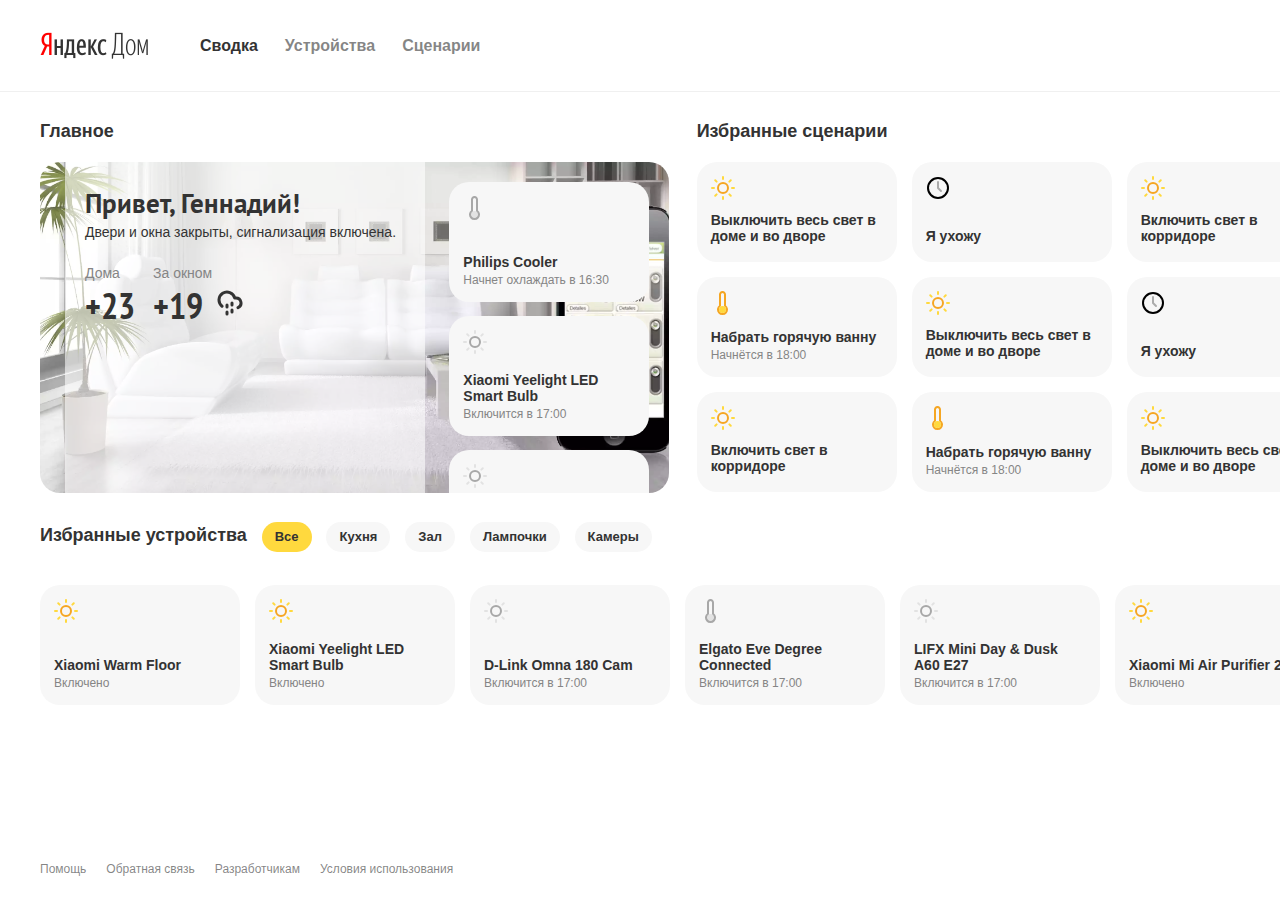
<file: index.html>
<!doctype html>
<html>
<head>
    <meta charset="utf-8">
    <title>Smarthome</title>
    <link rel="shortcut icon" href="favicon.ico"  type="image/x-icon">
    <link rel="preload" as="image" href="./assets/logo.png">
    <link rel="preload" as="image" href="./assets/sh.webp">
    <link rel="preload" as="image" href="./assets/cloud-drizzle.svg">
    <link rel="preload" as="image" href="./assets/panel__icon_clock.svg">
    <link rel="preload" as="image" href="./assets/panel__icon_light_off.svg">
    <link rel="preload" as="image" href="./assets/panel__icon_light_on.svg">
    <link rel="preload" as="image" href="./assets/panel__icon_temp_off.svg">
    <link rel="preload" as="image" href="./assets/panel__icon_temp_on.svg">
    <link rel="preload" href="./fonts/subset-PTSans-Bold.woff2" as="font" type="font/woff2" crossorigin>
    <link rel="preload" href="./fonts/subset-PTSans-NarrowBold.woff2" as="font" type="font/woff2" crossorigin>
    <script src="s.js" async></script>
    <style type="text/css">
    *{box-sizing:border-box}html{font-size:100%;-webkit-text-size-adjust:100%;height:100%}a{color:#2c3e50;text-decoration:none}label{display:block;margin-bottom:5px}article,aside,details,figcaption,figure,footer,header,hgroup,nav,section{display:block}button,input,select,textarea{margin:0;font-size:100%;vertical-align:middle}button,input{line-height:normal}button,html input[type='button'],input[type='reset'],input[type='submit']{cursor:pointer;-webkit-appearance:button}label,select,button,input[type='button'],input[type='reset'],input[type='submit'],input[type='radio'],input[type='checkbox']{cursor:pointer}label,input,button,select,textarea{font-size:15px;font-weight:400;line-height:20px}input,button,select,textarea{font-family:'PT Sans','Helvetica Neue',Helvetica,Arial,sans-serif}input,textarea,.uneditable-input{width:206px}input[type='radio'],input[type='checkbox']{margin:4px 0 0;line-height:normal}input[type='file'],input[type='image'],input[type='submit'],input[type='reset'],input[type='button'],input[type='radio'],input[type='checkbox']{width:auto}.link,.link:active,.link:visited{color:rgba(51,51,51,.6)}.link{text-decoration:none}.link_active,.link:hover{color:inherit}
    </style>
</head>
<style>.page{background-color: #fff;height:100%;font:14px Arial,sans-serif;color:#333;line-height:1.143;margin:0 auto;padding:0;width:1366px}</style>
<body class="page">
    <style>.page__wrapper{display:flex;flex-direction:column;height:100%}</style>
    <div class="page__wrapper">
        <style>.page__wrapper-content{flex:1 0 auto}</style>
        <div class="page__wrapper-content">
            <style>.header{width:100%;height:92px;padding:0 40px;border-bottom:1px solid #f0f0f0;display:flex;align-items:center;background:#fff}.logo{display:inline-block;width:108px;height:27px;position:relative;background-image:url(./assets/logo.png);background-repeat:no-repeat;background-position:left top;background-size:cover}.logo__ya{display:block;position:absolute;z-index:10;outline:0;height:100%;width:69px;left:0;top:0}.logo__ya-sub{display:block;position:absolute;z-index:5;outline:0;height:100%;width:100%;left:0;top:0}.menu{margin-left:52px}.menu__item{margin-right:27px;font-size:16px;font-weight:700;line-height:20px}.menu__list{display:flex;justify-content:flex-start;list-style:none;padding:0;margin:0}
                </style>
            <header class="header">
                <div class="logo header__logo">
                    <a href="yandex.ru" class="link logo__ya"></a>
                    <a href="#" class="link logo__ya-sub"></a>
                </div>
                <nav class="menu">
                    <ul class="menu__list">
                        <li class="menu__item">
                            <a href="#" class="link menu__link link_active">Сводка</a>
                        </li>
                        <li class="menu__item">
                            <a href="#" class="link menu__link">Устройства</a>
                        </li>
                        <li class="menu__item">
                            <a href="#" class="link menu__link">Сценарии</a>
                        </li>
                    </ul>
                </nav>
            </header>
            <style>.content{width:100%;display:flex;flex-wrap:wrap;justify-content:space-between;padding-top:29px}.content__item{width:100%;margin-bottom:29px;position:relative}.content__item_half{width:49%}.content__item_main{padding-left:40px}.content__item_scenarios{padding-right:40px}.content__item-header{font-size:18px;font-weight:700;margin-bottom:20px}.content__item-header_devices{padding-left:40px;display:inline-block;margin-right:11px}</style>
            <main class="content">
                <div class="content__item content__item_half content__item_main">
                    <div class="content__item-header">Главное</div>
                    <style>.main{height:331px;border-radius:20px;padding:0 20px 0 25px;display:flex;justify-content:space-between;background:url(assets/sh.webp) center center/cover no-repeat}</style>
                    <section class="main">
                        <style>.main__info{width:61.585%;padding-top:20px;padding-left:20px;background:rgba(255,255,255,.6)}</style>
                        <div class="main__info">
                            <style>@font-face{font-family:'PT Sans';font-style:normal;font-weight:700;src:local('PT Sans Bold'),url(./fonts/subset-PTSans-Bold.woff2) format('woff2')}.main__greeting{font-family:'PT Sans','Helvetica Neue',Helvetica,Arial,sans-serif;margin-top:6px;font-size:27px;font-weight:700}</style>
                            <div class="main__greeting">Привет, Геннадий!</div>
                            <style>.main__status{margin-top:6px;line-height:16px}</style>
                            <div class="main__status">Двери и окна закрыты, сигнализация включена.</div>
                            <style>.weather{display:flex}.main__weather{margin-top:25px}</style>
                            <div class="weather main__weather">
                                <style>.weather__item{margin-right:18px}</style>
                                <div class="weather__item">
                                    <style>@font-face{font-family:'PT Sans Narrow';font-weight:700;src:local('PT Sans Narrow Bold'),url(./fonts/subset-PTSans-NarrowBold.woff2) format('woff2')}.weather__item-title{color:#858585;margin-bottom:4px}.weather__item-temp{font-size:36px;font-weight:700;line-height:1.16;font-family:'PT Sans Narrow','Helvetica Neue',Helvetica,Arial,sans-serif}</style>
                                    <div class="weather__item-title">Дома</div>
                                    <div class="weather__item-temp">+23</div>
                                </div>
                                <style>.weather__item_outside{padding-right:31px}.weather__item_cloud-drizzle{background:url("assets/cloud-drizzle.svg") 100% 70%/26px no-repeat}</style>
                                <div class="weather__item weather__item_outside weather__item_cloud-drizzle">
                                    <div class="weather__item-title">За окном</div>
                                    <div class="weather__item-temp">+19</div>
                                </div>
                            </div>
                        </div>
                        <style>.main__upcoming-wrapper{width:200px;height:100%;overflow:hidden}</style>
                        <div class="main__upcoming-wrapper">
                            <style>.main__upcoming{width:220px;height:100%;overflow-y:scroll}</style>
                            <div class="main__upcoming">
                                <style>.panel{padding:14px;min-height:100px;width:200px;border-radius:20px;display:flex;flex-direction:column;justify-content:space-between;flex-shrink:0;background:#f7f7f7;cursor:pointer;transition:opacity 0.3s ease-out}.panel:hover{background:#fff;box-shadow:0 2px 6px 0 rgba(197,186,186,.5)}.panel:active{box-shadow:none}.main__panel{margin-bottom:14px;position:relative}.panel_device{height:120px}.panel_first{margin-top:20px}</style>
                                <div class="panel main__panel panel_device panel_first">
                                    <style>.panel__icon{width:24px;height:24px}.panel__icon_temp_off{background:url("assets/panel__icon_temp_off.svg") center center/contain no-repeat}.panel__icon_temp_on{background:url("assets/panel__icon_temp_on.svg") center center/contain no-repeat}.panel__icon_light_off{background:url("assets/panel__icon_light_off.svg") center center/contain no-repeat}.panel__icon_light_on{background:url("assets/panel__icon_light_on.svg") center center/contain no-repeat}.panel__icon_clock{background:url("assets/panel__icon_clock.svg") center center/contain no-repeat}</style>
                                    <div class="panel__icon panel__icon_temp_off"></div>
                                    <div class="panel__text">
                                        <style>.panel__title{font-weight:700;margin-bottom:4px}</style>
                                        <div class="panel__title">Philips Cooler</div>
                                        <style>.panel__sub{font-size:12px;color:#858585}</style>
                                        <div class="panel__sub">Начнет охлаждать в 16:30</div>
                                    </div>
                                </div>
                                <div class="panel main__panel panel_device">
                                    <div class="panel__icon panel__icon_light_off"></div>
                                    <div class="panel__text">
                                        <div class="panel__title">Xiaomi Yeelight LED Smart Bulb</div>
                                        <div class="panel__sub">Включится в 17:00</div>
                                    </div>
                                </div>
                                <div class="panel main__panel panel_device panel_out_bot">
                                    <div class="panel__icon panel__icon_light_off"></div>
                                    <div class="panel__text">
                                        <div class="panel__title">Xiaomi Yeelight LED Smart Bulb</div>
                                        <div class="panel__sub">Включится в 17:00</div>
                                    </div>
                                </div>
                                <div class="panel main__panel panel_device panel_out_bot">
                                    <style>img{width:auto;height:auto;max-width:100%;vertical-align:middle;border:0}</style>
                                </div>
                            </div>
                        </div>
                    </section>
                </div>
                <div class="content__item content__item_half content__item_scenarios">
                    <div class="content__item-header">
                        Избранные сценарии
                    </div>
                    <style>.paginator{height:16px;width:47px;display:flex;justify-content:space-between}.scenarios__paginator{position:absolute;top:0;right:40px}.paginator div{width:16px}</style>
                    <div class="paginator scenarios__paginator">
                        <style>.paginator__arrow{opacity:1;cursor:pointer}.paginator__arrow:hover{opacity:.5}.paginator__arrow:active{opacity:.3}.paginator__arrow_disabled{opacity:.3}</style>
                        <div class="paginator__arrow paginator__arrow_disabled paginator__arrow_left">
                            <svg viewBox="0 0 9 16" width="100%" height="16px">
                                <path fill="currentColor" fill-rule="evenodd" d="M8.7 14.3c.4.4.4 1 0 1.4-.4.4-1 .4-1.4 0l-7-7c-.4-.4-.4-1 0-1.4l7-7c.4-.4 1-.4 1.4 0 .4.4.4 1 0 1.4L2.4 8l6.3 6.3z"></path>
                            </svg>
                        </div>
                        <div class="paginator__arrow paginator__arrow_right">
                            <svg viewBox="0 0 9 16" width="100%" height="16px">
                                <path fill="currentColor" fill-rule="evenodd" d="M.3 14.3c-.4.4-.4 1.02 0 1.4.38.4 1 .4 1.4 0l7-7c.4-.4.4-1.02 0-1.4l-7-7C1.3-.1.68-.1.3.3c-.4.38-.4 1 0 1.4L6.6 8 .3 14.3z"></path>
                            </svg>
                        </div>
                    </div>
                    <style>.scenarios{max-height:331px;background:#fff;display:flex;justify-content:flex-start;overflow-x:hidden}</style>
                    <section class="scenarios">
                        <style>.scenarios__page{display:grid;grid-template-columns:repeat(3,200px);grid-template-rows:repeat(3,100px);grid-column-gap:15px;grid-row-gap:15px;justify-content:space-between;margin-right:15px}</style>
                        <div class="scenarios__page">
                            <div class="panel scenarios__panel">
                                <div class="panel__icon panel__icon_light_on"></div>
                                <div class="panel__text">
                                    <div class="panel__title">Выключить весь свет в доме и во дворе</div>
                                </div>
                            </div>
                            <div class="panel scenarios__panel">
                                <div class="panel__icon panel__icon_clock"></div>
                                <div class="panel__text">
                                    <div class="panel__title">Я ухожу</div>
                                </div>
                            </div>
                            <div class="panel scenarios__panel">
                                <div class="panel__icon panel__icon_light_on"></div>
                                <div class="panel__text">
                                    <div class="panel__title">Включить свет в корридоре</div>
                                </div>
                            </div>
                            <div class="panel scenarios__panel">
                                <div class="panel__icon panel__icon_temp_on"></div>
                                <div class="panel__text">
                                    <div class="panel__title">Набрать горячую ванну</div>
                                    <div class="panel__sub">Начнётся в 18:00</div>
                                </div>
                            </div>
                            <div class="panel scenarios__panel">
                                <div class="panel__icon panel__icon_light_on"></div>
                                <div class="panel__text">
                                    <div class="panel__title">Выключить весь свет в доме и во дворе</div>
                                </div>
                            </div>
                            <div class="panel scenarios__panel">
                                <div class="panel__icon panel__icon_clock"></div>
                                <div class="panel__text">
                                    <div class="panel__title">Я ухожу</div>
                                </div>
                            </div>
                            <div class="panel scenarios__panel">
                                <div class="panel__icon panel__icon_light_on"></div>
                                <div class="panel__text">
                                    <div class="panel__title">Включить свет в корридоре</div>
                                </div>
                            </div>
                            <div class="panel scenarios__panel">
                                <div class="panel__icon panel__icon_temp_on"></div>
                                <div class="panel__text">
                                    <div class="panel__title">Набрать горячую ванну</div>
                                    <div class="panel__sub">Начнётся в 18:00</div>
                                </div>
                            </div>
                            <div class="panel scenarios__panel">
                                <div class="panel__icon panel__icon_light_on"></div>
                                <div class="panel__text">
                                    <div class="panel__title">Выключить весь свет в доме и во дворе</div>
                                </div>
                            </div>
                        </div>
                        <div class="scenarios__page">
                            <div class="panel scenarios__panel">
                                <div class="panel__icon panel__icon_clock"></div>
                                <div class="panel__text">
                                    <div class="panel__title">Я ухожу</div>
                                </div>
                            </div>
                        </div>
                    </section>
                </div>
                <style>.devices{display:flex;justify-content:flex-start;overflow-x:hidden;padding:20px 0 6px 40px}.devices::after{content:'';display:inline-block;min-width:25px}</style>
                <div class="content__item content__item_devices">
                    <span class="content__item-header content__item-header_devices">
                        Избранные устройства
                    </span>
                    <style>.filter__select{display:none}.filter__item-label{display:inline-block;font-size:13px;line-height:1;font-weight:700;background:#f7f7f7;min-height:30px;padding:8px 13px;border-radius:15px;margin-right:11px;cursor:pointer}.filter__item-label:hover{background:#ffd93e}.filter__item-radio{display:none}.filter__item-radio:checked+label{background:#ffd93e}.filter__item-radio_kitchen:checked~.devices .panel{display:none}.filter__item-radio_kitchen:checked~.devices .panel_kitchen{display:flex}.filter__item-radio_room:checked~.devices .panel{display:none}.filter__item-radio_room:checked~.devices .panel_room{display:flex}.filter__item-radio_lamp:checked~.devices .panel{display:none}.filter__item-radio_lamp:checked~.devices .panel_lamp{display:flex}.filter__item-radio_cam:checked~.devices .panel{display:none}.filter__item-radio_cam:checked~.devices .panel_cam{display:flex}</style>
                    <div class="filter__select">
                        <button class="filter__select-button" type="button">
                            <span class="button__text">Все</span>
                            <svg xmlns="http://www.w3.org/2000/svg" width="11" height="6">
                                <path d="M10.3 0L5.5 4.7.7 0 0 .7 5.5 6 11 .7z" />
                            </svg>
                        </button>
                        <div class="filter__select-popup" aria-hidden="true">
                            <div class="filter__select-menu">
                                <div class="filter__select-item filter__select-item_checked" data-group="all">Все</div>
                                <div class="filter__select-item" data-group="kitchen">Кухня</div>
                                <div class="filter__select-item" data-group="room">Зал</div>
                                <div class="filter__select-item" data-group="lamp">Лампочки</div>
                                <div class="filter__select-item" data-group="cam">Камеры</div>
                            </div>
                        </div>
                    </div>
                    <input class="filter__item-radio filter__item_devices filter__item-radio_all" type="radio" name="filter"
                        id="all" checked>
                    <label class="filter__item-label filter__item_devices" for="all">Все</label>
                    <input class="filter__item-radio filter__item_devices filter__item-radio_kitchen" type="radio" name="filter"
                        id="kitchen">
                    <label class="filter__item-label filter__item_devices" for="kitchen">Кухня</label>
                    <input class="filter__item-radio filter__item_devices filter__item-radio_room" type="radio" name="filter"
                        id="room">
                    <label class="filter__item-label filter__item_devices" for="room">Зал</label>
                    <input class="filter__item-radio filter__item_devices filter__item-radio_lamp" type="radio" name="filter"
                        id="lamp">
                    <label class="filter__item-label filter__item_devices" for="lamp">Лампочки</label>
                    <input class="filter__item-radio filter__item_devices filter__item-radio_cam" type="radio" name="filter"
                        id="cam">
                    <label class="filter__item-label filter__item_devices" for="cam">Камеры</label>
                    <style>.devices__paginator{position:absolute;top:0;right:40px}</style>
                    <div class="paginator devices__paginator">
                        <div class="paginator__arrow paginator__arrow_disabled paginator__arrow_left">
                            <svg viewBox="0 0 9 16" width="100%" height="16px">
                                <path fill="currentColor" fill-rule="evenodd" d="M8.7 14.3c.4.4.4 1 0 1.4-.4.4-1 .4-1.4 0l-7-7c-.4-.4-.4-1 0-1.4l7-7c.4-.4 1-.4 1.4 0 .4.4.4 1 0 1.4L2.4 8l6.3 6.3z"></path>
                            </svg>
                        </div>
                        <div class="paginator__arrow paginator__arrow_right">
                            <svg viewBox="0 0 9 16" width="100%" height="16px">
                                <path fill="currentColor" fill-rule="evenodd" d="M.3 14.3c-.4.4-.4 1.02 0 1.4.38.4 1 .4 1.4 0l7-7c.4-.4.4-1.02 0-1.4l-7-7C1.3-.1.68-.1.3.3c-.4.38-.4 1 0 1.4L6.6 8 .3 14.3z"></path>
                            </svg>
                        </div>
                    </div>
                    <section class="devices">
                        <style>.devices__panel{margin-right:15px}</style>
                        <div class="panel panel_device devices__panel panel_room panel_floor">
                            <div class="panel__icon panel__icon_light_on"></div>
                            <div class="panel__text">
                                <div class="panel__title">Xiaomi Warm Floor</div>
                                <div class="panel__sub">Включено</div>
                            </div>
                        </div>
                        <div class="panel panel_device devices__panel panel_lamp">
                            <div class="panel__icon panel__icon_light_on"></div>
                            <div class="panel__text">
                                <div class="panel__title">Xiaomi Yeelight LED Smart Bulb</div>
                                <div class="panel__sub">Включено</div>
                            </div>
                        </div>
                        <div class="panel panel_device devices__panel panel_cam">
                            <div class="panel__icon panel__icon_light_off"></div>
                            <div class="panel__text">
                                <div class="panel__title">D-Link Omna 180 Cam</div>
                                <div class="panel__sub">Включится в 17:00</div>
                            </div>
                        </div>
                        <div class="panel panel_device devices__panel panel_room panel_temp">
                            <div class="panel__icon panel__icon_temp_off"></div>
                            <div class="panel__text">
                                <div class="panel__title">Elgato Eve Degree Connected</div>
                                <div class="panel__sub">Включится в 17:00</div>
                            </div>
                        </div>
                        <div class="panel panel_device devices__panel panel_lamp">
                            <div class="panel__icon panel__icon_light_off"></div>
                            <div class="panel__text">
                                <div class="panel__title">LIFX Mini Day & Dusk A60 E27</div>
                                <div class="panel__sub">Включится в 17:00</div>
                            </div>
                        </div>
                        <div class="panel panel_device devices__panel panel_room">
                            <div class="panel__icon panel__icon_light_on"></div>
                            <div class="panel__text">
                                <div class="panel__title">Xiaomi Mi Air Purifier 2S</div>
                                <div class="panel__sub">Включено</div>
                            </div>
                        </div>
                        <div class="panel panel_device devices__panel panel_lamp">
                            <div class="panel__icon panel__icon_light_off"></div>
                            <div class="panel__text">
                                <div class="panel__title">Philips Zhirui</div>
                                <div class="panel__sub">Выключено</div>
                            </div>
                        </div>
                        <div class="panel panel_device devices__panel panel_kitchen">
                            <div class="panel__icon panel__icon_light_on"></div>
                            <div class="panel__text">
                                <div class="panel__title">Philips Purifier</div>
                                <div class="panel__sub">Включено</div>
                            </div>
                        </div>
                    </section>
                </div>
            </main>
        </div>
        <style>.footer{flex:0 0 auto;display:flex;justify-content:flex-start;align-items:center;flex-wrap:wrap;padding-left:40px;width:100%;height:60px;font-size:12px}</style>
        <footer class="footer">
            <style>.footer__link{margin-right:20px}</style>
            <a href="#" class="link footer__link">Помощь</a>
            <a href="#" class="link footer__link">Обратная связь</a>
            <a href="#" class="link footer__link">Разработчикам</a>
            <a href="#" class="link footer__link">Условия использования</a>
        </footer>
    </div>
    <div class="modal modal_temp">
        <div class="modal__content">
            <div class="modal__body">
                <div class="modal__title">Elgato Eve Degree Connected</div>
                <div class="modal__value modal__value_temp">+23</div>
                <div class="modal__status">Включено</div>
                <div class="modal__filter">
                    <div class="filter__item-label modal__filter-item_temp" id="manual">Вручную</div>
                    <div class="filter__item-label modal__filter-item_temp" id="cold">Холодно</div>
                    <div class="filter__item-label modal__filter-item_temp" id="warm">Тепло</div>
                    <div class="filter__item-label modal__filter-item_temp" id="hot">Жарко</div>
                </div>
                <div class="adjust-bar__container adjust-bar__container_theme_temp modal__adjust">
                    <input class="adjust-bar adjust-bar_theme_temp" type="range" name="lightRange" id="lightRange"
                        value="23" min="-10" max="30" orient="vertical">
                </div>
            </div>
            <div class="modal__controls">
                <div class="button button_size_l button_color_yellow modal__button">Применить</div>
                <div class="button button_size_l modal__button modal_close">Закрыть</div>
            </div>
        </div>
    </div>
    <div class="modal modal_light">
        <div class="modal__content">
            <div class="modal__body">
                <div class="modal__title">Xiaomi Yeelight LED Smart Bulb</div>
                <div class="modal__value modal__value_light"></div>
                <div class="modal__status">Включено</div>
                <div class="modal__filter">
                    <div class="filter__item-label modal__filter-item" id="manual">Вручную</div>
                    <div class="filter__item-label modal__filter-item" id="day">Дневной свет</div>
                    <div class="filter__item-label modal__filter-item" id="evening">Вечерний свет</div>
                    <div class="filter__item-label modal__filter-item" id="dawn">Рассвет</div>
                </div>
                <div class="adjust-bar__container adjust-bar__container_theme_light modal__adjust">
                    <input class="adjust-bar adjust-bar_theme_light" type="range" name="tempRange" id="lightRange"
                        value="25" min="0" max="50" orient="vertical">
                </div>
            </div>
            <div class="modal__controls">
                <div class="button button_size_l button_color_yellow modal__button">Применить</div>
                <div class="button button_size_l modal__button modal_close">Закрыть</div>
            </div>
        </div>
    </div>
    <div class="modal modal_knob">
        <div class="modal__content">
            <div class="modal__body">
                <div class="modal__title">Xiaomi Warm Floor</div>
                <div class="modal__value modal__value_temp">+23</div>
                <div class="modal__status">Включено</div>
                <div class="knob__wrapper">
                    <div class="knob">
                        <svg viewBox="-110 -110 220 220" id="foobar">
                            <filter id="knob-shadow">
                                <feGaussianBlur in="SourceAlpha" stdDeviation="2" />
                                <feOffset dx="2" dy="0" result="offsetblur" />
                                <feFlood flood-color="rgba(134,121,71,0.45)" />
                                <feComposite in2="offsetblur" operator="in" />
                                <feMerge>
                                    <feMergeNode />
                                    <feMergeNode in="SourceGraphic" />
                                </feMerge>
                            </filter>
                            <g class="knob-container">
                                <circle class="knob_center" cx="0" cy="0" />
                                <circle class="knob__indicator-bg" r="110" cx="0" cy="0" />
                                <circle class="knob__indicator" r="100" cx="0" cy="0" />
                                <circle class="knob__indicator-mask" r="100" cx="0" cy="0" />
                                <circle class="knob__indicator-bounds" r="100" cx="0" cy="0" />
                                <circle class="knob__self" r="89" cx="0" cy="0" />
                                <polygon class="knob__arrow" points="-90,0 -85,5 -85,-5" />
                            </g>
                        </svg>
                        <div class="knob__value">+23</div>
                    </div>
                </div>
            </div>
            <div class="modal__controls">
                <div class="button button_size_l button_color_yellow modal__button">Применить</div>
                <div class="button button_size_l modal__button modal_close">Закрыть</div>
            </div>
        </div>
    </div>
    <style>.modal{display:none;flex-direction:column;justify-content:center;align-items:center;position:fixed;z-index:1;left:0;top:0;width:100%;height:100%;overflow:auto;background:rgba(51,51,51,.5)}.modal_open{display:flex}.modal_open .modal__content{animation:modal 0.2s ease forwards}.modal__title{font-size:27px;font-weight:700;margin-bottom:6px}.modal__value{box-sizing:content-box;position:absolute;top:20px;right:20px;font-size:36px;font-weight:700;max-width:62px;height:40px;padding-right:32px}.modal__value_temp{background:url('data:image/svg+xml;utf8,<svg width="24" height="24" xmlns="http://www.w3.org/2000/svg"><g fill="none" fill-rule="evenodd"><path d="M0 0h24v24H0z"/><path d="M14 14.76V3.5a2.5 2.5 0 1 0-5 0v11.26a4.5 4.5 0 1 0 5 0z" stroke="#F5A623" stroke-width="2" stroke-linecap="round" stroke-linejoin="round"/><circle fill="#FFD93E" fill-rule="nonzero" cx="11.5" cy="18.5" r="3.5"/></g></svg>') calc(100% + 10px) 0% / contain no-repeat}.modal__value_light{height:45px;padding-right:45px;background:url('data:image/svg+xml;utf8,<svg width="24" height="24" xmlns="http://www.w3.org/2000/svg"><g fill="none" fill-rule="evenodd"><path d="M-1140-250H226v768h-1366z"/><path d="M0 0h24v24H0z"/><g transform="translate(1 1)" stroke-linecap="round" stroke-linejoin="round" stroke-width="2" stroke="#333"><circle stroke-opacity=".4" cx="11" cy="11" r="5"/><path stroke-opacity=".1" d="M11 0v2m0 18v2M3.22 3.22l1.42 1.42m12.72 12.72l1.42 1.42M0 11h2m18 0h2M3.22 18.78l1.42-1.42M17.36 4.64l1.42-1.42"/></g></g></svg>') right center/contain no-repeat}.modal__status{margin-bottom:20px}.modal__adjust{margin-top:25px}.modal__button{width:48.5%}.modal__content{max-width:640px;width:100%}.modal__body{position:relative;flex-shrink:0;padding:25px;margin-bottom:15px;border-radius:20px;background:#fff}.modal__controls{width:100%;display:flex;justify-content:space-between;flex-wrap:wrap}.adjust-bar{-webkit-appearance:none;appearance:none;outline:none;border-radius:30px;width:100%;height:60px;margin:0;display:flex;justify-content:space-between;align-items:center;position:relative}.adjust-bar::-webkit-slider-thumb{-webkit-appearance:none;appearance:none;cursor:pointer;width:60px;height:60px;border:3px solid rgba(51,51,51,.1);border-radius:30px;box-shadow:0 0 0 4px #fff}.adjust-bar__container_theme_temp{position:relative}.adjust-bar__container_theme_temp::before,.adjust-bar__container_theme_temp::after{color:#fff;font-size:18px;font-weight:700;position:absolute;top:20px;z-index:1;pointer-events:none}.adjust-bar__container_theme_temp::before{content:'–10';left:15px}.adjust-bar__container_theme_temp::after{content:'+30';right:15px}.adjust-bar__container_theme_light{position:relative}.adjust-bar__container_theme_light::before,.adjust-bar__container_theme_light::after{content:'';position:absolute;z-index:1;pointer-events:none}.adjust-bar__container_theme_light::before{top:14px;left:14px;width:30px;height:30px;background:url('data:image/svg+xml;utf8,<svg width="24" height="24" xmlns="http://www.w3.org/2000/svg"><g fill="none" fill-rule="evenodd"><path d="M-1140-250H226v768h-1366z"/><path d="M0 0h24v24H0z"/><g transform="translate(1 1)" stroke-linecap="round" stroke-linejoin="round" stroke="#fff"><circle cx="11" cy="11" r="5"/><path d="M11 0v2m0 18v2M3.22 3.22l1.42 1.42m12.72 12.72l1.42 1.42M0 11h2m18 0h2M3.22 18.78l1.42-1.42M17.36 4.64l1.42-1.42"/></g></g></svg>') center center/contain no-repeat}.adjust-bar__container_theme_light::after{top:13px;right:13px;width:34px;height:34px;background:url('data:image/svg+xml;utf8,<svg width="24" height="24" xmlns="http://www.w3.org/2000/svg"><g fill="none" fill-rule="evenodd"><path d="M-1140-250H226v768h-1366z"/><path d="M0 0h24v24H0z"/><g transform="translate(1 1)" stroke-linecap="round" stroke-linejoin="round" stroke-width="2" stroke="#fff"><circle cx="11" cy="11" r="5"/><path d="M11 0v2m0 18v2M3.22 3.22l1.42 1.42m12.72 12.72l1.42 1.42M0 11h2m18 0h2M3.22 18.78l1.42-1.42M17.36 4.64l1.42-1.42"/></g></g></svg>') center center/contain no-repeat}.adjust-bar_theme_temp{background-image:linear-gradient(90deg,#068fff 0%,#ffd800 50%,#f76b1c 100%)}.adjust-bar_theme_light{background-image:linear-gradient(90deg,#ffe682 0%,#ff9e00 100%)}.button{cursor:pointer;display:flex;justify-content:center;align-items:center;background:#fff}.button_color_yellow{background:#ffd93e}.button_size_l{font-size:18px;font-weight:700;height:60px;border-radius:20px}.button:hover{box-shadow:0 2px 6px 0 rgba(255,225,225,.6)}.button:active{box-shadow:none}.knob{width:220px;height:220px;display:flex;justify-content:center;align-items:center;position:relative}.knob svg{width:220px;height:220px;transform:rotate(90deg)}.knob__indicator{fill:none;stroke:#f5a623;stroke-width:20px;stroke-dasharray:0 629;transform:rotate(29deg)}.knob__indicator-bounds{fill:transparent;stroke:#fff;stroke-width:21px;stroke-dasharray:99 629;transform:rotate(-29deg)}.knob__indicator-bg{fill:rgba(51,51,51,.7)}.knob__indicator-mask{fill:transparent;stroke:#fff;stroke-width:22px;stroke-dasharray:4 1;transform:rotate(1deg)}.knob__self{fill:#fefefe;filter:url('#knob-shadow');cursor:pointer}.knob__value{font-size:66px;font-weight:700;position:absolute;user-select:none;pointer-events:none}.knob__wrapper{display:flex;justify-content:center;align-items:center;height:80%}</style>
</body>

</html>
</file>
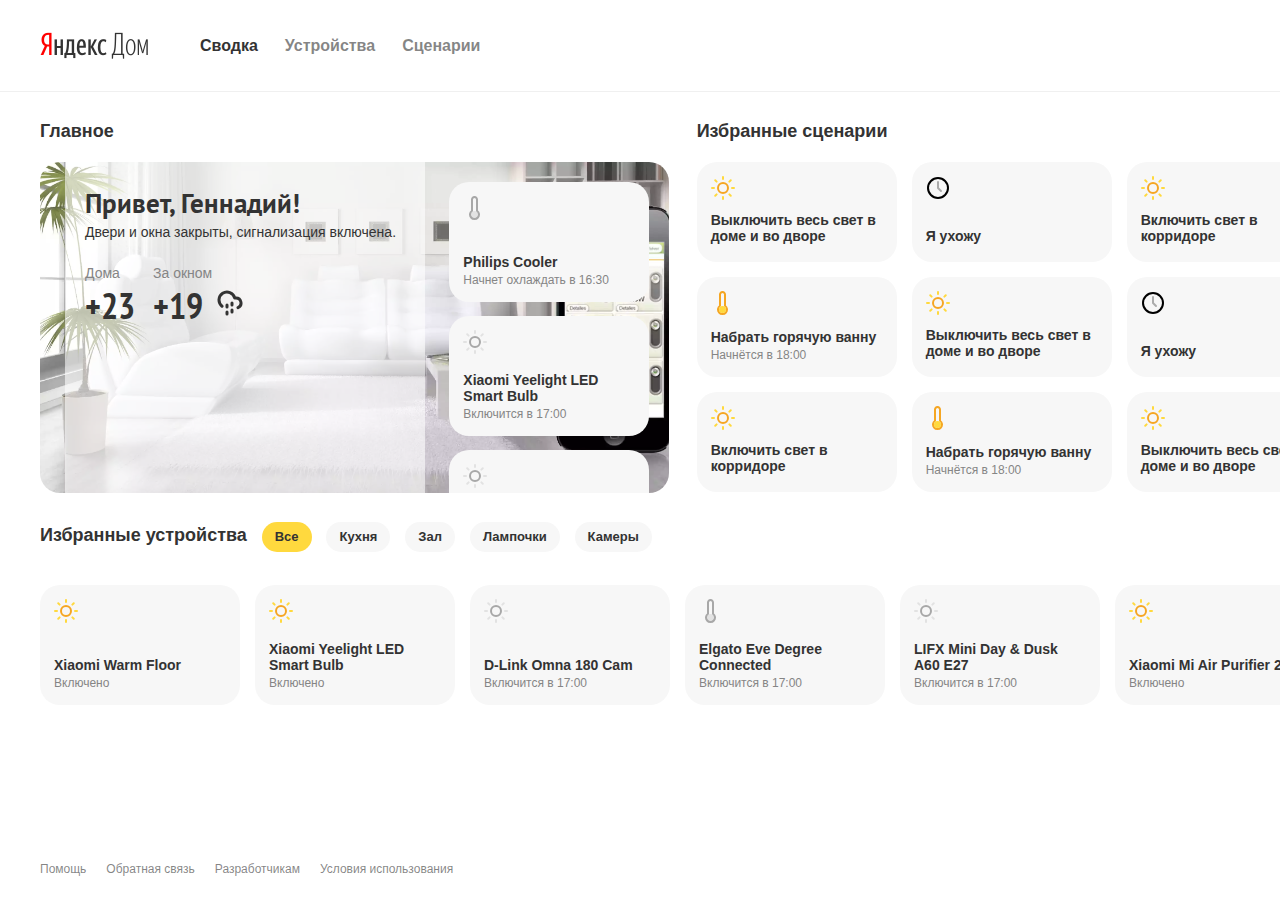
<file: 10amworking.html>
<!doctype html>
<html>

<head>
    <meta charset="utf-8">
    <title>Smarthome</title>
    <link rel="shortcut icon" href="favicon.ico"  type="image/x-icon">
    <link rel="preload" as="image" href="./assets/logo.png">
    <link rel="preload" as="image" href="./assets/sh.webp">
    <link rel="preload" as="image" href="./assets/cloud-drizzle.svg">
    <link rel="preload" as="image" href="./assets/panel__icon_clock.svg">
    <link rel="preload" as="image" href="./assets/panel__icon_light_off.svg">
    <link rel="preload" as="image" href="./assets/panel__icon_light_on.svg">
    <link rel="preload" as="image" href="./assets/panel__icon_temp_off.svg">
    <link rel="preload" as="image" href="./assets/panel__icon_temp_on.svg">
    <link rel="preload" href="./fonts/subset-PTSans-Bold.woff2" as="font" type="font/woff2" crossorigin>
    <link rel="preload" href="./fonts/subset-PTSans-NarrowBold.woff2" as="font" type="font/woff2" crossorigin>
    <style type="text/css">
    *{box-sizing:border-box}html{font-size:100%;-webkit-text-size-adjust:100%;height:100%}a{color:#2c3e50;text-decoration:none}label{display:block;margin-bottom:5px}article,aside,details,figcaption,figure,footer,header,hgroup,nav,section{display:block}button,input,select,textarea{margin:0;font-size:100%;vertical-align:middle}button,input{line-height:normal}button,html input[type='button'],input[type='reset'],input[type='submit']{cursor:pointer;-webkit-appearance:button}label,select,button,input[type='button'],input[type='reset'],input[type='submit'],input[type='radio'],input[type='checkbox']{cursor:pointer}label,input,button,select,textarea{font-size:15px;font-weight:400;line-height:20px}input,button,select,textarea{font-family:'PT Sans','Helvetica Neue',Helvetica,Arial,sans-serif}input,textarea,.uneditable-input{width:206px}input[type='radio'],input[type='checkbox']{margin:4px 0 0;line-height:normal}input[type='file'],input[type='image'],input[type='submit'],input[type='reset'],input[type='button'],input[type='radio'],input[type='checkbox']{width:auto}.link,.link:active,.link:visited{color:rgba(51,51,51,.6)}.link{text-decoration:none}.link_active,.link:hover{color:inherit}
    </style>
</head>

<style>.page{background-color: #fff;height:100%;font:14px Arial,sans-serif;color:#333;line-height:1.143;margin:0 auto;padding:0;width:1366px}</style>

<body class="page">
    <style>.page__wrapper{display:flex;flex-direction:column;height:100%}</style>
    <div class="page__wrapper">
        <style>.page__wrapper-content{flex:1 0 auto}</style>
        <div class="page__wrapper-content">
            <style>.header{width:100%;height:92px;padding:0 40px;border-bottom:1px solid #f0f0f0;display:flex;align-items:center;background:#fff}.logo{display:inline-block;width:108px;height:27px;position:relative;background-image:url(./assets/logo.png);background-repeat:no-repeat;background-position:left top;background-size:cover}.logo__ya{display:block;position:absolute;z-index:10;outline:0;height:100%;width:69px;left:0;top:0}.logo__ya-sub{display:block;position:absolute;z-index:5;outline:0;height:100%;width:100%;left:0;top:0}.menu{margin-left:52px}.menu__item{margin-right:27px;font-size:16px;font-weight:700;line-height:20px}.menu__list{display:flex;justify-content:flex-start;list-style:none;padding:0;margin:0}
                </style>
            <header class="header">
                <div class="logo header__logo">
                    <a href="yandex.ru" class="link logo__ya"></a>
                    <a href="#" class="link logo__ya-sub"></a>
                </div>
                <nav class="menu">
                    <ul class="menu__list">
                        <li class="menu__item">
                            <a href="#" class="link menu__link link_active">Сводка</a>
                        </li>
                        <li class="menu__item">
                            <a href="#" class="link menu__link">Устройства</a>
                        </li>
                        <li class="menu__item">
                            <a href="#" class="link menu__link">Сценарии</a>
                        </li>
                    </ul>
                </nav>
            </header>

            <style>.content{width:100%;display:flex;flex-wrap:wrap;justify-content:space-between;padding-top:29px}.content__item{width:100%;margin-bottom:29px;position:relative}.content__item_half{width:49%}.content__item_main{padding-left:40px}.content__item_scenarios{padding-right:40px}.content__item-header{font-size:18px;font-weight:700;margin-bottom:20px}.content__item-header_devices{padding-left:40px;display:inline-block;margin-right:11px}</style>
            <main class="content">
                <div class="content__item content__item_half content__item_main">
                    <div class="content__item-header">Главное</div>
                    <style>.main{height:331px;border-radius:20px;padding:0 20px 0 25px;display:flex;justify-content:space-between;background:url(assets/sh.webp) center center/cover no-repeat}</style>
                    <section class="main">
                        <style>.main__info{width:61.585%;padding-top:20px;padding-left:20px;background:rgba(255,255,255,.6)}</style>
                        <div class="main__info">
                            <style>.main__greeting{font-family:'PT Sans','Helvetica Neue',Helvetica,Arial,sans-serif;margin-top:6px;font-size:27px;font-weight:700}</style>
                            <div class="main__greeting">Привет, Геннадий!</div>
                            <style>.main__status{margin-top:6px;line-height:16px}</style>
                            <div class="main__status">Двери и окна закрыты, сигнализация включена.</div>
                            <style>.weather{display:flex}.main__weather{margin-top:25px}</style>
                            <div class="weather main__weather">
                                <style>.weather__item{margin-right:18px}</style>
                                <div class="weather__item">
                                    <style>.weather__item-title{color:#858585;margin-bottom:4px}.weather__item-temp{font-size:36px;font-weight:700;line-height:1.16;font-family:'PT Sans Narrow','Helvetica Neue',Helvetica,Arial,sans-serif}</style>
                                    <div class="weather__item-title">Дома</div>
                                    <div class="weather__item-temp">+23</div>
                                </div>
                                <style>.weather__item_outside{padding-right:31px}.weather__item_cloud-drizzle{background:url("assets/cloud-drizzle.svg") 100% 70%/26px no-repeat}</style>
                                <div class="weather__item weather__item_outside weather__item_cloud-drizzle">
                                    <div class="weather__item-title">За окном</div>
                                    <div class="weather__item-temp">+19</div>
                                </div>
                            </div>
                        </div>
                        <style>.main__upcoming-wrapper{width:200px;height:100%;overflow:hidden}</style>
                        <div class="main__upcoming-wrapper">
                            <style>.main__upcoming{width:220px;height:100%;overflow-y:scroll}</style>
                            <div class="main__upcoming">
                                <style>.panel{padding:14px;min-height:100px;width:200px;border-radius:20px;display:flex;flex-direction:column;justify-content:space-between;flex-shrink:0;background:#f7f7f7;cursor:pointer;transition:opacity 0.3s ease-out}.panel:hover{background:#fff;box-shadow:0 2px 6px 0 rgba(197,186,186,.5)}.panel:active{box-shadow:none}.main__panel{margin-bottom:14px;position:relative}.panel_device{height:120px}.panel_first{margin-top:20px}</style>
                                <div class="panel main__panel panel_device panel_first">
                                    <style>.panel__icon{width:24px;height:24px}.panel__icon_temp_off{background:url("assets/panel__icon_temp_off.svg") center center/contain no-repeat}.panel__icon_temp_on{background:url("assets/panel__icon_temp_on.svg") center center/contain no-repeat}.panel__icon_light_off{background:url("assets/panel__icon_light_off.svg") center center/contain no-repeat}.panel__icon_light_on{background:url("assets/panel__icon_light_on.svg") center center/contain no-repeat}.panel__icon_clock{background:url("assets/panel__icon_clock.svg") center center/contain no-repeat}</style>
                                    <div class="panel__icon panel__icon_temp_off"></div>
                                    <div class="panel__text">
                                        <style>.panel__title{font-weight:700;margin-bottom:4px}</style>
                                        <div class="panel__title">Philips Cooler</div>
                                        <style>.panel__sub{font-size:12px;color:#858585}</style>
                                        <div class="panel__sub">Начнет охлаждать в 16:30</div>
                                    </div>
                                </div>
                                <div class="panel main__panel panel_device">
                                    <div class="panel__icon panel__icon_light_off"></div>
                                    <div class="panel__text">
                                        <div class="panel__title">Xiaomi Yeelight LED Smart Bulb</div>
                                        <div class="panel__sub">Включится в 17:00</div>
                                    </div>
                                </div>
                                <div class="panel main__panel panel_device panel_out_bot">
                                    <div class="panel__icon panel__icon_light_off"></div>
                                    <div class="panel__text">
                                        <div class="panel__title">Xiaomi Yeelight LED Smart Bulb</div>
                                        <div class="panel__sub">Включится в 17:00</div>
                                    </div>
                                </div>
                                <div class="panel main__panel panel_device panel_out_bot">
                                    <style>img{width:auto;height:auto;max-width:100%;vertical-align:middle;border:0}</style>
                                    <a target=_blank href="http://ya.ru"><img src=./assets/banner.webp />
                                    </a>
                                </div>
                            </div>
                        </div>
                    </section>
                </div>
                <div class="content__item content__item_half content__item_scenarios">
                    <div class="content__item-header">
                        Избранные сценарии
                    </div>
                    <style>.paginator{height:16px;width:47px;display:flex;justify-content:space-between}.scenarios__paginator{position:absolute;top:0;right:40px}.paginator div{width:16px}</style>
                    <div class="paginator scenarios__paginator">
                        <style>.paginator__arrow{opacity:1;cursor:pointer}.paginator__arrow:hover{opacity:.5}.paginator__arrow:active{opacity:.3}.paginator__arrow_disabled{opacity:.3}</style>
                        <div class="paginator__arrow paginator__arrow_disabled paginator__arrow_left">
                            <svg viewBox="0 0 9 16" width="100%" height="16px">
                                <path fill="currentColor" fill-rule="evenodd" d="M8.7 14.3c.4.4.4 1 0 1.4-.4.4-1 .4-1.4 0l-7-7c-.4-.4-.4-1 0-1.4l7-7c.4-.4 1-.4 1.4 0 .4.4.4 1 0 1.4L2.4 8l6.3 6.3z"></path>
                            </svg>
                        </div>
                        <div class="paginator__arrow paginator__arrow_right">
                            <svg viewBox="0 0 9 16" width="100%" height="16px">
                                <path fill="currentColor" fill-rule="evenodd" d="M.3 14.3c-.4.4-.4 1.02 0 1.4.38.4 1 .4 1.4 0l7-7c.4-.4.4-1.02 0-1.4l-7-7C1.3-.1.68-.1.3.3c-.4.38-.4 1 0 1.4L6.6 8 .3 14.3z"></path>
                            </svg>
                        </div>
                    </div>
                    <style>.scenarios{max-height:331px;background:#fff;display:flex;justify-content:flex-start;overflow-x:hidden}</style>
                    <section class="scenarios">
                        <style>.scenarios__page{display:grid;grid-template-columns:repeat(3,200px);grid-template-rows:repeat(3,100px);grid-column-gap:15px;grid-row-gap:15px;justify-content:space-between;margin-right:15px}</style>
                        <div class="scenarios__page">
                            <div class="panel scenarios__panel">
                                <div class="panel__icon panel__icon_light_on"></div>
                                <div class="panel__text">
                                    <div class="panel__title">Выключить весь свет в доме и во дворе</div>
                                </div>
                            </div>
                            <div class="panel scenarios__panel">
                                <div class="panel__icon panel__icon_clock"></div>
                                <div class="panel__text">
                                    <div class="panel__title">Я ухожу</div>
                                </div>
                            </div>
                            <div class="panel scenarios__panel">
                                <div class="panel__icon panel__icon_light_on"></div>
                                <div class="panel__text">
                                    <div class="panel__title">Включить свет в корридоре</div>
                                </div>
                            </div>
                            <div class="panel scenarios__panel">
                                <div class="panel__icon panel__icon_temp_on"></div>
                                <div class="panel__text">
                                    <div class="panel__title">Набрать горячую ванну</div>
                                    <div class="panel__sub">Начнётся в 18:00</div>
                                </div>
                            </div>
                            <div class="panel scenarios__panel">
                                <div class="panel__icon panel__icon_light_on"></div>
                                <div class="panel__text">
                                    <div class="panel__title">Выключить весь свет в доме и во дворе</div>
                                </div>
                            </div>
                            <div class="panel scenarios__panel">
                                <div class="panel__icon panel__icon_clock"></div>
                                <div class="panel__text">
                                    <div class="panel__title">Я ухожу</div>
                                </div>
                            </div>
                            <div class="panel scenarios__panel">
                                <div class="panel__icon panel__icon_light_on"></div>
                                <div class="panel__text">
                                    <div class="panel__title">Включить свет в корридоре</div>
                                </div>
                            </div>
                            <div class="panel scenarios__panel">
                                <div class="panel__icon panel__icon_temp_on"></div>
                                <div class="panel__text">
                                    <div class="panel__title">Набрать горячую ванну</div>
                                    <div class="panel__sub">Начнётся в 18:00</div>
                                </div>
                            </div>
                            <div class="panel scenarios__panel">
                                <div class="panel__icon panel__icon_light_on"></div>
                                <div class="panel__text">
                                    <div class="panel__title">Выключить весь свет в доме и во дворе</div>
                                </div>
                            </div>
                        </div>
                        <div class="scenarios__page">
                            <div class="panel scenarios__panel">
                                <div class="panel__icon panel__icon_clock"></div>
                                <div class="panel__text">
                                    <div class="panel__title">Я ухожу</div>
                                </div>
                            </div>
                        </div>
                    </section>
                </div>
                <style>
                    .devices{display:flex;justify-content:flex-start;overflow-x:hidden;padding:20px 0 6px 40px}.devices::after{content:'';display:inline-block;min-width:25px}
                </style>
                <div class="content__item content__item_devices">
                    <span class="content__item-header content__item-header_devices">
                        Избранные устройства
                    </span>
                    <style>.filter__select{display:none}.filter__item-label{display:inline-block;font-size:13px;line-height:1;font-weight:700;background:#f7f7f7;min-height:30px;padding:8px 13px;border-radius:15px;margin-right:11px;cursor:pointer}.filter__item-label:hover{background:#ffd93e}.filter__item-radio{display:none}.filter__item-radio:checked+label{background:#ffd93e}.filter__item-radio_kitchen:checked~.devices .panel{display:none}.filter__item-radio_kitchen:checked~.devices .panel_kitchen{display:flex}.filter__item-radio_room:checked~.devices .panel{display:none}.filter__item-radio_room:checked~.devices .panel_room{display:flex}.filter__item-radio_lamp:checked~.devices .panel{display:none}.filter__item-radio_lamp:checked~.devices .panel_lamp{display:flex}.filter__item-radio_cam:checked~.devices .panel{display:none}.filter__item-radio_cam:checked~.devices .panel_cam{display:flex}</style>
                    <div class="filter__select">
                        <button class="filter__select-button" type="button">
                            <span class="button__text">Все</span>
                            <svg xmlns="http://www.w3.org/2000/svg" width="11" height="6">
                                <path d="M10.3 0L5.5 4.7.7 0 0 .7 5.5 6 11 .7z" />
                            </svg>
                        </button>
                        <div class="filter__select-popup" aria-hidden="true">
                            <div class="filter__select-menu">
                                <div class="filter__select-item filter__select-item_checked" data-group="all">Все</div>
                                <div class="filter__select-item" data-group="kitchen">Кухня</div>
                                <div class="filter__select-item" data-group="room">Зал</div>
                                <div class="filter__select-item" data-group="lamp">Лампочки</div>
                                <div class="filter__select-item" data-group="cam">Камеры</div>
                            </div>
                        </div>
                    </div>
                    <input class="filter__item-radio filter__item_devices filter__item-radio_all" type="radio" name="filter"
                        id="all" checked>
                    <label class="filter__item-label filter__item_devices" for="all">Все</label>
                    <input class="filter__item-radio filter__item_devices filter__item-radio_kitchen" type="radio" name="filter"
                        id="kitchen">
                    <label class="filter__item-label filter__item_devices" for="kitchen">Кухня</label>
                    <input class="filter__item-radio filter__item_devices filter__item-radio_room" type="radio" name="filter"
                        id="room">
                    <label class="filter__item-label filter__item_devices" for="room">Зал</label>
                    <input class="filter__item-radio filter__item_devices filter__item-radio_lamp" type="radio" name="filter"
                        id="lamp">
                    <label class="filter__item-label filter__item_devices" for="lamp">Лампочки</label>
                    <input class="filter__item-radio filter__item_devices filter__item-radio_cam" type="radio" name="filter"
                        id="cam">
                    <label class="filter__item-label filter__item_devices" for="cam">Камеры</label>
                    <style>.devices__paginator{position:absolute;top:0;right:40px}</style>
                    <div class="paginator devices__paginator">
                        <div class="paginator__arrow paginator__arrow_disabled paginator__arrow_left">
                            <svg viewBox="0 0 9 16" width="100%" height="16px">
                                <path fill="currentColor" fill-rule="evenodd" d="M8.7 14.3c.4.4.4 1 0 1.4-.4.4-1 .4-1.4 0l-7-7c-.4-.4-.4-1 0-1.4l7-7c.4-.4 1-.4 1.4 0 .4.4.4 1 0 1.4L2.4 8l6.3 6.3z"></path>
                            </svg>
                        </div>
                        <div class="paginator__arrow paginator__arrow_right">
                            <svg viewBox="0 0 9 16" width="100%" height="16px">
                                <path fill="currentColor" fill-rule="evenodd" d="M.3 14.3c-.4.4-.4 1.02 0 1.4.38.4 1 .4 1.4 0l7-7c.4-.4.4-1.02 0-1.4l-7-7C1.3-.1.68-.1.3.3c-.4.38-.4 1 0 1.4L6.6 8 .3 14.3z"></path>
                            </svg>
                        </div>
                    </div>
                    <section class="devices">
                        <style>.devices__panel{margin-right:15px}</style>
                        <div class="panel panel_device devices__panel panel_room panel_floor">
                            <div class="panel__icon panel__icon_light_on"></div>
                            <div class="panel__text">
                                <div class="panel__title">Xiaomi Warm Floor</div>
                                <div class="panel__sub">Включено</div>
                            </div>
                        </div>
                        <div class="panel panel_device devices__panel panel_lamp">
                            <div class="panel__icon panel__icon_light_on"></div>
                            <div class="panel__text">
                                <div class="panel__title">Xiaomi Yeelight LED Smart Bulb</div>
                                <div class="panel__sub">Включено</div>
                            </div>
                        </div>
                        <div class="panel panel_device devices__panel panel_cam">
                            <div class="panel__icon panel__icon_light_off"></div>
                            <div class="panel__text">
                                <div class="panel__title">D-Link Omna 180 Cam</div>
                                <div class="panel__sub">Включится в 17:00</div>
                            </div>
                        </div>
                        <div class="panel panel_device devices__panel panel_room panel_temp">
                            <div class="panel__icon panel__icon_temp_off"></div>
                            <div class="panel__text">
                                <div class="panel__title">Elgato Eve Degree Connected</div>
                                <div class="panel__sub">Включится в 17:00</div>
                            </div>
                        </div>
                        <div class="panel panel_device devices__panel panel_lamp">
                            <div class="panel__icon panel__icon_light_off"></div>
                            <div class="panel__text">
                                <div class="panel__title">LIFX Mini Day & Dusk A60 E27</div>
                                <div class="panel__sub">Включится в 17:00</div>
                            </div>
                        </div>
                        <div class="panel panel_device devices__panel panel_room">
                            <div class="panel__icon panel__icon_light_on"></div>
                            <div class="panel__text">
                                <div class="panel__title">Xiaomi Mi Air Purifier 2S</div>
                                <div class="panel__sub">Включено</div>
                            </div>
                        </div>
                        <div class="panel panel_device devices__panel panel_lamp">
                            <div class="panel__icon panel__icon_light_off"></div>
                            <div class="panel__text">
                                <div class="panel__title">Philips Zhirui</div>
                                <div class="panel__sub">Выключено</div>
                            </div>
                        </div>
                        <div class="panel panel_device devices__panel panel_kitchen">
                            <div class="panel__icon panel__icon_light_on"></div>
                            <div class="panel__text">
                                <div class="panel__title">Philips Purifier</div>
                                <div class="panel__sub">Включено</div>
                            </div>
                        </div>
                    </section>
                </div>
            </main>
        </div>
        <style>.footer{flex:0 0 auto;display:flex;justify-content:flex-start;align-items:center;flex-wrap:wrap;padding-left:40px;width:100%;height:60px;font-size:12px}</style>
        <footer class="footer">
            <style>.footer__link{margin-right:20px}</style>
            <a href="#" class="link footer__link">Помощь</a>
            <a href="#" class="link footer__link">Обратная связь</a>
            <a href="#" class="link footer__link">Разработчикам</a>
            <a href="#" class="link footer__link">Условия использования</a>
        </footer>
    </div>
    <style>.modal{display:none;flex-direction:column;justify-content:center;align-items:center;position:fixed;z-index:1;left:0;top:0;width:100%;height:100%;overflow:auto;background:rgba(51,51,51,.5)}.modal_open{display:flex}.modal_open .modal__content{animation:modal 0.2s ease forwards}.modal__title{font-size:27px;font-weight:700;margin-bottom:6px}.modal__value{box-sizing:content-box;position:absolute;top:20px;right:20px;font-size:36px;font-weight:700;max-width:62px;height:40px;padding-right:32px}.modal__value_temp{background:url("assets/panel__icon_temp_on.svg") calc(100% + 10px) 0% / contain no-repeat}.modal__value_light{height:45px;padding-right:45px;background:url("assets/panel__icon_light_off.svg") right center/contain no-repeat}.modal__status{margin-bottom:20px}.modal__adjust{margin-top:25px}.modal__button{width:48.5%}.modal__content{max-width:640px;width:100%}.modal__body{position:relative;flex-shrink:0;padding:25px;margin-bottom:15px;border-radius:20px;background:#fff}.modal__controls{width:100%;display:flex;justify-content:space-between;flex-wrap:wrap}.adjust-bar{-webkit-appearance:none;appearance:none;outline:none;border-radius:30px;width:100%;height:60px;margin:0;display:flex;justify-content:space-between;align-items:center;position:relative}.adjust-bar::-webkit-slider-thumb{-webkit-appearance:none;appearance:none;cursor:pointer;width:60px;height:60px;border:3px solid rgba(51,51,51,.1);border-radius:30px;box-shadow:0 0 0 4px #fff}.adjust-bar__container_theme_temp{position:relative}.adjust-bar__container_theme_temp::before,.adjust-bar__container_theme_temp::after{color:#fff;font-size:18px;font-weight:700;position:absolute;top:20px;z-index:1;pointer-events:none}.adjust-bar__container_theme_temp::before{content:'–10';left:15px}.adjust-bar__container_theme_temp::after{content:'+30';right:15px}.adjust-bar__container_theme_light{position:relative}.adjust-bar__container_theme_light::before,.adjust-bar__container_theme_light::after{content:'';position:absolute;z-index:1;pointer-events:none}.adjust-bar__container_theme_light::before{top:14px;left:14px;width:30px;height:30px;background:url("assets/adjust-bar_light_from.svg") center center/contain no-repeat}.adjust-bar__container_theme_light::after{top:13px;right:13px;width:34px;height:34px;background:url("assets/adjust-bar_light_to.svg") center center/contain no-repeat}.adjust-bar_theme_temp{background-image:linear-gradient(90deg,#068fff 0%,#ffd800 50%,#f76b1c 100%)}.adjust-bar_theme_light{background-image:linear-gradient(90deg,#ffe682 0%,#ff9e00 100%)}.button{cursor:pointer;display:flex;justify-content:center;align-items:center;background:#fff}.button_color_yellow{background:#ffd93e}.button_size_l{font-size:18px;font-weight:700;height:60px;border-radius:20px}.button:hover{box-shadow:0 2px 6px 0 rgba(255,225,225,.6)}.button:active{box-shadow:none}.knob{width:220px;height:220px;display:flex;justify-content:center;align-items:center;position:relative}.knob svg{width:220px;height:220px;transform:rotate(90deg)}.knob__indicator{fill:none;stroke:#f5a623;stroke-width:20px;stroke-dasharray:0 629;transform:rotate(29deg)}.knob__indicator-bounds{fill:transparent;stroke:#fff;stroke-width:21px;stroke-dasharray:99 629;transform:rotate(-29deg)}.knob__indicator-bg{fill:rgba(51,51,51,.7)}.knob__indicator-mask{fill:transparent;stroke:#fff;stroke-width:22px;stroke-dasharray:4 1;transform:rotate(1deg)}.knob__self{fill:#fefefe;filter:url('#knob-shadow');cursor:pointer}.knob__value{font-size:66px;font-weight:700;position:absolute;user-select:none;pointer-events:none}.knob__wrapper{display:flex;justify-content:center;align-items:center;height:80%}</style>
    <div class="modal modal_temp">
        <div class="modal__content">
            <div class="modal__body">
                <div class="modal__title">Elgato Eve Degree Connected</div>
                <div class="modal__value modal__value_temp">+23</div>
                <div class="modal__status">Включено</div>
                <div class="modal__filter">
                    <div class="filter__item-label modal__filter-item_temp" id="manual">Вручную</div>
                    <div class="filter__item-label modal__filter-item_temp" id="cold">Холодно</div>
                    <div class="filter__item-label modal__filter-item_temp" id="warm">Тепло</div>
                    <div class="filter__item-label modal__filter-item_temp" id="hot">Жарко</div>
                </div>
                <div class="adjust-bar__container adjust-bar__container_theme_temp modal__adjust">
                    <input class="adjust-bar adjust-bar_theme_temp" type="range" name="lightRange" id="lightRange"
                        value="23" min="-10" max="30" orient="vertical">
                </div>
            </div>
            <div class="modal__controls">
                <div class="button button_size_l button_color_yellow modal__button">Применить</div>
                <div class="button button_size_l modal__button modal_close">Закрыть</div>
            </div>
        </div>
    </div>
    <div class="modal modal_light">
        <div class="modal__content">
            <div class="modal__body">
                <div class="modal__title">Xiaomi Yeelight LED Smart Bulb</div>
                <div class="modal__value modal__value_light"></div>
                <div class="modal__status">Включено</div>
                <div class="modal__filter">
                    <div class="filter__item-label modal__filter-item" id="manual">Вручную</div>
                    <div class="filter__item-label modal__filter-item" id="day">Дневной свет</div>
                    <div class="filter__item-label modal__filter-item" id="evening">Вечерний свет</div>
                    <div class="filter__item-label modal__filter-item" id="dawn">Рассвет</div>
                </div>
                <div class="adjust-bar__container adjust-bar__container_theme_light modal__adjust">
                    <input class="adjust-bar adjust-bar_theme_light" type="range" name="tempRange" id="lightRange"
                        value="25" min="0" max="50" orient="vertical">
                </div>
            </div>
            <div class="modal__controls">
                <div class="button button_size_l button_color_yellow modal__button">Применить</div>
                <div class="button button_size_l modal__button modal_close">Закрыть</div>
            </div>
        </div>
    </div>
    <div class="modal modal_knob">
        <div class="modal__content">
            <div class="modal__body">
                <div class="modal__title">Xiaomi Warm Floor</div>
                <div class="modal__value modal__value_temp">+23</div>
                <div class="modal__status">Включено</div>
                <div class="knob__wrapper">
                    <div class="knob">
                        <svg viewBox="-110 -110 220 220" id="foobar">
                            <filter id="knob-shadow">
                                <feGaussianBlur in="SourceAlpha" stdDeviation="2" />
                                <feOffset dx="2" dy="0" result="offsetblur" />
                                <feFlood flood-color="rgba(134,121,71,0.45)" />
                                <feComposite in2="offsetblur" operator="in" />
                                <feMerge>
                                    <feMergeNode />
                                    <feMergeNode in="SourceGraphic" />
                                </feMerge>
                            </filter>
                            <g class="knob-container">
                                <circle class="knob_center" cx="0" cy="0" />
                                <circle class="knob__indicator-bg" r="110" cx="0" cy="0" />
                                <circle class="knob__indicator" r="100" cx="0" cy="0" />
                                <circle class="knob__indicator-mask" r="100" cx="0" cy="0" />
                                <circle class="knob__indicator-bounds" r="100" cx="0" cy="0" />
                                <circle class="knob__self" r="89" cx="0" cy="0" />
                                <polygon class="knob__arrow" points="-90,0 -85,5 -85,-5" />
                            </g>
                        </svg>
                        <div class="knob__value">+23</div>
                    </div>
                </div>
            </div>
            <div class="modal__controls">
                <div class="button button_size_l button_color_yellow modal__button">Применить</div>
                <div class="button button_size_l modal__button modal_close">Закрыть</div>
            </div>
        </div>
    </div>
    <style>
    @font-face{font-family:'PT Sans';font-style:normal;font-weight:700;src:local('PT Sans Bold'),url(./fonts/subset-PTSans-Bold.woff2) format('woff2')}@font-face{font-family:'PT Sans Narrow';font-weight:700;src:local('PT Sans Narrow Bold'),url(./fonts/subset-PTSans-NarrowBold.woff2) format('woff2')}
    </style>
    <script>
        const e=document.querySelector(".modal__value");document.querySelector(".adjust-bar.adjust-bar_theme_temp").oninput=(()=>e.innerHTML=this.value>0?"+"+this.value:this.value);const t=document.querySelector(".devices__paginator .paginator__arrow_left"),o=document.querySelector(".devices__paginator .paginator__arrow_right"),r=document.querySelectorAll(".devices__panel").length,l=document.querySelector(".devices");let c=1;document.querySelector(".devices__paginator").classList.toggle("paginator_hide",r<7);const n=(e,t)=>e.scroll({top:0,left:t,behavior:"smooth"});let a,s;o.addEventListener("click",()=>{c+=1,t.classList.toggle("paginator__arrow_disabled",1===c),n(l,1366)}),t.addEventListener("click",()=>{c>1&&(c-=1,t.classList.toggle("paginator__arrow_disabled",1===c),n(l,-1366))});const i=e=>{e>.42?e=.42:e<-.42&&(e=-.42),s=e,a=(e=>Math.floor(Math.abs(360*e*1.73+265)/53+26))(e),document.querySelector(".modal_knob .modal__value").innerHTML="+"+a,document.querySelector(".knob__value").innerHTML="+"+a,document.querySelector(".knob__indicator").style.strokeDasharray=360*s*1.73+265+" 629",document.querySelector(".knob__arrow").style.transform="rotate("+360*s+"deg)"},d=(e,t)=>{const o=(e=>{const t=e.getBoundingClientRect();return[t.left+(t.right-t.left)/2,t.top+(t.bottom-t.top)/2]})(t);let r,l=[e.clientX,e.clientY];return e.targetTouches&&e.targetTouches[0]&&(l=[e.targetTouches[0].clientX,e.targetTouches[0].clientY]),r=Math.atan2(l[1]-o[1],l[0]-o[0]),r+=Math.PI/2};let u,_=null,m=null;const g=e=>{e.preventDefault(),e.stopPropagation();const t=d(e,document.querySelector(".knob_center"));u=!0,_=t,m=s},p=()=>u=!1,h=e=>{if(!u)return;const t=_;let o=d(e,document.querySelector(".knob_center")),r=o-t;_=o,r<0&&(r+=2*Math.PI),r>Math.PI&&(r-=2*Math.PI);const l=r/Math.PI/2,c=m+l;m=c,i(c)};(()=>{const e=document.querySelector(".knob-container");e.addEventListener("mousedown",g),document.addEventListener("mouseup",p),document.addEventListener("mousemove",h),e.addEventListener("touchstart",g),document.addEventListener("touchend",p),document.addEventListener("touchmove",h)})(),i(0),document.querySelectorAll(".modal_close").forEach(e=>{e.onclick=(()=>{document.querySelectorAll(".modal").forEach(e=>{e.classList.toggle("modal_open",!1),document.querySelector("body").style.overflow="auto"})})});const y={manual:-10,cold:0,warm:23,hot:30};document.querySelectorAll(".modal__filter-item_temp").forEach(e=>{e.onclick=(()=>{document.querySelector(".adjust-bar_theme_temp").value=y[this.id],document.querySelector(".modal_temp .modal__value").innerHTML=y[this.id]>0?"+"+y[this.id]:y[this.id]})});const q=e=>{document.querySelector(e).classList.toggle("modal_open",!0),document.querySelector("body").style.overflow="hidden"};document.querySelectorAll(".panel_temp").forEach(e=>e.onclick=(()=>q(".modal_temp"))),document.querySelectorAll(".panel_lamp").forEach(e=>e.onclick=(()=>q(".modal_light"))),document.querySelectorAll(".panel_floor").forEach(e=>e.onclick=(()=>q(".modal_knob")));const S=document.querySelector(".scenarios__paginator .paginator__arrow_left"),v=document.querySelector(".scenarios__paginator .paginator__arrow_right"),L=document.querySelectorAll(".scenarios__panel").length,f=document.querySelectorAll(".scenarios__page").length,b=document.querySelector(".scenarios");let k=1;document.querySelector(".scenarios__paginator").classList.toggle("paginator_hide",L<=9),v.addEventListener("click",()=>{k<f&&(k+=1,v.classList.toggle("paginator__arrow_disabled",k===f),S.classList.toggle("paginator__arrow_disabled",1===k),n(b,645))}),S.addEventListener("click",()=>{k>1&&(k-=1,v.classList.toggle("paginator__arrow_disabled",k===f),S.classList.toggle("paginator__arrow_disabled",1===k),n(b,-645))});const E=document.querySelector(".filter__select-button"),w=document.querySelector(".filter__select-button .button__text"),M=document.querySelectorAll(".filter__select-item"),A=document.querySelector(".filter__select-popup");E.addEventListener("click",()=>A.classList.toggle("filter__select-popup_open")),M.forEach(e=>e.addEventListener("click",e=>{document.querySelector("#"+e.target.dataset.group).checked=!0,M.forEach(e=>e.classList.toggle("filter__select-item_checked",!1)),e.target.classList.toggle("filter__select-item_checked",!0),A.classList.toggle("filter__select-popup_open",!1),w.innerText=e.target.innerText}));
    </script>
</body>

</html>
</file>
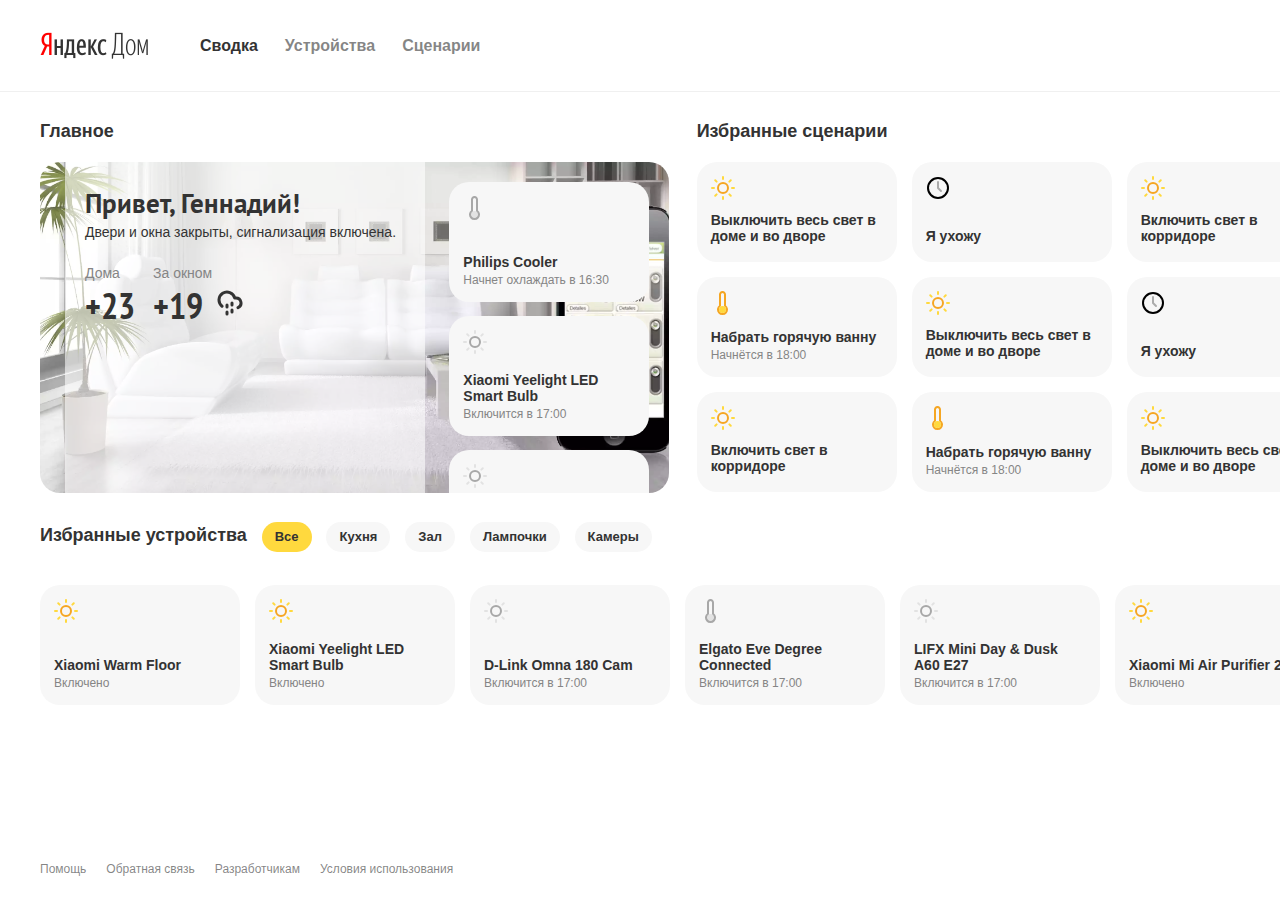
<file: index-min-last.html>
<!doctype html><html><head> <meta charset="utf-8"> <title>Smarthome</title> <link rel="shortcut icon" href="favicon.ico" type="image/x-icon"> <link rel="preload" as="image" href="./assets/logo.png"> <link rel="preload" as="image" href="./assets/sh.webp"> <link rel="preload" as="image" href="./assets/cloud-drizzle.svg"> <link rel="preload" as="image" href="./assets/panel__icon_clock.svg"> <link rel="preload" as="image" href="./assets/panel__icon_light_off.svg"> <link rel="preload" as="image" href="./assets/panel__icon_light_on.svg"> <link rel="preload" as="image" href="./assets/panel__icon_temp_off.svg"> <link rel="preload" as="image" href="./assets/panel__icon_temp_on.svg"> <link rel="preload" href="./fonts/subset-PTSans-Bold.woff2" as="font" type="font/woff2" crossorigin> <link rel="preload" href="./fonts/subset-PTSans-NarrowBold.woff2" as="font" type="font/woff2" crossorigin> <script src="s.js" async></script> <style type="text/css"> *{box-sizing:border-box}html{font-size:100%;-webkit-text-size-adjust:100%;height:100%}a{color:#2c3e50;text-decoration:none}label{display:block;margin-bottom:5px}article,aside,details,figcaption,figure,footer,header,hgroup,nav,section{display:block}button,input,select,textarea{margin:0;font-size:100%;vertical-align:middle}button,input{line-height:normal}button,html input[type='button'],input[type='reset'],input[type='submit']{cursor:pointer;-webkit-appearance:button}label,select,button,input[type='button'],input[type='reset'],input[type='submit'],input[type='radio'],input[type='checkbox']{cursor:pointer}label,input,button,select,textarea{font-size:15px;font-weight:400;line-height:20px}input,button,select,textarea{font-family:'PT Sans','Helvetica Neue',Helvetica,Arial,sans-serif}input,textarea,.uneditable-input{width:206px}input[type='radio'],input[type='checkbox']{margin:4px 0 0;line-height:normal}input[type='file'],input[type='image'],input[type='submit'],input[type='reset'],input[type='button'],input[type='radio'],input[type='checkbox']{width:auto}.link,.link:active,.link:visited{color:rgba(51,51,51,.6)}.link{text-decoration:none}.link_active,.link:hover{color:inherit}</style></head><style>@font-face{font-family:'PT Sans';font-style:normal;font-weight:700;src:local('PT Sans Bold'),url(./fonts/subset-PTSans-Bold.woff2) format('woff2')}@font-face{font-family:'PT Sans Narrow';font-weight:700;src:local('PT Sans Narrow Bold'),url(./fonts/subset-PTSans-NarrowBold.woff2) format('woff2')}.page{background-color: #fff;height:100%;font:14px Arial,sans-serif;color:#333;line-height:1.143;margin:0 auto;padding:0;width:1366px}</style><body class="page"> <style>.page__wrapper{display:flex;flex-direction:column;height:100%}</style> <div class="page__wrapper"> <style>.page__wrapper-content{flex:1 0 auto}</style> <div class="page__wrapper-content"> <style>.header{width:100%;height:92px;padding:0 40px;border-bottom:1px solid #f0f0f0;display:flex;align-items:center;background:#fff}.logo{display:inline-block;width:108px;height:27px;position:relative;background-image:url(./assets/logo.png);background-repeat:no-repeat;background-position:left top;background-size:cover}.logo__ya{display:block;position:absolute;z-index:10;outline:0;height:100%;width:69px;left:0;top:0}.logo__ya-sub{display:block;position:absolute;z-index:5;outline:0;height:100%;width:100%;left:0;top:0}.menu{margin-left:52px}.menu__item{margin-right:27px;font-size:16px;font-weight:700;line-height:20px}.menu__list{display:flex;justify-content:flex-start;list-style:none;padding:0;margin:0}</style> <header class="header"> <div class="logo header__logo"> <a href="yandex.ru" class="link logo__ya"></a> <a href="#" class="link logo__ya-sub"></a> </div><nav class="menu"> <ul class="menu__list"> <li class="menu__item"> <a href="#" class="link menu__link link_active">Сводка</a> </li><li class="menu__item"> <a href="#" class="link menu__link">Устройства</a> </li><li class="menu__item"> <a href="#" class="link menu__link">Сценарии</a> </li></ul> </nav> </header> <style>.content{width:100%;display:flex;flex-wrap:wrap;justify-content:space-between;padding-top:29px}.content__item{width:100%;margin-bottom:29px;position:relative}.content__item_half{width:49%}.content__item_main{padding-left:40px}.content__item_scenarios{padding-right:40px}.content__item-header{font-size:18px;font-weight:700;margin-bottom:20px}.content__item-header_devices{padding-left:40px;display:inline-block;margin-right:11px}</style> <main class="content"> <div class="content__item content__item_half content__item_main"> <div class="content__item-header">Главное</div><style>.main{height:331px;border-radius:20px;padding:0 20px 0 25px;display:flex;justify-content:space-between;background:url(assets/sh.webp) center center/cover no-repeat}</style> <section class="main"> <style>.main__info{width:61.585%;padding-top:20px;padding-left:20px;background:rgba(255,255,255,.6)}</style> <div class="main__info"> <style>.main__greeting{font-family:'PT Sans','Helvetica Neue',Helvetica,Arial,sans-serif;margin-top:6px;font-size:27px;font-weight:700}</style> <div class="main__greeting">Привет, Геннадий!</div><style>.main__status{margin-top:6px;line-height:16px}</style> <div class="main__status">Двери и окна закрыты, сигнализация включена.</div><style>.weather{display:flex}.main__weather{margin-top:25px}</style> <div class="weather main__weather"> <style>.weather__item{margin-right:18px}</style> <div class="weather__item"> <style>.weather__item-title{color:#858585;margin-bottom:4px}.weather__item-temp{font-size:36px;font-weight:700;line-height:1.16;font-family:'PT Sans Narrow','Helvetica Neue',Helvetica,Arial,sans-serif}</style> <div class="weather__item-title">Дома</div><div class="weather__item-temp">+23</div></div><style>.weather__item_outside{padding-right:31px}.weather__item_cloud-drizzle{background:url("assets/cloud-drizzle.svg") 100% 70%/26px no-repeat}</style> <div class="weather__item weather__item_outside weather__item_cloud-drizzle"> <div class="weather__item-title">За окном</div><div class="weather__item-temp">+19</div></div></div></div><style>.main__upcoming-wrapper{width:200px;height:100%;overflow:hidden}</style> <div class="main__upcoming-wrapper"> <style>.main__upcoming{width:220px;height:100%;overflow-y:scroll}</style> <div class="main__upcoming"> <style>.panel{padding:14px;min-height:100px;width:200px;border-radius:20px;display:flex;flex-direction:column;justify-content:space-between;flex-shrink:0;background:#f7f7f7;cursor:pointer;transition:opacity 0.3s ease-out}.panel:hover{background:#fff;box-shadow:0 2px 6px 0 rgba(197,186,186,.5)}.panel:active{box-shadow:none}.main__panel{margin-bottom:14px;position:relative}.panel_device{height:120px}.panel_first{margin-top:20px}</style> <div class="panel main__panel panel_device panel_first"> <style>.panel__icon{width:24px;height:24px}.panel__icon_temp_off{background:url("assets/panel__icon_temp_off.svg") center center/contain no-repeat}.panel__icon_temp_on{background:url("assets/panel__icon_temp_on.svg") center center/contain no-repeat}.panel__icon_light_off{background:url("assets/panel__icon_light_off.svg") center center/contain no-repeat}.panel__icon_light_on{background:url("assets/panel__icon_light_on.svg") center center/contain no-repeat}.panel__icon_clock{background:url("assets/panel__icon_clock.svg") center center/contain no-repeat}</style> <div class="panel__icon panel__icon_temp_off"></div><div class="panel__text"> <style>.panel__title{font-weight:700;margin-bottom:4px}</style> <div class="panel__title">Philips Cooler</div><style>.panel__sub{font-size:12px;color:#858585}</style> <div class="panel__sub">Начнет охлаждать в 16:30</div></div></div><div class="panel main__panel panel_device"> <div class="panel__icon panel__icon_light_off"></div><div class="panel__text"> <div class="panel__title">Xiaomi Yeelight LED Smart Bulb</div><div class="panel__sub">Включится в 17:00</div></div></div><div class="panel main__panel panel_device panel_out_bot"> <div class="panel__icon panel__icon_light_off"></div><div class="panel__text"> <div class="panel__title">Xiaomi Yeelight LED Smart Bulb</div><div class="panel__sub">Включится в 17:00</div></div></div><div class="panel main__panel panel_device panel_out_bot"> <style>img{width:auto;height:auto;max-width:100%;vertical-align:middle;border:0}</style> </div></div></div></section> </div><div class="content__item content__item_half content__item_scenarios"> <div class="content__item-header"> Избранные сценарии </div><style>.paginator{height:16px;width:47px;display:flex;justify-content:space-between}.scenarios__paginator{position:absolute;top:0;right:40px}.paginator div{width:16px}</style> <div class="paginator scenarios__paginator"> <style>.paginator__arrow{opacity:1;cursor:pointer}.paginator__arrow:hover{opacity:.5}.paginator__arrow:active{opacity:.3}.paginator__arrow_disabled{opacity:.3}</style> <div class="paginator__arrow paginator__arrow_disabled paginator__arrow_left"> <svg viewBox="0 0 9 16" width="100%" height="16px"> <path fill="currentColor" fill-rule="evenodd" d="M8.7 14.3c.4.4.4 1 0 1.4-.4.4-1 .4-1.4 0l-7-7c-.4-.4-.4-1 0-1.4l7-7c.4-.4 1-.4 1.4 0 .4.4.4 1 0 1.4L2.4 8l6.3 6.3z"></path> </svg> </div><div class="paginator__arrow paginator__arrow_right"> <svg viewBox="0 0 9 16" width="100%" height="16px"> <path fill="currentColor" fill-rule="evenodd" d="M.3 14.3c-.4.4-.4 1.02 0 1.4.38.4 1 .4 1.4 0l7-7c.4-.4.4-1.02 0-1.4l-7-7C1.3-.1.68-.1.3.3c-.4.38-.4 1 0 1.4L6.6 8 .3 14.3z"></path> </svg> </div></div><style>.scenarios{max-height:331px;background:#fff;display:flex;justify-content:flex-start;overflow-x:hidden}</style> <section class="scenarios"> <style>.scenarios__page{display:grid;grid-template-columns:repeat(3,200px);grid-template-rows:repeat(3,100px);grid-column-gap:15px;grid-row-gap:15px;justify-content:space-between;margin-right:15px}</style> <div class="scenarios__page"> <div class="panel scenarios__panel"> <div class="panel__icon panel__icon_light_on"></div><div class="panel__text"> <div class="panel__title">Выключить весь свет в доме и во дворе</div></div></div><div class="panel scenarios__panel"> <div class="panel__icon panel__icon_clock"></div><div class="panel__text"> <div class="panel__title">Я ухожу</div></div></div><div class="panel scenarios__panel"> <div class="panel__icon panel__icon_light_on"></div><div class="panel__text"> <div class="panel__title">Включить свет в корридоре</div></div></div><div class="panel scenarios__panel"> <div class="panel__icon panel__icon_temp_on"></div><div class="panel__text"> <div class="panel__title">Набрать горячую ванну</div><div class="panel__sub">Начнётся в 18:00</div></div></div><div class="panel scenarios__panel"> <div class="panel__icon panel__icon_light_on"></div><div class="panel__text"> <div class="panel__title">Выключить весь свет в доме и во дворе</div></div></div><div class="panel scenarios__panel"> <div class="panel__icon panel__icon_clock"></div><div class="panel__text"> <div class="panel__title">Я ухожу</div></div></div><div class="panel scenarios__panel"> <div class="panel__icon panel__icon_light_on"></div><div class="panel__text"> <div class="panel__title">Включить свет в корридоре</div></div></div><div class="panel scenarios__panel"> <div class="panel__icon panel__icon_temp_on"></div><div class="panel__text"> <div class="panel__title">Набрать горячую ванну</div><div class="panel__sub">Начнётся в 18:00</div></div></div><div class="panel scenarios__panel"> <div class="panel__icon panel__icon_light_on"></div><div class="panel__text"> <div class="panel__title">Выключить весь свет в доме и во дворе</div></div></div></div><div class="scenarios__page"> <div class="panel scenarios__panel"> <div class="panel__icon panel__icon_clock"></div><div class="panel__text"> <div class="panel__title">Я ухожу</div></div></div></div></section> </div><style>.devices{display:flex;justify-content:flex-start;overflow-x:hidden;padding:20px 0 6px 40px}.devices::after{content:'';display:inline-block;min-width:25px}</style> <div class="content__item content__item_devices"> <span class="content__item-header content__item-header_devices"> Избранные устройства </span> <style>.filter__select{display:none}.filter__item-label{display:inline-block;font-size:13px;line-height:1;font-weight:700;background:#f7f7f7;min-height:30px;padding:8px 13px;border-radius:15px;margin-right:11px;cursor:pointer}.filter__item-label:hover{background:#ffd93e}.filter__item-radio{display:none}.filter__item-radio:checked+label{background:#ffd93e}.filter__item-radio_kitchen:checked~.devices .panel{display:none}.filter__item-radio_kitchen:checked~.devices .panel_kitchen{display:flex}.filter__item-radio_room:checked~.devices .panel{display:none}.filter__item-radio_room:checked~.devices .panel_room{display:flex}.filter__item-radio_lamp:checked~.devices .panel{display:none}.filter__item-radio_lamp:checked~.devices .panel_lamp{display:flex}.filter__item-radio_cam:checked~.devices .panel{display:none}.filter__item-radio_cam:checked~.devices .panel_cam{display:flex}</style> <div class="filter__select"> <button class="filter__select-button" type="button"> <span class="button__text">Все</span> <svg xmlns="http://www.w3.org/2000/svg" width="11" height="6"> <path d="M10.3 0L5.5 4.7.7 0 0 .7 5.5 6 11 .7z"/> </svg> </button> <div class="filter__select-popup" aria-hidden="true"> <div class="filter__select-menu"> <div class="filter__select-item filter__select-item_checked" data-group="all">Все</div><div class="filter__select-item" data-group="kitchen">Кухня</div><div class="filter__select-item" data-group="room">Зал</div><div class="filter__select-item" data-group="lamp">Лампочки</div><div class="filter__select-item" data-group="cam">Камеры</div></div></div></div><input class="filter__item-radio filter__item_devices filter__item-radio_all" type="radio" name="filter" id="all" checked> <label class="filter__item-label filter__item_devices" for="all">Все</label> <input class="filter__item-radio filter__item_devices filter__item-radio_kitchen" type="radio" name="filter" id="kitchen"> <label class="filter__item-label filter__item_devices" for="kitchen">Кухня</label> <input class="filter__item-radio filter__item_devices filter__item-radio_room" type="radio" name="filter" id="room"> <label class="filter__item-label filter__item_devices" for="room">Зал</label> <input class="filter__item-radio filter__item_devices filter__item-radio_lamp" type="radio" name="filter" id="lamp"> <label class="filter__item-label filter__item_devices" for="lamp">Лампочки</label> <input class="filter__item-radio filter__item_devices filter__item-radio_cam" type="radio" name="filter" id="cam"> <label class="filter__item-label filter__item_devices" for="cam">Камеры</label> <style>.devices__paginator{position:absolute;top:0;right:40px}</style> <div class="paginator devices__paginator"> <div class="paginator__arrow paginator__arrow_disabled paginator__arrow_left"> <svg viewBox="0 0 9 16" width="100%" height="16px"> <path fill="currentColor" fill-rule="evenodd" d="M8.7 14.3c.4.4.4 1 0 1.4-.4.4-1 .4-1.4 0l-7-7c-.4-.4-.4-1 0-1.4l7-7c.4-.4 1-.4 1.4 0 .4.4.4 1 0 1.4L2.4 8l6.3 6.3z"></path> </svg> </div><div class="paginator__arrow paginator__arrow_right"> <svg viewBox="0 0 9 16" width="100%" height="16px"> <path fill="currentColor" fill-rule="evenodd" d="M.3 14.3c-.4.4-.4 1.02 0 1.4.38.4 1 .4 1.4 0l7-7c.4-.4.4-1.02 0-1.4l-7-7C1.3-.1.68-.1.3.3c-.4.38-.4 1 0 1.4L6.6 8 .3 14.3z"></path> </svg> </div></div><section class="devices"> <style>.devices__panel{margin-right:15px}</style> <div class="panel panel_device devices__panel panel_room panel_floor"> <div class="panel__icon panel__icon_light_on"></div><div class="panel__text"> <div class="panel__title">Xiaomi Warm Floor</div><div class="panel__sub">Включено</div></div></div><div class="panel panel_device devices__panel panel_lamp"> <div class="panel__icon panel__icon_light_on"></div><div class="panel__text"> <div class="panel__title">Xiaomi Yeelight LED Smart Bulb</div><div class="panel__sub">Включено</div></div></div><div class="panel panel_device devices__panel panel_cam"> <div class="panel__icon panel__icon_light_off"></div><div class="panel__text"> <div class="panel__title">D-Link Omna 180 Cam</div><div class="panel__sub">Включится в 17:00</div></div></div><div class="panel panel_device devices__panel panel_room panel_temp"> <div class="panel__icon panel__icon_temp_off"></div><div class="panel__text"> <div class="panel__title">Elgato Eve Degree Connected</div><div class="panel__sub">Включится в 17:00</div></div></div><div class="panel panel_device devices__panel panel_lamp"> <div class="panel__icon panel__icon_light_off"></div><div class="panel__text"> <div class="panel__title">LIFX Mini Day & Dusk A60 E27</div><div class="panel__sub">Включится в 17:00</div></div></div><div class="panel panel_device devices__panel panel_room"> <div class="panel__icon panel__icon_light_on"></div><div class="panel__text"> <div class="panel__title">Xiaomi Mi Air Purifier 2S</div><div class="panel__sub">Включено</div></div></div><div class="panel panel_device devices__panel panel_lamp"> <div class="panel__icon panel__icon_light_off"></div><div class="panel__text"> <div class="panel__title">Philips Zhirui</div><div class="panel__sub">Выключено</div></div></div><div class="panel panel_device devices__panel panel_kitchen"> <div class="panel__icon panel__icon_light_on"></div><div class="panel__text"> <div class="panel__title">Philips Purifier</div><div class="panel__sub">Включено</div></div></div></section> </div></main> </div><style>.footer{flex:0 0 auto;display:flex;justify-content:flex-start;align-items:center;flex-wrap:wrap;padding-left:40px;width:100%;height:60px;font-size:12px}</style> <footer class="footer"> <style>.footer__link{margin-right:20px}</style> <a href="#" class="link footer__link">Помощь</a> <a href="#" class="link footer__link">Обратная связь</a> <a href="#" class="link footer__link">Разработчикам</a> <a href="#" class="link footer__link">Условия использования</a> </footer> </div><style>.modal{display:none;flex-direction:column;justify-content:center;align-items:center;position:fixed;z-index:1;left:0;top:0;width:100%;height:100%;overflow:auto;background:rgba(51,51,51,.5)}.modal_open{display:flex}.modal_open .modal__content{animation:modal 0.2s ease forwards}.modal__title{font-size:27px;font-weight:700;margin-bottom:6px}.modal__value{box-sizing:content-box;position:absolute;top:20px;right:20px;font-size:36px;font-weight:700;max-width:62px;height:40px;padding-right:32px}.modal__value_temp{background:url("assets/panel__icon_temp_on.svg") calc(100% + 10px) 0% / contain no-repeat}.modal__value_light{height:45px;padding-right:45px;background:url("assets/panel__icon_light_off.svg") right center/contain no-repeat}.modal__status{margin-bottom:20px}.modal__adjust{margin-top:25px}.modal__button{width:48.5%}.modal__content{max-width:640px;width:100%}.modal__body{position:relative;flex-shrink:0;padding:25px;margin-bottom:15px;border-radius:20px;background:#fff}.modal__controls{width:100%;display:flex;justify-content:space-between;flex-wrap:wrap}.adjust-bar{-webkit-appearance:none;appearance:none;outline:none;border-radius:30px;width:100%;height:60px;margin:0;display:flex;justify-content:space-between;align-items:center;position:relative}.adjust-bar::-webkit-slider-thumb{-webkit-appearance:none;appearance:none;cursor:pointer;width:60px;height:60px;border:3px solid rgba(51,51,51,.1);border-radius:30px;box-shadow:0 0 0 4px #fff}.adjust-bar__container_theme_temp{position:relative}.adjust-bar__container_theme_temp::before,.adjust-bar__container_theme_temp::after{color:#fff;font-size:18px;font-weight:700;position:absolute;top:20px;z-index:1;pointer-events:none}.adjust-bar__container_theme_temp::before{content:'–10';left:15px}.adjust-bar__container_theme_temp::after{content:'+30';right:15px}.adjust-bar__container_theme_light{position:relative}.adjust-bar__container_theme_light::before,.adjust-bar__container_theme_light::after{content:'';position:absolute;z-index:1;pointer-events:none}.adjust-bar__container_theme_light::before{top:14px;left:14px;width:30px;height:30px;background:url("assets/adjust-bar_light_from.svg") center center/contain no-repeat}.adjust-bar__container_theme_light::after{top:13px;right:13px;width:34px;height:34px;background:url("assets/adjust-bar_light_to.svg") center center/contain no-repeat}.adjust-bar_theme_temp{background-image:linear-gradient(90deg,#068fff 0%,#ffd800 50%,#f76b1c 100%)}.adjust-bar_theme_light{background-image:linear-gradient(90deg,#ffe682 0%,#ff9e00 100%)}.button{cursor:pointer;display:flex;justify-content:center;align-items:center;background:#fff}.button_color_yellow{background:#ffd93e}.button_size_l{font-size:18px;font-weight:700;height:60px;border-radius:20px}.button:hover{box-shadow:0 2px 6px 0 rgba(255,225,225,.6)}.button:active{box-shadow:none}.knob{width:220px;height:220px;display:flex;justify-content:center;align-items:center;position:relative}.knob svg{width:220px;height:220px;transform:rotate(90deg)}.knob__indicator{fill:none;stroke:#f5a623;stroke-width:20px;stroke-dasharray:0 629;transform:rotate(29deg)}.knob__indicator-bounds{fill:transparent;stroke:#fff;stroke-width:21px;stroke-dasharray:99 629;transform:rotate(-29deg)}.knob__indicator-bg{fill:rgba(51,51,51,.7)}.knob__indicator-mask{fill:transparent;stroke:#fff;stroke-width:22px;stroke-dasharray:4 1;transform:rotate(1deg)}.knob__self{fill:#fefefe;filter:url('#knob-shadow');cursor:pointer}.knob__value{font-size:66px;font-weight:700;position:absolute;user-select:none;pointer-events:none}.knob__wrapper{display:flex;justify-content:center;align-items:center;height:80%}</style> <div class="modal modal_temp"> <div class="modal__content"> <div class="modal__body"> <div class="modal__title">Elgato Eve Degree Connected</div><div class="modal__value modal__value_temp">+23</div><div class="modal__status">Включено</div><div class="modal__filter"> <div class="filter__item-label modal__filter-item_temp" id="manual">Вручную</div><div class="filter__item-label modal__filter-item_temp" id="cold">Холодно</div><div class="filter__item-label modal__filter-item_temp" id="warm">Тепло</div><div class="filter__item-label modal__filter-item_temp" id="hot">Жарко</div></div><div class="adjust-bar__container adjust-bar__container_theme_temp modal__adjust"> <input class="adjust-bar adjust-bar_theme_temp" type="range" name="lightRange" id="lightRange" value="23" min="-10" max="30" orient="vertical"> </div></div><div class="modal__controls"> <div class="button button_size_l button_color_yellow modal__button">Применить</div><div class="button button_size_l modal__button modal_close">Закрыть</div></div></div></div><div class="modal modal_light"> <div class="modal__content"> <div class="modal__body"> <div class="modal__title">Xiaomi Yeelight LED Smart Bulb</div><div class="modal__value modal__value_light"></div><div class="modal__status">Включено</div><div class="modal__filter"> <div class="filter__item-label modal__filter-item" id="manual">Вручную</div><div class="filter__item-label modal__filter-item" id="day">Дневной свет</div><div class="filter__item-label modal__filter-item" id="evening">Вечерний свет</div><div class="filter__item-label modal__filter-item" id="dawn">Рассвет</div></div><div class="adjust-bar__container adjust-bar__container_theme_light modal__adjust"> <input class="adjust-bar adjust-bar_theme_light" type="range" name="tempRange" id="lightRange" value="25" min="0" max="50" orient="vertical"> </div></div><div class="modal__controls"> <div class="button button_size_l button_color_yellow modal__button">Применить</div><div class="button button_size_l modal__button modal_close">Закрыть</div></div></div></div><div class="modal modal_knob"> <div class="modal__content"> <div class="modal__body"> <div class="modal__title">Xiaomi Warm Floor</div><div class="modal__value modal__value_temp">+23</div><div class="modal__status">Включено</div><div class="knob__wrapper"> <div class="knob"> <svg viewBox="-110 -110 220 220" id="foobar"> <filter id="knob-shadow"> <feGaussianBlur in="SourceAlpha" stdDeviation="2"/> <feOffset dx="2" dy="0" result="offsetblur"/> <feFlood flood-color="rgba(134,121,71,0.45)"/> <feComposite in2="offsetblur" operator="in"/> <feMerge> <feMergeNode/> <feMergeNode in="SourceGraphic"/> </feMerge> </filter> <g class="knob-container"> <circle class="knob_center" cx="0" cy="0"/> <circle class="knob__indicator-bg" r="110" cx="0" cy="0"/> <circle class="knob__indicator" r="100" cx="0" cy="0"/> <circle class="knob__indicator-mask" r="100" cx="0" cy="0"/> <circle class="knob__indicator-bounds" r="100" cx="0" cy="0"/> <circle class="knob__self" r="89" cx="0" cy="0"/> <polygon class="knob__arrow" points="-90,0 -85,5 -85,-5"/> </g> </svg> <div class="knob__value">+23</div></div></div></div><div class="modal__controls"> <div class="button button_size_l button_color_yellow modal__button">Применить</div><div class="button button_size_l modal__button modal_close">Закрыть</div></div></div></div></body></html>
</file>
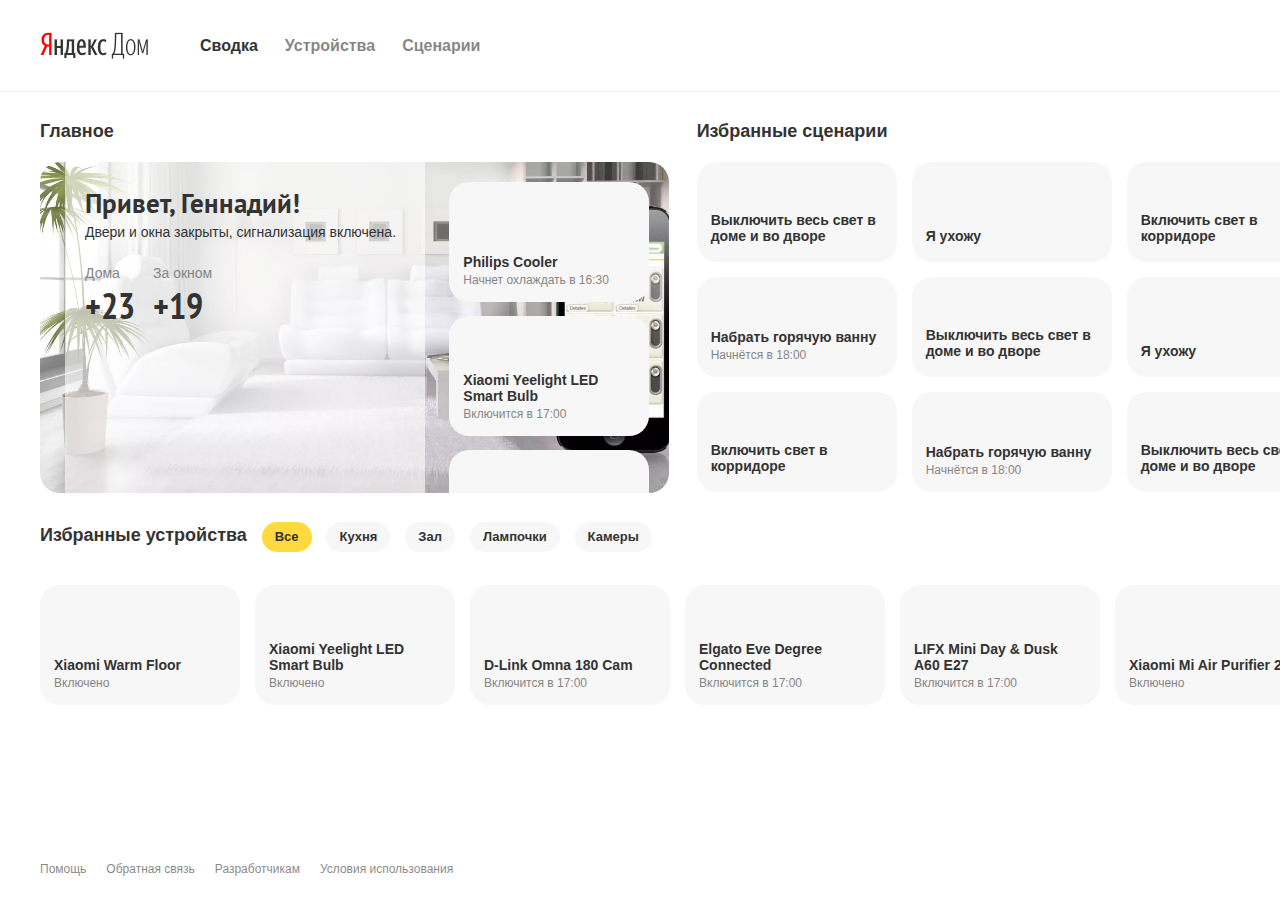
<file: index-min.html>
<!doctype html><html><head> <meta charset="utf-8"> <title>Smarthome</title> <link rel="shortcut icon" href="favicon.ico"> <link rel="preload" as="image" href="./assets/logo.webp"> <link rel="preload" as="image" href="./assets/sh.webp"> <link rel="preload" as="image" href="./assets/banner.webp"> <link rel="preload" href="./fonts/PTN77F_W.woff" as="font" type="font/woff" crossorigin="anonymous"> <link rel="preload" href="./fonts/PTN77F_W.woff" as="font" type="font/woff" crossorigin="anonymous"> <style type="text/css"> *{box-sizing:border-box}html{font-size:100%;-webkit-text-size-adjust:100%;height:100%}body{margin:0;font-family:'PT Sans','Helvetica Neue',Helvetica,Arial,sans-serif;font-size:15px;line-height:20px;color:#222;background-color:#fff}a{color:#2c3e50;text-decoration:none}label{display:block;margin-bottom:5px}article,aside,details,figcaption,figure,footer,header,hgroup,nav,section{display:block}button,input,select,textarea{margin:0;font-size:100%;vertical-align:middle}button,input{line-height:normal}button,html input[type='button'],input[type='reset'],input[type='submit']{cursor:pointer;-webkit-appearance:button}label,select,button,input[type='button'],input[type='reset'],input[type='submit'],input[type='radio'],input[type='checkbox']{cursor:pointer}label,input,button,select,textarea{font-size:15px;font-weight:400;line-height:20px}input,button,select,textarea{font-family:'PT Sans','Helvetica Neue',Helvetica,Arial,sans-serif}input,textarea,.uneditable-input{width:206px}input[type='radio'],input[type='checkbox']{margin:4px 0 0;line-height:normal}input[type='file'],input[type='image'],input[type='submit'],input[type='reset'],input[type='button'],input[type='radio'],input[type='checkbox']{width:auto}.link,.link:active,.link:visited{color:rgba(51,51,51,.6)}.link{text-decoration:none}.link_active,.link:hover{color:inherit}</style></head><style>.page{height:100%;font:14px Arial,sans-serif;color:#333;line-height:1.143;margin:0 auto;padding:0;width:1366px}</style><body class="page"> <style>.page__wrapper{display:flex;flex-direction:column;height:100%}</style> <div class="page__wrapper"> <style>.page__wrapper-content{flex:1 0 auto}</style> <div class="page__wrapper-content"> <style>.header{width:100%;height:92px;padding:0 40px;border-bottom:1px solid #f0f0f0;display:flex;align-items:center;background:#fff}.logo{display:inline-block;width:108px;height:27px;position:relative;background-image:url(./assets/logo.webp);background-repeat:no-repeat;background-position:left top;background-size:cover}.logo__ya{display:block;position:absolute;z-index:10;outline:0;height:100%;width:69px;left:0;top:0}.logo__ya-sub{display:block;position:absolute;z-index:5;outline:0;height:100%;width:100%;left:0;top:0}.menu{margin-left:52px}.menu__item{margin-right:27px;font-size:16px;font-weight:700;line-height:20px}.menu__list{display:flex;justify-content:flex-start;list-style:none;padding:0;margin:0}</style> <header class="header"> <div class="logo header__logo"> <a href="yandex.ru" class="link logo__ya"></a> <a href="#" class="link logo__ya-sub"></a> </div><nav class="menu"> <ul class="menu__list"> <li class="menu__item"> <a href="#" class="link menu__link link_active">Сводка</a> </li><li class="menu__item"> <a href="#" class="link menu__link">Устройства</a> </li><li class="menu__item"> <a href="#" class="link menu__link">Сценарии</a> </li></ul> </nav> </header> <style>.content{width: 100%; display: flex; flex-wrap: wrap; justify-content: space-between; padding-top: 29px;}.content__item{width: 100%; margin-bottom: 29px; position: relative;}.content__item_half{width: 49%;}.content__item_main{padding-left: 40px;}.content__item_scenarios{padding-right: 40px;}.content__item-header{font-size: 18px; font-weight: 700; margin-bottom: 20px;}.content__item-header_devices{padding-left: 40px; display: inline-block; margin-right: 11px;}</style> <main class="content"> <div class="content__item content__item_half content__item_main"> <div class="content__item-header">Главное</div><style>.main{height:331px;border-radius:20px;padding:0 20px 0 25px;display:flex;justify-content:space-between;background:url(assets/sh.webp) center center/cover no-repeat}</style> <section class="main"> <style>.main__info{width:61.585%;padding-top:20px;padding-left:20px;background:rgba(255,255,255,.6)}</style> <div class="main__info"> <style>.main__greeting{font-family:'PT Sans','Helvetica Neue',Helvetica,Arial,sans-serif;margin-top:6px;font-size:27px;font-weight:700}</style> <div class="main__greeting">Привет, Геннадий!</div><style>.main__status{margin-top:6px;line-height:16px}</style> <div class="main__status">Двери и окна закрыты, сигнализация включена.</div><style>.weather{display:flex}.main__weather{margin-top:25px}</style> <div class="weather main__weather"> <style>.weather__item{margin-right:18px}</style> <div class="weather__item"> <style>.weather__item-title{color:#858585;margin-bottom:4px}.weather__item-temp{font-size:36px;font-weight:700;line-height:1.16;font-family:'PT Sans Narrow','Helvetica Neue',Helvetica,Arial,sans-serif}</style> <div class="weather__item-title">Дома</div><div class="weather__item-temp">+23</div></div><style>.weather__item_outside{padding-right:31px}.weather__item_cloud-drizzle{background:url('data:image/svg+xml;utf8,<svg width="26" height="26" xmlns="http://www.w3.org/2000/svg"><g fill="none" fill-rule="evenodd"><path d="M0 0h26v26H0z"/><path d="M15 20v2m0-9v2m-5 7v2m0-9v2m11 .58A5 5 0 0 0 19 8h-1.26A8 8 0 1 0 5 16.25" stroke-linecap="round" stroke-linejoin="round" stroke="#333" stroke-width="3"/></g></svg>') 100% 70%/26px no-repeat}</style> <div class="weather__item weather__item_outside weather__item_cloud-drizzle"> <div class="weather__item-title">За окном</div><div class="weather__item-temp">+19</div></div></div></div><style>.main__upcoming-wrapper{width:200px;height:100%;overflow:hidden}</style> <div class="main__upcoming-wrapper"> <style>.main__upcoming{width:220px;height:100%;overflow-y:scroll}</style> <div class="main__upcoming"> <style>.panel{padding:14px;min-height:100px;width:200px;border-radius:20px;display:flex;flex-direction:column;justify-content:space-between;flex-shrink:0;background:#f7f7f7;cursor:pointer;transition:opacity 0.3s ease-out}.panel:hover{background:#fff;box-shadow:0 2px 6px 0 rgba(197,186,186,.5)}.panel:active{box-shadow:none}.main__panel{margin-bottom:14px;position:relative}.panel_device{height:120px}.panel_first{margin-top:20px}</style> <div class="panel main__panel panel_device panel_first"> <style>.panel__icon{width:24px;height:24px}.panel__icon_temp_off{background:url('data:image/svg+xml;utf8,<svg width="24" height="24" xmlns="http://www.w3.org/2000/svg"><g fill="none" fill-rule="evenodd"><path d="M0 0h24v24H0z"/><path d="M14 14.76V3.5a2.5 2.5 0 1 0-5 0v11.26a4.5 4.5 0 1 0 5 0z" stroke-opacity=".4" stroke="#333" stroke-width="2" stroke-linecap="round" stroke-linejoin="round"/><circle fill-opacity=".1" fill="#333" fill-rule="nonzero" cx="11.5" cy="18.5" r="3.5"/></g></svg>') center center/contain no-repeat}.panel__icon_temp_on{background:url('data:image/svg+xml;utf8,<svg width="24" height="24" xmlns="http://www.w3.org/2000/svg"><g fill="none" fill-rule="evenodd"><path d="M0 0h24v24H0z"/><path d="M14 14.76V3.5a2.5 2.5 0 1 0-5 0v11.26a4.5 4.5 0 1 0 5 0z" stroke="#F5A623" stroke-width="2" stroke-linecap="round" stroke-linejoin="round"/><circle fill="#FFD93E" fill-rule="nonzero" cx="11.5" cy="18.5" r="3.5"/></g></svg>') center center/contain no-repeat}.panel__icon_light_off{background:url('data:image/svg+xml;utf8,<svg width="24" height="24" xmlns="http://www.w3.org/2000/svg"><g fill="none" fill-rule="evenodd"><path d="M-1140-250H226v768h-1366z"/><path d="M0 0h24v24H0z"/><g transform="translate(1 1)" stroke-linecap="round" stroke-linejoin="round" stroke-width="2" stroke="#333"><circle stroke-opacity=".4" cx="11" cy="11" r="5"/><path stroke-opacity=".1" d="M11 0v2m0 18v2M3.22 3.22l1.42 1.42m12.72 12.72l1.42 1.42M0 11h2m18 0h2M3.22 18.78l1.42-1.42M17.36 4.64l1.42-1.42"/></g></g></svg>') center center/contain no-repeat}.panel__icon_light_on{background:url('data:image/svg+xml;utf8,<svg width="24" height="24" xmlns="http://www.w3.org/2000/svg"><g fill="none" fill-rule="evenodd"><path d="M-1140-250H226v768h-1366z"/><path d="M0 0h24v24H0z"/><g transform="translate(1 1)" stroke-linecap="round" stroke-linejoin="round" stroke-width="2"><circle stroke="#F5A623" cx="11" cy="11" r="5"/><path d="M11 0v2m0 18v2M3.22 3.22l1.42 1.42m12.72 12.72l1.42 1.42M0 11h2m18 0h2M3.22 18.78l1.42-1.42M17.36 4.64l1.42-1.42" stroke="#FFD93E"/></g></g></svg>') center center/contain no-repeat}.panel__icon_clock{background:url('data:image/svg+xml;utf8,<svg width="24" height="24" xmlns="http://www.w3.org/2000/svg"><g fill="none" fill-rule="evenodd"><path d="M-925-250H441v768H-925z"/><path d="M0 0h24v24H0z"/><g transform="translate(2 2)" stroke="#000" stroke-linecap="round" stroke-linejoin="round" stroke-width="2"><circle cx="10" cy="10" r="10"/><path opacity=".3" d="M10 4v6l3 3"/></g></g></svg>') center center/contain no-repeat}</style> <div class="panel__icon panel__icon_temp_off"></div><div class="panel__text"> <style>.panel__title{font-weight:700;margin-bottom:4px}</style> <div class="panel__title">Philips Cooler</div><style>.panel__sub{font-size:12px;color:#858585}</style> <div class="panel__sub">Начнет охлаждать в 16:30</div></div></div><div class="panel main__panel panel_device"> <div class="panel__icon panel__icon_light_off"></div><div class="panel__text"> <div class="panel__title">Xiaomi Yeelight LED Smart Bulb</div><div class="panel__sub">Включится в 17:00</div></div></div><div class="panel main__panel panel_device panel_out_bot"> <div class="panel__icon panel__icon_light_off"></div><div class="panel__text"> <div class="panel__title">Xiaomi Yeelight LED Smart Bulb</div><div class="panel__sub">Включится в 17:00</div></div></div><div class="panel main__panel panel_device panel_out_bot"> <style>img{width:auto;height:auto;max-width:100%;vertical-align:middle;border:0}</style> <a target=_blank href="http://ya.ru"><img src=./assets/banner.webp> </a> </div></div></div></section> </div><div class="content__item content__item_half content__item_scenarios"> <div class="content__item-header"> Избранные сценарии </div><style>.paginator{height:16px;width:47px;display:flex;justify-content:space-between}.scenarios__paginator{position:absolute;top:0;right:40px}.paginator div{width:16px}</style> <div class="paginator scenarios__paginator"> <style>.paginator__arrow{opacity:1;cursor:pointer}.paginator__arrow:hover{opacity:.5}.paginator__arrow:active{opacity:.3}.paginator__arrow_disabled{opacity:.3}</style> <div class="paginator__arrow paginator__arrow_disabled paginator__arrow_left"> <svg viewBox="0 0 9 16" width="100%" height="16px"> <path fill="currentColor" fill-rule="evenodd" d="M8.7 14.3c.4.4.4 1 0 1.4-.4.4-1 .4-1.4 0l-7-7c-.4-.4-.4-1 0-1.4l7-7c.4-.4 1-.4 1.4 0 .4.4.4 1 0 1.4L2.4 8l6.3 6.3z"></path> </svg> </div><div class="paginator__arrow paginator__arrow_right"> <svg viewBox="0 0 9 16" width="100%" height="16px"> <path fill="currentColor" fill-rule="evenodd" d="M.3 14.3c-.4.4-.4 1.02 0 1.4.38.4 1 .4 1.4 0l7-7c.4-.4.4-1.02 0-1.4l-7-7C1.3-.1.68-.1.3.3c-.4.38-.4 1 0 1.4L6.6 8 .3 14.3z"></path> </svg> </div></div><style>.scenarios{max-height:331px;background:#fff;display:flex;justify-content:flex-start;overflow-x:hidden}</style> <section class="scenarios"> <style>.scenarios__page{display:grid;grid-template-columns:repeat(3,200px);grid-template-rows:repeat(3,100px);grid-column-gap:15px;grid-row-gap:15px;justify-content:space-between;margin-right:15px}</style> <div class="scenarios__page"> <div class="panel scenarios__panel"> <div class="panel__icon panel__icon_light_on"></div><div class="panel__text"> <div class="panel__title">Выключить весь свет в доме и во дворе</div></div></div><div class="panel scenarios__panel"> <div class="panel__icon panel__icon_clock"></div><div class="panel__text"> <div class="panel__title">Я ухожу</div></div></div><div class="panel scenarios__panel"> <div class="panel__icon panel__icon_light_on"></div><div class="panel__text"> <div class="panel__title">Включить свет в корридоре</div></div></div><div class="panel scenarios__panel"> <div class="panel__icon panel__icon_temp_on"></div><div class="panel__text"> <div class="panel__title">Набрать горячую ванну</div><div class="panel__sub">Начнётся в 18:00</div></div></div><div class="panel scenarios__panel"> <div class="panel__icon panel__icon_light_on"></div><div class="panel__text"> <div class="panel__title">Выключить весь свет в доме и во дворе</div></div></div><div class="panel scenarios__panel"> <div class="panel__icon panel__icon_clock"></div><div class="panel__text"> <div class="panel__title">Я ухожу</div></div></div><div class="panel scenarios__panel"> <div class="panel__icon panel__icon_light_on"></div><div class="panel__text"> <div class="panel__title">Включить свет в корридоре</div></div></div><div class="panel scenarios__panel"> <div class="panel__icon panel__icon_temp_on"></div><div class="panel__text"> <div class="panel__title">Набрать горячую ванну</div><div class="panel__sub">Начнётся в 18:00</div></div></div><div class="panel scenarios__panel"> <div class="panel__icon panel__icon_light_on"></div><div class="panel__text"> <div class="panel__title">Выключить весь свет в доме и во дворе</div></div></div></div><div class="scenarios__page"> <div class="panel scenarios__panel"> <div class="panel__icon panel__icon_clock"></div><div class="panel__text"> <div class="panel__title">Я ухожу</div></div></div></div></section> </div><style>.filter__select{display:none}.filter__item-label{display:inline-block;font-size:13px;line-height:1;font-weight:700;background:#f7f7f7;min-height:30px;padding:8px 13px;border-radius:15px;margin-right:11px;cursor:pointer}.filter__item-label:hover{background:#ffd93e}.filter__item-radio{display:none}.filter__item-radio:checked+label{background:#ffd93e}.filter__item-radio_kitchen:checked~.devices .panel{display:none}.filter__item-radio_kitchen:checked~.devices .panel_kitchen{display:flex}.filter__item-radio_room:checked~.devices .panel{display:none}.filter__item-radio_room:checked~.devices .panel_room{display:flex}.filter__item-radio_lamp:checked~.devices .panel{display:none}.filter__item-radio_lamp:checked~.devices .panel_lamp{display:flex}.filter__item-radio_cam:checked~.devices .panel{display:none}.filter__item-radio_cam:checked~.devices .panel_cam{display:flex}</style> <style>.devices{display:flex;justify-content:flex-start;overflow-x:hidden;padding:20px 0 6px 40px}.devices::after{content:'';display:inline-block;min-width:25px}</style> <div class="content__item content__item_devices"> <span class="content__item-header content__item-header_devices"> Избранные устройства </span> <div class="filter__select"> <button class="filter__select-button" type="button"> <span class="button__text">Все</span> <svg xmlns="http://www.w3.org/2000/svg" width="11" height="6"> <path d="M10.3 0L5.5 4.7.7 0 0 .7 5.5 6 11 .7z"/> </svg> </button> <div class="filter__select-popup" aria-hidden="true"> <div class="filter__select-menu"> <div class="filter__select-item filter__select-item_checked" data-group="all">Все</div><div class="filter__select-item" data-group="kitchen">Кухня</div><div class="filter__select-item" data-group="room">Зал</div><div class="filter__select-item" data-group="lamp">Лампочки</div><div class="filter__select-item" data-group="cam">Камеры</div></div></div></div><input class="filter__item-radio filter__item_devices filter__item-radio_all" type="radio" name="filter" id="all" checked> <label class="filter__item-label filter__item_devices" for="all">Все</label> <input class="filter__item-radio filter__item_devices filter__item-radio_kitchen" type="radio" name="filter" id="kitchen"> <label class="filter__item-label filter__item_devices" for="kitchen">Кухня</label> <input class="filter__item-radio filter__item_devices filter__item-radio_room" type="radio" name="filter" id="room"> <label class="filter__item-label filter__item_devices" for="room">Зал</label> <input class="filter__item-radio filter__item_devices filter__item-radio_lamp" type="radio" name="filter" id="lamp"> <label class="filter__item-label filter__item_devices" for="lamp">Лампочки</label> <input class="filter__item-radio filter__item_devices filter__item-radio_cam" type="radio" name="filter" id="cam"> <label class="filter__item-label filter__item_devices" for="cam">Камеры</label> <style>.devices__paginator{position:absolute;top:0;right:40px}</style> <div class="paginator devices__paginator"> <div class="paginator__arrow paginator__arrow_disabled paginator__arrow_left"> <svg viewBox="0 0 9 16" width="100%" height="16px"> <path fill="currentColor" fill-rule="evenodd" d="M8.7 14.3c.4.4.4 1 0 1.4-.4.4-1 .4-1.4 0l-7-7c-.4-.4-.4-1 0-1.4l7-7c.4-.4 1-.4 1.4 0 .4.4.4 1 0 1.4L2.4 8l6.3 6.3z"></path> </svg> </div><div class="paginator__arrow paginator__arrow_right"> <svg viewBox="0 0 9 16" width="100%" height="16px"> <path fill="currentColor" fill-rule="evenodd" d="M.3 14.3c-.4.4-.4 1.02 0 1.4.38.4 1 .4 1.4 0l7-7c.4-.4.4-1.02 0-1.4l-7-7C1.3-.1.68-.1.3.3c-.4.38-.4 1 0 1.4L6.6 8 .3 14.3z"></path> </svg> </div></div><section class="devices"> <style>.devices__panel{margin-right:15px}</style> <div class="panel panel_device devices__panel panel_room panel_floor"> <div class="panel__icon panel__icon_light_on"></div><div class="panel__text"> <div class="panel__title">Xiaomi Warm Floor</div><div class="panel__sub">Включено</div></div></div><div class="panel panel_device devices__panel panel_lamp"> <div class="panel__icon panel__icon_light_on"></div><div class="panel__text"> <div class="panel__title">Xiaomi Yeelight LED Smart Bulb</div><div class="panel__sub">Включено</div></div></div><div class="panel panel_device devices__panel panel_cam"> <div class="panel__icon panel__icon_light_off"></div><div class="panel__text"> <div class="panel__title">D-Link Omna 180 Cam</div><div class="panel__sub">Включится в 17:00</div></div></div><div class="panel panel_device devices__panel panel_room panel_temp"> <div class="panel__icon panel__icon_temp_off"></div><div class="panel__text"> <div class="panel__title">Elgato Eve Degree Connected</div><div class="panel__sub">Включится в 17:00</div></div></div><div class="panel panel_device devices__panel panel_lamp"> <div class="panel__icon panel__icon_light_off"></div><div class="panel__text"> <div class="panel__title">LIFX Mini Day & Dusk A60 E27</div><div class="panel__sub">Включится в 17:00</div></div></div><div class="panel panel_device devices__panel panel_room"> <div class="panel__icon panel__icon_light_on"></div><div class="panel__text"> <div class="panel__title">Xiaomi Mi Air Purifier 2S</div><div class="panel__sub">Включено</div></div></div><div class="panel panel_device devices__panel panel_lamp"> <div class="panel__icon panel__icon_light_off"></div><div class="panel__text"> <div class="panel__title">Philips Zhirui</div><div class="panel__sub">Выключено</div></div></div><div class="panel panel_device devices__panel panel_kitchen"> <div class="panel__icon panel__icon_light_on"></div><div class="panel__text"> <div class="panel__title">Philips Purifier</div><div class="panel__sub">Включено</div></div></div></section> </div></main> </div><style>.footer{flex:0 0 auto;display:flex;justify-content:flex-start;align-items:center;flex-wrap:wrap;padding-left:40px;width:100%;height:60px;font-size:12px}</style> <footer class="footer"> <style>.footer__link{margin-right:20px}</style> <a href="#" class="link footer__link">Помощь</a> <a href="#" class="link footer__link">Обратная связь</a> <a href="#" class="link footer__link">Разработчикам</a> <a href="#" class="link footer__link">Условия использования</a> </footer> </div><style>.modal{display:none;flex-direction:column;justify-content:center;align-items:center;position:fixed;z-index:1;left:0;top:0;width:100%;height:100%;overflow:auto;background:rgba(51,51,51,.5)}.modal_open{display:flex}.modal_open .modal__content{animation:modal 0.2s ease forwards}.modal__title{font-size:27px;font-weight:700;margin-bottom:6px}.modal__value{box-sizing:content-box;position:absolute;top:20px;right:20px;font-size:36px;font-weight:700;max-width:62px;height:40px;padding-right:32px}.modal__value_temp{background:url('data:image/svg+xml;utf8,<svg width="24" height="24" xmlns="http://www.w3.org/2000/svg"><g fill="none" fill-rule="evenodd"><path d="M0 0h24v24H0z"/><path d="M14 14.76V3.5a2.5 2.5 0 1 0-5 0v11.26a4.5 4.5 0 1 0 5 0z" stroke="#F5A623" stroke-width="2" stroke-linecap="round" stroke-linejoin="round"/><circle fill="#FFD93E" fill-rule="nonzero" cx="11.5" cy="18.5" r="3.5"/></g></svg>') calc(100% + 10px) 0% / contain no-repeat}.modal__value_light{height:45px;padding-right:45px;background:url('data:image/svg+xml;utf8,<svg width="24" height="24" xmlns="http://www.w3.org/2000/svg"><g fill="none" fill-rule="evenodd"><path d="M-1140-250H226v768h-1366z"/><path d="M0 0h24v24H0z"/><g transform="translate(1 1)" stroke-linecap="round" stroke-linejoin="round" stroke-width="2" stroke="#333"><circle stroke-opacity=".4" cx="11" cy="11" r="5"/><path stroke-opacity=".1" d="M11 0v2m0 18v2M3.22 3.22l1.42 1.42m12.72 12.72l1.42 1.42M0 11h2m18 0h2M3.22 18.78l1.42-1.42M17.36 4.64l1.42-1.42"/></g></g></svg>') right center/contain no-repeat}.modal__status{margin-bottom:20px}.modal__adjust{margin-top:25px}.modal__button{width:48.5%}.modal__content{max-width:640px;width:100%}.modal__body{position:relative;flex-shrink:0;padding:25px;margin-bottom:15px;border-radius:20px;background:#fff}.modal__controls{width:100%;display:flex;justify-content:space-between;flex-wrap:wrap}.adjust-bar{-webkit-appearance:none;appearance:none;outline:none;border-radius:30px;width:100%;height:60px;margin:0;display:flex;justify-content:space-between;align-items:center;position:relative}.adjust-bar::-webkit-slider-thumb{-webkit-appearance:none;appearance:none;cursor:pointer;width:60px;height:60px;border:3px solid rgba(51,51,51,.1);border-radius:30px;box-shadow:0 0 0 4px #fff}.adjust-bar__container_theme_temp{position:relative}.adjust-bar__container_theme_temp::before,.adjust-bar__container_theme_temp::after{color:#fff;font-size:18px;font-weight:700;position:absolute;top:20px;z-index:1;pointer-events:none}.adjust-bar__container_theme_temp::before{content:'–10';left:15px}.adjust-bar__container_theme_temp::after{content:'+30';right:15px}.adjust-bar__container_theme_light{position:relative}.adjust-bar__container_theme_light::before,.adjust-bar__container_theme_light::after{content:'';position:absolute;z-index:1;pointer-events:none}.adjust-bar__container_theme_light::before{top:14px;left:14px;width:30px;height:30px;background:url('data:image/svg+xml;utf8,<svg width="24" height="24" xmlns="http://www.w3.org/2000/svg"><g fill="none" fill-rule="evenodd"><path d="M-1140-250H226v768h-1366z"/><path d="M0 0h24v24H0z"/><g transform="translate(1 1)" stroke-linecap="round" stroke-linejoin="round" stroke="#fff"><circle cx="11" cy="11" r="5"/><path d="M11 0v2m0 18v2M3.22 3.22l1.42 1.42m12.72 12.72l1.42 1.42M0 11h2m18 0h2M3.22 18.78l1.42-1.42M17.36 4.64l1.42-1.42"/></g></g></svg>') center center/contain no-repeat}.adjust-bar__container_theme_light::after{top:13px;right:13px;width:34px;height:34px;background:url('data:image/svg+xml;utf8,<svg width="24" height="24" xmlns="http://www.w3.org/2000/svg"><g fill="none" fill-rule="evenodd"><path d="M-1140-250H226v768h-1366z"/><path d="M0 0h24v24H0z"/><g transform="translate(1 1)" stroke-linecap="round" stroke-linejoin="round" stroke-width="2" stroke="#fff"><circle cx="11" cy="11" r="5"/><path d="M11 0v2m0 18v2M3.22 3.22l1.42 1.42m12.72 12.72l1.42 1.42M0 11h2m18 0h2M3.22 18.78l1.42-1.42M17.36 4.64l1.42-1.42"/></g></g></svg>') center center/contain no-repeat}.adjust-bar_theme_temp{background-image:linear-gradient(90deg,#068fff 0%,#ffd800 50%,#f76b1c 100%)}.adjust-bar_theme_light{background-image:linear-gradient(90deg,#ffe682 0%,#ff9e00 100%)}</style> <div class="modal modal_temp"> <div class="modal__content"> <div class="modal__body"> <div class="modal__title">Elgato Eve Degree Connected</div><div class="modal__value modal__value_temp">+23</div><div class="modal__status">Включено</div><div class="modal__filter"> <div class="filter__item-label modal__filter-item_temp" id="manual">Вручную</div><div class="filter__item-label modal__filter-item_temp" id="cold">Холодно</div><div class="filter__item-label modal__filter-item_temp" id="warm">Тепло</div><div class="filter__item-label modal__filter-item_temp" id="hot">Жарко</div></div><div class="adjust-bar__container adjust-bar__container_theme_temp modal__adjust"> <input class="adjust-bar adjust-bar_theme_temp" type="range" name="lightRange" id="lightRange" value="23" min="-10" max="30" orient="vertical"> </div></div><div class="modal__controls"> <style>.button{cursor:pointer;display:flex;justify-content:center;align-items:center;background:#fff}.button_color_yellow{background:#ffd93e}.button_size_l{font-size:18px;font-weight:700;height:60px;border-radius:20px}.button:hover{box-shadow:0 2px 6px 0 rgba(255,225,225,.6)}.button:active{box-shadow:none}</style> <div class="button button_size_l button_color_yellow modal__button">Применить</div><div class="button button_size_l modal__button modal_close">Закрыть</div></div></div></div><div class="modal modal_light"> <div class="modal__content"> <div class="modal__body"> <div class="modal__title">Xiaomi Yeelight LED Smart Bulb</div><div class="modal__value modal__value_light"></div><div class="modal__status">Включено</div><div class="modal__filter"> <div class="filter__item-label modal__filter-item" id="manual">Вручную</div><div class="filter__item-label modal__filter-item" id="day">Дневной свет</div><div class="filter__item-label modal__filter-item" id="evening">Вечерний свет</div><div class="filter__item-label modal__filter-item" id="dawn">Рассвет</div></div><div class="adjust-bar__container adjust-bar__container_theme_light modal__adjust"> <input class="adjust-bar adjust-bar_theme_light" type="range" name="tempRange" id="lightRange" value="25" min="0" max="50" orient="vertical"> </div></div><div class="modal__controls"> <div class="button button_size_l button_color_yellow modal__button">Применить</div><div class="button button_size_l modal__button modal_close">Закрыть</div></div></div></div><style>.knob{width:220px;height:220px;display:flex;justify-content:center;align-items:center;position:relative}.knob svg{width:220px;height:220px;transform:rotate(90deg)}.knob__indicator{fill:none;stroke:#f5a623;stroke-width:20px;stroke-dasharray:0 629;transform:rotate(29deg)}.knob__indicator-bounds{fill:transparent;stroke:#fff;stroke-width:21px;stroke-dasharray:99 629;transform:rotate(-29deg)}.knob__indicator-bg{fill:rgba(51,51,51,.7)}.knob__indicator-mask{fill:transparent;stroke:#fff;stroke-width:22px;stroke-dasharray:4 1;transform:rotate(1deg)}.knob__self{fill:#fefefe;filter:url('#knob-shadow');cursor:pointer}.knob__value{font-size:66px;font-weight:700;position:absolute;user-select:none;pointer-events:none}.knob__wrapper{display:flex;justify-content:center;align-items:center;height:80%}</style> <div class="modal modal_knob"> <div class="modal__content"> <div class="modal__body"> <div class="modal__title">Xiaomi Warm Floor</div><div class="modal__value modal__value_temp">+23</div><div class="modal__status">Включено</div><div class="knob__wrapper"> <div class="knob"> <svg viewBox="-110 -110 220 220" id="foobar"> <filter id="knob-shadow"> <feGaussianBlur in="SourceAlpha" stdDeviation="2"/> <feOffset dx="2" dy="0" result="offsetblur"/> <feFlood flood-color="rgba(134,121,71,0.45)"/> <feComposite in2="offsetblur" operator="in"/> <feMerge> <feMergeNode/> <feMergeNode in="SourceGraphic"/> </feMerge> </filter> <g class="knob-container"> <circle class="knob_center" cx="0" cy="0"/> <circle class="knob__indicator-bg" r="110" cx="0" cy="0"/> <circle class="knob__indicator" r="100" cx="0" cy="0"/> <circle class="knob__indicator-mask" r="100" cx="0" cy="0"/> <circle class="knob__indicator-bounds" r="100" cx="0" cy="0"/> <circle class="knob__self" r="89" cx="0" cy="0"/> <polygon class="knob__arrow" points="-90,0 -85,5 -85,-5"/> </g> </svg> <div class="knob__value">+23</div></div></div></div><div class="modal__controls"> <div class="button button_size_l button_color_yellow modal__button">Применить</div><div class="button button_size_l modal__button modal_close">Закрыть</div></div></div></div><style>@font-face{font-family:'PT Sans';font-style:normal;font-weight:700;src:local('PT Sans Bold'),url(./fonts/PTS75F_W.woff) format('woff')}@font-face{font-family:'PT Sans Narrow';font-weight:700;src:local('PT Sans Narrow Bold'),url(./fonts/PTN77F_W.woff) format('woff')}</style> <script>const output=document.querySelector('.modal__value');const rangeSLider=document.querySelector('.adjust-bar.adjust-bar_theme_temp');rangeSLider.oninput=()=> (output.innerHTML=this.value > 0 ? '+' + this.value : this.value);const arrowLeftDevs=document.querySelector( '.devices__paginator .paginator__arrow_left');const arrowRightDevs=document.querySelector( '.devices__paginator .paginator__arrow_right');const panelCountDevs=document.querySelectorAll('.devices__panel').length;const devices=document.querySelector('.devices');const pagiantorDevs=document.querySelector('.devices__paginator');let currentPageDevs=1;pagiantorDevs.classList.toggle('paginator_hide', panelCountDevs < 7);const scrolling=(el, val)=> el.scroll({top: 0, left: val, behavior: 'smooth'});arrowRightDevs.addEventListener('click', ()=>{currentPageDevs +=1; arrowLeftDevs.classList.toggle( 'paginator__arrow_disabled', currentPageDevs===1 ); scrolling(devices, 1366);});arrowLeftDevs.addEventListener('click', ()=>{if (currentPageDevs > 1){currentPageDevs -=1; arrowLeftDevs.classList.toggle( 'paginator__arrow_disabled', currentPageDevs===1 ); scrolling(devices, -1366);}});let curValue;let curRotate;const rotateToValue=rotate=> Math.floor(Math.abs(rotate * 360 * 1.73 + 265) / 53 + 26);/** * @param{Number}rotate Количество оборотов от нейтриального положения. */const setRotate=rotate=>{if (rotate > 0.42) rotate=0.42; else if (rotate < -0.42) rotate=-0.42; curRotate=rotate; curValue=rotateToValue(rotate); document.querySelector('.modal_knob .modal__value').innerHTML='+' + curValue; document.querySelector('.knob__value').innerHTML='+' + curValue; document.querySelector('.knob__indicator').style.strokeDasharray=curRotate * 360 * 1.73 + 265 + ' 629'; document.querySelector('.knob__arrow').style.transform='rotate(' + curRotate * 360 + 'deg)';};const getPosition=elem=>{const rect=elem.getBoundingClientRect(); return [ rect.left + (rect.right - rect.left) / 2, rect.top + (rect.bottom - rect.top) / 2];};const getMouseAngle=(event, centerElem)=>{const pos=getPosition(centerElem); let cursor=[event.clientX, event.clientY]; let rad; if (event.targetTouches && event.targetTouches[0]){cursor=[event.targetTouches[0].clientX, event.targetTouches[0].clientY];}rad=Math.atan2(cursor[1] - pos[1], cursor[0] - pos[0]); rad +=Math.PI / 2; return rad;};let knobDragged;let prevAngleRad=null;let prevRotate=null;const startDragging=e=>{e.preventDefault(); e.stopPropagation(); const rad=getMouseAngle(e, document.querySelector('.knob_center')); knobDragged=true; prevAngleRad=rad; prevRotate=curRotate;};const stopDragging=()=> (knobDragged=false);const dragRotate=e=>{if (!knobDragged) return; const old=prevAngleRad; let rad=getMouseAngle(e, document.querySelector('.knob_center')); let delta=rad - old; prevAngleRad=rad; if (delta < 0) delta +=Math.PI * 2; if (delta > Math.PI) delta -=Math.PI * 2; const deltaRotate=delta / Math.PI / 2; const rotate=prevRotate + deltaRotate; prevRotate=rotate; setRotate(rotate);};const setEvtListeners=()=>{const elem=document.querySelector('.knob-container'); elem.addEventListener('mousedown', startDragging); document.addEventListener('mouseup', stopDragging); document.addEventListener('mousemove', dragRotate); elem.addEventListener('touchstart', startDragging); document.addEventListener('touchend', stopDragging); document.addEventListener('touchmove', dragRotate);};setEvtListeners();setRotate(0);document.querySelectorAll('.modal_close').forEach(b=>{b.onclick=()=>{document.querySelectorAll('.modal').forEach(m=>{m.classList.toggle('modal_open', false); document.querySelector('body').style.overflow='auto';});};});const TEMPS={manual: -10, cold: 0, warm: 23, hot: 30};document.querySelectorAll('.modal__filter-item_temp').forEach(l=>{l.onclick=()=>{document.querySelector('.adjust-bar_theme_temp').value=TEMPS[this.id]; document.querySelector('.modal_temp .modal__value').innerHTML=TEMPS[this.id] > 0 ? '+' + TEMPS[this.id] : TEMPS[this.id];};});const showModal=selector=>{document.querySelector(selector).classList.toggle('modal_open', true); document.querySelector('body').style.overflow='hidden';};document .querySelectorAll('.panel_temp') .forEach(p=> (p.onclick=()=> showModal('.modal_temp')));document .querySelectorAll('.panel_lamp') .forEach(p=> (p.onclick=()=> showModal('.modal_light')));document .querySelectorAll('.panel_floor') .forEach(p=> (p.onclick=()=> showModal('.modal_knob')));const arrowLeftScens=document.querySelector( '.scenarios__paginator .paginator__arrow_left');const arrowRightScens=document.querySelector( '.scenarios__paginator .paginator__arrow_right');const panelCountScens=document.querySelectorAll('.scenarios__panel').length;const pageCountScens=document.querySelectorAll('.scenarios__page').length;const scenarios=document.querySelector('.scenarios');const pagiantorScens=document.querySelector('.scenarios__paginator');let currentPage=1;pagiantorScens.classList.toggle('paginator_hide', panelCountScens <=9);arrowRightScens.addEventListener('click', ()=>{if (currentPage < pageCountScens){currentPage +=1; arrowRightScens.classList.toggle( 'paginator__arrow_disabled', currentPage===pageCountScens ); arrowLeftScens.classList.toggle( 'paginator__arrow_disabled', currentPage===1 ); scrolling(scenarios, 645);}});arrowLeftScens.addEventListener('click', ()=>{if (currentPage > 1){currentPage -=1; arrowRightScens.classList.toggle( 'paginator__arrow_disabled', currentPage===pageCountScens ); arrowLeftScens.classList.toggle( 'paginator__arrow_disabled', currentPage===1 ); scrolling(scenarios, -645);}});const selectButton=document.querySelector('.filter__select-button');const selectButtonText=document.querySelector( '.filter__select-button .button__text');const selectOptions=document.querySelectorAll('.filter__select-item');const popup=document.querySelector('.filter__select-popup');selectButton.addEventListener('click', ()=> popup.classList.toggle('filter__select-popup_open'));selectOptions.forEach(o=> o.addEventListener('click', e=>{document.querySelector('#' + e.target.dataset.group).checked=true; selectOptions.forEach(opt=> opt.classList.toggle('filter__select-item_checked', false) ); e.target.classList.toggle('filter__select-item_checked', true); popup.classList.toggle('filter__select-popup_open', false); selectButtonText.innerText=e.target.innerText;})); </script></body></html>
</file>
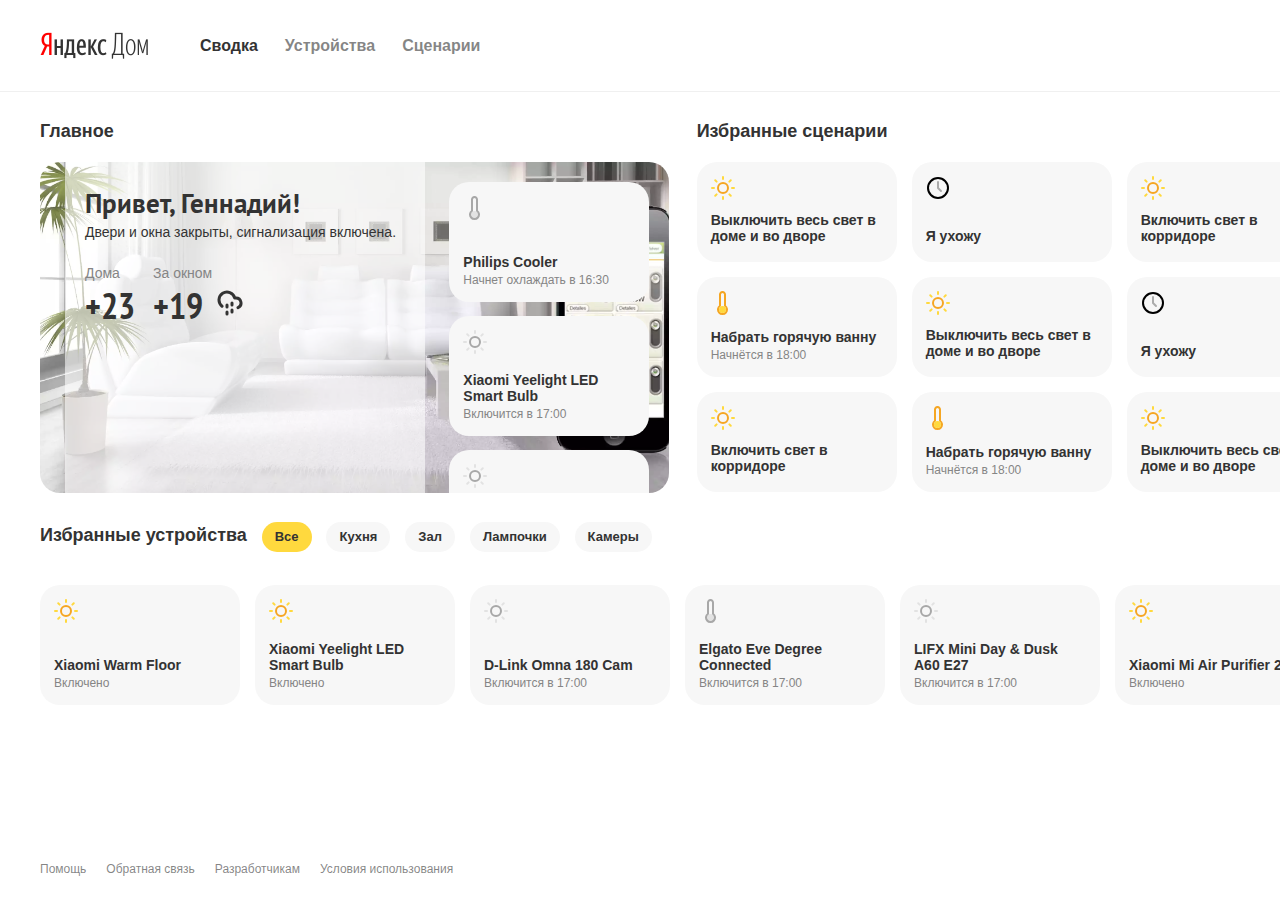
<file: index.1.html>
<!doctype html>
<html>

<head>
    <meta charset="utf-8">
    <title>Smarthome</title>
    <link rel="shortcut icon" href="favicon.ico">
    <link rel="preload" as="image" href="./assets/logo.png">
    <link rel="preload" as="image" href="./assets/sh.webp">
    <link rel="preload" as="image" href="./assets/cloud-drizzle.svg">
    <link rel="preload" as="image" href="./assets/panel__icon_clock.svg">
    <link rel="preload" as="image" href="./assets/panel__icon_light_off.svg">
    <link rel="preload" as="image" href="./assets/panel__icon_light_on.svg">
    <link rel="preload" as="image" href="./assets/panel__icon_temp_off.svg">
    <link rel="preload" as="image" href="./assets/panel__icon_temp_on.svg">
    <link rel="preload" href="./fonts/subset-PTSans-Bold.woff2" as="font" type="font/woff2" crossorigin>
    <link rel="preload" href="./fonts/subset-PTSans-NarrowBold.woff2" as="font" type="font/woff2" crossorigin>
    <style type="text/css">
    *{box-sizing:border-box}html{font-size:100%;-webkit-text-size-adjust:100%;height:100%}body{margin:0;font-family:'PT Sans','Helvetica Neue',Helvetica,Arial,sans-serif;font-size:15px;line-height:20px;color:#222;background-color:#fff}a{color:#2c3e50;text-decoration:none}label{display:block;margin-bottom:5px}article,aside,details,figcaption,figure,footer,header,hgroup,nav,section{display:block}button,input,select,textarea{margin:0;font-size:100%;vertical-align:middle}button,input{line-height:normal}button,html input[type='button'],input[type='reset'],input[type='submit']{cursor:pointer;-webkit-appearance:button}label,select,button,input[type='button'],input[type='reset'],input[type='submit'],input[type='radio'],input[type='checkbox']{cursor:pointer}label,input,button,select,textarea{font-size:15px;font-weight:400;line-height:20px}input,button,select,textarea{font-family:'PT Sans','Helvetica Neue',Helvetica,Arial,sans-serif}input,textarea,.uneditable-input{width:206px}input[type='radio'],input[type='checkbox']{margin:4px 0 0;line-height:normal}input[type='file'],input[type='image'],input[type='submit'],input[type='reset'],input[type='button'],input[type='radio'],input[type='checkbox']{width:auto}.link,.link:active,.link:visited{color:rgba(51,51,51,.6)}.link{text-decoration:none}.link_active,.link:hover{color:inherit}
    </style>
</head>

<style>.page{height:100%;font:14px Arial,sans-serif;color:#333;line-height:1.143;margin:0 auto;padding:0;width:1366px}</style>

<body class="page">
    <style>.page__wrapper{display:flex;flex-direction:column;height:100%}</style>
    <div class="page__wrapper">
        <style>.page__wrapper-content{flex:1 0 auto}</style>
        <div class="page__wrapper-content">
            <style>.header{width:100%;height:92px;padding:0 40px;border-bottom:1px solid #f0f0f0;display:flex;align-items:center;background:#fff}.logo{display:inline-block;width:108px;height:27px;position:relative;background-image:url(./assets/logo.png);background-repeat:no-repeat;background-position:left top;background-size:cover}.logo__ya{display:block;position:absolute;z-index:10;outline:0;height:100%;width:69px;left:0;top:0}.logo__ya-sub{display:block;position:absolute;z-index:5;outline:0;height:100%;width:100%;left:0;top:0}.menu{margin-left:52px}.menu__item{margin-right:27px;font-size:16px;font-weight:700;line-height:20px}.menu__list{display:flex;justify-content:flex-start;list-style:none;padding:0;margin:0}
                </style>
            <header class="header">
                <div class="logo header__logo">
                    <a href="yandex.ru" class="link logo__ya"></a>
                    <a href="#" class="link logo__ya-sub"></a>
                </div>
                <nav class="menu">
                    <ul class="menu__list">
                        <li class="menu__item">
                            <a href="#" class="link menu__link link_active">Сводка</a>
                        </li>
                        <li class="menu__item">
                            <a href="#" class="link menu__link">Устройства</a>
                        </li>
                        <li class="menu__item">
                            <a href="#" class="link menu__link">Сценарии</a>
                        </li>
                    </ul>
                </nav>
            </header>

            <style>.content{width:100%;display:flex;flex-wrap:wrap;justify-content:space-between;padding-top:29px}.content__item{width:100%;margin-bottom:29px;position:relative}.content__item_half{width:49%}.content__item_main{padding-left:40px}.content__item_scenarios{padding-right:40px}.content__item-header{font-size:18px;font-weight:700;margin-bottom:20px}.content__item-header_devices{padding-left:40px;display:inline-block;margin-right:11px}.content{width:100%;display:flex;flex-wrap:wrap;justify-content:space-between;padding-top:29px}.content__item{width:100%;margin-bottom:29px;position:relative}.content__item_half{width:49%}.content__item_main{padding-left:40px}.content__item_scenarios{padding-right:40px}.content__item-header{font-size:18px;font-weight:700;margin-bottom:20px}.content__item-header_devices{padding-left:40px;display:inline-block;margin-right:11px}</style>
            <main class="content">
                <div class="content__item content__item_half content__item_main">
                    <div class="content__item-header">Главное</div>
                    <style>.main{height:331px;border-radius:20px;padding:0 20px 0 25px;display:flex;justify-content:space-between;background:url(assets/sh.webp) center center/cover no-repeat}</style>
                    <section class="main">
                        <style>.main__info{width:61.585%;padding-top:20px;padding-left:20px;background:rgba(255,255,255,.6)}</style>
                        <div class="main__info">
                            <style>.main__greeting{font-family:'PT Sans','Helvetica Neue',Helvetica,Arial,sans-serif;margin-top:6px;font-size:27px;font-weight:700}</style>
                            <div class="main__greeting">Привет, Геннадий!</div>
                            <style>.main__status{margin-top:6px;line-height:16px}</style>
                            <div class="main__status">Двери и окна закрыты, сигнализация включена.</div>
                            <style>.weather{display:flex}.main__weather{margin-top:25px}</style>
                            <div class="weather main__weather">
                                <style>.weather__item{margin-right:18px}</style>
                                <div class="weather__item">
                                    <style>.weather__item-title{color:#858585;margin-bottom:4px}.weather__item-temp{font-size:36px;font-weight:700;line-height:1.16;font-family:'PT Sans Narrow','Helvetica Neue',Helvetica,Arial,sans-serif}</style>
                                    <div class="weather__item-title">Дома</div>
                                    <div class="weather__item-temp">+23</div>
                                </div>
                                <style>.weather__item_outside{padding-right:31px}.weather__item_cloud-drizzle{background:url("assets/cloud-drizzle.svg") 100% 70%/26px no-repeat}</style>
                                <div class="weather__item weather__item_outside weather__item_cloud-drizzle">
                                    <div class="weather__item-title">За окном</div>
                                    <div class="weather__item-temp">+19</div>
                                </div>
                            </div>
                        </div>
                        <style>.main__upcoming-wrapper{width:200px;height:100%;overflow:hidden}</style>
                        <div class="main__upcoming-wrapper">
                            <style>.main__upcoming{width:220px;height:100%;overflow-y:scroll}</style>
                            <div class="main__upcoming">
                                <style>.panel{padding:14px;min-height:100px;width:200px;border-radius:20px;display:flex;flex-direction:column;justify-content:space-between;flex-shrink:0;background:#f7f7f7;cursor:pointer;transition:opacity 0.3s ease-out}.panel:hover{background:#fff;box-shadow:0 2px 6px 0 rgba(197,186,186,.5)}.panel:active{box-shadow:none}.main__panel{margin-bottom:14px;position:relative}.panel_device{height:120px}.panel_first{margin-top:20px}</style>
                                <div class="panel main__panel panel_device panel_first">
                                    <style>.panel__icon{width:24px;height:24px}.panel__icon_temp_off{background:url("assets/panel__icon_temp_off.svg") center center/contain no-repeat}.panel__icon_temp_on{background:url("assets/panel__icon_temp_on.svg") center center/contain no-repeat}.panel__icon_light_off{background:url("assets/panel__icon_light_off.svg") center center/contain no-repeat}.panel__icon_light_on{background:url("assets/panel__icon_light_on.svg") center center/contain no-repeat}.panel__icon_clock{background:url("assets/panel__icon_clock.svg") center center/contain no-repeat}</style>
                                    <div class="panel__icon panel__icon_temp_off"></div>
                                    <div class="panel__text">
                                        <style>.panel__title{font-weight:700;margin-bottom:4px}</style>
                                        <div class="panel__title">Philips Cooler</div>
                                        <style>.panel__sub{font-size:12px;color:#858585}</style>
                                        <div class="panel__sub">Начнет охлаждать в 16:30</div>
                                    </div>
                                </div>
                                <div class="panel main__panel panel_device">
                                    <div class="panel__icon panel__icon_light_off"></div>
                                    <div class="panel__text">
                                        <div class="panel__title">Xiaomi Yeelight LED Smart Bulb</div>
                                        <div class="panel__sub">Включится в 17:00</div>
                                    </div>
                                </div>
                                <div class="panel main__panel panel_device panel_out_bot">
                                    <div class="panel__icon panel__icon_light_off"></div>
                                    <div class="panel__text">
                                        <div class="panel__title">Xiaomi Yeelight LED Smart Bulb</div>
                                        <div class="panel__sub">Включится в 17:00</div>
                                    </div>
                                </div>
                                <div class="panel main__panel panel_device panel_out_bot">
                                    <style>img{width:auto;height:auto;max-width:100%;vertical-align:middle;border:0}</style>
                                    <a target=_blank href="http://ya.ru"><img src=./assets/banner.webp />
                                    </a>
                                </div>
                            </div>
                        </div>
                    </section>
                </div>
                <div class="content__item content__item_half content__item_scenarios">
                    <div class="content__item-header">
                        Избранные сценарии
                    </div>
                    <style>.paginator{height:16px;width:47px;display:flex;justify-content:space-between}.scenarios__paginator{position:absolute;top:0;right:40px}.paginator div{width:16px}</style>
                    <div class="paginator scenarios__paginator">
                        <style>.paginator__arrow{opacity:1;cursor:pointer}.paginator__arrow:hover{opacity:.5}.paginator__arrow:active{opacity:.3}.paginator__arrow_disabled{opacity:.3}</style>
                        <div class="paginator__arrow paginator__arrow_disabled paginator__arrow_left">
                            <svg viewBox="0 0 9 16" width="100%" height="16px">
                                <path fill="currentColor" fill-rule="evenodd" d="M8.7 14.3c.4.4.4 1 0 1.4-.4.4-1 .4-1.4 0l-7-7c-.4-.4-.4-1 0-1.4l7-7c.4-.4 1-.4 1.4 0 .4.4.4 1 0 1.4L2.4 8l6.3 6.3z"></path>
                            </svg>
                        </div>
                        <div class="paginator__arrow paginator__arrow_right">
                            <svg viewBox="0 0 9 16" width="100%" height="16px">
                                <path fill="currentColor" fill-rule="evenodd" d="M.3 14.3c-.4.4-.4 1.02 0 1.4.38.4 1 .4 1.4 0l7-7c.4-.4.4-1.02 0-1.4l-7-7C1.3-.1.68-.1.3.3c-.4.38-.4 1 0 1.4L6.6 8 .3 14.3z"></path>
                            </svg>
                        </div>
                    </div>
                    <style>.scenarios{max-height:331px;background:#fff;display:flex;justify-content:flex-start;overflow-x:hidden}</style>
                    <section class="scenarios">
                        <style>.scenarios__page{display:grid;grid-template-columns:repeat(3,200px);grid-template-rows:repeat(3,100px);grid-column-gap:15px;grid-row-gap:15px;justify-content:space-between;margin-right:15px}</style>
                        <div class="scenarios__page">
                            <div class="panel scenarios__panel">
                                <div class="panel__icon panel__icon_light_on"></div>
                                <div class="panel__text">
                                    <div class="panel__title">Выключить весь свет в доме и во дворе</div>
                                </div>
                            </div>
                            <div class="panel scenarios__panel">
                                <div class="panel__icon panel__icon_clock"></div>
                                <div class="panel__text">
                                    <div class="panel__title">Я ухожу</div>
                                </div>
                            </div>
                            <div class="panel scenarios__panel">
                                <div class="panel__icon panel__icon_light_on"></div>
                                <div class="panel__text">
                                    <div class="panel__title">Включить свет в корридоре</div>
                                </div>
                            </div>
                            <div class="panel scenarios__panel">
                                <div class="panel__icon panel__icon_temp_on"></div>
                                <div class="panel__text">
                                    <div class="panel__title">Набрать горячую ванну</div>
                                    <div class="panel__sub">Начнётся в 18:00</div>
                                </div>
                            </div>
                            <div class="panel scenarios__panel">
                                <div class="panel__icon panel__icon_light_on"></div>
                                <div class="panel__text">
                                    <div class="panel__title">Выключить весь свет в доме и во дворе</div>
                                </div>
                            </div>
                            <div class="panel scenarios__panel">
                                <div class="panel__icon panel__icon_clock"></div>
                                <div class="panel__text">
                                    <div class="panel__title">Я ухожу</div>
                                </div>
                            </div>
                            <div class="panel scenarios__panel">
                                <div class="panel__icon panel__icon_light_on"></div>
                                <div class="panel__text">
                                    <div class="panel__title">Включить свет в корридоре</div>
                                </div>
                            </div>
                            <div class="panel scenarios__panel">
                                <div class="panel__icon panel__icon_temp_on"></div>
                                <div class="panel__text">
                                    <div class="panel__title">Набрать горячую ванну</div>
                                    <div class="panel__sub">Начнётся в 18:00</div>
                                </div>
                            </div>
                            <div class="panel scenarios__panel">
                                <div class="panel__icon panel__icon_light_on"></div>
                                <div class="panel__text">
                                    <div class="panel__title">Выключить весь свет в доме и во дворе</div>
                                </div>
                            </div>
                        </div>
                        <div class="scenarios__page">
                            <div class="panel scenarios__panel">
                                <div class="panel__icon panel__icon_clock"></div>
                                <div class="panel__text">
                                    <div class="panel__title">Я ухожу</div>
                                </div>
                            </div>
                        </div>
                    </section>
                </div>
                <style>
                    .devices{display:flex;justify-content:flex-start;overflow-x:hidden;padding:20px 0 6px 40px}.devices::after{content:'';display:inline-block;min-width:25px}
                </style>
                <div class="content__item content__item_devices">
                    <span class="content__item-header content__item-header_devices">
                        Избранные устройства
                    </span>
                    <style>.filter__select{display:none}.filter__item-label{display:inline-block;font-size:13px;line-height:1;font-weight:700;background:#f7f7f7;min-height:30px;padding:8px 13px;border-radius:15px;margin-right:11px;cursor:pointer}.filter__item-label:hover{background:#ffd93e}.filter__item-radio{display:none}.filter__item-radio:checked+label{background:#ffd93e}.filter__item-radio_kitchen:checked~.devices .panel{display:none}.filter__item-radio_kitchen:checked~.devices .panel_kitchen{display:flex}.filter__item-radio_room:checked~.devices .panel{display:none}.filter__item-radio_room:checked~.devices .panel_room{display:flex}.filter__item-radio_lamp:checked~.devices .panel{display:none}.filter__item-radio_lamp:checked~.devices .panel_lamp{display:flex}.filter__item-radio_cam:checked~.devices .panel{display:none}.filter__item-radio_cam:checked~.devices .panel_cam{display:flex}</style>
                    <div class="filter__select">
                        <button class="filter__select-button" type="button">
                            <span class="button__text">Все</span>
                            <svg xmlns="http://www.w3.org/2000/svg" width="11" height="6">
                                <path d="M10.3 0L5.5 4.7.7 0 0 .7 5.5 6 11 .7z" />
                            </svg>
                        </button>
                        <div class="filter__select-popup" aria-hidden="true">
                            <div class="filter__select-menu">
                                <div class="filter__select-item filter__select-item_checked" data-group="all">Все</div>
                                <div class="filter__select-item" data-group="kitchen">Кухня</div>
                                <div class="filter__select-item" data-group="room">Зал</div>
                                <div class="filter__select-item" data-group="lamp">Лампочки</div>
                                <div class="filter__select-item" data-group="cam">Камеры</div>
                            </div>
                        </div>
                    </div>
                    <input class="filter__item-radio filter__item_devices filter__item-radio_all" type="radio" name="filter"
                        id="all" checked>
                    <label class="filter__item-label filter__item_devices" for="all">Все</label>
                    <input class="filter__item-radio filter__item_devices filter__item-radio_kitchen" type="radio" name="filter"
                        id="kitchen">
                    <label class="filter__item-label filter__item_devices" for="kitchen">Кухня</label>
                    <input class="filter__item-radio filter__item_devices filter__item-radio_room" type="radio" name="filter"
                        id="room">
                    <label class="filter__item-label filter__item_devices" for="room">Зал</label>
                    <input class="filter__item-radio filter__item_devices filter__item-radio_lamp" type="radio" name="filter"
                        id="lamp">
                    <label class="filter__item-label filter__item_devices" for="lamp">Лампочки</label>
                    <input class="filter__item-radio filter__item_devices filter__item-radio_cam" type="radio" name="filter"
                        id="cam">
                    <label class="filter__item-label filter__item_devices" for="cam">Камеры</label>
                    <style>.devices__paginator{position:absolute;top:0;right:40px}</style>
                    <div class="paginator devices__paginator">
                        <div class="paginator__arrow paginator__arrow_disabled paginator__arrow_left">
                            <svg viewBox="0 0 9 16" width="100%" height="16px">
                                <path fill="currentColor" fill-rule="evenodd" d="M8.7 14.3c.4.4.4 1 0 1.4-.4.4-1 .4-1.4 0l-7-7c-.4-.4-.4-1 0-1.4l7-7c.4-.4 1-.4 1.4 0 .4.4.4 1 0 1.4L2.4 8l6.3 6.3z"></path>
                            </svg>
                        </div>
                        <div class="paginator__arrow paginator__arrow_right">
                            <svg viewBox="0 0 9 16" width="100%" height="16px">
                                <path fill="currentColor" fill-rule="evenodd" d="M.3 14.3c-.4.4-.4 1.02 0 1.4.38.4 1 .4 1.4 0l7-7c.4-.4.4-1.02 0-1.4l-7-7C1.3-.1.68-.1.3.3c-.4.38-.4 1 0 1.4L6.6 8 .3 14.3z"></path>
                            </svg>
                        </div>
                    </div>
                    <section class="devices">
                        <style>.devices__panel{margin-right:15px}</style>
                        <div class="panel panel_device devices__panel panel_room panel_floor">
                            <div class="panel__icon panel__icon_light_on"></div>
                            <div class="panel__text">
                                <div class="panel__title">Xiaomi Warm Floor</div>
                                <div class="panel__sub">Включено</div>
                            </div>
                        </div>
                        <div class="panel panel_device devices__panel panel_lamp">
                            <div class="panel__icon panel__icon_light_on"></div>
                            <div class="panel__text">
                                <div class="panel__title">Xiaomi Yeelight LED Smart Bulb</div>
                                <div class="panel__sub">Включено</div>
                            </div>
                        </div>
                        <div class="panel panel_device devices__panel panel_cam">
                            <div class="panel__icon panel__icon_light_off"></div>
                            <div class="panel__text">
                                <div class="panel__title">D-Link Omna 180 Cam</div>
                                <div class="panel__sub">Включится в 17:00</div>
                            </div>
                        </div>
                        <div class="panel panel_device devices__panel panel_room panel_temp">
                            <div class="panel__icon panel__icon_temp_off"></div>
                            <div class="panel__text">
                                <div class="panel__title">Elgato Eve Degree Connected</div>
                                <div class="panel__sub">Включится в 17:00</div>
                            </div>
                        </div>
                        <div class="panel panel_device devices__panel panel_lamp">
                            <div class="panel__icon panel__icon_light_off"></div>
                            <div class="panel__text">
                                <div class="panel__title">LIFX Mini Day & Dusk A60 E27</div>
                                <div class="panel__sub">Включится в 17:00</div>
                            </div>
                        </div>
                        <div class="panel panel_device devices__panel panel_room">
                            <div class="panel__icon panel__icon_light_on"></div>
                            <div class="panel__text">
                                <div class="panel__title">Xiaomi Mi Air Purifier 2S</div>
                                <div class="panel__sub">Включено</div>
                            </div>
                        </div>
                        <div class="panel panel_device devices__panel panel_lamp">
                            <div class="panel__icon panel__icon_light_off"></div>
                            <div class="panel__text">
                                <div class="panel__title">Philips Zhirui</div>
                                <div class="panel__sub">Выключено</div>
                            </div>
                        </div>
                        <div class="panel panel_device devices__panel panel_kitchen">
                            <div class="panel__icon panel__icon_light_on"></div>
                            <div class="panel__text">
                                <div class="panel__title">Philips Purifier</div>
                                <div class="panel__sub">Включено</div>
                            </div>
                        </div>
                    </section>
                </div>
            </main>
        </div>
        <style>.footer{flex:0 0 auto;display:flex;justify-content:flex-start;align-items:center;flex-wrap:wrap;padding-left:40px;width:100%;height:60px;font-size:12px}</style>
        <footer class="footer">
            <style>.footer__link{margin-right:20px}</style>
            <a href="#" class="link footer__link">Помощь</a>
            <a href="#" class="link footer__link">Обратная связь</a>
            <a href="#" class="link footer__link">Разработчикам</a>
            <a href="#" class="link footer__link">Условия использования</a>
        </footer>
    </div>
    <style>.modal{display:none;flex-direction:column;justify-content:center;align-items:center;position:fixed;z-index:1;left:0;top:0;width:100%;height:100%;overflow:auto;background:rgba(51,51,51,.5)}.modal_open{display:flex}.modal_open .modal__content{animation:modal 0.2s ease forwards}.modal__title{font-size:27px;font-weight:700;margin-bottom:6px}.modal__value{box-sizing:content-box;position:absolute;top:20px;right:20px;font-size:36px;font-weight:700;max-width:62px;height:40px;padding-right:32px}.modal__value_temp{background:url("assets/panel__icon_temp_on.svg") calc(100% + 10px) 0% / contain no-repeat}.modal__value_light{height:45px;padding-right:45px;background:url("assets/panel__icon_light_off.svg") right center/contain no-repeat}.modal__status{margin-bottom:20px}.modal__adjust{margin-top:25px}.modal__button{width:48.5%}.modal__content{max-width:640px;width:100%}.modal__body{position:relative;flex-shrink:0;padding:25px;margin-bottom:15px;border-radius:20px;background:#fff}.modal__controls{width:100%;display:flex;justify-content:space-between;flex-wrap:wrap}.adjust-bar{-webkit-appearance:none;appearance:none;outline:none;border-radius:30px;width:100%;height:60px;margin:0;display:flex;justify-content:space-between;align-items:center;position:relative}.adjust-bar::-webkit-slider-thumb{-webkit-appearance:none;appearance:none;cursor:pointer;width:60px;height:60px;border:3px solid rgba(51,51,51,.1);border-radius:30px;box-shadow:0 0 0 4px #fff}.adjust-bar__container_theme_temp{position:relative}.adjust-bar__container_theme_temp::before,.adjust-bar__container_theme_temp::after{color:#fff;font-size:18px;font-weight:700;position:absolute;top:20px;z-index:1;pointer-events:none}.adjust-bar__container_theme_temp::before{content:'–10';left:15px}.adjust-bar__container_theme_temp::after{content:'+30';right:15px}.adjust-bar__container_theme_light{position:relative}.adjust-bar__container_theme_light::before,.adjust-bar__container_theme_light::after{content:'';position:absolute;z-index:1;pointer-events:none}.adjust-bar__container_theme_light::before{top:14px;left:14px;width:30px;height:30px;background:url("assets/adjust-bar_light_from.svg") center center/contain no-repeat}.adjust-bar__container_theme_light::after{top:13px;right:13px;width:34px;height:34px;background:url("assets/adjust-bar_light_to.svg") center center/contain no-repeat}.adjust-bar_theme_temp{background-image:linear-gradient(90deg,#068fff 0%,#ffd800 50%,#f76b1c 100%)}.adjust-bar_theme_light{background-image:linear-gradient(90deg,#ffe682 0%,#ff9e00 100%)}.button{cursor:pointer;display:flex;justify-content:center;align-items:center;background:#fff}.button_color_yellow{background:#ffd93e}.button_size_l{font-size:18px;font-weight:700;height:60px;border-radius:20px}.button:hover{box-shadow:0 2px 6px 0 rgba(255,225,225,.6)}.button:active{box-shadow:none}.knob{width:220px;height:220px;display:flex;justify-content:center;align-items:center;position:relative}.knob svg{width:220px;height:220px;transform:rotate(90deg)}.knob__indicator{fill:none;stroke:#f5a623;stroke-width:20px;stroke-dasharray:0 629;transform:rotate(29deg)}.knob__indicator-bounds{fill:transparent;stroke:#fff;stroke-width:21px;stroke-dasharray:99 629;transform:rotate(-29deg)}.knob__indicator-bg{fill:rgba(51,51,51,.7)}.knob__indicator-mask{fill:transparent;stroke:#fff;stroke-width:22px;stroke-dasharray:4 1;transform:rotate(1deg)}.knob__self{fill:#fefefe;filter:url('#knob-shadow');cursor:pointer}.knob__value{font-size:66px;font-weight:700;position:absolute;user-select:none;pointer-events:none}.knob__wrapper{display:flex;justify-content:center;align-items:center;height:80%}</style>
    <div class="modal modal_temp">
        <div class="modal__content">
            <div class="modal__body">
                <div class="modal__title">Elgato Eve Degree Connected</div>
                <div class="modal__value modal__value_temp">+23</div>
                <div class="modal__status">Включено</div>
                <div class="modal__filter">
                    <div class="filter__item-label modal__filter-item_temp" id="manual">Вручную</div>
                    <div class="filter__item-label modal__filter-item_temp" id="cold">Холодно</div>
                    <div class="filter__item-label modal__filter-item_temp" id="warm">Тепло</div>
                    <div class="filter__item-label modal__filter-item_temp" id="hot">Жарко</div>
                </div>
                <div class="adjust-bar__container adjust-bar__container_theme_temp modal__adjust">
                    <input class="adjust-bar adjust-bar_theme_temp" type="range" name="lightRange" id="lightRange"
                        value="23" min="-10" max="30" orient="vertical">
                </div>
            </div>
            <div class="modal__controls">
                <div class="button button_size_l button_color_yellow modal__button">Применить</div>
                <div class="button button_size_l modal__button modal_close">Закрыть</div>
            </div>
        </div>
    </div>
    <div class="modal modal_light">
        <div class="modal__content">
            <div class="modal__body">
                <div class="modal__title">Xiaomi Yeelight LED Smart Bulb</div>
                <div class="modal__value modal__value_light"></div>
                <div class="modal__status">Включено</div>
                <div class="modal__filter">
                    <div class="filter__item-label modal__filter-item" id="manual">Вручную</div>
                    <div class="filter__item-label modal__filter-item" id="day">Дневной свет</div>
                    <div class="filter__item-label modal__filter-item" id="evening">Вечерний свет</div>
                    <div class="filter__item-label modal__filter-item" id="dawn">Рассвет</div>
                </div>
                <div class="adjust-bar__container adjust-bar__container_theme_light modal__adjust">
                    <input class="adjust-bar adjust-bar_theme_light" type="range" name="tempRange" id="lightRange"
                        value="25" min="0" max="50" orient="vertical">
                </div>
            </div>
            <div class="modal__controls">
                <div class="button button_size_l button_color_yellow modal__button">Применить</div>
                <div class="button button_size_l modal__button modal_close">Закрыть</div>
            </div>
        </div>
    </div>
    <div class="modal modal_knob">
        <div class="modal__content">
            <div class="modal__body">
                <div class="modal__title">Xiaomi Warm Floor</div>
                <div class="modal__value modal__value_temp">+23</div>
                <div class="modal__status">Включено</div>
                <div class="knob__wrapper">
                    <div class="knob">
                        <svg viewBox="-110 -110 220 220" id="foobar">
                            <filter id="knob-shadow">
                                <feGaussianBlur in="SourceAlpha" stdDeviation="2" />
                                <feOffset dx="2" dy="0" result="offsetblur" />
                                <feFlood flood-color="rgba(134,121,71,0.45)" />
                                <feComposite in2="offsetblur" operator="in" />
                                <feMerge>
                                    <feMergeNode />
                                    <feMergeNode in="SourceGraphic" />
                                </feMerge>
                            </filter>
                            <g class="knob-container">
                                <circle class="knob_center" cx="0" cy="0" />
                                <circle class="knob__indicator-bg" r="110" cx="0" cy="0" />
                                <circle class="knob__indicator" r="100" cx="0" cy="0" />
                                <circle class="knob__indicator-mask" r="100" cx="0" cy="0" />
                                <circle class="knob__indicator-bounds" r="100" cx="0" cy="0" />
                                <circle class="knob__self" r="89" cx="0" cy="0" />
                                <polygon class="knob__arrow" points="-90,0 -85,5 -85,-5" />
                            </g>
                        </svg>
                        <div class="knob__value">+23</div>
                    </div>
                </div>
            </div>
            <div class="modal__controls">
                <div class="button button_size_l button_color_yellow modal__button">Применить</div>
                <div class="button button_size_l modal__button modal_close">Закрыть</div>
            </div>
        </div>
    </div>
    <style>
    @font-face{font-family:'PT Sans';font-style:normal;font-weight:700;src:local('PT Sans Bold'),url(./fonts/subset-PTSans-Bold.woff2) format('woff2')}@font-face{font-family:'PT Sans Narrow';font-weight:700;src:local('PT Sans Narrow Bold'),url(./fonts/subset-PTSans-NarrowBold.woff2) format('woff2')}
    </style>
    <script>
        const e=document.querySelector(".modal__value");document.querySelector(".adjust-bar.adjust-bar_theme_temp").oninput=(()=>e.innerHTML=this.value>0?"+"+this.value:this.value);const t=document.querySelector(".devices__paginator .paginator__arrow_left"),o=document.querySelector(".devices__paginator .paginator__arrow_right"),r=document.querySelectorAll(".devices__panel").length,l=document.querySelector(".devices");let c=1;document.querySelector(".devices__paginator").classList.toggle("paginator_hide",r<7);const n=(e,t)=>e.scroll({top:0,left:t,behavior:"smooth"});let a,s;o.addEventListener("click",()=>{c+=1,t.classList.toggle("paginator__arrow_disabled",1===c),n(l,1366)}),t.addEventListener("click",()=>{c>1&&(c-=1,t.classList.toggle("paginator__arrow_disabled",1===c),n(l,-1366))});const i=e=>{e>.42?e=.42:e<-.42&&(e=-.42),s=e,a=(e=>Math.floor(Math.abs(360*e*1.73+265)/53+26))(e),document.querySelector(".modal_knob .modal__value").innerHTML="+"+a,document.querySelector(".knob__value").innerHTML="+"+a,document.querySelector(".knob__indicator").style.strokeDasharray=360*s*1.73+265+" 629",document.querySelector(".knob__arrow").style.transform="rotate("+360*s+"deg)"},d=(e,t)=>{const o=(e=>{const t=e.getBoundingClientRect();return[t.left+(t.right-t.left)/2,t.top+(t.bottom-t.top)/2]})(t);let r,l=[e.clientX,e.clientY];return e.targetTouches&&e.targetTouches[0]&&(l=[e.targetTouches[0].clientX,e.targetTouches[0].clientY]),r=Math.atan2(l[1]-o[1],l[0]-o[0]),r+=Math.PI/2};let u,_=null,m=null;const g=e=>{e.preventDefault(),e.stopPropagation();const t=d(e,document.querySelector(".knob_center"));u=!0,_=t,m=s},p=()=>u=!1,h=e=>{if(!u)return;const t=_;let o=d(e,document.querySelector(".knob_center")),r=o-t;_=o,r<0&&(r+=2*Math.PI),r>Math.PI&&(r-=2*Math.PI);const l=r/Math.PI/2,c=m+l;m=c,i(c)};(()=>{const e=document.querySelector(".knob-container");e.addEventListener("mousedown",g),document.addEventListener("mouseup",p),document.addEventListener("mousemove",h),e.addEventListener("touchstart",g),document.addEventListener("touchend",p),document.addEventListener("touchmove",h)})(),i(0),document.querySelectorAll(".modal_close").forEach(e=>{e.onclick=(()=>{document.querySelectorAll(".modal").forEach(e=>{e.classList.toggle("modal_open",!1),document.querySelector("body").style.overflow="auto"})})});const y={manual:-10,cold:0,warm:23,hot:30};document.querySelectorAll(".modal__filter-item_temp").forEach(e=>{e.onclick=(()=>{document.querySelector(".adjust-bar_theme_temp").value=y[this.id],document.querySelector(".modal_temp .modal__value").innerHTML=y[this.id]>0?"+"+y[this.id]:y[this.id]})});const q=e=>{document.querySelector(e).classList.toggle("modal_open",!0),document.querySelector("body").style.overflow="hidden"};document.querySelectorAll(".panel_temp").forEach(e=>e.onclick=(()=>q(".modal_temp"))),document.querySelectorAll(".panel_lamp").forEach(e=>e.onclick=(()=>q(".modal_light"))),document.querySelectorAll(".panel_floor").forEach(e=>e.onclick=(()=>q(".modal_knob")));const S=document.querySelector(".scenarios__paginator .paginator__arrow_left"),v=document.querySelector(".scenarios__paginator .paginator__arrow_right"),L=document.querySelectorAll(".scenarios__panel").length,f=document.querySelectorAll(".scenarios__page").length,b=document.querySelector(".scenarios");let k=1;document.querySelector(".scenarios__paginator").classList.toggle("paginator_hide",L<=9),v.addEventListener("click",()=>{k<f&&(k+=1,v.classList.toggle("paginator__arrow_disabled",k===f),S.classList.toggle("paginator__arrow_disabled",1===k),n(b,645))}),S.addEventListener("click",()=>{k>1&&(k-=1,v.classList.toggle("paginator__arrow_disabled",k===f),S.classList.toggle("paginator__arrow_disabled",1===k),n(b,-645))});const E=document.querySelector(".filter__select-button"),w=document.querySelector(".filter__select-button .button__text"),M=document.querySelectorAll(".filter__select-item"),A=document.querySelector(".filter__select-popup");E.addEventListener("click",()=>A.classList.toggle("filter__select-popup_open")),M.forEach(e=>e.addEventListener("click",e=>{document.querySelector("#"+e.target.dataset.group).checked=!0,M.forEach(e=>e.classList.toggle("filter__select-item_checked",!1)),e.target.classList.toggle("filter__select-item_checked",!0),A.classList.toggle("filter__select-popup_open",!1),w.innerText=e.target.innerText}));
    </script>
</body>

</html>
</file>
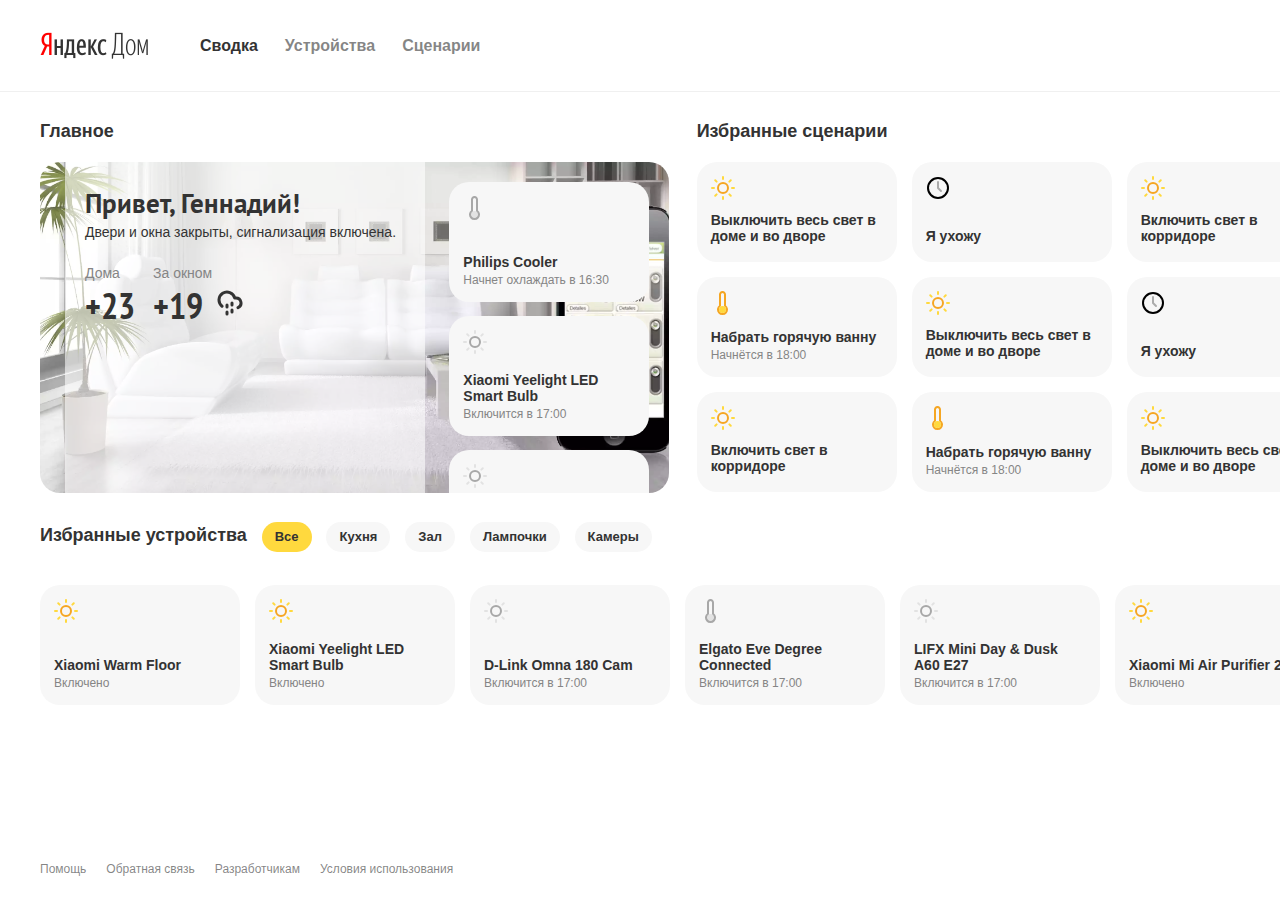
<file: index.3.html>
<!doctype html>
<html>

<head>
    <meta charset="utf-8">
    <title>Smarthome</title>
    <link rel="shortcut icon" href="favicon.ico"  type="image/x-icon">
    <link rel="preload" as="image" href="./assets/logo.png">
    <link rel="preload" as="image" href="./assets/sh.webp">
    <link rel="preload" as="image" href="./assets/cloud-drizzle.svg">
    <link rel="preload" as="image" href="./assets/panel__icon_clock.svg">
    <link rel="preload" as="image" href="./assets/panel__icon_light_off.svg">
    <link rel="preload" as="image" href="./assets/panel__icon_light_on.svg">
    <link rel="preload" as="image" href="./assets/panel__icon_temp_off.svg">
    <link rel="preload" as="image" href="./assets/panel__icon_temp_on.svg">
    <link rel="preload" href="./fonts/subset-PTSans-Bold.woff2" as="font" type="font/woff2" crossorigin>
    <link rel="preload" href="./fonts/subset-PTSans-NarrowBold.woff2" as="font" type="font/woff2" crossorigin>
    <script src="s.js" async></script>
    <style type="text/css">
    *{box-sizing:border-box}html{font-size:100%;-webkit-text-size-adjust:100%;height:100%}a{color:#2c3e50;text-decoration:none}label{display:block;margin-bottom:5px}article,aside,details,figcaption,figure,footer,header,hgroup,nav,section{display:block}button,input,select,textarea{margin:0;font-size:100%;vertical-align:middle}button,input{line-height:normal}button,html input[type='button'],input[type='reset'],input[type='submit']{cursor:pointer;-webkit-appearance:button}label,select,button,input[type='button'],input[type='reset'],input[type='submit'],input[type='radio'],input[type='checkbox']{cursor:pointer}label,input,button,select,textarea{font-size:15px;font-weight:400;line-height:20px}input,button,select,textarea{font-family:'PT Sans','Helvetica Neue',Helvetica,Arial,sans-serif}input,textarea,.uneditable-input{width:206px}input[type='radio'],input[type='checkbox']{margin:4px 0 0;line-height:normal}input[type='file'],input[type='image'],input[type='submit'],input[type='reset'],input[type='button'],input[type='radio'],input[type='checkbox']{width:auto}.link,.link:active,.link:visited{color:rgba(51,51,51,.6)}.link{text-decoration:none}.link_active,.link:hover{color:inherit}
    </style>
</head>

<style>@font-face{font-family:'PT Sans';font-style:normal;font-weight:700;src:local('PT Sans Bold'),url(./fonts/subset-PTSans-Bold.woff2) format('woff2')}@font-face{font-family:'PT Sans Narrow';font-weight:700;src:local('PT Sans Narrow Bold'),url(./fonts/subset-PTSans-NarrowBold.woff2) format('woff2')}.page{background-color: #fff;height:100%;font:14px Arial,sans-serif;color:#333;line-height:1.143;margin:0 auto;padding:0;width:1366px}</style>

<body class="page">
    <style>.page__wrapper{display:flex;flex-direction:column;height:100%}</style>
    <div class="page__wrapper">
        <style>.page__wrapper-content{flex:1 0 auto}</style>
        <div class="page__wrapper-content">
            <style>.header{width:100%;height:92px;padding:0 40px;border-bottom:1px solid #f0f0f0;display:flex;align-items:center;background:#fff}.logo{display:inline-block;width:108px;height:27px;position:relative;background-image:url(./assets/logo.png);background-repeat:no-repeat;background-position:left top;background-size:cover}.logo__ya{display:block;position:absolute;z-index:10;outline:0;height:100%;width:69px;left:0;top:0}.logo__ya-sub{display:block;position:absolute;z-index:5;outline:0;height:100%;width:100%;left:0;top:0}.menu{margin-left:52px}.menu__item{margin-right:27px;font-size:16px;font-weight:700;line-height:20px}.menu__list{display:flex;justify-content:flex-start;list-style:none;padding:0;margin:0}
                </style>
            <header class="header">
                <div class="logo header__logo">
                    <a href="yandex.ru" class="link logo__ya"></a>
                    <a href="#" class="link logo__ya-sub"></a>
                </div>
                <nav class="menu">
                    <ul class="menu__list">
                        <li class="menu__item">
                            <a href="#" class="link menu__link link_active">Сводка</a>
                        </li>
                        <li class="menu__item">
                            <a href="#" class="link menu__link">Устройства</a>
                        </li>
                        <li class="menu__item">
                            <a href="#" class="link menu__link">Сценарии</a>
                        </li>
                    </ul>
                </nav>
            </header>

            <style>.content{width:100%;display:flex;flex-wrap:wrap;justify-content:space-between;padding-top:29px}.content__item{width:100%;margin-bottom:29px;position:relative}.content__item_half{width:49%}.content__item_main{padding-left:40px}.content__item_scenarios{padding-right:40px}.content__item-header{font-size:18px;font-weight:700;margin-bottom:20px}.content__item-header_devices{padding-left:40px;display:inline-block;margin-right:11px}</style>
            <main class="content">
                <div class="content__item content__item_half content__item_main">
                    <div class="content__item-header">Главное</div>
                    <style>.main{height:331px;border-radius:20px;padding:0 20px 0 25px;display:flex;justify-content:space-between;background:url(assets/sh.webp) center center/cover no-repeat}</style>
                    <section class="main">
                        <style>.main__info{width:61.585%;padding-top:20px;padding-left:20px;background:rgba(255,255,255,.6)}</style>
                        <div class="main__info">
                            <style>.main__greeting{font-family:'PT Sans','Helvetica Neue',Helvetica,Arial,sans-serif;margin-top:6px;font-size:27px;font-weight:700}</style>
                            <div class="main__greeting">Привет, Геннадий!</div>
                            <style>.main__status{margin-top:6px;line-height:16px}</style>
                            <div class="main__status">Двери и окна закрыты, сигнализация включена.</div>
                            <style>.weather{display:flex}.main__weather{margin-top:25px}</style>
                            <div class="weather main__weather">
                                <style>.weather__item{margin-right:18px}</style>
                                <div class="weather__item">
                                    <style>.weather__item-title{color:#858585;margin-bottom:4px}.weather__item-temp{font-size:36px;font-weight:700;line-height:1.16;font-family:'PT Sans Narrow','Helvetica Neue',Helvetica,Arial,sans-serif}</style>
                                    <div class="weather__item-title">Дома</div>
                                    <div class="weather__item-temp">+23</div>
                                </div>
                                <style>.weather__item_outside{padding-right:31px}.weather__item_cloud-drizzle{background:url("assets/cloud-drizzle.svg") 100% 70%/26px no-repeat}</style>
                                <div class="weather__item weather__item_outside weather__item_cloud-drizzle">
                                    <div class="weather__item-title">За окном</div>
                                    <div class="weather__item-temp">+19</div>
                                </div>
                            </div>
                        </div>
                        <style>.main__upcoming-wrapper{width:200px;height:100%;overflow:hidden}</style>
                        <div class="main__upcoming-wrapper">
                            <style>.main__upcoming{width:220px;height:100%;overflow-y:scroll}</style>
                            <div class="main__upcoming">
                                <style>.panel{padding:14px;min-height:100px;width:200px;border-radius:20px;display:flex;flex-direction:column;justify-content:space-between;flex-shrink:0;background:#f7f7f7;cursor:pointer;transition:opacity 0.3s ease-out}.panel:hover{background:#fff;box-shadow:0 2px 6px 0 rgba(197,186,186,.5)}.panel:active{box-shadow:none}.main__panel{margin-bottom:14px;position:relative}.panel_device{height:120px}.panel_first{margin-top:20px}</style>
                                <div class="panel main__panel panel_device panel_first">
                                    <style>.panel__icon{width:24px;height:24px}.panel__icon_temp_off{background:url("assets/panel__icon_temp_off.svg") center center/contain no-repeat}.panel__icon_temp_on{background:url("assets/panel__icon_temp_on.svg") center center/contain no-repeat}.panel__icon_light_off{background:url("assets/panel__icon_light_off.svg") center center/contain no-repeat}.panel__icon_light_on{background:url("assets/panel__icon_light_on.svg") center center/contain no-repeat}.panel__icon_clock{background:url("assets/panel__icon_clock.svg") center center/contain no-repeat}</style>
                                    <div class="panel__icon panel__icon_temp_off"></div>
                                    <div class="panel__text">
                                        <style>.panel__title{font-weight:700;margin-bottom:4px}</style>
                                        <div class="panel__title">Philips Cooler</div>
                                        <style>.panel__sub{font-size:12px;color:#858585}</style>
                                        <div class="panel__sub">Начнет охлаждать в 16:30</div>
                                    </div>
                                </div>
                                <div class="panel main__panel panel_device">
                                    <div class="panel__icon panel__icon_light_off"></div>
                                    <div class="panel__text">
                                        <div class="panel__title">Xiaomi Yeelight LED Smart Bulb</div>
                                        <div class="panel__sub">Включится в 17:00</div>
                                    </div>
                                </div>
                                <div class="panel main__panel panel_device panel_out_bot">
                                    <div class="panel__icon panel__icon_light_off"></div>
                                    <div class="panel__text">
                                        <div class="panel__title">Xiaomi Yeelight LED Smart Bulb</div>
                                        <div class="panel__sub">Включится в 17:00</div>
                                    </div>
                                </div>
                                <div class="panel main__panel panel_device panel_out_bot">
                                    <style>img{width:auto;height:auto;max-width:100%;vertical-align:middle;border:0}</style>
                                    <a target=_blank href="http://ya.ru"><img src=./assets/banner.webp />
                                    </a>
                                </div>
                            </div>
                        </div>
                    </section>
                </div>
                <div class="content__item content__item_half content__item_scenarios">
                    <div class="content__item-header">
                        Избранные сценарии
                    </div>
                    <style>.paginator{height:16px;width:47px;display:flex;justify-content:space-between}.scenarios__paginator{position:absolute;top:0;right:40px}.paginator div{width:16px}</style>
                    <div class="paginator scenarios__paginator">
                        <style>.paginator__arrow{opacity:1;cursor:pointer}.paginator__arrow:hover{opacity:.5}.paginator__arrow:active{opacity:.3}.paginator__arrow_disabled{opacity:.3}</style>
                        <div class="paginator__arrow paginator__arrow_disabled paginator__arrow_left">
                            <svg viewBox="0 0 9 16" width="100%" height="16px">
                                <path fill="currentColor" fill-rule="evenodd" d="M8.7 14.3c.4.4.4 1 0 1.4-.4.4-1 .4-1.4 0l-7-7c-.4-.4-.4-1 0-1.4l7-7c.4-.4 1-.4 1.4 0 .4.4.4 1 0 1.4L2.4 8l6.3 6.3z"></path>
                            </svg>
                        </div>
                        <div class="paginator__arrow paginator__arrow_right">
                            <svg viewBox="0 0 9 16" width="100%" height="16px">
                                <path fill="currentColor" fill-rule="evenodd" d="M.3 14.3c-.4.4-.4 1.02 0 1.4.38.4 1 .4 1.4 0l7-7c.4-.4.4-1.02 0-1.4l-7-7C1.3-.1.68-.1.3.3c-.4.38-.4 1 0 1.4L6.6 8 .3 14.3z"></path>
                            </svg>
                        </div>
                    </div>
                    <style>.scenarios{max-height:331px;background:#fff;display:flex;justify-content:flex-start;overflow-x:hidden}</style>
                    <section class="scenarios">
                        <style>.scenarios__page{display:grid;grid-template-columns:repeat(3,200px);grid-template-rows:repeat(3,100px);grid-column-gap:15px;grid-row-gap:15px;justify-content:space-between;margin-right:15px}</style>
                        <div class="scenarios__page">
                            <div class="panel scenarios__panel">
                                <div class="panel__icon panel__icon_light_on"></div>
                                <div class="panel__text">
                                    <div class="panel__title">Выключить весь свет в доме и во дворе</div>
                                </div>
                            </div>
                            <div class="panel scenarios__panel">
                                <div class="panel__icon panel__icon_clock"></div>
                                <div class="panel__text">
                                    <div class="panel__title">Я ухожу</div>
                                </div>
                            </div>
                            <div class="panel scenarios__panel">
                                <div class="panel__icon panel__icon_light_on"></div>
                                <div class="panel__text">
                                    <div class="panel__title">Включить свет в корридоре</div>
                                </div>
                            </div>
                            <div class="panel scenarios__panel">
                                <div class="panel__icon panel__icon_temp_on"></div>
                                <div class="panel__text">
                                    <div class="panel__title">Набрать горячую ванну</div>
                                    <div class="panel__sub">Начнётся в 18:00</div>
                                </div>
                            </div>
                            <div class="panel scenarios__panel">
                                <div class="panel__icon panel__icon_light_on"></div>
                                <div class="panel__text">
                                    <div class="panel__title">Выключить весь свет в доме и во дворе</div>
                                </div>
                            </div>
                            <div class="panel scenarios__panel">
                                <div class="panel__icon panel__icon_clock"></div>
                                <div class="panel__text">
                                    <div class="panel__title">Я ухожу</div>
                                </div>
                            </div>
                            <div class="panel scenarios__panel">
                                <div class="panel__icon panel__icon_light_on"></div>
                                <div class="panel__text">
                                    <div class="panel__title">Включить свет в корридоре</div>
                                </div>
                            </div>
                            <div class="panel scenarios__panel">
                                <div class="panel__icon panel__icon_temp_on"></div>
                                <div class="panel__text">
                                    <div class="panel__title">Набрать горячую ванну</div>
                                    <div class="panel__sub">Начнётся в 18:00</div>
                                </div>
                            </div>
                            <div class="panel scenarios__panel">
                                <div class="panel__icon panel__icon_light_on"></div>
                                <div class="panel__text">
                                    <div class="panel__title">Выключить весь свет в доме и во дворе</div>
                                </div>
                            </div>
                        </div>
                        <div class="scenarios__page">
                            <div class="panel scenarios__panel">
                                <div class="panel__icon panel__icon_clock"></div>
                                <div class="panel__text">
                                    <div class="panel__title">Я ухожу</div>
                                </div>
                            </div>
                        </div>
                    </section>
                </div>
                <style>
                    .devices{display:flex;justify-content:flex-start;overflow-x:hidden;padding:20px 0 6px 40px}.devices::after{content:'';display:inline-block;min-width:25px}
                </style>
                <div class="content__item content__item_devices">
                    <span class="content__item-header content__item-header_devices">
                        Избранные устройства
                    </span>
                    <style>.filter__select{display:none}.filter__item-label{display:inline-block;font-size:13px;line-height:1;font-weight:700;background:#f7f7f7;min-height:30px;padding:8px 13px;border-radius:15px;margin-right:11px;cursor:pointer}.filter__item-label:hover{background:#ffd93e}.filter__item-radio{display:none}.filter__item-radio:checked+label{background:#ffd93e}.filter__item-radio_kitchen:checked~.devices .panel{display:none}.filter__item-radio_kitchen:checked~.devices .panel_kitchen{display:flex}.filter__item-radio_room:checked~.devices .panel{display:none}.filter__item-radio_room:checked~.devices .panel_room{display:flex}.filter__item-radio_lamp:checked~.devices .panel{display:none}.filter__item-radio_lamp:checked~.devices .panel_lamp{display:flex}.filter__item-radio_cam:checked~.devices .panel{display:none}.filter__item-radio_cam:checked~.devices .panel_cam{display:flex}</style>
                    <div class="filter__select">
                        <button class="filter__select-button" type="button">
                            <span class="button__text">Все</span>
                            <svg xmlns="http://www.w3.org/2000/svg" width="11" height="6">
                                <path d="M10.3 0L5.5 4.7.7 0 0 .7 5.5 6 11 .7z" />
                            </svg>
                        </button>
                        <div class="filter__select-popup" aria-hidden="true">
                            <div class="filter__select-menu">
                                <div class="filter__select-item filter__select-item_checked" data-group="all">Все</div>
                                <div class="filter__select-item" data-group="kitchen">Кухня</div>
                                <div class="filter__select-item" data-group="room">Зал</div>
                                <div class="filter__select-item" data-group="lamp">Лампочки</div>
                                <div class="filter__select-item" data-group="cam">Камеры</div>
                            </div>
                        </div>
                    </div>
                    <input class="filter__item-radio filter__item_devices filter__item-radio_all" type="radio" name="filter"
                        id="all" checked>
                    <label class="filter__item-label filter__item_devices" for="all">Все</label>
                    <input class="filter__item-radio filter__item_devices filter__item-radio_kitchen" type="radio" name="filter"
                        id="kitchen">
                    <label class="filter__item-label filter__item_devices" for="kitchen">Кухня</label>
                    <input class="filter__item-radio filter__item_devices filter__item-radio_room" type="radio" name="filter"
                        id="room">
                    <label class="filter__item-label filter__item_devices" for="room">Зал</label>
                    <input class="filter__item-radio filter__item_devices filter__item-radio_lamp" type="radio" name="filter"
                        id="lamp">
                    <label class="filter__item-label filter__item_devices" for="lamp">Лампочки</label>
                    <input class="filter__item-radio filter__item_devices filter__item-radio_cam" type="radio" name="filter"
                        id="cam">
                    <label class="filter__item-label filter__item_devices" for="cam">Камеры</label>
                    <style>.devices__paginator{position:absolute;top:0;right:40px}</style>
                    <div class="paginator devices__paginator">
                        <div class="paginator__arrow paginator__arrow_disabled paginator__arrow_left">
                            <svg viewBox="0 0 9 16" width="100%" height="16px">
                                <path fill="currentColor" fill-rule="evenodd" d="M8.7 14.3c.4.4.4 1 0 1.4-.4.4-1 .4-1.4 0l-7-7c-.4-.4-.4-1 0-1.4l7-7c.4-.4 1-.4 1.4 0 .4.4.4 1 0 1.4L2.4 8l6.3 6.3z"></path>
                            </svg>
                        </div>
                        <div class="paginator__arrow paginator__arrow_right">
                            <svg viewBox="0 0 9 16" width="100%" height="16px">
                                <path fill="currentColor" fill-rule="evenodd" d="M.3 14.3c-.4.4-.4 1.02 0 1.4.38.4 1 .4 1.4 0l7-7c.4-.4.4-1.02 0-1.4l-7-7C1.3-.1.68-.1.3.3c-.4.38-.4 1 0 1.4L6.6 8 .3 14.3z"></path>
                            </svg>
                        </div>
                    </div>
                    <section class="devices">
                        <style>.devices__panel{margin-right:15px}</style>
                        <div class="panel panel_device devices__panel panel_room panel_floor">
                            <div class="panel__icon panel__icon_light_on"></div>
                            <div class="panel__text">
                                <div class="panel__title">Xiaomi Warm Floor</div>
                                <div class="panel__sub">Включено</div>
                            </div>
                        </div>
                        <div class="panel panel_device devices__panel panel_lamp">
                            <div class="panel__icon panel__icon_light_on"></div>
                            <div class="panel__text">
                                <div class="panel__title">Xiaomi Yeelight LED Smart Bulb</div>
                                <div class="panel__sub">Включено</div>
                            </div>
                        </div>
                        <div class="panel panel_device devices__panel panel_cam">
                            <div class="panel__icon panel__icon_light_off"></div>
                            <div class="panel__text">
                                <div class="panel__title">D-Link Omna 180 Cam</div>
                                <div class="panel__sub">Включится в 17:00</div>
                            </div>
                        </div>
                        <div class="panel panel_device devices__panel panel_room panel_temp">
                            <div class="panel__icon panel__icon_temp_off"></div>
                            <div class="panel__text">
                                <div class="panel__title">Elgato Eve Degree Connected</div>
                                <div class="panel__sub">Включится в 17:00</div>
                            </div>
                        </div>
                        <div class="panel panel_device devices__panel panel_lamp">
                            <div class="panel__icon panel__icon_light_off"></div>
                            <div class="panel__text">
                                <div class="panel__title">LIFX Mini Day & Dusk A60 E27</div>
                                <div class="panel__sub">Включится в 17:00</div>
                            </div>
                        </div>
                        <div class="panel panel_device devices__panel panel_room">
                            <div class="panel__icon panel__icon_light_on"></div>
                            <div class="panel__text">
                                <div class="panel__title">Xiaomi Mi Air Purifier 2S</div>
                                <div class="panel__sub">Включено</div>
                            </div>
                        </div>
                        <div class="panel panel_device devices__panel panel_lamp">
                            <div class="panel__icon panel__icon_light_off"></div>
                            <div class="panel__text">
                                <div class="panel__title">Philips Zhirui</div>
                                <div class="panel__sub">Выключено</div>
                            </div>
                        </div>
                        <div class="panel panel_device devices__panel panel_kitchen">
                            <div class="panel__icon panel__icon_light_on"></div>
                            <div class="panel__text">
                                <div class="panel__title">Philips Purifier</div>
                                <div class="panel__sub">Включено</div>
                            </div>
                        </div>
                    </section>
                </div>
            </main>
        </div>
        <style>.footer{flex:0 0 auto;display:flex;justify-content:flex-start;align-items:center;flex-wrap:wrap;padding-left:40px;width:100%;height:60px;font-size:12px}</style>
        <footer class="footer">
            <style>.footer__link{margin-right:20px}</style>
            <a href="#" class="link footer__link">Помощь</a>
            <a href="#" class="link footer__link">Обратная связь</a>
            <a href="#" class="link footer__link">Разработчикам</a>
            <a href="#" class="link footer__link">Условия использования</a>
        </footer>
    </div>
    <style>.modal{display:none;flex-direction:column;justify-content:center;align-items:center;position:fixed;z-index:1;left:0;top:0;width:100%;height:100%;overflow:auto;background:rgba(51,51,51,.5)}.modal_open{display:flex}.modal_open .modal__content{animation:modal 0.2s ease forwards}.modal__title{font-size:27px;font-weight:700;margin-bottom:6px}.modal__value{box-sizing:content-box;position:absolute;top:20px;right:20px;font-size:36px;font-weight:700;max-width:62px;height:40px;padding-right:32px}.modal__value_temp{background:url("assets/panel__icon_temp_on.svg") calc(100% + 10px) 0% / contain no-repeat}.modal__value_light{height:45px;padding-right:45px;background:url("assets/panel__icon_light_off.svg") right center/contain no-repeat}.modal__status{margin-bottom:20px}.modal__adjust{margin-top:25px}.modal__button{width:48.5%}.modal__content{max-width:640px;width:100%}.modal__body{position:relative;flex-shrink:0;padding:25px;margin-bottom:15px;border-radius:20px;background:#fff}.modal__controls{width:100%;display:flex;justify-content:space-between;flex-wrap:wrap}.adjust-bar{-webkit-appearance:none;appearance:none;outline:none;border-radius:30px;width:100%;height:60px;margin:0;display:flex;justify-content:space-between;align-items:center;position:relative}.adjust-bar::-webkit-slider-thumb{-webkit-appearance:none;appearance:none;cursor:pointer;width:60px;height:60px;border:3px solid rgba(51,51,51,.1);border-radius:30px;box-shadow:0 0 0 4px #fff}.adjust-bar__container_theme_temp{position:relative}.adjust-bar__container_theme_temp::before,.adjust-bar__container_theme_temp::after{color:#fff;font-size:18px;font-weight:700;position:absolute;top:20px;z-index:1;pointer-events:none}.adjust-bar__container_theme_temp::before{content:'–10';left:15px}.adjust-bar__container_theme_temp::after{content:'+30';right:15px}.adjust-bar__container_theme_light{position:relative}.adjust-bar__container_theme_light::before,.adjust-bar__container_theme_light::after{content:'';position:absolute;z-index:1;pointer-events:none}.adjust-bar__container_theme_light::before{top:14px;left:14px;width:30px;height:30px;background:url("assets/adjust-bar_light_from.svg") center center/contain no-repeat}.adjust-bar__container_theme_light::after{top:13px;right:13px;width:34px;height:34px;background:url("assets/adjust-bar_light_to.svg") center center/contain no-repeat}.adjust-bar_theme_temp{background-image:linear-gradient(90deg,#068fff 0%,#ffd800 50%,#f76b1c 100%)}.adjust-bar_theme_light{background-image:linear-gradient(90deg,#ffe682 0%,#ff9e00 100%)}.button{cursor:pointer;display:flex;justify-content:center;align-items:center;background:#fff}.button_color_yellow{background:#ffd93e}.button_size_l{font-size:18px;font-weight:700;height:60px;border-radius:20px}.button:hover{box-shadow:0 2px 6px 0 rgba(255,225,225,.6)}.button:active{box-shadow:none}.knob{width:220px;height:220px;display:flex;justify-content:center;align-items:center;position:relative}.knob svg{width:220px;height:220px;transform:rotate(90deg)}.knob__indicator{fill:none;stroke:#f5a623;stroke-width:20px;stroke-dasharray:0 629;transform:rotate(29deg)}.knob__indicator-bounds{fill:transparent;stroke:#fff;stroke-width:21px;stroke-dasharray:99 629;transform:rotate(-29deg)}.knob__indicator-bg{fill:rgba(51,51,51,.7)}.knob__indicator-mask{fill:transparent;stroke:#fff;stroke-width:22px;stroke-dasharray:4 1;transform:rotate(1deg)}.knob__self{fill:#fefefe;filter:url('#knob-shadow');cursor:pointer}.knob__value{font-size:66px;font-weight:700;position:absolute;user-select:none;pointer-events:none}.knob__wrapper{display:flex;justify-content:center;align-items:center;height:80%}</style>
    <div class="modal modal_temp">
        <div class="modal__content">
            <div class="modal__body">
                <div class="modal__title">Elgato Eve Degree Connected</div>
                <div class="modal__value modal__value_temp">+23</div>
                <div class="modal__status">Включено</div>
                <div class="modal__filter">
                    <div class="filter__item-label modal__filter-item_temp" id="manual">Вручную</div>
                    <div class="filter__item-label modal__filter-item_temp" id="cold">Холодно</div>
                    <div class="filter__item-label modal__filter-item_temp" id="warm">Тепло</div>
                    <div class="filter__item-label modal__filter-item_temp" id="hot">Жарко</div>
                </div>
                <div class="adjust-bar__container adjust-bar__container_theme_temp modal__adjust">
                    <input class="adjust-bar adjust-bar_theme_temp" type="range" name="lightRange" id="lightRange"
                        value="23" min="-10" max="30" orient="vertical">
                </div>
            </div>
            <div class="modal__controls">
                <div class="button button_size_l button_color_yellow modal__button">Применить</div>
                <div class="button button_size_l modal__button modal_close">Закрыть</div>
            </div>
        </div>
    </div>
    <div class="modal modal_light">
        <div class="modal__content">
            <div class="modal__body">
                <div class="modal__title">Xiaomi Yeelight LED Smart Bulb</div>
                <div class="modal__value modal__value_light"></div>
                <div class="modal__status">Включено</div>
                <div class="modal__filter">
                    <div class="filter__item-label modal__filter-item" id="manual">Вручную</div>
                    <div class="filter__item-label modal__filter-item" id="day">Дневной свет</div>
                    <div class="filter__item-label modal__filter-item" id="evening">Вечерний свет</div>
                    <div class="filter__item-label modal__filter-item" id="dawn">Рассвет</div>
                </div>
                <div class="adjust-bar__container adjust-bar__container_theme_light modal__adjust">
                    <input class="adjust-bar adjust-bar_theme_light" type="range" name="tempRange" id="lightRange"
                        value="25" min="0" max="50" orient="vertical">
                </div>
            </div>
            <div class="modal__controls">
                <div class="button button_size_l button_color_yellow modal__button">Применить</div>
                <div class="button button_size_l modal__button modal_close">Закрыть</div>
            </div>
        </div>
    </div>
    <div class="modal modal_knob">
        <div class="modal__content">
            <div class="modal__body">
                <div class="modal__title">Xiaomi Warm Floor</div>
                <div class="modal__value modal__value_temp">+23</div>
                <div class="modal__status">Включено</div>
                <div class="knob__wrapper">
                    <div class="knob">
                        <svg viewBox="-110 -110 220 220" id="foobar">
                            <filter id="knob-shadow">
                                <feGaussianBlur in="SourceAlpha" stdDeviation="2" />
                                <feOffset dx="2" dy="0" result="offsetblur" />
                                <feFlood flood-color="rgba(134,121,71,0.45)" />
                                <feComposite in2="offsetblur" operator="in" />
                                <feMerge>
                                    <feMergeNode />
                                    <feMergeNode in="SourceGraphic" />
                                </feMerge>
                            </filter>
                            <g class="knob-container">
                                <circle class="knob_center" cx="0" cy="0" />
                                <circle class="knob__indicator-bg" r="110" cx="0" cy="0" />
                                <circle class="knob__indicator" r="100" cx="0" cy="0" />
                                <circle class="knob__indicator-mask" r="100" cx="0" cy="0" />
                                <circle class="knob__indicator-bounds" r="100" cx="0" cy="0" />
                                <circle class="knob__self" r="89" cx="0" cy="0" />
                                <polygon class="knob__arrow" points="-90,0 -85,5 -85,-5" />
                            </g>
                        </svg>
                        <div class="knob__value">+23</div>
                    </div>
                </div>
            </div>
            <div class="modal__controls">
                <div class="button button_size_l button_color_yellow modal__button">Применить</div>
                <div class="button button_size_l modal__button modal_close">Закрыть</div>
            </div>
        </div>
    </div>
</body>

</html>
</file>
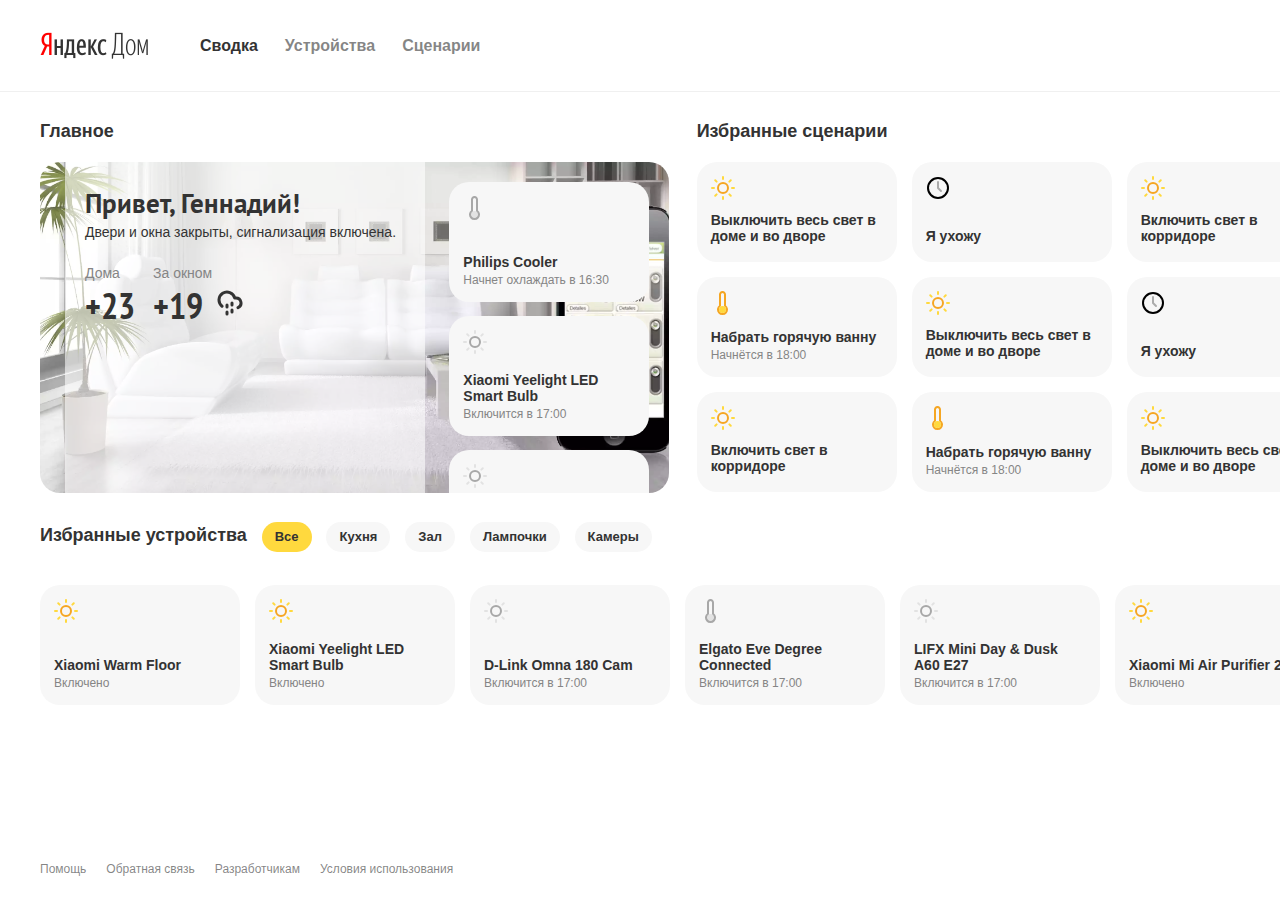
<file: index.4.html>
<!doctype html>
<html>

<head>
    <meta charset="utf-8">
    <title>Smarthome</title>
    <link rel="shortcut icon" href="favicon.ico"  type="image/x-icon">
    <link rel="preload" as="image" href="./assets/logo.png">
    <link rel="preload" as="image" href="./assets/sh.webp">
    <link rel="preload" as="image" href="./assets/cloud-drizzle.svg">
    <link rel="preload" as="image" href="./assets/panel__icon_clock.svg">
    <link rel="preload" as="image" href="./assets/panel__icon_light_off.svg">
    <link rel="preload" as="image" href="./assets/panel__icon_light_on.svg">
    <link rel="preload" as="image" href="./assets/panel__icon_temp_off.svg">
    <link rel="preload" as="image" href="./assets/panel__icon_temp_on.svg">
    <link rel="preload" href="./fonts/subset-PTSans-Bold.woff2" as="font" type="font/woff2" crossorigin>
    <link rel="preload" href="./fonts/subset-PTSans-NarrowBold.woff2" as="font" type="font/woff2" crossorigin>
    <script src="s.js" async></script>
    <style type="text/css">
    *{box-sizing:border-box}html{font-size:100%;-webkit-text-size-adjust:100%;height:100%}a{color:#2c3e50;text-decoration:none}label{display:block;margin-bottom:5px}article,aside,details,figcaption,figure,footer,header,hgroup,nav,section{display:block}button,input,select,textarea{margin:0;font-size:100%;vertical-align:middle}button,input{line-height:normal}button,html input[type='button'],input[type='reset'],input[type='submit']{cursor:pointer;-webkit-appearance:button}label,select,button,input[type='button'],input[type='reset'],input[type='submit'],input[type='radio'],input[type='checkbox']{cursor:pointer}label,input,button,select,textarea{font-size:15px;font-weight:400;line-height:20px}input,button,select,textarea{font-family:'PT Sans','Helvetica Neue',Helvetica,Arial,sans-serif}input,textarea,.uneditable-input{width:206px}input[type='radio'],input[type='checkbox']{margin:4px 0 0;line-height:normal}input[type='file'],input[type='image'],input[type='submit'],input[type='reset'],input[type='button'],input[type='radio'],input[type='checkbox']{width:auto}.link,.link:active,.link:visited{color:rgba(51,51,51,.6)}.link{text-decoration:none}.link_active,.link:hover{color:inherit}
    </style>
</head>

<style>@font-face{font-family:'PT Sans';font-style:normal;font-weight:700;src:local('PT Sans Bold'),url(./fonts/subset-PTSans-Bold.woff2) format('woff2')}@font-face{font-family:'PT Sans Narrow';font-weight:700;src:local('PT Sans Narrow Bold'),url(./fonts/subset-PTSans-NarrowBold.woff2) format('woff2')}.page{background-color: #fff;height:100%;font:14px Arial,sans-serif;color:#333;line-height:1.143;margin:0 auto;padding:0;width:1366px}</style>

<body class="page">
    <style>.page__wrapper{display:flex;flex-direction:column;height:100%}</style>
    <div class="page__wrapper">
        <style>.page__wrapper-content{flex:1 0 auto}</style>
        <div class="page__wrapper-content">
            <style>.header{width:100%;height:92px;padding:0 40px;border-bottom:1px solid #f0f0f0;display:flex;align-items:center;background:#fff}.logo{display:inline-block;width:108px;height:27px;position:relative;background-image:url(./assets/logo.png);background-repeat:no-repeat;background-position:left top;background-size:cover}.logo__ya{display:block;position:absolute;z-index:10;outline:0;height:100%;width:69px;left:0;top:0}.logo__ya-sub{display:block;position:absolute;z-index:5;outline:0;height:100%;width:100%;left:0;top:0}.menu{margin-left:52px}.menu__item{margin-right:27px;font-size:16px;font-weight:700;line-height:20px}.menu__list{display:flex;justify-content:flex-start;list-style:none;padding:0;margin:0}
                </style>
            <header class="header">
                <div class="logo header__logo">
                    <a href="yandex.ru" class="link logo__ya"></a>
                    <a href="#" class="link logo__ya-sub"></a>
                </div>
                <nav class="menu">
                    <ul class="menu__list">
                        <li class="menu__item">
                            <a href="#" class="link menu__link link_active">Сводка</a>
                        </li>
                        <li class="menu__item">
                            <a href="#" class="link menu__link">Устройства</a>
                        </li>
                        <li class="menu__item">
                            <a href="#" class="link menu__link">Сценарии</a>
                        </li>
                    </ul>
                </nav>
            </header>

            <style>.content{width:100%;display:flex;flex-wrap:wrap;justify-content:space-between;padding-top:29px}.content__item{width:100%;margin-bottom:29px;position:relative}.content__item_half{width:49%}.content__item_main{padding-left:40px}.content__item_scenarios{padding-right:40px}.content__item-header{font-size:18px;font-weight:700;margin-bottom:20px}.content__item-header_devices{padding-left:40px;display:inline-block;margin-right:11px}</style>
            <main class="content">
                <div class="content__item content__item_half content__item_main">
                    <div class="content__item-header">Главное</div>
                    <style>.main{height:331px;border-radius:20px;padding:0 20px 0 25px;display:flex;justify-content:space-between;background:url(assets/sh.webp) center center/cover no-repeat}</style>
                    <section class="main">
                        <style>.main__info{width:61.585%;padding-top:20px;padding-left:20px;background:rgba(255,255,255,.6)}</style>
                        <div class="main__info">
                            <style>.main__greeting{font-family:'PT Sans','Helvetica Neue',Helvetica,Arial,sans-serif;margin-top:6px;font-size:27px;font-weight:700}</style>
                            <div class="main__greeting">Привет, Геннадий!</div>
                            <style>.main__status{margin-top:6px;line-height:16px}</style>
                            <div class="main__status">Двери и окна закрыты, сигнализация включена.</div>
                            <style>.weather{display:flex}.main__weather{margin-top:25px}</style>
                            <div class="weather main__weather">
                                <style>.weather__item{margin-right:18px}</style>
                                <div class="weather__item">
                                    <style>.weather__item-title{color:#858585;margin-bottom:4px}.weather__item-temp{font-size:36px;font-weight:700;line-height:1.16;font-family:'PT Sans Narrow','Helvetica Neue',Helvetica,Arial,sans-serif}</style>
                                    <div class="weather__item-title">Дома</div>
                                    <div class="weather__item-temp">+23</div>
                                </div>
                                <style>.weather__item_outside{padding-right:31px}.weather__item_cloud-drizzle{background:url("assets/cloud-drizzle.svg") 100% 70%/26px no-repeat}</style>
                                <div class="weather__item weather__item_outside weather__item_cloud-drizzle">
                                    <div class="weather__item-title">За окном</div>
                                    <div class="weather__item-temp">+19</div>
                                </div>
                            </div>
                        </div>
                        <style>.main__upcoming-wrapper{width:200px;height:100%;overflow:hidden}</style>
                        <div class="main__upcoming-wrapper">
                            <style>.main__upcoming{width:220px;height:100%;overflow-y:scroll}</style>
                            <div class="main__upcoming">
                                <style>.panel{padding:14px;min-height:100px;width:200px;border-radius:20px;display:flex;flex-direction:column;justify-content:space-between;flex-shrink:0;background:#f7f7f7;cursor:pointer;transition:opacity 0.3s ease-out}.panel:hover{background:#fff;box-shadow:0 2px 6px 0 rgba(197,186,186,.5)}.panel:active{box-shadow:none}.main__panel{margin-bottom:14px;position:relative}.panel_device{height:120px}.panel_first{margin-top:20px}</style>
                                <div class="panel main__panel panel_device panel_first">
                                    <style>.panel__icon{width:24px;height:24px}.panel__icon_temp_off{background:url("assets/panel__icon_temp_off.svg") center center/contain no-repeat}.panel__icon_temp_on{background:url("assets/panel__icon_temp_on.svg") center center/contain no-repeat}.panel__icon_light_off{background:url("assets/panel__icon_light_off.svg") center center/contain no-repeat}.panel__icon_light_on{background:url("assets/panel__icon_light_on.svg") center center/contain no-repeat}.panel__icon_clock{background:url("assets/panel__icon_clock.svg") center center/contain no-repeat}</style>
                                    <div class="panel__icon panel__icon_temp_off"></div>
                                    <div class="panel__text">
                                        <style>.panel__title{font-weight:700;margin-bottom:4px}</style>
                                        <div class="panel__title">Philips Cooler</div>
                                        <style>.panel__sub{font-size:12px;color:#858585}</style>
                                        <div class="panel__sub">Начнет охлаждать в 16:30</div>
                                    </div>
                                </div>
                                <div class="panel main__panel panel_device">
                                    <div class="panel__icon panel__icon_light_off"></div>
                                    <div class="panel__text">
                                        <div class="panel__title">Xiaomi Yeelight LED Smart Bulb</div>
                                        <div class="panel__sub">Включится в 17:00</div>
                                    </div>
                                </div>
                                <div class="panel main__panel panel_device panel_out_bot">
                                    <div class="panel__icon panel__icon_light_off"></div>
                                    <div class="panel__text">
                                        <div class="panel__title">Xiaomi Yeelight LED Smart Bulb</div>
                                        <div class="panel__sub">Включится в 17:00</div>
                                    </div>
                                </div>
                                <div class="panel main__panel panel_device panel_out_bot">
                                    <style>img{width:auto;height:auto;max-width:100%;vertical-align:middle;border:0}</style>
                                </div>
                            </div>
                        </div>
                    </section>
                </div>
                <div class="content__item content__item_half content__item_scenarios">
                    <div class="content__item-header">
                        Избранные сценарии
                    </div>
                    <style>.paginator{height:16px;width:47px;display:flex;justify-content:space-between}.scenarios__paginator{position:absolute;top:0;right:40px}.paginator div{width:16px}</style>
                    <div class="paginator scenarios__paginator">
                        <style>.paginator__arrow{opacity:1;cursor:pointer}.paginator__arrow:hover{opacity:.5}.paginator__arrow:active{opacity:.3}.paginator__arrow_disabled{opacity:.3}</style>
                        <div class="paginator__arrow paginator__arrow_disabled paginator__arrow_left">
                            <svg viewBox="0 0 9 16" width="100%" height="16px">
                                <path fill="currentColor" fill-rule="evenodd" d="M8.7 14.3c.4.4.4 1 0 1.4-.4.4-1 .4-1.4 0l-7-7c-.4-.4-.4-1 0-1.4l7-7c.4-.4 1-.4 1.4 0 .4.4.4 1 0 1.4L2.4 8l6.3 6.3z"></path>
                            </svg>
                        </div>
                        <div class="paginator__arrow paginator__arrow_right">
                            <svg viewBox="0 0 9 16" width="100%" height="16px">
                                <path fill="currentColor" fill-rule="evenodd" d="M.3 14.3c-.4.4-.4 1.02 0 1.4.38.4 1 .4 1.4 0l7-7c.4-.4.4-1.02 0-1.4l-7-7C1.3-.1.68-.1.3.3c-.4.38-.4 1 0 1.4L6.6 8 .3 14.3z"></path>
                            </svg>
                        </div>
                    </div>
                    <style>.scenarios{max-height:331px;background:#fff;display:flex;justify-content:flex-start;overflow-x:hidden}</style>
                    <section class="scenarios">
                        <style>.scenarios__page{display:grid;grid-template-columns:repeat(3,200px);grid-template-rows:repeat(3,100px);grid-column-gap:15px;grid-row-gap:15px;justify-content:space-between;margin-right:15px}</style>
                        <div class="scenarios__page">
                            <div class="panel scenarios__panel">
                                <div class="panel__icon panel__icon_light_on"></div>
                                <div class="panel__text">
                                    <div class="panel__title">Выключить весь свет в доме и во дворе</div>
                                </div>
                            </div>
                            <div class="panel scenarios__panel">
                                <div class="panel__icon panel__icon_clock"></div>
                                <div class="panel__text">
                                    <div class="panel__title">Я ухожу</div>
                                </div>
                            </div>
                            <div class="panel scenarios__panel">
                                <div class="panel__icon panel__icon_light_on"></div>
                                <div class="panel__text">
                                    <div class="panel__title">Включить свет в корридоре</div>
                                </div>
                            </div>
                            <div class="panel scenarios__panel">
                                <div class="panel__icon panel__icon_temp_on"></div>
                                <div class="panel__text">
                                    <div class="panel__title">Набрать горячую ванну</div>
                                    <div class="panel__sub">Начнётся в 18:00</div>
                                </div>
                            </div>
                            <div class="panel scenarios__panel">
                                <div class="panel__icon panel__icon_light_on"></div>
                                <div class="panel__text">
                                    <div class="panel__title">Выключить весь свет в доме и во дворе</div>
                                </div>
                            </div>
                            <div class="panel scenarios__panel">
                                <div class="panel__icon panel__icon_clock"></div>
                                <div class="panel__text">
                                    <div class="panel__title">Я ухожу</div>
                                </div>
                            </div>
                            <div class="panel scenarios__panel">
                                <div class="panel__icon panel__icon_light_on"></div>
                                <div class="panel__text">
                                    <div class="panel__title">Включить свет в корридоре</div>
                                </div>
                            </div>
                            <div class="panel scenarios__panel">
                                <div class="panel__icon panel__icon_temp_on"></div>
                                <div class="panel__text">
                                    <div class="panel__title">Набрать горячую ванну</div>
                                    <div class="panel__sub">Начнётся в 18:00</div>
                                </div>
                            </div>
                            <div class="panel scenarios__panel">
                                <div class="panel__icon panel__icon_light_on"></div>
                                <div class="panel__text">
                                    <div class="panel__title">Выключить весь свет в доме и во дворе</div>
                                </div>
                            </div>
                        </div>
                        <div class="scenarios__page">
                            <div class="panel scenarios__panel">
                                <div class="panel__icon panel__icon_clock"></div>
                                <div class="panel__text">
                                    <div class="panel__title">Я ухожу</div>
                                </div>
                            </div>
                        </div>
                    </section>
                </div>
                <style>
                    .devices{display:flex;justify-content:flex-start;overflow-x:hidden;padding:20px 0 6px 40px}.devices::after{content:'';display:inline-block;min-width:25px}
                </style>
                <div class="content__item content__item_devices">
                    <span class="content__item-header content__item-header_devices">
                        Избранные устройства
                    </span>
                    <style>.filter__select{display:none}.filter__item-label{display:inline-block;font-size:13px;line-height:1;font-weight:700;background:#f7f7f7;min-height:30px;padding:8px 13px;border-radius:15px;margin-right:11px;cursor:pointer}.filter__item-label:hover{background:#ffd93e}.filter__item-radio{display:none}.filter__item-radio:checked+label{background:#ffd93e}.filter__item-radio_kitchen:checked~.devices .panel{display:none}.filter__item-radio_kitchen:checked~.devices .panel_kitchen{display:flex}.filter__item-radio_room:checked~.devices .panel{display:none}.filter__item-radio_room:checked~.devices .panel_room{display:flex}.filter__item-radio_lamp:checked~.devices .panel{display:none}.filter__item-radio_lamp:checked~.devices .panel_lamp{display:flex}.filter__item-radio_cam:checked~.devices .panel{display:none}.filter__item-radio_cam:checked~.devices .panel_cam{display:flex}</style>
                    <div class="filter__select">
                        <button class="filter__select-button" type="button">
                            <span class="button__text">Все</span>
                            <svg xmlns="http://www.w3.org/2000/svg" width="11" height="6">
                                <path d="M10.3 0L5.5 4.7.7 0 0 .7 5.5 6 11 .7z" />
                            </svg>
                        </button>
                        <div class="filter__select-popup" aria-hidden="true">
                            <div class="filter__select-menu">
                                <div class="filter__select-item filter__select-item_checked" data-group="all">Все</div>
                                <div class="filter__select-item" data-group="kitchen">Кухня</div>
                                <div class="filter__select-item" data-group="room">Зал</div>
                                <div class="filter__select-item" data-group="lamp">Лампочки</div>
                                <div class="filter__select-item" data-group="cam">Камеры</div>
                            </div>
                        </div>
                    </div>
                    <input class="filter__item-radio filter__item_devices filter__item-radio_all" type="radio" name="filter"
                        id="all" checked>
                    <label class="filter__item-label filter__item_devices" for="all">Все</label>
                    <input class="filter__item-radio filter__item_devices filter__item-radio_kitchen" type="radio" name="filter"
                        id="kitchen">
                    <label class="filter__item-label filter__item_devices" for="kitchen">Кухня</label>
                    <input class="filter__item-radio filter__item_devices filter__item-radio_room" type="radio" name="filter"
                        id="room">
                    <label class="filter__item-label filter__item_devices" for="room">Зал</label>
                    <input class="filter__item-radio filter__item_devices filter__item-radio_lamp" type="radio" name="filter"
                        id="lamp">
                    <label class="filter__item-label filter__item_devices" for="lamp">Лампочки</label>
                    <input class="filter__item-radio filter__item_devices filter__item-radio_cam" type="radio" name="filter"
                        id="cam">
                    <label class="filter__item-label filter__item_devices" for="cam">Камеры</label>
                    <style>.devices__paginator{position:absolute;top:0;right:40px}</style>
                    <div class="paginator devices__paginator">
                        <div class="paginator__arrow paginator__arrow_disabled paginator__arrow_left">
                            <svg viewBox="0 0 9 16" width="100%" height="16px">
                                <path fill="currentColor" fill-rule="evenodd" d="M8.7 14.3c.4.4.4 1 0 1.4-.4.4-1 .4-1.4 0l-7-7c-.4-.4-.4-1 0-1.4l7-7c.4-.4 1-.4 1.4 0 .4.4.4 1 0 1.4L2.4 8l6.3 6.3z"></path>
                            </svg>
                        </div>
                        <div class="paginator__arrow paginator__arrow_right">
                            <svg viewBox="0 0 9 16" width="100%" height="16px">
                                <path fill="currentColor" fill-rule="evenodd" d="M.3 14.3c-.4.4-.4 1.02 0 1.4.38.4 1 .4 1.4 0l7-7c.4-.4.4-1.02 0-1.4l-7-7C1.3-.1.68-.1.3.3c-.4.38-.4 1 0 1.4L6.6 8 .3 14.3z"></path>
                            </svg>
                        </div>
                    </div>
                    <section class="devices">
                        <style>.devices__panel{margin-right:15px}</style>
                        <div class="panel panel_device devices__panel panel_room panel_floor">
                            <div class="panel__icon panel__icon_light_on"></div>
                            <div class="panel__text">
                                <div class="panel__title">Xiaomi Warm Floor</div>
                                <div class="panel__sub">Включено</div>
                            </div>
                        </div>
                        <div class="panel panel_device devices__panel panel_lamp">
                            <div class="panel__icon panel__icon_light_on"></div>
                            <div class="panel__text">
                                <div class="panel__title">Xiaomi Yeelight LED Smart Bulb</div>
                                <div class="panel__sub">Включено</div>
                            </div>
                        </div>
                        <div class="panel panel_device devices__panel panel_cam">
                            <div class="panel__icon panel__icon_light_off"></div>
                            <div class="panel__text">
                                <div class="panel__title">D-Link Omna 180 Cam</div>
                                <div class="panel__sub">Включится в 17:00</div>
                            </div>
                        </div>
                        <div class="panel panel_device devices__panel panel_room panel_temp">
                            <div class="panel__icon panel__icon_temp_off"></div>
                            <div class="panel__text">
                                <div class="panel__title">Elgato Eve Degree Connected</div>
                                <div class="panel__sub">Включится в 17:00</div>
                            </div>
                        </div>
                        <div class="panel panel_device devices__panel panel_lamp">
                            <div class="panel__icon panel__icon_light_off"></div>
                            <div class="panel__text">
                                <div class="panel__title">LIFX Mini Day & Dusk A60 E27</div>
                                <div class="panel__sub">Включится в 17:00</div>
                            </div>
                        </div>
                        <div class="panel panel_device devices__panel panel_room">
                            <div class="panel__icon panel__icon_light_on"></div>
                            <div class="panel__text">
                                <div class="panel__title">Xiaomi Mi Air Purifier 2S</div>
                                <div class="panel__sub">Включено</div>
                            </div>
                        </div>
                        <div class="panel panel_device devices__panel panel_lamp">
                            <div class="panel__icon panel__icon_light_off"></div>
                            <div class="panel__text">
                                <div class="panel__title">Philips Zhirui</div>
                                <div class="panel__sub">Выключено</div>
                            </div>
                        </div>
                        <div class="panel panel_device devices__panel panel_kitchen">
                            <div class="panel__icon panel__icon_light_on"></div>
                            <div class="panel__text">
                                <div class="panel__title">Philips Purifier</div>
                                <div class="panel__sub">Включено</div>
                            </div>
                        </div>
                    </section>
                </div>
            </main>
        </div>
        <style>.footer{flex:0 0 auto;display:flex;justify-content:flex-start;align-items:center;flex-wrap:wrap;padding-left:40px;width:100%;height:60px;font-size:12px}</style>
        <footer class="footer">
            <style>.footer__link{margin-right:20px}</style>
            <a href="#" class="link footer__link">Помощь</a>
            <a href="#" class="link footer__link">Обратная связь</a>
            <a href="#" class="link footer__link">Разработчикам</a>
            <a href="#" class="link footer__link">Условия использования</a>
        </footer>
    </div>
    <style>.modal{display:none;flex-direction:column;justify-content:center;align-items:center;position:fixed;z-index:1;left:0;top:0;width:100%;height:100%;overflow:auto;background:rgba(51,51,51,.5)}.modal_open{display:flex}.modal_open .modal__content{animation:modal 0.2s ease forwards}.modal__title{font-size:27px;font-weight:700;margin-bottom:6px}.modal__value{box-sizing:content-box;position:absolute;top:20px;right:20px;font-size:36px;font-weight:700;max-width:62px;height:40px;padding-right:32px}.modal__value_temp{background:url("assets/panel__icon_temp_on.svg") calc(100% + 10px) 0% / contain no-repeat}.modal__value_light{height:45px;padding-right:45px;background:url("assets/panel__icon_light_off.svg") right center/contain no-repeat}.modal__status{margin-bottom:20px}.modal__adjust{margin-top:25px}.modal__button{width:48.5%}.modal__content{max-width:640px;width:100%}.modal__body{position:relative;flex-shrink:0;padding:25px;margin-bottom:15px;border-radius:20px;background:#fff}.modal__controls{width:100%;display:flex;justify-content:space-between;flex-wrap:wrap}.adjust-bar{-webkit-appearance:none;appearance:none;outline:none;border-radius:30px;width:100%;height:60px;margin:0;display:flex;justify-content:space-between;align-items:center;position:relative}.adjust-bar::-webkit-slider-thumb{-webkit-appearance:none;appearance:none;cursor:pointer;width:60px;height:60px;border:3px solid rgba(51,51,51,.1);border-radius:30px;box-shadow:0 0 0 4px #fff}.adjust-bar__container_theme_temp{position:relative}.adjust-bar__container_theme_temp::before,.adjust-bar__container_theme_temp::after{color:#fff;font-size:18px;font-weight:700;position:absolute;top:20px;z-index:1;pointer-events:none}.adjust-bar__container_theme_temp::before{content:'–10';left:15px}.adjust-bar__container_theme_temp::after{content:'+30';right:15px}.adjust-bar__container_theme_light{position:relative}.adjust-bar__container_theme_light::before,.adjust-bar__container_theme_light::after{content:'';position:absolute;z-index:1;pointer-events:none}.adjust-bar__container_theme_light::before{top:14px;left:14px;width:30px;height:30px;background:url("assets/adjust-bar_light_from.svg") center center/contain no-repeat}.adjust-bar__container_theme_light::after{top:13px;right:13px;width:34px;height:34px;background:url("assets/adjust-bar_light_to.svg") center center/contain no-repeat}.adjust-bar_theme_temp{background-image:linear-gradient(90deg,#068fff 0%,#ffd800 50%,#f76b1c 100%)}.adjust-bar_theme_light{background-image:linear-gradient(90deg,#ffe682 0%,#ff9e00 100%)}.button{cursor:pointer;display:flex;justify-content:center;align-items:center;background:#fff}.button_color_yellow{background:#ffd93e}.button_size_l{font-size:18px;font-weight:700;height:60px;border-radius:20px}.button:hover{box-shadow:0 2px 6px 0 rgba(255,225,225,.6)}.button:active{box-shadow:none}.knob{width:220px;height:220px;display:flex;justify-content:center;align-items:center;position:relative}.knob svg{width:220px;height:220px;transform:rotate(90deg)}.knob__indicator{fill:none;stroke:#f5a623;stroke-width:20px;stroke-dasharray:0 629;transform:rotate(29deg)}.knob__indicator-bounds{fill:transparent;stroke:#fff;stroke-width:21px;stroke-dasharray:99 629;transform:rotate(-29deg)}.knob__indicator-bg{fill:rgba(51,51,51,.7)}.knob__indicator-mask{fill:transparent;stroke:#fff;stroke-width:22px;stroke-dasharray:4 1;transform:rotate(1deg)}.knob__self{fill:#fefefe;filter:url('#knob-shadow');cursor:pointer}.knob__value{font-size:66px;font-weight:700;position:absolute;user-select:none;pointer-events:none}.knob__wrapper{display:flex;justify-content:center;align-items:center;height:80%}</style>
    <div class="modal modal_temp">
        <div class="modal__content">
            <div class="modal__body">
                <div class="modal__title">Elgato Eve Degree Connected</div>
                <div class="modal__value modal__value_temp">+23</div>
                <div class="modal__status">Включено</div>
                <div class="modal__filter">
                    <div class="filter__item-label modal__filter-item_temp" id="manual">Вручную</div>
                    <div class="filter__item-label modal__filter-item_temp" id="cold">Холодно</div>
                    <div class="filter__item-label modal__filter-item_temp" id="warm">Тепло</div>
                    <div class="filter__item-label modal__filter-item_temp" id="hot">Жарко</div>
                </div>
                <div class="adjust-bar__container adjust-bar__container_theme_temp modal__adjust">
                    <input class="adjust-bar adjust-bar_theme_temp" type="range" name="lightRange" id="lightRange"
                        value="23" min="-10" max="30" orient="vertical">
                </div>
            </div>
            <div class="modal__controls">
                <div class="button button_size_l button_color_yellow modal__button">Применить</div>
                <div class="button button_size_l modal__button modal_close">Закрыть</div>
            </div>
        </div>
    </div>
    <div class="modal modal_light">
        <div class="modal__content">
            <div class="modal__body">
                <div class="modal__title">Xiaomi Yeelight LED Smart Bulb</div>
                <div class="modal__value modal__value_light"></div>
                <div class="modal__status">Включено</div>
                <div class="modal__filter">
                    <div class="filter__item-label modal__filter-item" id="manual">Вручную</div>
                    <div class="filter__item-label modal__filter-item" id="day">Дневной свет</div>
                    <div class="filter__item-label modal__filter-item" id="evening">Вечерний свет</div>
                    <div class="filter__item-label modal__filter-item" id="dawn">Рассвет</div>
                </div>
                <div class="adjust-bar__container adjust-bar__container_theme_light modal__adjust">
                    <input class="adjust-bar adjust-bar_theme_light" type="range" name="tempRange" id="lightRange"
                        value="25" min="0" max="50" orient="vertical">
                </div>
            </div>
            <div class="modal__controls">
                <div class="button button_size_l button_color_yellow modal__button">Применить</div>
                <div class="button button_size_l modal__button modal_close">Закрыть</div>
            </div>
        </div>
    </div>
    <div class="modal modal_knob">
        <div class="modal__content">
            <div class="modal__body">
                <div class="modal__title">Xiaomi Warm Floor</div>
                <div class="modal__value modal__value_temp">+23</div>
                <div class="modal__status">Включено</div>
                <div class="knob__wrapper">
                    <div class="knob">
                        <svg viewBox="-110 -110 220 220" id="foobar">
                            <filter id="knob-shadow">
                                <feGaussianBlur in="SourceAlpha" stdDeviation="2" />
                                <feOffset dx="2" dy="0" result="offsetblur" />
                                <feFlood flood-color="rgba(134,121,71,0.45)" />
                                <feComposite in2="offsetblur" operator="in" />
                                <feMerge>
                                    <feMergeNode />
                                    <feMergeNode in="SourceGraphic" />
                                </feMerge>
                            </filter>
                            <g class="knob-container">
                                <circle class="knob_center" cx="0" cy="0" />
                                <circle class="knob__indicator-bg" r="110" cx="0" cy="0" />
                                <circle class="knob__indicator" r="100" cx="0" cy="0" />
                                <circle class="knob__indicator-mask" r="100" cx="0" cy="0" />
                                <circle class="knob__indicator-bounds" r="100" cx="0" cy="0" />
                                <circle class="knob__self" r="89" cx="0" cy="0" />
                                <polygon class="knob__arrow" points="-90,0 -85,5 -85,-5" />
                            </g>
                        </svg>
                        <div class="knob__value">+23</div>
                    </div>
                </div>
            </div>
            <div class="modal__controls">
                <div class="button button_size_l button_color_yellow modal__button">Применить</div>
                <div class="button button_size_l modal__button modal_close">Закрыть</div>
            </div>
        </div>
    </div>
</body>

</html>
</file>
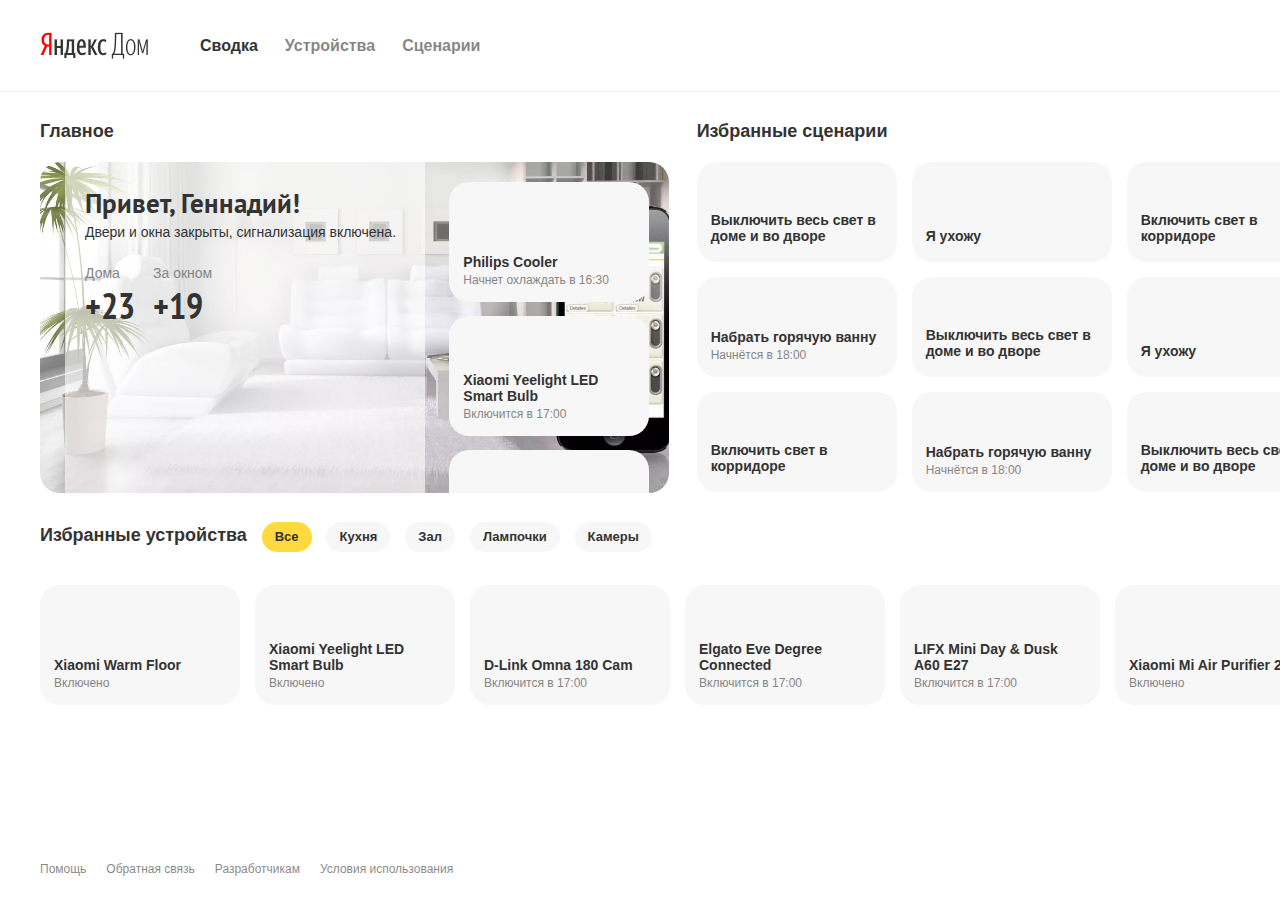
<file: index_inline_svg.html>
<!doctype html>
<html>

<head>
    <meta charset="utf-8">
    <title>Smarthome</title>
    <link rel="shortcut icon" href="favicon.ico">
    <link rel="preload" as="image" href="./assets/logo.webp">
    <link rel="preload" as="image" href="./assets/sh.webp">
    <link rel="preload" href="./fonts/subset-PTSans-Bold.woff2" as="font" type="font/woff2" crossorigin>
    <link rel="preload" href="./fonts/subset-PTSans-NarrowBold.woff2" as="font" type="font/woff2" crossorigin>
    <style type="text/css">
    *{box-sizing:border-box}html{font-size:100%;-webkit-text-size-adjust:100%;height:100%}body{margin:0;font-family:'PT Sans','Helvetica Neue',Helvetica,Arial,sans-serif;font-size:15px;line-height:20px;color:#222;background-color:#fff}a{color:#2c3e50;text-decoration:none}label{display:block;margin-bottom:5px}article,aside,details,figcaption,figure,footer,header,hgroup,nav,section{display:block}button,input,select,textarea{margin:0;font-size:100%;vertical-align:middle}button,input{line-height:normal}button,html input[type='button'],input[type='reset'],input[type='submit']{cursor:pointer;-webkit-appearance:button}label,select,button,input[type='button'],input[type='reset'],input[type='submit'],input[type='radio'],input[type='checkbox']{cursor:pointer}label,input,button,select,textarea{font-size:15px;font-weight:400;line-height:20px}input,button,select,textarea{font-family:'PT Sans','Helvetica Neue',Helvetica,Arial,sans-serif}input,textarea,.uneditable-input{width:206px}input[type='radio'],input[type='checkbox']{margin:4px 0 0;line-height:normal}input[type='file'],input[type='image'],input[type='submit'],input[type='reset'],input[type='button'],input[type='radio'],input[type='checkbox']{width:auto}.link,.link:active,.link:visited{color:rgba(51,51,51,.6)}.link{text-decoration:none}.link_active,.link:hover{color:inherit}
    </style>
</head>

<style>.page{height:100%;font:14px Arial,sans-serif;color:#333;line-height:1.143;margin:0 auto;padding:0;width:1366px}</style>

<body class="page">
    <style>.page__wrapper{display:flex;flex-direction:column;height:100%}</style>
    <div class="page__wrapper">
        <style>.page__wrapper-content{flex:1 0 auto}</style>
        <div class="page__wrapper-content">
            <style>.header{width:100%;height:92px;padding:0 40px;border-bottom:1px solid #f0f0f0;display:flex;align-items:center;background:#fff}.logo{display:inline-block;width:108px;height:27px;position:relative;background-image:url(./assets/logo.webp);background-repeat:no-repeat;background-position:left top;background-size:cover}.logo__ya{display:block;position:absolute;z-index:10;outline:0;height:100%;width:69px;left:0;top:0}.logo__ya-sub{display:block;position:absolute;z-index:5;outline:0;height:100%;width:100%;left:0;top:0}.menu{margin-left:52px}.menu__item{margin-right:27px;font-size:16px;font-weight:700;line-height:20px}.menu__list{display:flex;justify-content:flex-start;list-style:none;padding:0;margin:0}
                </style>
            <header class="header">
                <div class="logo header__logo">
                    <a href="yandex.ru" class="link logo__ya"></a>
                    <a href="#" class="link logo__ya-sub"></a>
                </div>
                <nav class="menu">
                    <ul class="menu__list">
                        <li class="menu__item">
                            <a href="#" class="link menu__link link_active">Сводка</a>
                        </li>
                        <li class="menu__item">
                            <a href="#" class="link menu__link">Устройства</a>
                        </li>
                        <li class="menu__item">
                            <a href="#" class="link menu__link">Сценарии</a>
                        </li>
                    </ul>
                </nav>
            </header>

            <style>.content{width:100%;display:flex;flex-wrap:wrap;justify-content:space-between;padding-top:29px}.content__item{width:100%;margin-bottom:29px;position:relative}.content__item_half{width:49%}.content__item_main{padding-left:40px}.content__item_scenarios{padding-right:40px}.content__item-header{font-size:18px;font-weight:700;margin-bottom:20px}.content__item-header_devices{padding-left:40px;display:inline-block;margin-right:11px}.content{width:100%;display:flex;flex-wrap:wrap;justify-content:space-between;padding-top:29px}.content__item{width:100%;margin-bottom:29px;position:relative}.content__item_half{width:49%}.content__item_main{padding-left:40px}.content__item_scenarios{padding-right:40px}.content__item-header{font-size:18px;font-weight:700;margin-bottom:20px}.content__item-header_devices{padding-left:40px;display:inline-block;margin-right:11px}</style>
            <main class="content">
                <div class="content__item content__item_half content__item_main">
                    <div class="content__item-header">Главное</div>
                    <style>.main{height:331px;border-radius:20px;padding:0 20px 0 25px;display:flex;justify-content:space-between;background:url(assets/sh.webp) center center/cover no-repeat}</style>
                    <section class="main">
                        <style>.main__info{width:61.585%;padding-top:20px;padding-left:20px;background:rgba(255,255,255,.6)}</style>
                        <div class="main__info">
                            <style>.main__greeting{font-family:'PT Sans','Helvetica Neue',Helvetica,Arial,sans-serif;margin-top:6px;font-size:27px;font-weight:700}</style>
                            <div class="main__greeting">Привет, Геннадий!</div>
                            <style>.main__status{margin-top:6px;line-height:16px}</style>
                            <div class="main__status">Двери и окна закрыты, сигнализация включена.</div>
                            <style>.weather{display:flex}.main__weather{margin-top:25px}</style>
                            <div class="weather main__weather">
                                <style>.weather__item{margin-right:18px}</style>
                                <div class="weather__item">
                                    <style>.weather__item-title{color:#858585;margin-bottom:4px}.weather__item-temp{font-size:36px;font-weight:700;line-height:1.16;font-family:'PT Sans Narrow','Helvetica Neue',Helvetica,Arial,sans-serif}</style>
                                    <div class="weather__item-title">Дома</div>
                                    <div class="weather__item-temp">+23</div>
                                </div>
                                <style>.weather__item_outside{padding-right:31px}.weather__item_cloud-drizzle{background:url('data:image/svg+xml;utf8,<svg width="26" height="26" xmlns="http://www.w3.org/2000/svg"><g fill="none" fill-rule="evenodd"><path d="M0 0h26v26H0z"/><path d="M15 20v2m0-9v2m-5 7v2m0-9v2m11 .58A5 5 0 0 0 19 8h-1.26A8 8 0 1 0 5 16.25" stroke-linecap="round" stroke-linejoin="round" stroke="#333" stroke-width="3"/></g></svg>') 100% 70%/26px no-repeat}</style>
                                <div class="weather__item weather__item_outside weather__item_cloud-drizzle">
                                    <div class="weather__item-title">За окном</div>
                                    <div class="weather__item-temp">+19</div>
                                </div>
                            </div>
                        </div>
                        <style>.main__upcoming-wrapper{width:200px;height:100%;overflow:hidden}</style>
                        <div class="main__upcoming-wrapper">
                            <style>.main__upcoming{width:220px;height:100%;overflow-y:scroll}</style>
                            <div class="main__upcoming">
                                <style>.panel{padding:14px;min-height:100px;width:200px;border-radius:20px;display:flex;flex-direction:column;justify-content:space-between;flex-shrink:0;background:#f7f7f7;cursor:pointer;transition:opacity 0.3s ease-out}.panel:hover{background:#fff;box-shadow:0 2px 6px 0 rgba(197,186,186,.5)}.panel:active{box-shadow:none}.main__panel{margin-bottom:14px;position:relative}.panel_device{height:120px}.panel_first{margin-top:20px}</style>
                                <div class="panel main__panel panel_device panel_first">
                                    <style>.panel__icon{width:24px;height:24px}.panel__icon_temp_off{background:url('data:image/svg+xml;utf8,<svg width="24" height="24" xmlns="http://www.w3.org/2000/svg"><g fill="none" fill-rule="evenodd"><path d="M0 0h24v24H0z"/><path d="M14 14.76V3.5a2.5 2.5 0 1 0-5 0v11.26a4.5 4.5 0 1 0 5 0z" stroke-opacity=".4" stroke="#333" stroke-width="2" stroke-linecap="round" stroke-linejoin="round"/><circle fill-opacity=".1" fill="#333" fill-rule="nonzero" cx="11.5" cy="18.5" r="3.5"/></g></svg>') center center/contain no-repeat}.panel__icon_temp_on{background:url('data:image/svg+xml;utf8,<svg width="24" height="24" xmlns="http://www.w3.org/2000/svg"><g fill="none" fill-rule="evenodd"><path d="M0 0h24v24H0z"/><path d="M14 14.76V3.5a2.5 2.5 0 1 0-5 0v11.26a4.5 4.5 0 1 0 5 0z" stroke="#F5A623" stroke-width="2" stroke-linecap="round" stroke-linejoin="round"/><circle fill="#FFD93E" fill-rule="nonzero" cx="11.5" cy="18.5" r="3.5"/></g></svg>') center center/contain no-repeat}.panel__icon_light_off{background:url('data:image/svg+xml;utf8,<svg width="24" height="24" xmlns="http://www.w3.org/2000/svg"><g fill="none" fill-rule="evenodd"><path d="M-1140-250H226v768h-1366z"/><path d="M0 0h24v24H0z"/><g transform="translate(1 1)" stroke-linecap="round" stroke-linejoin="round" stroke-width="2" stroke="#333"><circle stroke-opacity=".4" cx="11" cy="11" r="5"/><path stroke-opacity=".1" d="M11 0v2m0 18v2M3.22 3.22l1.42 1.42m12.72 12.72l1.42 1.42M0 11h2m18 0h2M3.22 18.78l1.42-1.42M17.36 4.64l1.42-1.42"/></g></g></svg>') center center/contain no-repeat}.panel__icon_light_on{background:url('data:image/svg+xml;utf8,<svg width="24" height="24" xmlns="http://www.w3.org/2000/svg"><g fill="none" fill-rule="evenodd"><path d="M-1140-250H226v768h-1366z"/><path d="M0 0h24v24H0z"/><g transform="translate(1 1)" stroke-linecap="round" stroke-linejoin="round" stroke-width="2"><circle stroke="#F5A623" cx="11" cy="11" r="5"/><path d="M11 0v2m0 18v2M3.22 3.22l1.42 1.42m12.72 12.72l1.42 1.42M0 11h2m18 0h2M3.22 18.78l1.42-1.42M17.36 4.64l1.42-1.42" stroke="#FFD93E"/></g></g></svg>') center center/contain no-repeat}.panel__icon_clock{background:url('data:image/svg+xml;utf8,<svg width="24" height="24" xmlns="http://www.w3.org/2000/svg"><g fill="none" fill-rule="evenodd"><path d="M-925-250H441v768H-925z"/><path d="M0 0h24v24H0z"/><g transform="translate(2 2)" stroke="#000" stroke-linecap="round" stroke-linejoin="round" stroke-width="2"><circle cx="10" cy="10" r="10"/><path opacity=".3" d="M10 4v6l3 3"/></g></g></svg>') center center/contain no-repeat}</style>
                                    <div class="panel__icon panel__icon_temp_off"></div>
                                    <div class="panel__text">
                                        <style>.panel__title{font-weight:700;margin-bottom:4px}</style>
                                        <div class="panel__title">Philips Cooler</div>
                                        <style>.panel__sub{font-size:12px;color:#858585}</style>
                                        <div class="panel__sub">Начнет охлаждать в 16:30</div>
                                    </div>
                                </div>
                                <div class="panel main__panel panel_device">
                                    <div class="panel__icon panel__icon_light_off"></div>
                                    <div class="panel__text">
                                        <div class="panel__title">Xiaomi Yeelight LED Smart Bulb</div>
                                        <div class="panel__sub">Включится в 17:00</div>
                                    </div>
                                </div>
                                <div class="panel main__panel panel_device panel_out_bot">
                                    <div class="panel__icon panel__icon_light_off"></div>
                                    <div class="panel__text">
                                        <div class="panel__title">Xiaomi Yeelight LED Smart Bulb</div>
                                        <div class="panel__sub">Включится в 17:00</div>
                                    </div>
                                </div>
                                <div class="panel main__panel panel_device panel_out_bot">
                                    <style>img{width:auto;height:auto;max-width:100%;vertical-align:middle;border:0}</style>
                                    <a target=_blank href="http://ya.ru"><img src=./assets/banner.webp />
                                    </a>
                                </div>
                            </div>
                        </div>
                    </section>
                </div>
                <div class="content__item content__item_half content__item_scenarios">
                    <div class="content__item-header">
                        Избранные сценарии
                    </div>
                    <style>.paginator{height:16px;width:47px;display:flex;justify-content:space-between}.scenarios__paginator{position:absolute;top:0;right:40px}.paginator div{width:16px}</style>
                    <div class="paginator scenarios__paginator">
                        <style>.paginator__arrow{opacity:1;cursor:pointer}.paginator__arrow:hover{opacity:.5}.paginator__arrow:active{opacity:.3}.paginator__arrow_disabled{opacity:.3}</style>
                        <div class="paginator__arrow paginator__arrow_disabled paginator__arrow_left">
                            <svg viewBox="0 0 9 16" width="100%" height="16px">
                                <path fill="currentColor" fill-rule="evenodd" d="M8.7 14.3c.4.4.4 1 0 1.4-.4.4-1 .4-1.4 0l-7-7c-.4-.4-.4-1 0-1.4l7-7c.4-.4 1-.4 1.4 0 .4.4.4 1 0 1.4L2.4 8l6.3 6.3z"></path>
                            </svg>
                        </div>
                        <div class="paginator__arrow paginator__arrow_right">
                            <svg viewBox="0 0 9 16" width="100%" height="16px">
                                <path fill="currentColor" fill-rule="evenodd" d="M.3 14.3c-.4.4-.4 1.02 0 1.4.38.4 1 .4 1.4 0l7-7c.4-.4.4-1.02 0-1.4l-7-7C1.3-.1.68-.1.3.3c-.4.38-.4 1 0 1.4L6.6 8 .3 14.3z"></path>
                            </svg>
                        </div>
                    </div>
                    <style>.scenarios{max-height:331px;background:#fff;display:flex;justify-content:flex-start;overflow-x:hidden}</style>
                    <section class="scenarios">
                        <style>.scenarios__page{display:grid;grid-template-columns:repeat(3,200px);grid-template-rows:repeat(3,100px);grid-column-gap:15px;grid-row-gap:15px;justify-content:space-between;margin-right:15px}</style>
                        <div class="scenarios__page">
                            <div class="panel scenarios__panel">
                                <div class="panel__icon panel__icon_light_on"></div>
                                <div class="panel__text">
                                    <div class="panel__title">Выключить весь свет в доме и во дворе</div>
                                </div>
                            </div>
                            <div class="panel scenarios__panel">
                                <div class="panel__icon panel__icon_clock"></div>
                                <div class="panel__text">
                                    <div class="panel__title">Я ухожу</div>
                                </div>
                            </div>
                            <div class="panel scenarios__panel">
                                <div class="panel__icon panel__icon_light_on"></div>
                                <div class="panel__text">
                                    <div class="panel__title">Включить свет в корридоре</div>
                                </div>
                            </div>
                            <div class="panel scenarios__panel">
                                <div class="panel__icon panel__icon_temp_on"></div>
                                <div class="panel__text">
                                    <div class="panel__title">Набрать горячую ванну</div>
                                    <div class="panel__sub">Начнётся в 18:00</div>
                                </div>
                            </div>
                            <div class="panel scenarios__panel">
                                <div class="panel__icon panel__icon_light_on"></div>
                                <div class="panel__text">
                                    <div class="panel__title">Выключить весь свет в доме и во дворе</div>
                                </div>
                            </div>
                            <div class="panel scenarios__panel">
                                <div class="panel__icon panel__icon_clock"></div>
                                <div class="panel__text">
                                    <div class="panel__title">Я ухожу</div>
                                </div>
                            </div>
                            <div class="panel scenarios__panel">
                                <div class="panel__icon panel__icon_light_on"></div>
                                <div class="panel__text">
                                    <div class="panel__title">Включить свет в корридоре</div>
                                </div>
                            </div>
                            <div class="panel scenarios__panel">
                                <div class="panel__icon panel__icon_temp_on"></div>
                                <div class="panel__text">
                                    <div class="panel__title">Набрать горячую ванну</div>
                                    <div class="panel__sub">Начнётся в 18:00</div>
                                </div>
                            </div>
                            <div class="panel scenarios__panel">
                                <div class="panel__icon panel__icon_light_on"></div>
                                <div class="panel__text">
                                    <div class="panel__title">Выключить весь свет в доме и во дворе</div>
                                </div>
                            </div>
                        </div>
                        <div class="scenarios__page">
                            <div class="panel scenarios__panel">
                                <div class="panel__icon panel__icon_clock"></div>
                                <div class="panel__text">
                                    <div class="panel__title">Я ухожу</div>
                                </div>
                            </div>
                        </div>
                    </section>
                </div>
                <style>
                    .devices{display:flex;justify-content:flex-start;overflow-x:hidden;padding:20px 0 6px 40px}.devices::after{content:'';display:inline-block;min-width:25px}
                </style>
                <div class="content__item content__item_devices">
                    <span class="content__item-header content__item-header_devices">
                        Избранные устройства
                    </span>
                    <style>.filter__select{display:none}.filter__item-label{display:inline-block;font-size:13px;line-height:1;font-weight:700;background:#f7f7f7;min-height:30px;padding:8px 13px;border-radius:15px;margin-right:11px;cursor:pointer}.filter__item-label:hover{background:#ffd93e}.filter__item-radio{display:none}.filter__item-radio:checked+label{background:#ffd93e}.filter__item-radio_kitchen:checked~.devices .panel{display:none}.filter__item-radio_kitchen:checked~.devices .panel_kitchen{display:flex}.filter__item-radio_room:checked~.devices .panel{display:none}.filter__item-radio_room:checked~.devices .panel_room{display:flex}.filter__item-radio_lamp:checked~.devices .panel{display:none}.filter__item-radio_lamp:checked~.devices .panel_lamp{display:flex}.filter__item-radio_cam:checked~.devices .panel{display:none}.filter__item-radio_cam:checked~.devices .panel_cam{display:flex}</style>
                    <div class="filter__select">
                        <button class="filter__select-button" type="button">
                            <span class="button__text">Все</span>
                            <svg xmlns="http://www.w3.org/2000/svg" width="11" height="6">
                                <path d="M10.3 0L5.5 4.7.7 0 0 .7 5.5 6 11 .7z" />
                            </svg>
                        </button>
                        <div class="filter__select-popup" aria-hidden="true">
                            <div class="filter__select-menu">
                                <div class="filter__select-item filter__select-item_checked" data-group="all">Все</div>
                                <div class="filter__select-item" data-group="kitchen">Кухня</div>
                                <div class="filter__select-item" data-group="room">Зал</div>
                                <div class="filter__select-item" data-group="lamp">Лампочки</div>
                                <div class="filter__select-item" data-group="cam">Камеры</div>
                            </div>
                        </div>
                    </div>
                    <input class="filter__item-radio filter__item_devices filter__item-radio_all" type="radio" name="filter"
                        id="all" checked>
                    <label class="filter__item-label filter__item_devices" for="all">Все</label>
                    <input class="filter__item-radio filter__item_devices filter__item-radio_kitchen" type="radio" name="filter"
                        id="kitchen">
                    <label class="filter__item-label filter__item_devices" for="kitchen">Кухня</label>
                    <input class="filter__item-radio filter__item_devices filter__item-radio_room" type="radio" name="filter"
                        id="room">
                    <label class="filter__item-label filter__item_devices" for="room">Зал</label>
                    <input class="filter__item-radio filter__item_devices filter__item-radio_lamp" type="radio" name="filter"
                        id="lamp">
                    <label class="filter__item-label filter__item_devices" for="lamp">Лампочки</label>
                    <input class="filter__item-radio filter__item_devices filter__item-radio_cam" type="radio" name="filter"
                        id="cam">
                    <label class="filter__item-label filter__item_devices" for="cam">Камеры</label>
                    <style>.devices__paginator{position:absolute;top:0;right:40px}</style>
                    <div class="paginator devices__paginator">
                        <div class="paginator__arrow paginator__arrow_disabled paginator__arrow_left">
                            <svg viewBox="0 0 9 16" width="100%" height="16px">
                                <path fill="currentColor" fill-rule="evenodd" d="M8.7 14.3c.4.4.4 1 0 1.4-.4.4-1 .4-1.4 0l-7-7c-.4-.4-.4-1 0-1.4l7-7c.4-.4 1-.4 1.4 0 .4.4.4 1 0 1.4L2.4 8l6.3 6.3z"></path>
                            </svg>
                        </div>
                        <div class="paginator__arrow paginator__arrow_right">
                            <svg viewBox="0 0 9 16" width="100%" height="16px">
                                <path fill="currentColor" fill-rule="evenodd" d="M.3 14.3c-.4.4-.4 1.02 0 1.4.38.4 1 .4 1.4 0l7-7c.4-.4.4-1.02 0-1.4l-7-7C1.3-.1.68-.1.3.3c-.4.38-.4 1 0 1.4L6.6 8 .3 14.3z"></path>
                            </svg>
                        </div>
                    </div>
                    <section class="devices">
                        <style>.devices__panel{margin-right:15px}</style>
                        <div class="panel panel_device devices__panel panel_room panel_floor">
                            <div class="panel__icon panel__icon_light_on"></div>
                            <div class="panel__text">
                                <div class="panel__title">Xiaomi Warm Floor</div>
                                <div class="panel__sub">Включено</div>
                            </div>
                        </div>
                        <div class="panel panel_device devices__panel panel_lamp">
                            <div class="panel__icon panel__icon_light_on"></div>
                            <div class="panel__text">
                                <div class="panel__title">Xiaomi Yeelight LED Smart Bulb</div>
                                <div class="panel__sub">Включено</div>
                            </div>
                        </div>
                        <div class="panel panel_device devices__panel panel_cam">
                            <div class="panel__icon panel__icon_light_off"></div>
                            <div class="panel__text">
                                <div class="panel__title">D-Link Omna 180 Cam</div>
                                <div class="panel__sub">Включится в 17:00</div>
                            </div>
                        </div>
                        <div class="panel panel_device devices__panel panel_room panel_temp">
                            <div class="panel__icon panel__icon_temp_off"></div>
                            <div class="panel__text">
                                <div class="panel__title">Elgato Eve Degree Connected</div>
                                <div class="panel__sub">Включится в 17:00</div>
                            </div>
                        </div>
                        <div class="panel panel_device devices__panel panel_lamp">
                            <div class="panel__icon panel__icon_light_off"></div>
                            <div class="panel__text">
                                <div class="panel__title">LIFX Mini Day & Dusk A60 E27</div>
                                <div class="panel__sub">Включится в 17:00</div>
                            </div>
                        </div>
                        <div class="panel panel_device devices__panel panel_room">
                            <div class="panel__icon panel__icon_light_on"></div>
                            <div class="panel__text">
                                <div class="panel__title">Xiaomi Mi Air Purifier 2S</div>
                                <div class="panel__sub">Включено</div>
                            </div>
                        </div>
                        <div class="panel panel_device devices__panel panel_lamp">
                            <div class="panel__icon panel__icon_light_off"></div>
                            <div class="panel__text">
                                <div class="panel__title">Philips Zhirui</div>
                                <div class="panel__sub">Выключено</div>
                            </div>
                        </div>
                        <div class="panel panel_device devices__panel panel_kitchen">
                            <div class="panel__icon panel__icon_light_on"></div>
                            <div class="panel__text">
                                <div class="panel__title">Philips Purifier</div>
                                <div class="panel__sub">Включено</div>
                            </div>
                        </div>
                    </section>
                </div>
            </main>
        </div>
        <style>.footer{flex:0 0 auto;display:flex;justify-content:flex-start;align-items:center;flex-wrap:wrap;padding-left:40px;width:100%;height:60px;font-size:12px}</style>
        <footer class="footer">
            <style>.footer__link{margin-right:20px}</style>
            <a href="#" class="link footer__link">Помощь</a>
            <a href="#" class="link footer__link">Обратная связь</a>
            <a href="#" class="link footer__link">Разработчикам</a>
            <a href="#" class="link footer__link">Условия использования</a>
        </footer>
    </div>
    <style>.modal{display:none;flex-direction:column;justify-content:center;align-items:center;position:fixed;z-index:1;left:0;top:0;width:100%;height:100%;overflow:auto;background:rgba(51,51,51,.5)}.modal_open{display:flex}.modal_open .modal__content{animation:modal 0.2s ease forwards}.modal__title{font-size:27px;font-weight:700;margin-bottom:6px}.modal__value{box-sizing:content-box;position:absolute;top:20px;right:20px;font-size:36px;font-weight:700;max-width:62px;height:40px;padding-right:32px}.modal__value_temp{background:url('data:image/svg+xml;utf8,<svg width="24" height="24" xmlns="http://www.w3.org/2000/svg"><g fill="none" fill-rule="evenodd"><path d="M0 0h24v24H0z"/><path d="M14 14.76V3.5a2.5 2.5 0 1 0-5 0v11.26a4.5 4.5 0 1 0 5 0z" stroke="#F5A623" stroke-width="2" stroke-linecap="round" stroke-linejoin="round"/><circle fill="#FFD93E" fill-rule="nonzero" cx="11.5" cy="18.5" r="3.5"/></g></svg>') calc(100% + 10px) 0% / contain no-repeat}.modal__value_light{height:45px;padding-right:45px;background:url('data:image/svg+xml;utf8,<svg width="24" height="24" xmlns="http://www.w3.org/2000/svg"><g fill="none" fill-rule="evenodd"><path d="M-1140-250H226v768h-1366z"/><path d="M0 0h24v24H0z"/><g transform="translate(1 1)" stroke-linecap="round" stroke-linejoin="round" stroke-width="2" stroke="#333"><circle stroke-opacity=".4" cx="11" cy="11" r="5"/><path stroke-opacity=".1" d="M11 0v2m0 18v2M3.22 3.22l1.42 1.42m12.72 12.72l1.42 1.42M0 11h2m18 0h2M3.22 18.78l1.42-1.42M17.36 4.64l1.42-1.42"/></g></g></svg>') right center/contain no-repeat}.modal__status{margin-bottom:20px}.modal__adjust{margin-top:25px}.modal__button{width:48.5%}.modal__content{max-width:640px;width:100%}.modal__body{position:relative;flex-shrink:0;padding:25px;margin-bottom:15px;border-radius:20px;background:#fff}.modal__controls{width:100%;display:flex;justify-content:space-between;flex-wrap:wrap}.adjust-bar{-webkit-appearance:none;appearance:none;outline:none;border-radius:30px;width:100%;height:60px;margin:0;display:flex;justify-content:space-between;align-items:center;position:relative}.adjust-bar::-webkit-slider-thumb{-webkit-appearance:none;appearance:none;cursor:pointer;width:60px;height:60px;border:3px solid rgba(51,51,51,.1);border-radius:30px;box-shadow:0 0 0 4px #fff}.adjust-bar__container_theme_temp{position:relative}.adjust-bar__container_theme_temp::before,.adjust-bar__container_theme_temp::after{color:#fff;font-size:18px;font-weight:700;position:absolute;top:20px;z-index:1;pointer-events:none}.adjust-bar__container_theme_temp::before{content:'–10';left:15px}.adjust-bar__container_theme_temp::after{content:'+30';right:15px}.adjust-bar__container_theme_light{position:relative}.adjust-bar__container_theme_light::before,.adjust-bar__container_theme_light::after{content:'';position:absolute;z-index:1;pointer-events:none}.adjust-bar__container_theme_light::before{top:14px;left:14px;width:30px;height:30px;background:url('data:image/svg+xml;utf8,<svg width="24" height="24" xmlns="http://www.w3.org/2000/svg"><g fill="none" fill-rule="evenodd"><path d="M-1140-250H226v768h-1366z"/><path d="M0 0h24v24H0z"/><g transform="translate(1 1)" stroke-linecap="round" stroke-linejoin="round" stroke="#fff"><circle cx="11" cy="11" r="5"/><path d="M11 0v2m0 18v2M3.22 3.22l1.42 1.42m12.72 12.72l1.42 1.42M0 11h2m18 0h2M3.22 18.78l1.42-1.42M17.36 4.64l1.42-1.42"/></g></g></svg>') center center/contain no-repeat}.adjust-bar__container_theme_light::after{top:13px;right:13px;width:34px;height:34px;background:url('data:image/svg+xml;utf8,<svg width="24" height="24" xmlns="http://www.w3.org/2000/svg"><g fill="none" fill-rule="evenodd"><path d="M-1140-250H226v768h-1366z"/><path d="M0 0h24v24H0z"/><g transform="translate(1 1)" stroke-linecap="round" stroke-linejoin="round" stroke-width="2" stroke="#fff"><circle cx="11" cy="11" r="5"/><path d="M11 0v2m0 18v2M3.22 3.22l1.42 1.42m12.72 12.72l1.42 1.42M0 11h2m18 0h2M3.22 18.78l1.42-1.42M17.36 4.64l1.42-1.42"/></g></g></svg>') center center/contain no-repeat}.adjust-bar_theme_temp{background-image:linear-gradient(90deg,#068fff 0%,#ffd800 50%,#f76b1c 100%)}.adjust-bar_theme_light{background-image:linear-gradient(90deg,#ffe682 0%,#ff9e00 100%)}.button{cursor:pointer;display:flex;justify-content:center;align-items:center;background:#fff}.button_color_yellow{background:#ffd93e}.button_size_l{font-size:18px;font-weight:700;height:60px;border-radius:20px}.button:hover{box-shadow:0 2px 6px 0 rgba(255,225,225,.6)}.button:active{box-shadow:none}.knob{width:220px;height:220px;display:flex;justify-content:center;align-items:center;position:relative}.knob svg{width:220px;height:220px;transform:rotate(90deg)}.knob__indicator{fill:none;stroke:#f5a623;stroke-width:20px;stroke-dasharray:0 629;transform:rotate(29deg)}.knob__indicator-bounds{fill:transparent;stroke:#fff;stroke-width:21px;stroke-dasharray:99 629;transform:rotate(-29deg)}.knob__indicator-bg{fill:rgba(51,51,51,.7)}.knob__indicator-mask{fill:transparent;stroke:#fff;stroke-width:22px;stroke-dasharray:4 1;transform:rotate(1deg)}.knob__self{fill:#fefefe;filter:url('#knob-shadow');cursor:pointer}.knob__value{font-size:66px;font-weight:700;position:absolute;user-select:none;pointer-events:none}.knob__wrapper{display:flex;justify-content:center;align-items:center;height:80%}</style>
    <div class="modal modal_temp">
        <div class="modal__content">
            <div class="modal__body">
                <div class="modal__title">Elgato Eve Degree Connected</div>
                <div class="modal__value modal__value_temp">+23</div>
                <div class="modal__status">Включено</div>
                <div class="modal__filter">
                    <div class="filter__item-label modal__filter-item_temp" id="manual">Вручную</div>
                    <div class="filter__item-label modal__filter-item_temp" id="cold">Холодно</div>
                    <div class="filter__item-label modal__filter-item_temp" id="warm">Тепло</div>
                    <div class="filter__item-label modal__filter-item_temp" id="hot">Жарко</div>
                </div>
                <div class="adjust-bar__container adjust-bar__container_theme_temp modal__adjust">
                    <input class="adjust-bar adjust-bar_theme_temp" type="range" name="lightRange" id="lightRange"
                        value="23" min="-10" max="30" orient="vertical">
                </div>
            </div>
            <div class="modal__controls">
                <div class="button button_size_l button_color_yellow modal__button">Применить</div>
                <div class="button button_size_l modal__button modal_close">Закрыть</div>
            </div>
        </div>
    </div>
    <div class="modal modal_light">
        <div class="modal__content">
            <div class="modal__body">
                <div class="modal__title">Xiaomi Yeelight LED Smart Bulb</div>
                <div class="modal__value modal__value_light"></div>
                <div class="modal__status">Включено</div>
                <div class="modal__filter">
                    <div class="filter__item-label modal__filter-item" id="manual">Вручную</div>
                    <div class="filter__item-label modal__filter-item" id="day">Дневной свет</div>
                    <div class="filter__item-label modal__filter-item" id="evening">Вечерний свет</div>
                    <div class="filter__item-label modal__filter-item" id="dawn">Рассвет</div>
                </div>
                <div class="adjust-bar__container adjust-bar__container_theme_light modal__adjust">
                    <input class="adjust-bar adjust-bar_theme_light" type="range" name="tempRange" id="lightRange"
                        value="25" min="0" max="50" orient="vertical">
                </div>
            </div>
            <div class="modal__controls">
                <div class="button button_size_l button_color_yellow modal__button">Применить</div>
                <div class="button button_size_l modal__button modal_close">Закрыть</div>
            </div>
        </div>
    </div>
    <div class="modal modal_knob">
        <div class="modal__content">
            <div class="modal__body">
                <div class="modal__title">Xiaomi Warm Floor</div>
                <div class="modal__value modal__value_temp">+23</div>
                <div class="modal__status">Включено</div>
                <div class="knob__wrapper">
                    <div class="knob">
                        <svg viewBox="-110 -110 220 220" id="foobar">
                            <filter id="knob-shadow">
                                <feGaussianBlur in="SourceAlpha" stdDeviation="2" />
                                <feOffset dx="2" dy="0" result="offsetblur" />
                                <feFlood flood-color="rgba(134,121,71,0.45)" />
                                <feComposite in2="offsetblur" operator="in" />
                                <feMerge>
                                    <feMergeNode />
                                    <feMergeNode in="SourceGraphic" />
                                </feMerge>
                            </filter>
                            <g class="knob-container">
                                <circle class="knob_center" cx="0" cy="0" />
                                <circle class="knob__indicator-bg" r="110" cx="0" cy="0" />
                                <circle class="knob__indicator" r="100" cx="0" cy="0" />
                                <circle class="knob__indicator-mask" r="100" cx="0" cy="0" />
                                <circle class="knob__indicator-bounds" r="100" cx="0" cy="0" />
                                <circle class="knob__self" r="89" cx="0" cy="0" />
                                <polygon class="knob__arrow" points="-90,0 -85,5 -85,-5" />
                            </g>
                        </svg>
                        <div class="knob__value">+23</div>
                    </div>
                </div>
            </div>
            <div class="modal__controls">
                <div class="button button_size_l button_color_yellow modal__button">Применить</div>
                <div class="button button_size_l modal__button modal_close">Закрыть</div>
            </div>
        </div>
    </div>
    <style>
    @font-face{font-family:'PT Sans';font-style:normal;font-weight:700;src:local('PT Sans Bold'),url(./fonts/subset-PTSans-Bold.woff2) format('woff2')}@font-face{font-family:'PT Sans Narrow';font-weight:700;src:local('PT Sans Narrow Bold'),url(./fonts/subset-PTSans-NarrowBold.woff2) format('woff2')}
    </style>
    <script>
        const e=document.querySelector(".modal__value");document.querySelector(".adjust-bar.adjust-bar_theme_temp").oninput=(()=>e.innerHTML=this.value>0?"+"+this.value:this.value);const t=document.querySelector(".devices__paginator .paginator__arrow_left"),o=document.querySelector(".devices__paginator .paginator__arrow_right"),r=document.querySelectorAll(".devices__panel").length,l=document.querySelector(".devices");let c=1;document.querySelector(".devices__paginator").classList.toggle("paginator_hide",r<7);const n=(e,t)=>e.scroll({top:0,left:t,behavior:"smooth"});let a,s;o.addEventListener("click",()=>{c+=1,t.classList.toggle("paginator__arrow_disabled",1===c),n(l,1366)}),t.addEventListener("click",()=>{c>1&&(c-=1,t.classList.toggle("paginator__arrow_disabled",1===c),n(l,-1366))});const i=e=>{e>.42?e=.42:e<-.42&&(e=-.42),s=e,a=(e=>Math.floor(Math.abs(360*e*1.73+265)/53+26))(e),document.querySelector(".modal_knob .modal__value").innerHTML="+"+a,document.querySelector(".knob__value").innerHTML="+"+a,document.querySelector(".knob__indicator").style.strokeDasharray=360*s*1.73+265+" 629",document.querySelector(".knob__arrow").style.transform="rotate("+360*s+"deg)"},d=(e,t)=>{const o=(e=>{const t=e.getBoundingClientRect();return[t.left+(t.right-t.left)/2,t.top+(t.bottom-t.top)/2]})(t);let r,l=[e.clientX,e.clientY];return e.targetTouches&&e.targetTouches[0]&&(l=[e.targetTouches[0].clientX,e.targetTouches[0].clientY]),r=Math.atan2(l[1]-o[1],l[0]-o[0]),r+=Math.PI/2};let u,_=null,m=null;const g=e=>{e.preventDefault(),e.stopPropagation();const t=d(e,document.querySelector(".knob_center"));u=!0,_=t,m=s},p=()=>u=!1,h=e=>{if(!u)return;const t=_;let o=d(e,document.querySelector(".knob_center")),r=o-t;_=o,r<0&&(r+=2*Math.PI),r>Math.PI&&(r-=2*Math.PI);const l=r/Math.PI/2,c=m+l;m=c,i(c)};(()=>{const e=document.querySelector(".knob-container");e.addEventListener("mousedown",g),document.addEventListener("mouseup",p),document.addEventListener("mousemove",h),e.addEventListener("touchstart",g),document.addEventListener("touchend",p),document.addEventListener("touchmove",h)})(),i(0),document.querySelectorAll(".modal_close").forEach(e=>{e.onclick=(()=>{document.querySelectorAll(".modal").forEach(e=>{e.classList.toggle("modal_open",!1),document.querySelector("body").style.overflow="auto"})})});const y={manual:-10,cold:0,warm:23,hot:30};document.querySelectorAll(".modal__filter-item_temp").forEach(e=>{e.onclick=(()=>{document.querySelector(".adjust-bar_theme_temp").value=y[this.id],document.querySelector(".modal_temp .modal__value").innerHTML=y[this.id]>0?"+"+y[this.id]:y[this.id]})});const q=e=>{document.querySelector(e).classList.toggle("modal_open",!0),document.querySelector("body").style.overflow="hidden"};document.querySelectorAll(".panel_temp").forEach(e=>e.onclick=(()=>q(".modal_temp"))),document.querySelectorAll(".panel_lamp").forEach(e=>e.onclick=(()=>q(".modal_light"))),document.querySelectorAll(".panel_floor").forEach(e=>e.onclick=(()=>q(".modal_knob")));const S=document.querySelector(".scenarios__paginator .paginator__arrow_left"),v=document.querySelector(".scenarios__paginator .paginator__arrow_right"),L=document.querySelectorAll(".scenarios__panel").length,f=document.querySelectorAll(".scenarios__page").length,b=document.querySelector(".scenarios");let k=1;document.querySelector(".scenarios__paginator").classList.toggle("paginator_hide",L<=9),v.addEventListener("click",()=>{k<f&&(k+=1,v.classList.toggle("paginator__arrow_disabled",k===f),S.classList.toggle("paginator__arrow_disabled",1===k),n(b,645))}),S.addEventListener("click",()=>{k>1&&(k-=1,v.classList.toggle("paginator__arrow_disabled",k===f),S.classList.toggle("paginator__arrow_disabled",1===k),n(b,-645))});const E=document.querySelector(".filter__select-button"),w=document.querySelector(".filter__select-button .button__text"),M=document.querySelectorAll(".filter__select-item"),A=document.querySelector(".filter__select-popup");E.addEventListener("click",()=>A.classList.toggle("filter__select-popup_open")),M.forEach(e=>e.addEventListener("click",e=>{document.querySelector("#"+e.target.dataset.group).checked=!0,M.forEach(e=>e.classList.toggle("filter__select-item_checked",!1)),e.target.classList.toggle("filter__select-item_checked",!0),A.classList.toggle("filter__select-popup_open",!1),w.innerText=e.target.innerText}));
    </script>
</body>

</html>
</file>
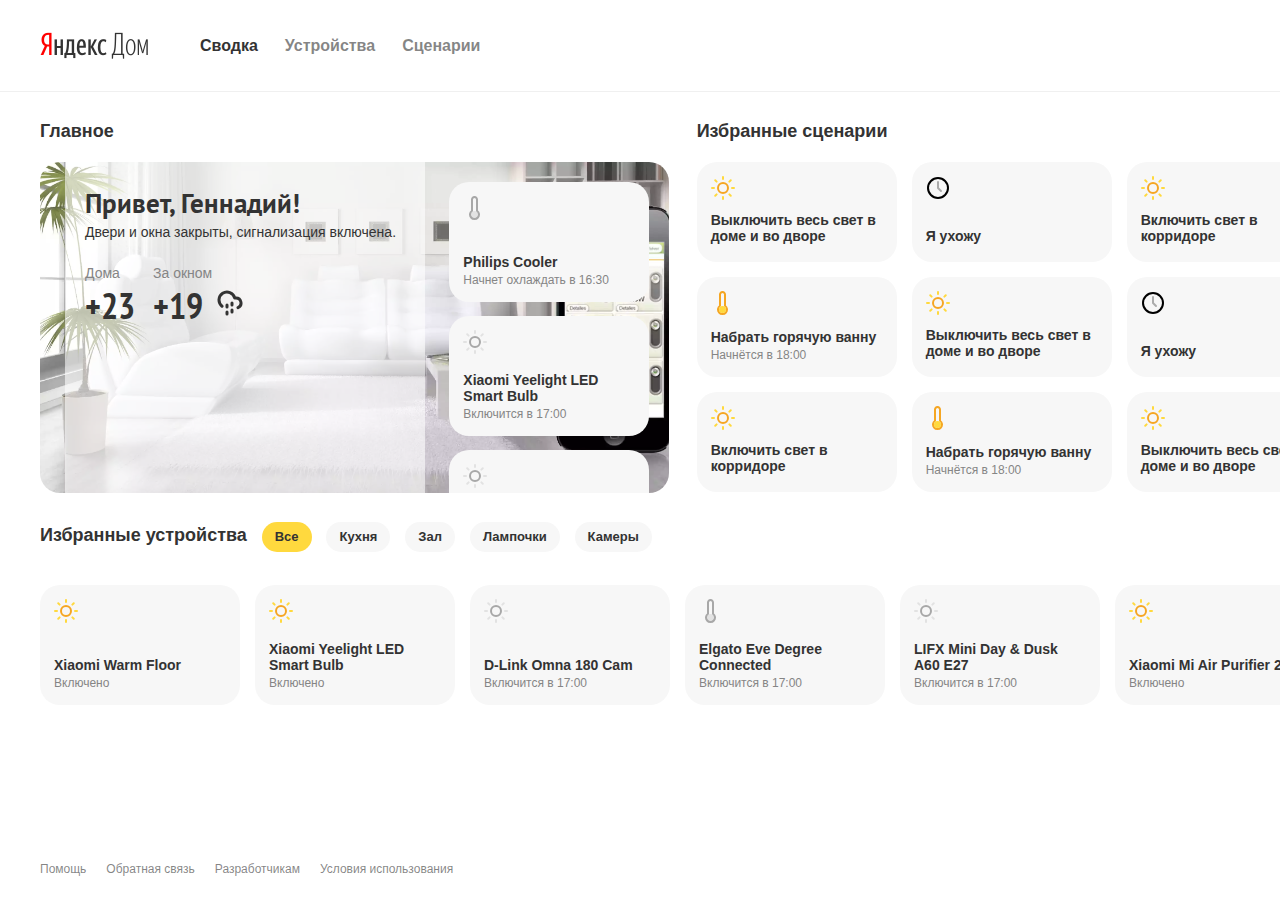
<file: mvp.html>
<!doctype html>
<html>
<head>
    <meta charset="utf-8">
    <title>Smarthome</title>
    <link rel="shortcut icon" href="favicon.ico">
    <link rel="preload" as="image" href="./assets/logo.png">
    <link rel="preload" as="image" href="./assets/sh.webp">
    <link rel="preload" as="image" href="./assets/cloud-drizzle.svg">
    <link rel="preload" as="image" href="./assets/panel__icon_clock.svg">
    <link rel="preload" as="image" href="./assets/panel__icon_light_off.svg">
    <link rel="preload" as="image" href="./assets/panel__icon_light_on.svg">
    <link rel="preload" as="image" href="./assets/panel__icon_temp_off.svg">
    <link rel="preload" as="image" href="./assets/panel__icon_temp_on.svg">
    <link rel="preload" href="./fonts/subset-PTSans-Bold.woff2" as="font" type="font/woff2" crossorigin>
    <link rel="preload" href="./fonts/subset-PTSans-NarrowBold.woff2" as="font" type="font/woff2" crossorigin>
    <style type="text/css">
    *{box-sizing:border-box}html{font-size:100%;-webkit-text-size-adjust:100%;height:100%}a{color:#2c3e50;text-decoration:none}label{display:block;margin-bottom:5px}article,aside,details,figcaption,figure,footer,header,hgroup,nav,section{display:block}button,input,select,textarea{margin:0;font-size:100%;vertical-align:middle}button,input{line-height:normal}button,html input[type='button'],input[type='reset'],input[type='submit']{cursor:pointer;-webkit-appearance:button}label,select,button,input[type='button'],input[type='reset'],input[type='submit'],input[type='radio'],input[type='checkbox']{cursor:pointer}label,input,button,select,textarea{font-size:15px;font-weight:400;line-height:20px}input,button,select,textarea{font-family:'PT Sans','Helvetica Neue',Helvetica,Arial,sans-serif}input,textarea,.uneditable-input{width:206px}input[type='radio'],input[type='checkbox']{margin:4px 0 0;line-height:normal}input[type='file'],input[type='image'],input[type='submit'],input[type='reset'],input[type='button'],input[type='radio'],input[type='checkbox']{width:auto}.link,.link:active,.link:visited{color:rgba(51,51,51,.6)}.link{text-decoration:none}.link_active,.link:hover{color:inherit}
    </style>
</head>
<style>.page{background-color: #fff;height:100%;font:14px Arial,sans-serif;color:#333;line-height:1.143;margin:0 auto;padding:0;width:1366px}</style>
<body class="page">
    <style>.page__wrapper{display:flex;flex-direction:column;height:100%}</style>
    <div class="page__wrapper">
        <style>.page__wrapper-content{flex:1 0 auto}</style>
        <div class="page__wrapper-content">
            <style>.header{width:100%;height:92px;padding:0 40px;border-bottom:1px solid #f0f0f0;display:flex;align-items:center;background:#fff}.logo{display:inline-block;width:108px;height:27px;position:relative;background-image:url(./assets/logo.png);background-repeat:no-repeat;background-position:left top;background-size:cover}.logo__ya{display:block;position:absolute;z-index:10;outline:0;height:100%;width:69px;left:0;top:0}.logo__ya-sub{display:block;position:absolute;z-index:5;outline:0;height:100%;width:100%;left:0;top:0}.menu{margin-left:52px}.menu__item{margin-right:27px;font-size:16px;font-weight:700;line-height:20px}.menu__list{display:flex;justify-content:flex-start;list-style:none;padding:0;margin:0}
                </style>
            <header class="header">
                <div class="logo header__logo">
                    <a href="yandex.ru" class="link logo__ya"></a>
                    <a href="#" class="link logo__ya-sub"></a>
                </div>
                <nav class="menu">
                    <ul class="menu__list">
                        <li class="menu__item">
                            <a href="#" class="link menu__link link_active">Сводка</a>
                        </li>
                        <li class="menu__item">
                            <a href="#" class="link menu__link">Устройства</a>
                        </li>
                        <li class="menu__item">
                            <a href="#" class="link menu__link">Сценарии</a>
                        </li>
                    </ul>
                </nav>
            </header>
            <style>.content{width:100%;display:flex;flex-wrap:wrap;justify-content:space-between;padding-top:29px}.content__item{width:100%;margin-bottom:29px;position:relative}.content__item_half{width:49%}.content__item_main{padding-left:40px}.content__item_scenarios{padding-right:40px}.content__item-header{font-size:18px;font-weight:700;margin-bottom:20px}.content__item-header_devices{padding-left:40px;display:inline-block;margin-right:11px}</style>
            <main class="content">
                <div class="content__item content__item_half content__item_main">
                    <div class="content__item-header">Главное</div>
                    <style>.main{height:331px;border-radius:20px;padding:0 20px 0 25px;display:flex;justify-content:space-between;background:url(assets/sh.webp) center center/cover no-repeat}</style>
                    <section class="main">
                        <style>.main__info{width:61.585%;padding-top:20px;padding-left:20px;background:rgba(255,255,255,.6)}</style>
                        <div class="main__info">
                            <style>.main__greeting{font-family:'PT Sans','Helvetica Neue',Helvetica,Arial,sans-serif;margin-top:6px;font-size:27px;font-weight:700}</style>
                            <div class="main__greeting">Привет, Геннадий!</div>
                            <style>.main__status{margin-top:6px;line-height:16px}</style>
                            <div class="main__status">Двери и окна закрыты, сигнализация включена.</div>
                            <style>.weather{display:flex}.main__weather{margin-top:25px}</style>
                            <div class="weather main__weather">
                                <style>.weather__item{margin-right:18px}</style>
                                <div class="weather__item">
                                    <style>.weather__item-title{color:#858585;margin-bottom:4px}.weather__item-temp{font-size:36px;font-weight:700;line-height:1.16;font-family:'PT Sans Narrow','Helvetica Neue',Helvetica,Arial,sans-serif}</style>
                                    <div class="weather__item-title">Дома</div>
                                    <div class="weather__item-temp">+23</div>
                                </div>
                                <style>.weather__item_outside{padding-right:31px}.weather__item_cloud-drizzle{background:url("assets/cloud-drizzle.svg") 100% 70%/26px no-repeat}</style>
                                <div class="weather__item weather__item_outside weather__item_cloud-drizzle">
                                    <div class="weather__item-title">За окном</div>
                                    <div class="weather__item-temp">+19</div>
                                </div>
                            </div>
                        </div>
                        <style>.main__upcoming-wrapper{width:200px;height:100%;overflow:hidden}</style>
                        <div class="main__upcoming-wrapper">
                            <style>.main__upcoming{width:220px;height:100%;overflow-y:scroll}</style>
                            <div class="main__upcoming">
                                <style>.panel{padding:14px;min-height:100px;width:200px;border-radius:20px;display:flex;flex-direction:column;justify-content:space-between;flex-shrink:0;background:#f7f7f7;cursor:pointer;transition:opacity 0.3s ease-out}.panel:hover{background:#fff;box-shadow:0 2px 6px 0 rgba(197,186,186,.5)}.panel:active{box-shadow:none}.main__panel{margin-bottom:14px;position:relative}.panel_device{height:120px}.panel_first{margin-top:20px}</style>
                                <div class="panel main__panel panel_device panel_first">
                                    <style>.panel__icon{width:24px;height:24px}.panel__icon_temp_off{background:url("assets/panel__icon_temp_off.svg") center center/contain no-repeat}.panel__icon_temp_on{background:url("assets/panel__icon_temp_on.svg") center center/contain no-repeat}.panel__icon_light_off{background:url("assets/panel__icon_light_off.svg") center center/contain no-repeat}.panel__icon_light_on{background:url("assets/panel__icon_light_on.svg") center center/contain no-repeat}.panel__icon_clock{background:url("assets/panel__icon_clock.svg") center center/contain no-repeat}</style>
                                    <div class="panel__icon panel__icon_temp_off"></div>
                                    <div class="panel__text">
                                        <style>.panel__title{font-weight:700;margin-bottom:4px}</style>
                                        <div class="panel__title">Philips Cooler</div>
                                        <style>.panel__sub{font-size:12px;color:#858585}</style>
                                        <div class="panel__sub">Начнет охлаждать в 16:30</div>
                                    </div>
                                </div>
                                <div class="panel main__panel panel_device">
                                    <div class="panel__icon panel__icon_light_off"></div>
                                    <div class="panel__text">
                                        <div class="panel__title">Xiaomi Yeelight LED Smart Bulb</div>
                                        <div class="panel__sub">Включится в 17:00</div>
                                    </div>
                                </div>
                                <div class="panel main__panel panel_device panel_out_bot">
                                    <div class="panel__icon panel__icon_light_off"></div>
                                    <div class="panel__text">
                                        <div class="panel__title">Xiaomi Yeelight LED Smart Bulb</div>
                                        <div class="panel__sub">Включится в 17:00</div>
                                    </div>
                                </div>
                                <div class="panel main__panel panel_device panel_out_bot">
                                    <style>img{width:auto;height:auto;max-width:100%;vertical-align:middle;border:0}</style>
                                    <a target=_blank href="http://ya.ru"><img src=./assets/banner.webp />
                                    </a>
                                </div>
                            </div>
                        </div>
                    </section>
                </div>
                <div class="content__item content__item_half content__item_scenarios">
                    <div class="content__item-header">
                        Избранные сценарии
                    </div>
                    <style>.paginator{height:16px;width:47px;display:flex;justify-content:space-between}.scenarios__paginator{position:absolute;top:0;right:40px}.paginator div{width:16px}</style>
                    <div class="paginator scenarios__paginator">
                        <style>.paginator__arrow{opacity:1;cursor:pointer}.paginator__arrow:hover{opacity:.5}.paginator__arrow:active{opacity:.3}.paginator__arrow_disabled{opacity:.3}</style>
                        <div class="paginator__arrow paginator__arrow_disabled paginator__arrow_left">
                            <svg viewBox="0 0 9 16" width="100%" height="16px">
                                <path fill="currentColor" fill-rule="evenodd" d="M8.7 14.3c.4.4.4 1 0 1.4-.4.4-1 .4-1.4 0l-7-7c-.4-.4-.4-1 0-1.4l7-7c.4-.4 1-.4 1.4 0 .4.4.4 1 0 1.4L2.4 8l6.3 6.3z"></path>
                            </svg>
                        </div>
                        <div class="paginator__arrow paginator__arrow_right">
                            <svg viewBox="0 0 9 16" width="100%" height="16px">
                                <path fill="currentColor" fill-rule="evenodd" d="M.3 14.3c-.4.4-.4 1.02 0 1.4.38.4 1 .4 1.4 0l7-7c.4-.4.4-1.02 0-1.4l-7-7C1.3-.1.68-.1.3.3c-.4.38-.4 1 0 1.4L6.6 8 .3 14.3z"></path>
                            </svg>
                        </div>
                    </div>
                    <style>.scenarios{max-height:331px;background:#fff;display:flex;justify-content:flex-start;overflow-x:hidden}</style>
                    <section class="scenarios">
                        <style>.scenarios__page{display:grid;grid-template-columns:repeat(3,200px);grid-template-rows:repeat(3,100px);grid-column-gap:15px;grid-row-gap:15px;justify-content:space-between;margin-right:15px}</style>
                        <div class="scenarios__page">
                            <div class="panel scenarios__panel">
                                <div class="panel__icon panel__icon_light_on"></div>
                                <div class="panel__text">
                                    <div class="panel__title">Выключить весь свет в доме и во дворе</div>
                                </div>
                            </div>
                            <div class="panel scenarios__panel">
                                <div class="panel__icon panel__icon_clock"></div>
                                <div class="panel__text">
                                    <div class="panel__title">Я ухожу</div>
                                </div>
                            </div>
                            <div class="panel scenarios__panel">
                                <div class="panel__icon panel__icon_light_on"></div>
                                <div class="panel__text">
                                    <div class="panel__title">Включить свет в корридоре</div>
                                </div>
                            </div>
                            <div class="panel scenarios__panel">
                                <div class="panel__icon panel__icon_temp_on"></div>
                                <div class="panel__text">
                                    <div class="panel__title">Набрать горячую ванну</div>
                                    <div class="panel__sub">Начнётся в 18:00</div>
                                </div>
                            </div>
                            <div class="panel scenarios__panel">
                                <div class="panel__icon panel__icon_light_on"></div>
                                <div class="panel__text">
                                    <div class="panel__title">Выключить весь свет в доме и во дворе</div>
                                </div>
                            </div>
                            <div class="panel scenarios__panel">
                                <div class="panel__icon panel__icon_clock"></div>
                                <div class="panel__text">
                                    <div class="panel__title">Я ухожу</div>
                                </div>
                            </div>
                            <div class="panel scenarios__panel">
                                <div class="panel__icon panel__icon_light_on"></div>
                                <div class="panel__text">
                                    <div class="panel__title">Включить свет в корридоре</div>
                                </div>
                            </div>
                            <div class="panel scenarios__panel">
                                <div class="panel__icon panel__icon_temp_on"></div>
                                <div class="panel__text">
                                    <div class="panel__title">Набрать горячую ванну</div>
                                    <div class="panel__sub">Начнётся в 18:00</div>
                                </div>
                            </div>
                            <div class="panel scenarios__panel">
                                <div class="panel__icon panel__icon_light_on"></div>
                                <div class="panel__text">
                                    <div class="panel__title">Выключить весь свет в доме и во дворе</div>
                                </div>
                            </div>
                        </div>
                        <div class="scenarios__page">
                            <div class="panel scenarios__panel">
                                <div class="panel__icon panel__icon_clock"></div>
                                <div class="panel__text">
                                    <div class="panel__title">Я ухожу</div>
                                </div>
                            </div>
                        </div>
                    </section>
                </div>
                <style>
                    .devices{display:flex;justify-content:flex-start;overflow-x:hidden;padding:20px 0 6px 40px}.devices::after{content:'';display:inline-block;min-width:25px}
                </style>
                <div class="content__item content__item_devices">
                    <span class="content__item-header content__item-header_devices">
                        Избранные устройства
                    </span>
                    <style>.filter__select{display:none}.filter__item-label{display:inline-block;font-size:13px;line-height:1;font-weight:700;background:#f7f7f7;min-height:30px;padding:8px 13px;border-radius:15px;margin-right:11px;cursor:pointer}.filter__item-label:hover{background:#ffd93e}.filter__item-radio{display:none}.filter__item-radio:checked+label{background:#ffd93e}.filter__item-radio_kitchen:checked~.devices .panel{display:none}.filter__item-radio_kitchen:checked~.devices .panel_kitchen{display:flex}.filter__item-radio_room:checked~.devices .panel{display:none}.filter__item-radio_room:checked~.devices .panel_room{display:flex}.filter__item-radio_lamp:checked~.devices .panel{display:none}.filter__item-radio_lamp:checked~.devices .panel_lamp{display:flex}.filter__item-radio_cam:checked~.devices .panel{display:none}.filter__item-radio_cam:checked~.devices .panel_cam{display:flex}</style>
                    <div class="filter__select">
                        <button class="filter__select-button" type="button">
                            <span class="button__text">Все</span>
                            <svg xmlns="http://www.w3.org/2000/svg" width="11" height="6">
                                <path d="M10.3 0L5.5 4.7.7 0 0 .7 5.5 6 11 .7z" />
                            </svg>
                        </button>
                        <div class="filter__select-popup" aria-hidden="true">
                            <div class="filter__select-menu">
                                <div class="filter__select-item filter__select-item_checked" data-group="all">Все</div>
                                <div class="filter__select-item" data-group="kitchen">Кухня</div>
                                <div class="filter__select-item" data-group="room">Зал</div>
                                <div class="filter__select-item" data-group="lamp">Лампочки</div>
                                <div class="filter__select-item" data-group="cam">Камеры</div>
                            </div>
                        </div>
                    </div>
                    <input class="filter__item-radio filter__item_devices filter__item-radio_all" type="radio" name="filter"
                        id="all" checked>
                    <label class="filter__item-label filter__item_devices" for="all">Все</label>
                    <input class="filter__item-radio filter__item_devices filter__item-radio_kitchen" type="radio" name="filter"
                        id="kitchen">
                    <label class="filter__item-label filter__item_devices" for="kitchen">Кухня</label>
                    <input class="filter__item-radio filter__item_devices filter__item-radio_room" type="radio" name="filter"
                        id="room">
                    <label class="filter__item-label filter__item_devices" for="room">Зал</label>
                    <input class="filter__item-radio filter__item_devices filter__item-radio_lamp" type="radio" name="filter"
                        id="lamp">
                    <label class="filter__item-label filter__item_devices" for="lamp">Лампочки</label>
                    <input class="filter__item-radio filter__item_devices filter__item-radio_cam" type="radio" name="filter"
                        id="cam">
                    <label class="filter__item-label filter__item_devices" for="cam">Камеры</label>
                    <style>.devices__paginator{position:absolute;top:0;right:40px}</style>
                    <div class="paginator devices__paginator">
                        <div class="paginator__arrow paginator__arrow_disabled paginator__arrow_left">
                            <svg viewBox="0 0 9 16" width="100%" height="16px">
                                <path fill="currentColor" fill-rule="evenodd" d="M8.7 14.3c.4.4.4 1 0 1.4-.4.4-1 .4-1.4 0l-7-7c-.4-.4-.4-1 0-1.4l7-7c.4-.4 1-.4 1.4 0 .4.4.4 1 0 1.4L2.4 8l6.3 6.3z"></path>
                            </svg>
                        </div>
                        <div class="paginator__arrow paginator__arrow_right">
                            <svg viewBox="0 0 9 16" width="100%" height="16px">
                                <path fill="currentColor" fill-rule="evenodd" d="M.3 14.3c-.4.4-.4 1.02 0 1.4.38.4 1 .4 1.4 0l7-7c.4-.4.4-1.02 0-1.4l-7-7C1.3-.1.68-.1.3.3c-.4.38-.4 1 0 1.4L6.6 8 .3 14.3z"></path>
                            </svg>
                        </div>
                    </div>
                    <section class="devices">
                        <style>.devices__panel{margin-right:15px}</style>
                        <div class="panel panel_device devices__panel panel_room panel_floor">
                            <div class="panel__icon panel__icon_light_on"></div>
                            <div class="panel__text">
                                <div class="panel__title">Xiaomi Warm Floor</div>
                                <div class="panel__sub">Включено</div>
                            </div>
                        </div>
                        <div class="panel panel_device devices__panel panel_lamp">
                            <div class="panel__icon panel__icon_light_on"></div>
                            <div class="panel__text">
                                <div class="panel__title">Xiaomi Yeelight LED Smart Bulb</div>
                                <div class="panel__sub">Включено</div>
                            </div>
                        </div>
                        <div class="panel panel_device devices__panel panel_cam">
                            <div class="panel__icon panel__icon_light_off"></div>
                            <div class="panel__text">
                                <div class="panel__title">D-Link Omna 180 Cam</div>
                                <div class="panel__sub">Включится в 17:00</div>
                            </div>
                        </div>
                        <div class="panel panel_device devices__panel panel_room panel_temp">
                            <div class="panel__icon panel__icon_temp_off"></div>
                            <div class="panel__text">
                                <div class="panel__title">Elgato Eve Degree Connected</div>
                                <div class="panel__sub">Включится в 17:00</div>
                            </div>
                        </div>
                        <div class="panel panel_device devices__panel panel_lamp">
                            <div class="panel__icon panel__icon_light_off"></div>
                            <div class="panel__text">
                                <div class="panel__title">LIFX Mini Day & Dusk A60 E27</div>
                                <div class="panel__sub">Включится в 17:00</div>
                            </div>
                        </div>
                        <div class="panel panel_device devices__panel panel_room">
                            <div class="panel__icon panel__icon_light_on"></div>
                            <div class="panel__text">
                                <div class="panel__title">Xiaomi Mi Air Purifier 2S</div>
                                <div class="panel__sub">Включено</div>
                            </div>
                        </div>
                        <div class="panel panel_device devices__panel panel_lamp">
                            <div class="panel__icon panel__icon_light_off"></div>
                            <div class="panel__text">
                                <div class="panel__title">Philips Zhirui</div>
                                <div class="panel__sub">Выключено</div>
                            </div>
                        </div>
                        <div class="panel panel_device devices__panel panel_kitchen">
                            <div class="panel__icon panel__icon_light_on"></div>
                            <div class="panel__text">
                                <div class="panel__title">Philips Purifier</div>
                                <div class="panel__sub">Включено</div>
                            </div>
                        </div>
                    </section>
                </div>
            </main>
        </div>
        <style>.footer{flex:0 0 auto;display:flex;justify-content:flex-start;align-items:center;flex-wrap:wrap;padding-left:40px;width:100%;height:60px;font-size:12px}</style>
        <footer class="footer">
            <style>.footer__link{margin-right:20px}</style>
            <a href="#" class="link footer__link">Помощь</a>
            <a href="#" class="link footer__link">Обратная связь</a>
            <a href="#" class="link footer__link">Разработчикам</a>
            <a href="#" class="link footer__link">Условия использования</a>
        </footer>
    </div>
    <style>.modal{display:none;flex-direction:column;justify-content:center;align-items:center;position:fixed;z-index:1;left:0;top:0;width:100%;height:100%;overflow:auto;background:rgba(51,51,51,.5)}.modal_open{display:flex}.modal_open .modal__content{animation:modal 0.2s ease forwards}.modal__title{font-size:27px;font-weight:700;margin-bottom:6px}.modal__value{box-sizing:content-box;position:absolute;top:20px;right:20px;font-size:36px;font-weight:700;max-width:62px;height:40px;padding-right:32px}.modal__value_temp{background:url("assets/panel__icon_temp_on.svg") calc(100% + 10px) 0% / contain no-repeat}.modal__value_light{height:45px;padding-right:45px;background:url("assets/panel__icon_light_off.svg") right center/contain no-repeat}.modal__status{margin-bottom:20px}.modal__adjust{margin-top:25px}.modal__button{width:48.5%}.modal__content{max-width:640px;width:100%}.modal__body{position:relative;flex-shrink:0;padding:25px;margin-bottom:15px;border-radius:20px;background:#fff}.modal__controls{width:100%;display:flex;justify-content:space-between;flex-wrap:wrap}.adjust-bar{-webkit-appearance:none;appearance:none;outline:none;border-radius:30px;width:100%;height:60px;margin:0;display:flex;justify-content:space-between;align-items:center;position:relative}.adjust-bar::-webkit-slider-thumb{-webkit-appearance:none;appearance:none;cursor:pointer;width:60px;height:60px;border:3px solid rgba(51,51,51,.1);border-radius:30px;box-shadow:0 0 0 4px #fff}.adjust-bar__container_theme_temp{position:relative}.adjust-bar__container_theme_temp::before,.adjust-bar__container_theme_temp::after{color:#fff;font-size:18px;font-weight:700;position:absolute;top:20px;z-index:1;pointer-events:none}.adjust-bar__container_theme_temp::before{content:'–10';left:15px}.adjust-bar__container_theme_temp::after{content:'+30';right:15px}.adjust-bar__container_theme_light{position:relative}.adjust-bar__container_theme_light::before,.adjust-bar__container_theme_light::after{content:'';position:absolute;z-index:1;pointer-events:none}.adjust-bar__container_theme_light::before{top:14px;left:14px;width:30px;height:30px;background:url("assets/adjust-bar_light_from.svg") center center/contain no-repeat}.adjust-bar__container_theme_light::after{top:13px;right:13px;width:34px;height:34px;background:url("assets/adjust-bar_light_to.svg") center center/contain no-repeat}.adjust-bar_theme_temp{background-image:linear-gradient(90deg,#068fff 0%,#ffd800 50%,#f76b1c 100%)}.adjust-bar_theme_light{background-image:linear-gradient(90deg,#ffe682 0%,#ff9e00 100%)}.button{cursor:pointer;display:flex;justify-content:center;align-items:center;background:#fff}.button_color_yellow{background:#ffd93e}.button_size_l{font-size:18px;font-weight:700;height:60px;border-radius:20px}.button:hover{box-shadow:0 2px 6px 0 rgba(255,225,225,.6)}.button:active{box-shadow:none}.knob{width:220px;height:220px;display:flex;justify-content:center;align-items:center;position:relative}.knob svg{width:220px;height:220px;transform:rotate(90deg)}.knob__indicator{fill:none;stroke:#f5a623;stroke-width:20px;stroke-dasharray:0 629;transform:rotate(29deg)}.knob__indicator-bounds{fill:transparent;stroke:#fff;stroke-width:21px;stroke-dasharray:99 629;transform:rotate(-29deg)}.knob__indicator-bg{fill:rgba(51,51,51,.7)}.knob__indicator-mask{fill:transparent;stroke:#fff;stroke-width:22px;stroke-dasharray:4 1;transform:rotate(1deg)}.knob__self{fill:#fefefe;filter:url('#knob-shadow');cursor:pointer}.knob__value{font-size:66px;font-weight:700;position:absolute;user-select:none;pointer-events:none}.knob__wrapper{display:flex;justify-content:center;align-items:center;height:80%}</style>
    <div class="modal modal_temp">
        <div class="modal__content">
            <div class="modal__body">
                <div class="modal__title">Elgato Eve Degree Connected</div>
                <div class="modal__value modal__value_temp">+23</div>
                <div class="modal__status">Включено</div>
                <div class="modal__filter">
                    <div class="filter__item-label modal__filter-item_temp" id="manual">Вручную</div>
                    <div class="filter__item-label modal__filter-item_temp" id="cold">Холодно</div>
                    <div class="filter__item-label modal__filter-item_temp" id="warm">Тепло</div>
                    <div class="filter__item-label modal__filter-item_temp" id="hot">Жарко</div>
                </div>
                <div class="adjust-bar__container adjust-bar__container_theme_temp modal__adjust">
                    <input class="adjust-bar adjust-bar_theme_temp" type="range" name="lightRange" id="lightRange"
                        value="23" min="-10" max="30" orient="vertical">
                </div>
            </div>
            <div class="modal__controls">
                <div class="button button_size_l button_color_yellow modal__button">Применить</div>
                <div class="button button_size_l modal__button modal_close">Закрыть</div>
            </div>
        </div>
    </div>
    <div class="modal modal_light">
        <div class="modal__content">
            <div class="modal__body">
                <div class="modal__title">Xiaomi Yeelight LED Smart Bulb</div>
                <div class="modal__value modal__value_light"></div>
                <div class="modal__status">Включено</div>
                <div class="modal__filter">
                    <div class="filter__item-label modal__filter-item" id="manual">Вручную</div>
                    <div class="filter__item-label modal__filter-item" id="day">Дневной свет</div>
                    <div class="filter__item-label modal__filter-item" id="evening">Вечерний свет</div>
                    <div class="filter__item-label modal__filter-item" id="dawn">Рассвет</div>
                </div>
                <div class="adjust-bar__container adjust-bar__container_theme_light modal__adjust">
                    <input class="adjust-bar adjust-bar_theme_light" type="range" name="tempRange" id="lightRange"
                        value="25" min="0" max="50" orient="vertical">
                </div>
            </div>
            <div class="modal__controls">
                <div class="button button_size_l button_color_yellow modal__button">Применить</div>
                <div class="button button_size_l modal__button modal_close">Закрыть</div>
            </div>
        </div>
    </div>
    <div class="modal modal_knob">
        <div class="modal__content">
            <div class="modal__body">
                <div class="modal__title">Xiaomi Warm Floor</div>
                <div class="modal__value modal__value_temp">+23</div>
                <div class="modal__status">Включено</div>
                <div class="knob__wrapper">
                    <div class="knob">
                        <svg viewBox="-110 -110 220 220" id="foobar">
                            <filter id="knob-shadow">
                                <feGaussianBlur in="SourceAlpha" stdDeviation="2" />
                                <feOffset dx="2" dy="0" result="offsetblur" />
                                <feFlood flood-color="rgba(134,121,71,0.45)" />
                                <feComposite in2="offsetblur" operator="in" />
                                <feMerge>
                                    <feMergeNode />
                                    <feMergeNode in="SourceGraphic" />
                                </feMerge>
                            </filter>
                            <g class="knob-container">
                                <circle class="knob_center" cx="0" cy="0" />
                                <circle class="knob__indicator-bg" r="110" cx="0" cy="0" />
                                <circle class="knob__indicator" r="100" cx="0" cy="0" />
                                <circle class="knob__indicator-mask" r="100" cx="0" cy="0" />
                                <circle class="knob__indicator-bounds" r="100" cx="0" cy="0" />
                                <circle class="knob__self" r="89" cx="0" cy="0" />
                                <polygon class="knob__arrow" points="-90,0 -85,5 -85,-5" />
                            </g>
                        </svg>
                        <div class="knob__value">+23</div>
                    </div>
                </div>
            </div>
            <div class="modal__controls">
                <div class="button button_size_l button_color_yellow modal__button">Применить</div>
                <div class="button button_size_l modal__button modal_close">Закрыть</div>
            </div>
        </div>
    </div>
    <style>
    @font-face{font-family:'PT Sans';font-style:normal;font-weight:700;src:local('PT Sans Bold'),url(./fonts/subset-PTSans-Bold.woff2) format('woff2')}@font-face{font-family:'PT Sans Narrow';font-weight:700;src:local('PT Sans Narrow Bold'),url(./fonts/subset-PTSans-NarrowBold.woff2) format('woff2')}
    </style>
    <script>
        const e=document.querySelector(".modal__value");document.querySelector(".adjust-bar.adjust-bar_theme_temp").oninput=(()=>e.innerHTML=this.value>0?"+"+this.value:this.value);const t=document.querySelector(".devices__paginator .paginator__arrow_left"),o=document.querySelector(".devices__paginator .paginator__arrow_right"),r=document.querySelectorAll(".devices__panel").length,l=document.querySelector(".devices");let c=1;document.querySelector(".devices__paginator").classList.toggle("paginator_hide",r<7);const n=(e,t)=>e.scroll({top:0,left:t,behavior:"smooth"});let a,s;o.addEventListener("click",()=>{c+=1,t.classList.toggle("paginator__arrow_disabled",1===c),n(l,1366)}),t.addEventListener("click",()=>{c>1&&(c-=1,t.classList.toggle("paginator__arrow_disabled",1===c),n(l,-1366))});const i=e=>{e>.42?e=.42:e<-.42&&(e=-.42),s=e,a=(e=>Math.floor(Math.abs(360*e*1.73+265)/53+26))(e),document.querySelector(".modal_knob .modal__value").innerHTML="+"+a,document.querySelector(".knob__value").innerHTML="+"+a,document.querySelector(".knob__indicator").style.strokeDasharray=360*s*1.73+265+" 629",document.querySelector(".knob__arrow").style.transform="rotate("+360*s+"deg)"},d=(e,t)=>{const o=(e=>{const t=e.getBoundingClientRect();return[t.left+(t.right-t.left)/2,t.top+(t.bottom-t.top)/2]})(t);let r,l=[e.clientX,e.clientY];return e.targetTouches&&e.targetTouches[0]&&(l=[e.targetTouches[0].clientX,e.targetTouches[0].clientY]),r=Math.atan2(l[1]-o[1],l[0]-o[0]),r+=Math.PI/2};let u,_=null,m=null;const g=e=>{e.preventDefault(),e.stopPropagation();const t=d(e,document.querySelector(".knob_center"));u=!0,_=t,m=s},p=()=>u=!1,h=e=>{if(!u)return;const t=_;let o=d(e,document.querySelector(".knob_center")),r=o-t;_=o,r<0&&(r+=2*Math.PI),r>Math.PI&&(r-=2*Math.PI);const l=r/Math.PI/2,c=m+l;m=c,i(c)};(()=>{const e=document.querySelector(".knob-container");e.addEventListener("mousedown",g),document.addEventListener("mouseup",p),document.addEventListener("mousemove",h),e.addEventListener("touchstart",g),document.addEventListener("touchend",p),document.addEventListener("touchmove",h)})(),i(0),document.querySelectorAll(".modal_close").forEach(e=>{e.onclick=(()=>{document.querySelectorAll(".modal").forEach(e=>{e.classList.toggle("modal_open",!1),document.querySelector("body").style.overflow="auto"})})});const y={manual:-10,cold:0,warm:23,hot:30};document.querySelectorAll(".modal__filter-item_temp").forEach(e=>{e.onclick=(()=>{document.querySelector(".adjust-bar_theme_temp").value=y[this.id],document.querySelector(".modal_temp .modal__value").innerHTML=y[this.id]>0?"+"+y[this.id]:y[this.id]})});const q=e=>{document.querySelector(e).classList.toggle("modal_open",!0),document.querySelector("body").style.overflow="hidden"};document.querySelectorAll(".panel_temp").forEach(e=>e.onclick=(()=>q(".modal_temp"))),document.querySelectorAll(".panel_lamp").forEach(e=>e.onclick=(()=>q(".modal_light"))),document.querySelectorAll(".panel_floor").forEach(e=>e.onclick=(()=>q(".modal_knob")));const S=document.querySelector(".scenarios__paginator .paginator__arrow_left"),v=document.querySelector(".scenarios__paginator .paginator__arrow_right"),L=document.querySelectorAll(".scenarios__panel").length,f=document.querySelectorAll(".scenarios__page").length,b=document.querySelector(".scenarios");let k=1;document.querySelector(".scenarios__paginator").classList.toggle("paginator_hide",L<=9),v.addEventListener("click",()=>{k<f&&(k+=1,v.classList.toggle("paginator__arrow_disabled",k===f),S.classList.toggle("paginator__arrow_disabled",1===k),n(b,645))}),S.addEventListener("click",()=>{k>1&&(k-=1,v.classList.toggle("paginator__arrow_disabled",k===f),S.classList.toggle("paginator__arrow_disabled",1===k),n(b,-645))});const E=document.querySelector(".filter__select-button"),w=document.querySelector(".filter__select-button .button__text"),M=document.querySelectorAll(".filter__select-item"),A=document.querySelector(".filter__select-popup");E.addEventListener("click",()=>A.classList.toggle("filter__select-popup_open")),M.forEach(e=>e.addEventListener("click",e=>{document.querySelector("#"+e.target.dataset.group).checked=!0,M.forEach(e=>e.classList.toggle("filter__select-item_checked",!1)),e.target.classList.toggle("filter__select-item_checked",!0),A.classList.toggle("filter__select-popup_open",!1),w.innerText=e.target.innerText}));
    </script>
</body>

</html>
</file>
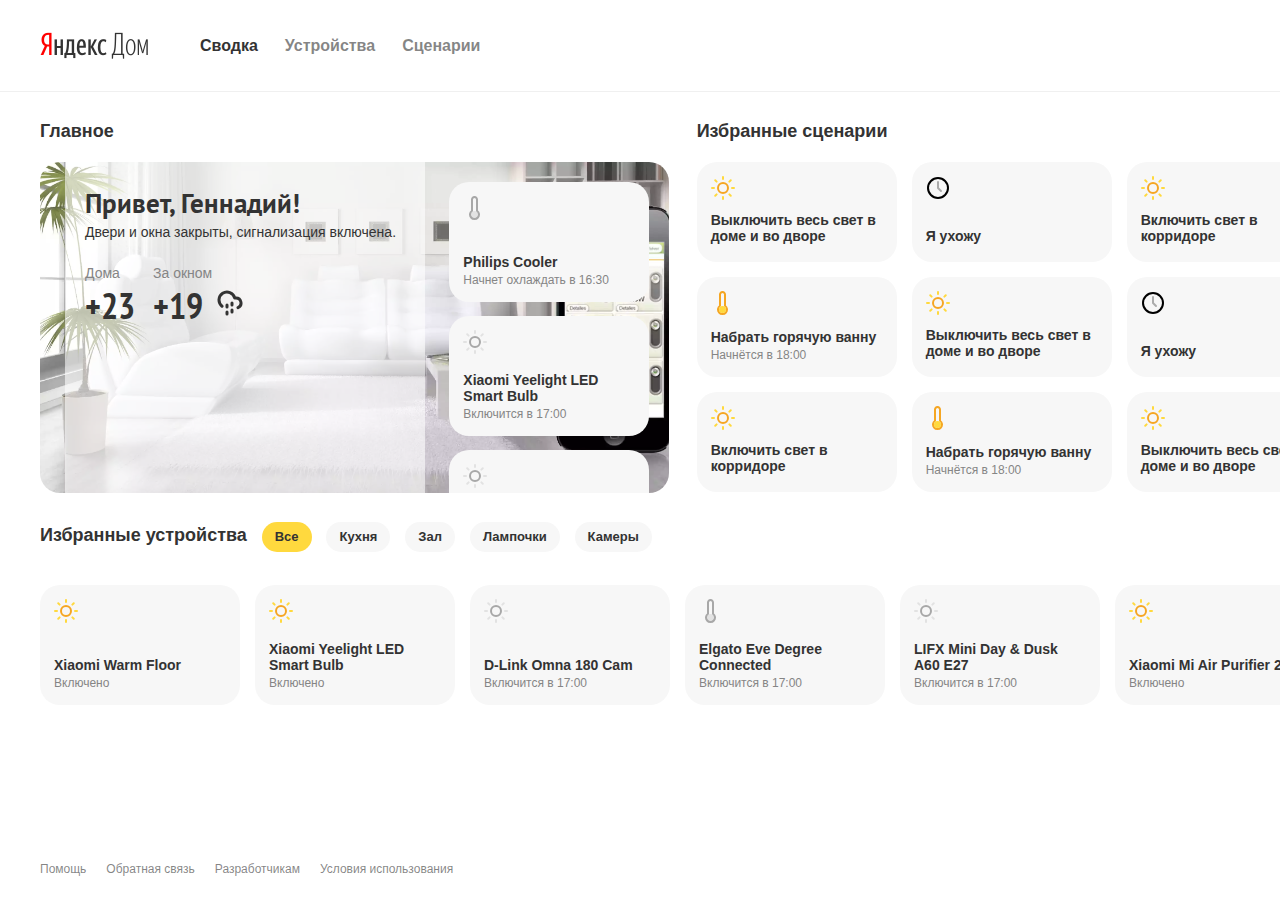
<file: no sprite.html>
<!doctype html>
<html>

<head>
    <meta charset="utf-8">
    <title>Smarthome</title>
    <link rel="shortcut icon" href="favicon.ico">
    <link rel="preload" as="image" href="./assets/logo.png">
    <link rel="preload" as="image" href="./assets/sh.webp">
    <link rel="preload" as="image" href="./assets/cloud-drizzle.svg">
    <link rel="preload" as="image" href="./assets/panel__icon_clock.svg">
    <link rel="preload" as="image" href="./assets/panel__icon_light_off.svg">
    <link rel="preload" as="image" href="./assets/panel__icon_light_on.svg">
    <link rel="preload" as="image" href="./assets/panel__icon_temp_off.svg">
    <link rel="preload" as="image" href="./assets/panel__icon_temp_on.svg">
    <link rel="preload" href="./fonts/subset-PTSans-Bold.woff2" as="font" type="font/woff2" crossorigin>
    <link rel="preload" href="./fonts/subset-PTSans-NarrowBold.woff2" as="font" type="font/woff2" crossorigin>
    <style type="text/css">
    *{box-sizing:border-box}html{font-size:100%;-webkit-text-size-adjust:100%;height:100%}a{color:#2c3e50;text-decoration:none}label{display:block;margin-bottom:5px}article,aside,details,figcaption,figure,footer,header,hgroup,nav,section{display:block}button,input,select,textarea{margin:0;font-size:100%;vertical-align:middle}button,input{line-height:normal}button,html input[type='button'],input[type='reset'],input[type='submit']{cursor:pointer;-webkit-appearance:button}label,select,button,input[type='button'],input[type='reset'],input[type='submit'],input[type='radio'],input[type='checkbox']{cursor:pointer}label,input,button,select,textarea{font-size:15px;font-weight:400;line-height:20px}input,button,select,textarea{font-family:'PT Sans','Helvetica Neue',Helvetica,Arial,sans-serif}input,textarea,.uneditable-input{width:206px}input[type='radio'],input[type='checkbox']{margin:4px 0 0;line-height:normal}input[type='file'],input[type='image'],input[type='submit'],input[type='reset'],input[type='button'],input[type='radio'],input[type='checkbox']{width:auto}.link,.link:active,.link:visited{color:rgba(51,51,51,.6)}.link{text-decoration:none}.link_active,.link:hover{color:inherit}
    </style>
</head>

<style>.page{background-color: #fff;height:100%;font:14px Arial,sans-serif;color:#333;line-height:1.143;margin:0 auto;padding:0;width:1366px}</style>

<body class="page">
    <style>.page__wrapper{display:flex;flex-direction:column;height:100%}</style>
    <div class="page__wrapper">
        <style>.page__wrapper-content{flex:1 0 auto}</style>
        <div class="page__wrapper-content">
            <style>.header{width:100%;height:92px;padding:0 40px;border-bottom:1px solid #f0f0f0;display:flex;align-items:center;background:#fff}.logo{display:inline-block;width:108px;height:27px;position:relative;background-image:url(./assets/logo.png);background-repeat:no-repeat;background-position:left top;background-size:cover}.logo__ya{display:block;position:absolute;z-index:10;outline:0;height:100%;width:69px;left:0;top:0}.logo__ya-sub{display:block;position:absolute;z-index:5;outline:0;height:100%;width:100%;left:0;top:0}.menu{margin-left:52px}.menu__item{margin-right:27px;font-size:16px;font-weight:700;line-height:20px}.menu__list{display:flex;justify-content:flex-start;list-style:none;padding:0;margin:0}
                </style>
            <header class="header">
                <div class="logo header__logo">
                    <a href="yandex.ru" class="link logo__ya"></a>
                    <a href="#" class="link logo__ya-sub"></a>
                </div>
                <nav class="menu">
                    <ul class="menu__list">
                        <li class="menu__item">
                            <a href="#" class="link menu__link link_active">Сводка</a>
                        </li>
                        <li class="menu__item">
                            <a href="#" class="link menu__link">Устройства</a>
                        </li>
                        <li class="menu__item">
                            <a href="#" class="link menu__link">Сценарии</a>
                        </li>
                    </ul>
                </nav>
            </header>

            <style>.content{width:100%;display:flex;flex-wrap:wrap;justify-content:space-between;padding-top:29px}.content__item{width:100%;margin-bottom:29px;position:relative}.content__item_half{width:49%}.content__item_main{padding-left:40px}.content__item_scenarios{padding-right:40px}.content__item-header{font-size:18px;font-weight:700;margin-bottom:20px}.content__item-header_devices{padding-left:40px;display:inline-block;margin-right:11px}</style>
            <main class="content">
                <div class="content__item content__item_half content__item_main">
                    <div class="content__item-header">Главное</div>
                    <style>.main{height:331px;border-radius:20px;padding:0 20px 0 25px;display:flex;justify-content:space-between;background:url(assets/sh.webp) center center/cover no-repeat}</style>
                    <section class="main">
                        <style>.main__info{width:61.585%;padding-top:20px;padding-left:20px;background:rgba(255,255,255,.6)}</style>
                        <div class="main__info">
                            <style>.main__greeting{font-family:'PT Sans','Helvetica Neue',Helvetica,Arial,sans-serif;margin-top:6px;font-size:27px;font-weight:700}</style>
                            <div class="main__greeting">Привет, Геннадий!</div>
                            <style>.main__status{margin-top:6px;line-height:16px}</style>
                            <div class="main__status">Двери и окна закрыты, сигнализация включена.</div>
                            <style>.weather{display:flex}.main__weather{margin-top:25px}</style>
                            <div class="weather main__weather">
                                <style>.weather__item{margin-right:18px}</style>
                                <div class="weather__item">
                                    <style>.weather__item-title{color:#858585;margin-bottom:4px}.weather__item-temp{font-size:36px;font-weight:700;line-height:1.16;font-family:'PT Sans Narrow','Helvetica Neue',Helvetica,Arial,sans-serif}</style>
                                    <div class="weather__item-title">Дома</div>
                                    <div class="weather__item-temp">+23</div>
                                </div>
                                <style>.weather__item_outside{padding-right:31px}.weather__item_cloud-drizzle{background:url("assets/cloud-drizzle.svg") 100% 70%/26px no-repeat}</style>
                                <div class="weather__item weather__item_outside weather__item_cloud-drizzle">
                                    <div class="weather__item-title">За окном</div>
                                    <div class="weather__item-temp">+19</div>
                                </div>
                            </div>
                        </div>
                        <style>.main__upcoming-wrapper{width:200px;height:100%;overflow:hidden}</style>
                        <div class="main__upcoming-wrapper">
                            <style>.main__upcoming{width:220px;height:100%;overflow-y:scroll}</style>
                            <div class="main__upcoming">
                                <style>.panel{padding:14px;min-height:100px;width:200px;border-radius:20px;display:flex;flex-direction:column;justify-content:space-between;flex-shrink:0;background:#f7f7f7;cursor:pointer;transition:opacity 0.3s ease-out}.panel:hover{background:#fff;box-shadow:0 2px 6px 0 rgba(197,186,186,.5)}.panel:active{box-shadow:none}.main__panel{margin-bottom:14px;position:relative}.panel_device{height:120px}.panel_first{margin-top:20px}</style>
                                <div class="panel main__panel panel_device panel_first">
                                    <style>.panel__icon{width:24px;height:24px}.panel__icon_temp_off{background:url("assets/panel__icon_temp_off.svg") center center/contain no-repeat}.panel__icon_temp_on{background:url("assets/panel__icon_temp_on.svg") center center/contain no-repeat}.panel__icon_light_off{background:url("assets/panel__icon_light_off.svg") center center/contain no-repeat}.panel__icon_light_on{background:url("assets/panel__icon_light_on.svg") center center/contain no-repeat}.panel__icon_clock{background:url("assets/panel__icon_clock.svg") center center/contain no-repeat}</style>
                                    <div class="panel__icon panel__icon_temp_off"></div>
                                    <div class="panel__text">
                                        <style>.panel__title{font-weight:700;margin-bottom:4px}</style>
                                        <div class="panel__title">Philips Cooler</div>
                                        <style>.panel__sub{font-size:12px;color:#858585}</style>
                                        <div class="panel__sub">Начнет охлаждать в 16:30</div>
                                    </div>
                                </div>
                                <div class="panel main__panel panel_device">
                                    <div class="panel__icon panel__icon_light_off"></div>
                                    <div class="panel__text">
                                        <div class="panel__title">Xiaomi Yeelight LED Smart Bulb</div>
                                        <div class="panel__sub">Включится в 17:00</div>
                                    </div>
                                </div>
                                <div class="panel main__panel panel_device panel_out_bot">
                                    <div class="panel__icon panel__icon_light_off"></div>
                                    <div class="panel__text">
                                        <div class="panel__title">Xiaomi Yeelight LED Smart Bulb</div>
                                        <div class="panel__sub">Включится в 17:00</div>
                                    </div>
                                </div>
                                <div class="panel main__panel panel_device panel_out_bot">
                                    <style>img{width:auto;height:auto;max-width:100%;vertical-align:middle;border:0}</style>
                                    <a target=_blank href="http://ya.ru"><img src=./assets/banner.webp />
                                    </a>
                                </div>
                            </div>
                        </div>
                    </section>
                </div>
                <div class="content__item content__item_half content__item_scenarios">
                    <div class="content__item-header">
                        Избранные сценарии
                    </div>
                    <style>.paginator{height:16px;width:47px;display:flex;justify-content:space-between}.scenarios__paginator{position:absolute;top:0;right:40px}.paginator div{width:16px}</style>
                    <div class="paginator scenarios__paginator">
                        <style>.paginator__arrow{opacity:1;cursor:pointer}.paginator__arrow:hover{opacity:.5}.paginator__arrow:active{opacity:.3}.paginator__arrow_disabled{opacity:.3}</style>
                        <div class="paginator__arrow paginator__arrow_disabled paginator__arrow_left">
                            <svg viewBox="0 0 9 16" width="100%" height="16px">
                                <path fill="currentColor" fill-rule="evenodd" d="M8.7 14.3c.4.4.4 1 0 1.4-.4.4-1 .4-1.4 0l-7-7c-.4-.4-.4-1 0-1.4l7-7c.4-.4 1-.4 1.4 0 .4.4.4 1 0 1.4L2.4 8l6.3 6.3z"></path>
                            </svg>
                        </div>
                        <div class="paginator__arrow paginator__arrow_right">
                            <svg viewBox="0 0 9 16" width="100%" height="16px">
                                <path fill="currentColor" fill-rule="evenodd" d="M.3 14.3c-.4.4-.4 1.02 0 1.4.38.4 1 .4 1.4 0l7-7c.4-.4.4-1.02 0-1.4l-7-7C1.3-.1.68-.1.3.3c-.4.38-.4 1 0 1.4L6.6 8 .3 14.3z"></path>
                            </svg>
                        </div>
                    </div>
                    <style>.scenarios{max-height:331px;background:#fff;display:flex;justify-content:flex-start;overflow-x:hidden}</style>
                    <section class="scenarios">
                        <style>.scenarios__page{display:grid;grid-template-columns:repeat(3,200px);grid-template-rows:repeat(3,100px);grid-column-gap:15px;grid-row-gap:15px;justify-content:space-between;margin-right:15px}</style>
                        <div class="scenarios__page">
                            <div class="panel scenarios__panel">
                                <div class="panel__icon panel__icon_light_on"></div>
                                <div class="panel__text">
                                    <div class="panel__title">Выключить весь свет в доме и во дворе</div>
                                </div>
                            </div>
                            <div class="panel scenarios__panel">
                                <div class="panel__icon panel__icon_clock"></div>
                                <div class="panel__text">
                                    <div class="panel__title">Я ухожу</div>
                                </div>
                            </div>
                            <div class="panel scenarios__panel">
                                <div class="panel__icon panel__icon_light_on"></div>
                                <div class="panel__text">
                                    <div class="panel__title">Включить свет в корридоре</div>
                                </div>
                            </div>
                            <div class="panel scenarios__panel">
                                <div class="panel__icon panel__icon_temp_on"></div>
                                <div class="panel__text">
                                    <div class="panel__title">Набрать горячую ванну</div>
                                    <div class="panel__sub">Начнётся в 18:00</div>
                                </div>
                            </div>
                            <div class="panel scenarios__panel">
                                <div class="panel__icon panel__icon_light_on"></div>
                                <div class="panel__text">
                                    <div class="panel__title">Выключить весь свет в доме и во дворе</div>
                                </div>
                            </div>
                            <div class="panel scenarios__panel">
                                <div class="panel__icon panel__icon_clock"></div>
                                <div class="panel__text">
                                    <div class="panel__title">Я ухожу</div>
                                </div>
                            </div>
                            <div class="panel scenarios__panel">
                                <div class="panel__icon panel__icon_light_on"></div>
                                <div class="panel__text">
                                    <div class="panel__title">Включить свет в корридоре</div>
                                </div>
                            </div>
                            <div class="panel scenarios__panel">
                                <div class="panel__icon panel__icon_temp_on"></div>
                                <div class="panel__text">
                                    <div class="panel__title">Набрать горячую ванну</div>
                                    <div class="panel__sub">Начнётся в 18:00</div>
                                </div>
                            </div>
                            <div class="panel scenarios__panel">
                                <div class="panel__icon panel__icon_light_on"></div>
                                <div class="panel__text">
                                    <div class="panel__title">Выключить весь свет в доме и во дворе</div>
                                </div>
                            </div>
                        </div>
                        <div class="scenarios__page">
                            <div class="panel scenarios__panel">
                                <div class="panel__icon panel__icon_clock"></div>
                                <div class="panel__text">
                                    <div class="panel__title">Я ухожу</div>
                                </div>
                            </div>
                        </div>
                    </section>
                </div>
                <style>
                    .devices{display:flex;justify-content:flex-start;overflow-x:hidden;padding:20px 0 6px 40px}.devices::after{content:'';display:inline-block;min-width:25px}
                </style>
                <div class="content__item content__item_devices">
                    <span class="content__item-header content__item-header_devices">
                        Избранные устройства
                    </span>
                    <style>.filter__select{display:none}.filter__item-label{display:inline-block;font-size:13px;line-height:1;font-weight:700;background:#f7f7f7;min-height:30px;padding:8px 13px;border-radius:15px;margin-right:11px;cursor:pointer}.filter__item-label:hover{background:#ffd93e}.filter__item-radio{display:none}.filter__item-radio:checked+label{background:#ffd93e}.filter__item-radio_kitchen:checked~.devices .panel{display:none}.filter__item-radio_kitchen:checked~.devices .panel_kitchen{display:flex}.filter__item-radio_room:checked~.devices .panel{display:none}.filter__item-radio_room:checked~.devices .panel_room{display:flex}.filter__item-radio_lamp:checked~.devices .panel{display:none}.filter__item-radio_lamp:checked~.devices .panel_lamp{display:flex}.filter__item-radio_cam:checked~.devices .panel{display:none}.filter__item-radio_cam:checked~.devices .panel_cam{display:flex}</style>
                    <div class="filter__select">
                        <button class="filter__select-button" type="button">
                            <span class="button__text">Все</span>
                            <svg xmlns="http://www.w3.org/2000/svg" width="11" height="6">
                                <path d="M10.3 0L5.5 4.7.7 0 0 .7 5.5 6 11 .7z" />
                            </svg>
                        </button>
                        <div class="filter__select-popup" aria-hidden="true">
                            <div class="filter__select-menu">
                                <div class="filter__select-item filter__select-item_checked" data-group="all">Все</div>
                                <div class="filter__select-item" data-group="kitchen">Кухня</div>
                                <div class="filter__select-item" data-group="room">Зал</div>
                                <div class="filter__select-item" data-group="lamp">Лампочки</div>
                                <div class="filter__select-item" data-group="cam">Камеры</div>
                            </div>
                        </div>
                    </div>
                    <input class="filter__item-radio filter__item_devices filter__item-radio_all" type="radio" name="filter"
                        id="all" checked>
                    <label class="filter__item-label filter__item_devices" for="all">Все</label>
                    <input class="filter__item-radio filter__item_devices filter__item-radio_kitchen" type="radio" name="filter"
                        id="kitchen">
                    <label class="filter__item-label filter__item_devices" for="kitchen">Кухня</label>
                    <input class="filter__item-radio filter__item_devices filter__item-radio_room" type="radio" name="filter"
                        id="room">
                    <label class="filter__item-label filter__item_devices" for="room">Зал</label>
                    <input class="filter__item-radio filter__item_devices filter__item-radio_lamp" type="radio" name="filter"
                        id="lamp">
                    <label class="filter__item-label filter__item_devices" for="lamp">Лампочки</label>
                    <input class="filter__item-radio filter__item_devices filter__item-radio_cam" type="radio" name="filter"
                        id="cam">
                    <label class="filter__item-label filter__item_devices" for="cam">Камеры</label>
                    <style>.devices__paginator{position:absolute;top:0;right:40px}</style>
                    <div class="paginator devices__paginator">
                        <div class="paginator__arrow paginator__arrow_disabled paginator__arrow_left">
                            <svg viewBox="0 0 9 16" width="100%" height="16px">
                                <path fill="currentColor" fill-rule="evenodd" d="M8.7 14.3c.4.4.4 1 0 1.4-.4.4-1 .4-1.4 0l-7-7c-.4-.4-.4-1 0-1.4l7-7c.4-.4 1-.4 1.4 0 .4.4.4 1 0 1.4L2.4 8l6.3 6.3z"></path>
                            </svg>
                        </div>
                        <div class="paginator__arrow paginator__arrow_right">
                            <svg viewBox="0 0 9 16" width="100%" height="16px">
                                <path fill="currentColor" fill-rule="evenodd" d="M.3 14.3c-.4.4-.4 1.02 0 1.4.38.4 1 .4 1.4 0l7-7c.4-.4.4-1.02 0-1.4l-7-7C1.3-.1.68-.1.3.3c-.4.38-.4 1 0 1.4L6.6 8 .3 14.3z"></path>
                            </svg>
                        </div>
                    </div>
                    <section class="devices">
                        <style>.devices__panel{margin-right:15px}</style>
                        <div class="panel panel_device devices__panel panel_room panel_floor">
                            <div class="panel__icon panel__icon_light_on"></div>
                            <div class="panel__text">
                                <div class="panel__title">Xiaomi Warm Floor</div>
                                <div class="panel__sub">Включено</div>
                            </div>
                        </div>
                        <div class="panel panel_device devices__panel panel_lamp">
                            <div class="panel__icon panel__icon_light_on"></div>
                            <div class="panel__text">
                                <div class="panel__title">Xiaomi Yeelight LED Smart Bulb</div>
                                <div class="panel__sub">Включено</div>
                            </div>
                        </div>
                        <div class="panel panel_device devices__panel panel_cam">
                            <div class="panel__icon panel__icon_light_off"></div>
                            <div class="panel__text">
                                <div class="panel__title">D-Link Omna 180 Cam</div>
                                <div class="panel__sub">Включится в 17:00</div>
                            </div>
                        </div>
                        <div class="panel panel_device devices__panel panel_room panel_temp">
                            <div class="panel__icon panel__icon_temp_off"></div>
                            <div class="panel__text">
                                <div class="panel__title">Elgato Eve Degree Connected</div>
                                <div class="panel__sub">Включится в 17:00</div>
                            </div>
                        </div>
                        <div class="panel panel_device devices__panel panel_lamp">
                            <div class="panel__icon panel__icon_light_off"></div>
                            <div class="panel__text">
                                <div class="panel__title">LIFX Mini Day & Dusk A60 E27</div>
                                <div class="panel__sub">Включится в 17:00</div>
                            </div>
                        </div>
                        <div class="panel panel_device devices__panel panel_room">
                            <div class="panel__icon panel__icon_light_on"></div>
                            <div class="panel__text">
                                <div class="panel__title">Xiaomi Mi Air Purifier 2S</div>
                                <div class="panel__sub">Включено</div>
                            </div>
                        </div>
                        <div class="panel panel_device devices__panel panel_lamp">
                            <div class="panel__icon panel__icon_light_off"></div>
                            <div class="panel__text">
                                <div class="panel__title">Philips Zhirui</div>
                                <div class="panel__sub">Выключено</div>
                            </div>
                        </div>
                        <div class="panel panel_device devices__panel panel_kitchen">
                            <div class="panel__icon panel__icon_light_on"></div>
                            <div class="panel__text">
                                <div class="panel__title">Philips Purifier</div>
                                <div class="panel__sub">Включено</div>
                            </div>
                        </div>
                    </section>
                </div>
            </main>
        </div>
        <style>.footer{flex:0 0 auto;display:flex;justify-content:flex-start;align-items:center;flex-wrap:wrap;padding-left:40px;width:100%;height:60px;font-size:12px}</style>
        <footer class="footer">
            <style>.footer__link{margin-right:20px}</style>
            <a href="#" class="link footer__link">Помощь</a>
            <a href="#" class="link footer__link">Обратная связь</a>
            <a href="#" class="link footer__link">Разработчикам</a>
            <a href="#" class="link footer__link">Условия использования</a>
        </footer>
    </div>
    <style>.modal{display:none;flex-direction:column;justify-content:center;align-items:center;position:fixed;z-index:1;left:0;top:0;width:100%;height:100%;overflow:auto;background:rgba(51,51,51,.5)}.modal_open{display:flex}.modal_open .modal__content{animation:modal 0.2s ease forwards}.modal__title{font-size:27px;font-weight:700;margin-bottom:6px}.modal__value{box-sizing:content-box;position:absolute;top:20px;right:20px;font-size:36px;font-weight:700;max-width:62px;height:40px;padding-right:32px}.modal__value_temp{background:url("assets/panel__icon_temp_on.svg") calc(100% + 10px) 0% / contain no-repeat}.modal__value_light{height:45px;padding-right:45px;background:url("assets/panel__icon_light_off.svg") right center/contain no-repeat}.modal__status{margin-bottom:20px}.modal__adjust{margin-top:25px}.modal__button{width:48.5%}.modal__content{max-width:640px;width:100%}.modal__body{position:relative;flex-shrink:0;padding:25px;margin-bottom:15px;border-radius:20px;background:#fff}.modal__controls{width:100%;display:flex;justify-content:space-between;flex-wrap:wrap}.adjust-bar{-webkit-appearance:none;appearance:none;outline:none;border-radius:30px;width:100%;height:60px;margin:0;display:flex;justify-content:space-between;align-items:center;position:relative}.adjust-bar::-webkit-slider-thumb{-webkit-appearance:none;appearance:none;cursor:pointer;width:60px;height:60px;border:3px solid rgba(51,51,51,.1);border-radius:30px;box-shadow:0 0 0 4px #fff}.adjust-bar__container_theme_temp{position:relative}.adjust-bar__container_theme_temp::before,.adjust-bar__container_theme_temp::after{color:#fff;font-size:18px;font-weight:700;position:absolute;top:20px;z-index:1;pointer-events:none}.adjust-bar__container_theme_temp::before{content:'–10';left:15px}.adjust-bar__container_theme_temp::after{content:'+30';right:15px}.adjust-bar__container_theme_light{position:relative}.adjust-bar__container_theme_light::before,.adjust-bar__container_theme_light::after{content:'';position:absolute;z-index:1;pointer-events:none}.adjust-bar__container_theme_light::before{top:14px;left:14px;width:30px;height:30px;background:url("assets/adjust-bar_light_from.svg") center center/contain no-repeat}.adjust-bar__container_theme_light::after{top:13px;right:13px;width:34px;height:34px;background:url("assets/adjust-bar_light_to.svg") center center/contain no-repeat}.adjust-bar_theme_temp{background-image:linear-gradient(90deg,#068fff 0%,#ffd800 50%,#f76b1c 100%)}.adjust-bar_theme_light{background-image:linear-gradient(90deg,#ffe682 0%,#ff9e00 100%)}.button{cursor:pointer;display:flex;justify-content:center;align-items:center;background:#fff}.button_color_yellow{background:#ffd93e}.button_size_l{font-size:18px;font-weight:700;height:60px;border-radius:20px}.button:hover{box-shadow:0 2px 6px 0 rgba(255,225,225,.6)}.button:active{box-shadow:none}.knob{width:220px;height:220px;display:flex;justify-content:center;align-items:center;position:relative}.knob svg{width:220px;height:220px;transform:rotate(90deg)}.knob__indicator{fill:none;stroke:#f5a623;stroke-width:20px;stroke-dasharray:0 629;transform:rotate(29deg)}.knob__indicator-bounds{fill:transparent;stroke:#fff;stroke-width:21px;stroke-dasharray:99 629;transform:rotate(-29deg)}.knob__indicator-bg{fill:rgba(51,51,51,.7)}.knob__indicator-mask{fill:transparent;stroke:#fff;stroke-width:22px;stroke-dasharray:4 1;transform:rotate(1deg)}.knob__self{fill:#fefefe;filter:url('#knob-shadow');cursor:pointer}.knob__value{font-size:66px;font-weight:700;position:absolute;user-select:none;pointer-events:none}.knob__wrapper{display:flex;justify-content:center;align-items:center;height:80%}</style>
    <div class="modal modal_temp">
        <div class="modal__content">
            <div class="modal__body">
                <div class="modal__title">Elgato Eve Degree Connected</div>
                <div class="modal__value modal__value_temp">+23</div>
                <div class="modal__status">Включено</div>
                <div class="modal__filter">
                    <div class="filter__item-label modal__filter-item_temp" id="manual">Вручную</div>
                    <div class="filter__item-label modal__filter-item_temp" id="cold">Холодно</div>
                    <div class="filter__item-label modal__filter-item_temp" id="warm">Тепло</div>
                    <div class="filter__item-label modal__filter-item_temp" id="hot">Жарко</div>
                </div>
                <div class="adjust-bar__container adjust-bar__container_theme_temp modal__adjust">
                    <input class="adjust-bar adjust-bar_theme_temp" type="range" name="lightRange" id="lightRange"
                        value="23" min="-10" max="30" orient="vertical">
                </div>
            </div>
            <div class="modal__controls">
                <div class="button button_size_l button_color_yellow modal__button">Применить</div>
                <div class="button button_size_l modal__button modal_close">Закрыть</div>
            </div>
        </div>
    </div>
    <div class="modal modal_light">
        <div class="modal__content">
            <div class="modal__body">
                <div class="modal__title">Xiaomi Yeelight LED Smart Bulb</div>
                <div class="modal__value modal__value_light"></div>
                <div class="modal__status">Включено</div>
                <div class="modal__filter">
                    <div class="filter__item-label modal__filter-item" id="manual">Вручную</div>
                    <div class="filter__item-label modal__filter-item" id="day">Дневной свет</div>
                    <div class="filter__item-label modal__filter-item" id="evening">Вечерний свет</div>
                    <div class="filter__item-label modal__filter-item" id="dawn">Рассвет</div>
                </div>
                <div class="adjust-bar__container adjust-bar__container_theme_light modal__adjust">
                    <input class="adjust-bar adjust-bar_theme_light" type="range" name="tempRange" id="lightRange"
                        value="25" min="0" max="50" orient="vertical">
                </div>
            </div>
            <div class="modal__controls">
                <div class="button button_size_l button_color_yellow modal__button">Применить</div>
                <div class="button button_size_l modal__button modal_close">Закрыть</div>
            </div>
        </div>
    </div>
    <div class="modal modal_knob">
        <div class="modal__content">
            <div class="modal__body">
                <div class="modal__title">Xiaomi Warm Floor</div>
                <div class="modal__value modal__value_temp">+23</div>
                <div class="modal__status">Включено</div>
                <div class="knob__wrapper">
                    <div class="knob">
                        <svg viewBox="-110 -110 220 220" id="foobar">
                            <filter id="knob-shadow">
                                <feGaussianBlur in="SourceAlpha" stdDeviation="2" />
                                <feOffset dx="2" dy="0" result="offsetblur" />
                                <feFlood flood-color="rgba(134,121,71,0.45)" />
                                <feComposite in2="offsetblur" operator="in" />
                                <feMerge>
                                    <feMergeNode />
                                    <feMergeNode in="SourceGraphic" />
                                </feMerge>
                            </filter>
                            <g class="knob-container">
                                <circle class="knob_center" cx="0" cy="0" />
                                <circle class="knob__indicator-bg" r="110" cx="0" cy="0" />
                                <circle class="knob__indicator" r="100" cx="0" cy="0" />
                                <circle class="knob__indicator-mask" r="100" cx="0" cy="0" />
                                <circle class="knob__indicator-bounds" r="100" cx="0" cy="0" />
                                <circle class="knob__self" r="89" cx="0" cy="0" />
                                <polygon class="knob__arrow" points="-90,0 -85,5 -85,-5" />
                            </g>
                        </svg>
                        <div class="knob__value">+23</div>
                    </div>
                </div>
            </div>
            <div class="modal__controls">
                <div class="button button_size_l button_color_yellow modal__button">Применить</div>
                <div class="button button_size_l modal__button modal_close">Закрыть</div>
            </div>
        </div>
    </div>
    <style>
    @font-face{font-family:'PT Sans';font-style:normal;font-weight:700;src:local('PT Sans Bold'),url(./fonts/subset-PTSans-Bold.woff2) format('woff2')}@font-face{font-family:'PT Sans Narrow';font-weight:700;src:local('PT Sans Narrow Bold'),url(./fonts/subset-PTSans-NarrowBold.woff2) format('woff2')}
    </style>
    <script>
        const e=document.querySelector(".modal__value");document.querySelector(".adjust-bar.adjust-bar_theme_temp").oninput=(()=>e.innerHTML=this.value>0?"+"+this.value:this.value);const t=document.querySelector(".devices__paginator .paginator__arrow_left"),o=document.querySelector(".devices__paginator .paginator__arrow_right"),r=document.querySelectorAll(".devices__panel").length,l=document.querySelector(".devices");let c=1;document.querySelector(".devices__paginator").classList.toggle("paginator_hide",r<7);const n=(e,t)=>e.scroll({top:0,left:t,behavior:"smooth"});let a,s;o.addEventListener("click",()=>{c+=1,t.classList.toggle("paginator__arrow_disabled",1===c),n(l,1366)}),t.addEventListener("click",()=>{c>1&&(c-=1,t.classList.toggle("paginator__arrow_disabled",1===c),n(l,-1366))});const i=e=>{e>.42?e=.42:e<-.42&&(e=-.42),s=e,a=(e=>Math.floor(Math.abs(360*e*1.73+265)/53+26))(e),document.querySelector(".modal_knob .modal__value").innerHTML="+"+a,document.querySelector(".knob__value").innerHTML="+"+a,document.querySelector(".knob__indicator").style.strokeDasharray=360*s*1.73+265+" 629",document.querySelector(".knob__arrow").style.transform="rotate("+360*s+"deg)"},d=(e,t)=>{const o=(e=>{const t=e.getBoundingClientRect();return[t.left+(t.right-t.left)/2,t.top+(t.bottom-t.top)/2]})(t);let r,l=[e.clientX,e.clientY];return e.targetTouches&&e.targetTouches[0]&&(l=[e.targetTouches[0].clientX,e.targetTouches[0].clientY]),r=Math.atan2(l[1]-o[1],l[0]-o[0]),r+=Math.PI/2};let u,_=null,m=null;const g=e=>{e.preventDefault(),e.stopPropagation();const t=d(e,document.querySelector(".knob_center"));u=!0,_=t,m=s},p=()=>u=!1,h=e=>{if(!u)return;const t=_;let o=d(e,document.querySelector(".knob_center")),r=o-t;_=o,r<0&&(r+=2*Math.PI),r>Math.PI&&(r-=2*Math.PI);const l=r/Math.PI/2,c=m+l;m=c,i(c)};(()=>{const e=document.querySelector(".knob-container");e.addEventListener("mousedown",g),document.addEventListener("mouseup",p),document.addEventListener("mousemove",h),e.addEventListener("touchstart",g),document.addEventListener("touchend",p),document.addEventListener("touchmove",h)})(),i(0),document.querySelectorAll(".modal_close").forEach(e=>{e.onclick=(()=>{document.querySelectorAll(".modal").forEach(e=>{e.classList.toggle("modal_open",!1),document.querySelector("body").style.overflow="auto"})})});const y={manual:-10,cold:0,warm:23,hot:30};document.querySelectorAll(".modal__filter-item_temp").forEach(e=>{e.onclick=(()=>{document.querySelector(".adjust-bar_theme_temp").value=y[this.id],document.querySelector(".modal_temp .modal__value").innerHTML=y[this.id]>0?"+"+y[this.id]:y[this.id]})});const q=e=>{document.querySelector(e).classList.toggle("modal_open",!0),document.querySelector("body").style.overflow="hidden"};document.querySelectorAll(".panel_temp").forEach(e=>e.onclick=(()=>q(".modal_temp"))),document.querySelectorAll(".panel_lamp").forEach(e=>e.onclick=(()=>q(".modal_light"))),document.querySelectorAll(".panel_floor").forEach(e=>e.onclick=(()=>q(".modal_knob")));const S=document.querySelector(".scenarios__paginator .paginator__arrow_left"),v=document.querySelector(".scenarios__paginator .paginator__arrow_right"),L=document.querySelectorAll(".scenarios__panel").length,f=document.querySelectorAll(".scenarios__page").length,b=document.querySelector(".scenarios");let k=1;document.querySelector(".scenarios__paginator").classList.toggle("paginator_hide",L<=9),v.addEventListener("click",()=>{k<f&&(k+=1,v.classList.toggle("paginator__arrow_disabled",k===f),S.classList.toggle("paginator__arrow_disabled",1===k),n(b,645))}),S.addEventListener("click",()=>{k>1&&(k-=1,v.classList.toggle("paginator__arrow_disabled",k===f),S.classList.toggle("paginator__arrow_disabled",1===k),n(b,-645))});const E=document.querySelector(".filter__select-button"),w=document.querySelector(".filter__select-button .button__text"),M=document.querySelectorAll(".filter__select-item"),A=document.querySelector(".filter__select-popup");E.addEventListener("click",()=>A.classList.toggle("filter__select-popup_open")),M.forEach(e=>e.addEventListener("click",e=>{document.querySelector("#"+e.target.dataset.group).checked=!0,M.forEach(e=>e.classList.toggle("filter__select-item_checked",!1)),e.target.classList.toggle("filter__select-item_checked",!0),A.classList.toggle("filter__select-popup_open",!1),w.innerText=e.target.innerText}));
    </script>
</body>

</html>
</file>
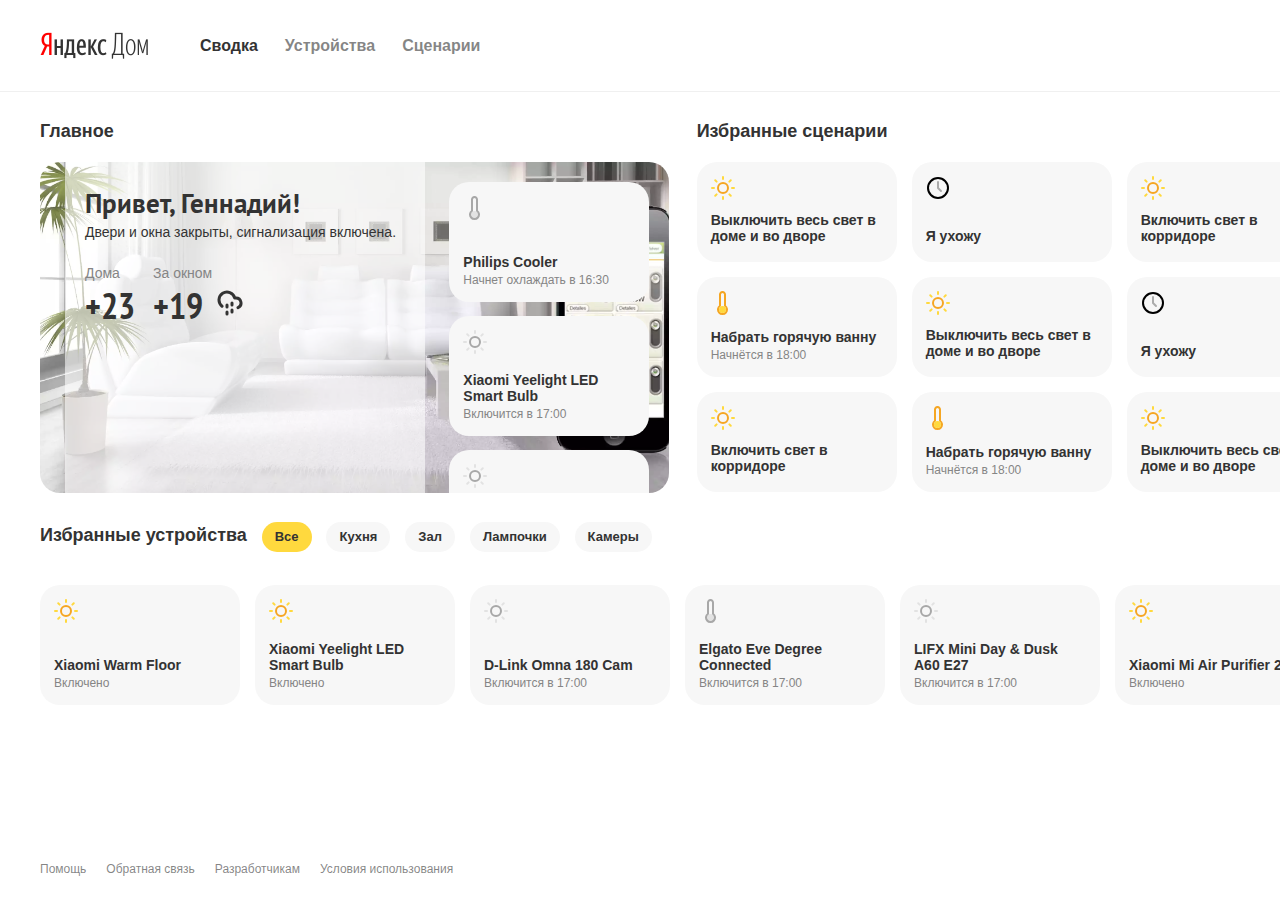
<file: prelast-alternate.html>
<!doctype html>
<html>

<head>
    <meta charset="utf-8">
    <title>Smarthome</title>
    <link rel="shortcut icon" href="favicon.ico"  type="image/x-icon">
    <link rel="alternate stylesheet" href="./modal.css" as="style" onload="this.rel='stylesheet'">
    <link rel="preload" as="image" href="./assets/logo.png">
    <link rel="preload" as="image" href="./assets/sh.webp">
    <link rel="preload" as="image" href="./assets/cloud-drizzle.svg">
    <link rel="preload" as="image" href="./assets/panel__icon_clock.svg">
    <link rel="preload" as="image" href="./assets/panel__icon_light_off.svg">
    <link rel="preload" as="image" href="./assets/panel__icon_light_on.svg">
    <link rel="preload" as="image" href="./assets/panel__icon_temp_off.svg">
    <link rel="preload" as="image" href="./assets/panel__icon_temp_on.svg">
    <link rel="preload" href="./fonts/subset-PTSans-Bold.woff2" as="font" type="font/woff2" crossorigin>
    <link rel="preload" href="./fonts/subset-PTSans-NarrowBold.woff2" as="font" type="font/woff2" crossorigin>
    <script src="s.js" async></script>
    <style type="text/css">
    *{box-sizing:border-box}html{font-size:100%;-webkit-text-size-adjust:100%;height:100%}a{color:#2c3e50;text-decoration:none}label{display:block;margin-bottom:5px}article,aside,details,figcaption,figure,footer,header,hgroup,nav,section{display:block}button,input,select,textarea{margin:0;font-size:100%;vertical-align:middle}button,input{line-height:normal}button,html input[type='button'],input[type='reset'],input[type='submit']{cursor:pointer;-webkit-appearance:button}label,select,button,input[type='button'],input[type='reset'],input[type='submit'],input[type='radio'],input[type='checkbox']{cursor:pointer}label,input,button,select,textarea{font-size:15px;font-weight:400;line-height:20px}input,button,select,textarea{font-family:'PT Sans','Helvetica Neue',Helvetica,Arial,sans-serif}input,textarea,.uneditable-input{width:206px}input[type='radio'],input[type='checkbox']{margin:4px 0 0;line-height:normal}input[type='file'],input[type='image'],input[type='submit'],input[type='reset'],input[type='button'],input[type='radio'],input[type='checkbox']{width:auto}.link,.link:active,.link:visited{color:rgba(51,51,51,.6)}.link{text-decoration:none}.link_active,.link:hover{color:inherit}
    </style>
</head>

<style>.page{background-color: #fff;height:100%;font:14px Arial,sans-serif;color:#333;line-height:1.143;margin:0 auto;padding:0;width:1366px}</style>

<body class="page">
    <style>.page__wrapper{display:flex;flex-direction:column;height:100%}</style>
    <div class="page__wrapper">
        <style>.page__wrapper-content{flex:1 0 auto}</style>
        <div class="page__wrapper-content">
            <style>.header{width:100%;height:92px;padding:0 40px;border-bottom:1px solid #f0f0f0;display:flex;align-items:center;background:#fff}.logo{display:inline-block;width:108px;height:27px;position:relative;background-image:url(./assets/logo.png);background-repeat:no-repeat;background-position:left top;background-size:cover}.logo__ya{display:block;position:absolute;z-index:10;outline:0;height:100%;width:69px;left:0;top:0}.logo__ya-sub{display:block;position:absolute;z-index:5;outline:0;height:100%;width:100%;left:0;top:0}.menu{margin-left:52px}.menu__item{margin-right:27px;font-size:16px;font-weight:700;line-height:20px}.menu__list{display:flex;justify-content:flex-start;list-style:none;padding:0;margin:0}
                </style>
            <header class="header">
                <div class="logo header__logo">
                    <a href="yandex.ru" class="link logo__ya"></a>
                    <a href="#" class="link logo__ya-sub"></a>
                </div>
                <nav class="menu">
                    <ul class="menu__list">
                        <li class="menu__item">
                            <a href="#" class="link menu__link link_active">Сводка</a>
                        </li>
                        <li class="menu__item">
                            <a href="#" class="link menu__link">Устройства</a>
                        </li>
                        <li class="menu__item">
                            <a href="#" class="link menu__link">Сценарии</a>
                        </li>
                    </ul>
                </nav>
            </header>

            <style>.content{width:100%;display:flex;flex-wrap:wrap;justify-content:space-between;padding-top:29px}.content__item{width:100%;margin-bottom:29px;position:relative}.content__item_half{width:49%}.content__item_main{padding-left:40px}.content__item_scenarios{padding-right:40px}.content__item-header{font-size:18px;font-weight:700;margin-bottom:20px}.content__item-header_devices{padding-left:40px;display:inline-block;margin-right:11px}</style>
            <main class="content">
                <div class="content__item content__item_half content__item_main">
                    <div class="content__item-header">Главное</div>
                    <style>.main{height:331px;border-radius:20px;padding:0 20px 0 25px;display:flex;justify-content:space-between;background:url(assets/sh.webp) center center/cover no-repeat}</style>
                    <section class="main">
                        <style>.main__info{width:61.585%;padding-top:20px;padding-left:20px;background:rgba(255,255,255,.6)}</style>
                        <div class="main__info">
                            <style>@font-face{font-family:'PT Sans';font-style:normal;font-weight:700;src:local('PT Sans Bold'),url(./fonts/subset-PTSans-Bold.woff2) format('woff2')}.main__greeting{font-family:'PT Sans','Helvetica Neue',Helvetica,Arial,sans-serif;margin-top:6px;font-size:27px;font-weight:700}</style>
                            <div class="main__greeting">Привет, Геннадий!</div>
                            <style>.main__status{margin-top:6px;line-height:16px}</style>
                            <div class="main__status">Двери и окна закрыты, сигнализация включена.</div>
                            <style>.weather{display:flex}.main__weather{margin-top:25px}</style>
                            <div class="weather main__weather">
                                <style>.weather__item{margin-right:18px}</style>
                                <div class="weather__item">
                                    <style>@font-face{font-family:'PT Sans Narrow';font-weight:700;src:local('PT Sans Narrow Bold'),url(./fonts/subset-PTSans-NarrowBold.woff2) format('woff2')}.weather__item-title{color:#858585;margin-bottom:4px}.weather__item-temp{font-size:36px;font-weight:700;line-height:1.16;font-family:'PT Sans Narrow','Helvetica Neue',Helvetica,Arial,sans-serif}</style>
                                    <div class="weather__item-title">Дома</div>
                                    <div class="weather__item-temp">+23</div>
                                </div>
                                <style>.weather__item_outside{padding-right:31px}.weather__item_cloud-drizzle{background:url("assets/cloud-drizzle.svg") 100% 70%/26px no-repeat}</style>
                                <div class="weather__item weather__item_outside weather__item_cloud-drizzle">
                                    <div class="weather__item-title">За окном</div>
                                    <div class="weather__item-temp">+19</div>
                                </div>
                            </div>
                        </div>
                        <style>.main__upcoming-wrapper{width:200px;height:100%;overflow:hidden}</style>
                        <div class="main__upcoming-wrapper">
                            <style>.main__upcoming{width:220px;height:100%;overflow-y:scroll}</style>
                            <div class="main__upcoming">
                                <style>.panel{padding:14px;min-height:100px;width:200px;border-radius:20px;display:flex;flex-direction:column;justify-content:space-between;flex-shrink:0;background:#f7f7f7;cursor:pointer;transition:opacity 0.3s ease-out}.panel:hover{background:#fff;box-shadow:0 2px 6px 0 rgba(197,186,186,.5)}.panel:active{box-shadow:none}.main__panel{margin-bottom:14px;position:relative}.panel_device{height:120px}.panel_first{margin-top:20px}</style>
                                <div class="panel main__panel panel_device panel_first">
                                    <style>.panel__icon{width:24px;height:24px}.panel__icon_temp_off{background:url("assets/panel__icon_temp_off.svg") center center/contain no-repeat}.panel__icon_temp_on{background:url("assets/panel__icon_temp_on.svg") center center/contain no-repeat}.panel__icon_light_off{background:url("assets/panel__icon_light_off.svg") center center/contain no-repeat}.panel__icon_light_on{background:url("assets/panel__icon_light_on.svg") center center/contain no-repeat}.panel__icon_clock{background:url("assets/panel__icon_clock.svg") center center/contain no-repeat}</style>
                                    <div class="panel__icon panel__icon_temp_off"></div>
                                    <div class="panel__text">
                                        <style>.panel__title{font-weight:700;margin-bottom:4px}</style>
                                        <div class="panel__title">Philips Cooler</div>
                                        <style>.panel__sub{font-size:12px;color:#858585}</style>
                                        <div class="panel__sub">Начнет охлаждать в 16:30</div>
                                    </div>
                                </div>
                                <div class="panel main__panel panel_device">
                                    <div class="panel__icon panel__icon_light_off"></div>
                                    <div class="panel__text">
                                        <div class="panel__title">Xiaomi Yeelight LED Smart Bulb</div>
                                        <div class="panel__sub">Включится в 17:00</div>
                                    </div>
                                </div>
                                <div class="panel main__panel panel_device panel_out_bot">
                                    <div class="panel__icon panel__icon_light_off"></div>
                                    <div class="panel__text">
                                        <div class="panel__title">Xiaomi Yeelight LED Smart Bulb</div>
                                        <div class="panel__sub">Включится в 17:00</div>
                                    </div>
                                </div>
                                <div class="panel main__panel panel_device panel_out_bot">
                                    <style>img{width:auto;height:auto;max-width:100%;vertical-align:middle;border:0}</style>
                                </div>
                            </div>
                        </div>
                    </section>
                </div>
                <div class="content__item content__item_half content__item_scenarios">
                    <div class="content__item-header">
                        Избранные сценарии
                    </div>
                    <style>.paginator{height:16px;width:47px;display:flex;justify-content:space-between}.scenarios__paginator{position:absolute;top:0;right:40px}.paginator div{width:16px}</style>
                    <div class="paginator scenarios__paginator">
                        <style>.paginator__arrow{opacity:1;cursor:pointer}.paginator__arrow:hover{opacity:.5}.paginator__arrow:active{opacity:.3}.paginator__arrow_disabled{opacity:.3}</style>
                        <div class="paginator__arrow paginator__arrow_disabled paginator__arrow_left">
                            <svg viewBox="0 0 9 16" width="100%" height="16px">
                                <path fill="currentColor" fill-rule="evenodd" d="M8.7 14.3c.4.4.4 1 0 1.4-.4.4-1 .4-1.4 0l-7-7c-.4-.4-.4-1 0-1.4l7-7c.4-.4 1-.4 1.4 0 .4.4.4 1 0 1.4L2.4 8l6.3 6.3z"></path>
                            </svg>
                        </div>
                        <div class="paginator__arrow paginator__arrow_right">
                            <svg viewBox="0 0 9 16" width="100%" height="16px">
                                <path fill="currentColor" fill-rule="evenodd" d="M.3 14.3c-.4.4-.4 1.02 0 1.4.38.4 1 .4 1.4 0l7-7c.4-.4.4-1.02 0-1.4l-7-7C1.3-.1.68-.1.3.3c-.4.38-.4 1 0 1.4L6.6 8 .3 14.3z"></path>
                            </svg>
                        </div>
                    </div>
                    <style>.scenarios{max-height:331px;background:#fff;display:flex;justify-content:flex-start;overflow-x:hidden}</style>
                    <section class="scenarios">
                        <style>.scenarios__page{display:grid;grid-template-columns:repeat(3,200px);grid-template-rows:repeat(3,100px);grid-column-gap:15px;grid-row-gap:15px;justify-content:space-between;margin-right:15px}</style>
                        <div class="scenarios__page">
                            <div class="panel scenarios__panel">
                                <div class="panel__icon panel__icon_light_on"></div>
                                <div class="panel__text">
                                    <div class="panel__title">Выключить весь свет в доме и во дворе</div>
                                </div>
                            </div>
                            <div class="panel scenarios__panel">
                                <div class="panel__icon panel__icon_clock"></div>
                                <div class="panel__text">
                                    <div class="panel__title">Я ухожу</div>
                                </div>
                            </div>
                            <div class="panel scenarios__panel">
                                <div class="panel__icon panel__icon_light_on"></div>
                                <div class="panel__text">
                                    <div class="panel__title">Включить свет в корридоре</div>
                                </div>
                            </div>
                            <div class="panel scenarios__panel">
                                <div class="panel__icon panel__icon_temp_on"></div>
                                <div class="panel__text">
                                    <div class="panel__title">Набрать горячую ванну</div>
                                    <div class="panel__sub">Начнётся в 18:00</div>
                                </div>
                            </div>
                            <div class="panel scenarios__panel">
                                <div class="panel__icon panel__icon_light_on"></div>
                                <div class="panel__text">
                                    <div class="panel__title">Выключить весь свет в доме и во дворе</div>
                                </div>
                            </div>
                            <div class="panel scenarios__panel">
                                <div class="panel__icon panel__icon_clock"></div>
                                <div class="panel__text">
                                    <div class="panel__title">Я ухожу</div>
                                </div>
                            </div>
                            <div class="panel scenarios__panel">
                                <div class="panel__icon panel__icon_light_on"></div>
                                <div class="panel__text">
                                    <div class="panel__title">Включить свет в корридоре</div>
                                </div>
                            </div>
                            <div class="panel scenarios__panel">
                                <div class="panel__icon panel__icon_temp_on"></div>
                                <div class="panel__text">
                                    <div class="panel__title">Набрать горячую ванну</div>
                                    <div class="panel__sub">Начнётся в 18:00</div>
                                </div>
                            </div>
                            <div class="panel scenarios__panel">
                                <div class="panel__icon panel__icon_light_on"></div>
                                <div class="panel__text">
                                    <div class="panel__title">Выключить весь свет в доме и во дворе</div>
                                </div>
                            </div>
                        </div>
                        <div class="scenarios__page">
                            <div class="panel scenarios__panel">
                                <div class="panel__icon panel__icon_clock"></div>
                                <div class="panel__text">
                                    <div class="panel__title">Я ухожу</div>
                                </div>
                            </div>
                        </div>
                    </section>
                </div>
                <style>
                    .devices{display:flex;justify-content:flex-start;overflow-x:hidden;padding:20px 0 6px 40px}.devices::after{content:'';display:inline-block;min-width:25px}
                </style>
                <div class="content__item content__item_devices">
                    <span class="content__item-header content__item-header_devices">
                        Избранные устройства
                    </span>
                    <style>.filter__select{display:none}.filter__item-label{display:inline-block;font-size:13px;line-height:1;font-weight:700;background:#f7f7f7;min-height:30px;padding:8px 13px;border-radius:15px;margin-right:11px;cursor:pointer}.filter__item-label:hover{background:#ffd93e}.filter__item-radio{display:none}.filter__item-radio:checked+label{background:#ffd93e}.filter__item-radio_kitchen:checked~.devices .panel{display:none}.filter__item-radio_kitchen:checked~.devices .panel_kitchen{display:flex}.filter__item-radio_room:checked~.devices .panel{display:none}.filter__item-radio_room:checked~.devices .panel_room{display:flex}.filter__item-radio_lamp:checked~.devices .panel{display:none}.filter__item-radio_lamp:checked~.devices .panel_lamp{display:flex}.filter__item-radio_cam:checked~.devices .panel{display:none}.filter__item-radio_cam:checked~.devices .panel_cam{display:flex}</style>
                    <div class="filter__select">
                        <button class="filter__select-button" type="button">
                            <span class="button__text">Все</span>
                            <svg xmlns="http://www.w3.org/2000/svg" width="11" height="6">
                                <path d="M10.3 0L5.5 4.7.7 0 0 .7 5.5 6 11 .7z" />
                            </svg>
                        </button>
                        <div class="filter__select-popup" aria-hidden="true">
                            <div class="filter__select-menu">
                                <div class="filter__select-item filter__select-item_checked" data-group="all">Все</div>
                                <div class="filter__select-item" data-group="kitchen">Кухня</div>
                                <div class="filter__select-item" data-group="room">Зал</div>
                                <div class="filter__select-item" data-group="lamp">Лампочки</div>
                                <div class="filter__select-item" data-group="cam">Камеры</div>
                            </div>
                        </div>
                    </div>
                    <input class="filter__item-radio filter__item_devices filter__item-radio_all" type="radio" name="filter"
                        id="all" checked>
                    <label class="filter__item-label filter__item_devices" for="all">Все</label>
                    <input class="filter__item-radio filter__item_devices filter__item-radio_kitchen" type="radio" name="filter"
                        id="kitchen">
                    <label class="filter__item-label filter__item_devices" for="kitchen">Кухня</label>
                    <input class="filter__item-radio filter__item_devices filter__item-radio_room" type="radio" name="filter"
                        id="room">
                    <label class="filter__item-label filter__item_devices" for="room">Зал</label>
                    <input class="filter__item-radio filter__item_devices filter__item-radio_lamp" type="radio" name="filter"
                        id="lamp">
                    <label class="filter__item-label filter__item_devices" for="lamp">Лампочки</label>
                    <input class="filter__item-radio filter__item_devices filter__item-radio_cam" type="radio" name="filter"
                        id="cam">
                    <label class="filter__item-label filter__item_devices" for="cam">Камеры</label>
                    <style>.devices__paginator{position:absolute;top:0;right:40px}</style>
                    <div class="paginator devices__paginator">
                        <div class="paginator__arrow paginator__arrow_disabled paginator__arrow_left">
                            <svg viewBox="0 0 9 16" width="100%" height="16px">
                                <path fill="currentColor" fill-rule="evenodd" d="M8.7 14.3c.4.4.4 1 0 1.4-.4.4-1 .4-1.4 0l-7-7c-.4-.4-.4-1 0-1.4l7-7c.4-.4 1-.4 1.4 0 .4.4.4 1 0 1.4L2.4 8l6.3 6.3z"></path>
                            </svg>
                        </div>
                        <div class="paginator__arrow paginator__arrow_right">
                            <svg viewBox="0 0 9 16" width="100%" height="16px">
                                <path fill="currentColor" fill-rule="evenodd" d="M.3 14.3c-.4.4-.4 1.02 0 1.4.38.4 1 .4 1.4 0l7-7c.4-.4.4-1.02 0-1.4l-7-7C1.3-.1.68-.1.3.3c-.4.38-.4 1 0 1.4L6.6 8 .3 14.3z"></path>
                            </svg>
                        </div>
                    </div>
                    <section class="devices">
                        <style>.devices__panel{margin-right:15px}</style>
                        <div class="panel panel_device devices__panel panel_room panel_floor">
                            <div class="panel__icon panel__icon_light_on"></div>
                            <div class="panel__text">
                                <div class="panel__title">Xiaomi Warm Floor</div>
                                <div class="panel__sub">Включено</div>
                            </div>
                        </div>
                        <div class="panel panel_device devices__panel panel_lamp">
                            <div class="panel__icon panel__icon_light_on"></div>
                            <div class="panel__text">
                                <div class="panel__title">Xiaomi Yeelight LED Smart Bulb</div>
                                <div class="panel__sub">Включено</div>
                            </div>
                        </div>
                        <div class="panel panel_device devices__panel panel_cam">
                            <div class="panel__icon panel__icon_light_off"></div>
                            <div class="panel__text">
                                <div class="panel__title">D-Link Omna 180 Cam</div>
                                <div class="panel__sub">Включится в 17:00</div>
                            </div>
                        </div>
                        <div class="panel panel_device devices__panel panel_room panel_temp">
                            <div class="panel__icon panel__icon_temp_off"></div>
                            <div class="panel__text">
                                <div class="panel__title">Elgato Eve Degree Connected</div>
                                <div class="panel__sub">Включится в 17:00</div>
                            </div>
                        </div>
                        <div class="panel panel_device devices__panel panel_lamp">
                            <div class="panel__icon panel__icon_light_off"></div>
                            <div class="panel__text">
                                <div class="panel__title">LIFX Mini Day & Dusk A60 E27</div>
                                <div class="panel__sub">Включится в 17:00</div>
                            </div>
                        </div>
                        <div class="panel panel_device devices__panel panel_room">
                            <div class="panel__icon panel__icon_light_on"></div>
                            <div class="panel__text">
                                <div class="panel__title">Xiaomi Mi Air Purifier 2S</div>
                                <div class="panel__sub">Включено</div>
                            </div>
                        </div>
                        <div class="panel panel_device devices__panel panel_lamp">
                            <div class="panel__icon panel__icon_light_off"></div>
                            <div class="panel__text">
                                <div class="panel__title">Philips Zhirui</div>
                                <div class="panel__sub">Выключено</div>
                            </div>
                        </div>
                        <div class="panel panel_device devices__panel panel_kitchen">
                            <div class="panel__icon panel__icon_light_on"></div>
                            <div class="panel__text">
                                <div class="panel__title">Philips Purifier</div>
                                <div class="panel__sub">Включено</div>
                            </div>
                        </div>
                    </section>
                </div>
            </main>
        </div>
        <style>.footer{flex:0 0 auto;display:flex;justify-content:flex-start;align-items:center;flex-wrap:wrap;padding-left:40px;width:100%;height:60px;font-size:12px}</style>
        <footer class="footer">
            <style>.footer__link{margin-right:20px}</style>
            <a href="#" class="link footer__link">Помощь</a>
            <a href="#" class="link footer__link">Обратная связь</a>
            <a href="#" class="link footer__link">Разработчикам</a>
            <a href="#" class="link footer__link">Условия использования</a>
        </footer>
    </div>
    <div class="modal modal_temp">
        <div class="modal__content">
            <div class="modal__body">
                <div class="modal__title">Elgato Eve Degree Connected</div>
                <div class="modal__value modal__value_temp">+23</div>
                <div class="modal__status">Включено</div>
                <div class="modal__filter">
                    <div class="filter__item-label modal__filter-item_temp" id="manual">Вручную</div>
                    <div class="filter__item-label modal__filter-item_temp" id="cold">Холодно</div>
                    <div class="filter__item-label modal__filter-item_temp" id="warm">Тепло</div>
                    <div class="filter__item-label modal__filter-item_temp" id="hot">Жарко</div>
                </div>
                <div class="adjust-bar__container adjust-bar__container_theme_temp modal__adjust">
                    <input class="adjust-bar adjust-bar_theme_temp" type="range" name="lightRange" id="lightRange"
                        value="23" min="-10" max="30" orient="vertical">
                </div>
            </div>
            <div class="modal__controls">
                <div class="button button_size_l button_color_yellow modal__button">Применить</div>
                <div class="button button_size_l modal__button modal_close">Закрыть</div>
            </div>
        </div>
    </div>
    <div class="modal modal_light">
        <div class="modal__content">
            <div class="modal__body">
                <div class="modal__title">Xiaomi Yeelight LED Smart Bulb</div>
                <div class="modal__value modal__value_light"></div>
                <div class="modal__status">Включено</div>
                <div class="modal__filter">
                    <div class="filter__item-label modal__filter-item" id="manual">Вручную</div>
                    <div class="filter__item-label modal__filter-item" id="day">Дневной свет</div>
                    <div class="filter__item-label modal__filter-item" id="evening">Вечерний свет</div>
                    <div class="filter__item-label modal__filter-item" id="dawn">Рассвет</div>
                </div>
                <div class="adjust-bar__container adjust-bar__container_theme_light modal__adjust">
                    <input class="adjust-bar adjust-bar_theme_light" type="range" name="tempRange" id="lightRange"
                        value="25" min="0" max="50" orient="vertical">
                </div>
            </div>
            <div class="modal__controls">
                <div class="button button_size_l button_color_yellow modal__button">Применить</div>
                <div class="button button_size_l modal__button modal_close">Закрыть</div>
            </div>
        </div>
    </div>
    <div class="modal modal_knob">
        <div class="modal__content">
            <div class="modal__body">
                <div class="modal__title">Xiaomi Warm Floor</div>
                <div class="modal__value modal__value_temp">+23</div>
                <div class="modal__status">Включено</div>
                <div class="knob__wrapper">
                    <div class="knob">
                        <svg viewBox="-110 -110 220 220" id="foobar">
                            <filter id="knob-shadow">
                                <feGaussianBlur in="SourceAlpha" stdDeviation="2" />
                                <feOffset dx="2" dy="0" result="offsetblur" />
                                <feFlood flood-color="rgba(134,121,71,0.45)" />
                                <feComposite in2="offsetblur" operator="in" />
                                <feMerge>
                                    <feMergeNode />
                                    <feMergeNode in="SourceGraphic" />
                                </feMerge>
                            </filter>
                            <g class="knob-container">
                                <circle class="knob_center" cx="0" cy="0" />
                                <circle class="knob__indicator-bg" r="110" cx="0" cy="0" />
                                <circle class="knob__indicator" r="100" cx="0" cy="0" />
                                <circle class="knob__indicator-mask" r="100" cx="0" cy="0" />
                                <circle class="knob__indicator-bounds" r="100" cx="0" cy="0" />
                                <circle class="knob__self" r="89" cx="0" cy="0" />
                                <polygon class="knob__arrow" points="-90,0 -85,5 -85,-5" />
                            </g>
                        </svg>
                        <div class="knob__value">+23</div>
                    </div>
                </div>
            </div>
            <div class="modal__controls">
                <div class="button button_size_l button_color_yellow modal__button">Применить</div>
                <div class="button button_size_l modal__button modal_close">Закрыть</div>
            </div>
        </div>
    </div>
</body>

</html>
</file>
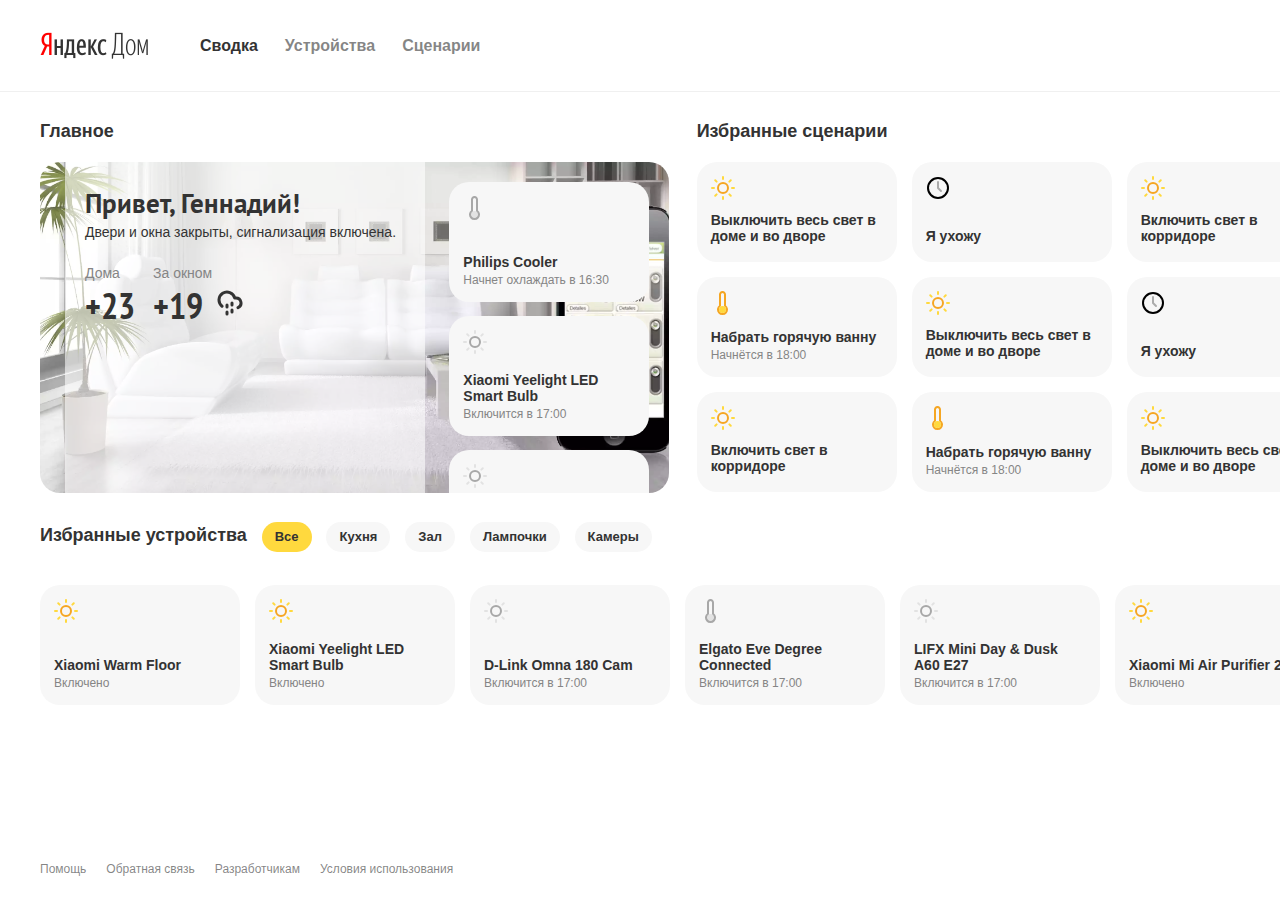
<file: prelast-prefetch.html>
<!doctype html>
<html>

<head>
    <meta charset="utf-8">
    <title>Smarthome</title>
    <link rel="shortcut icon" href="favicon.ico"  type="image/x-icon">
    <link rel="prefetch" href="./modal.css" as="style" onload="this.rel='stylesheet'">
    <link rel="preload" as="image" href="./assets/logo.png">
    <link rel="preload" as="image" href="./assets/sh.webp">
    <link rel="preload" as="image" href="./assets/cloud-drizzle.svg">
    <link rel="preload" as="image" href="./assets/panel__icon_clock.svg">
    <link rel="preload" as="image" href="./assets/panel__icon_light_off.svg">
    <link rel="preload" as="image" href="./assets/panel__icon_light_on.svg">
    <link rel="preload" as="image" href="./assets/panel__icon_temp_off.svg">
    <link rel="preload" as="image" href="./assets/panel__icon_temp_on.svg">
    <link rel="preload" href="./fonts/subset-PTSans-Bold.woff2" as="font" type="font/woff2" crossorigin>
    <link rel="preload" href="./fonts/subset-PTSans-NarrowBold.woff2" as="font" type="font/woff2" crossorigin>
    <script src="s.js" async></script>
    <style type="text/css">
    *{box-sizing:border-box}html{font-size:100%;-webkit-text-size-adjust:100%;height:100%}a{color:#2c3e50;text-decoration:none}label{display:block;margin-bottom:5px}article,aside,details,figcaption,figure,footer,header,hgroup,nav,section{display:block}button,input,select,textarea{margin:0;font-size:100%;vertical-align:middle}button,input{line-height:normal}button,html input[type='button'],input[type='reset'],input[type='submit']{cursor:pointer;-webkit-appearance:button}label,select,button,input[type='button'],input[type='reset'],input[type='submit'],input[type='radio'],input[type='checkbox']{cursor:pointer}label,input,button,select,textarea{font-size:15px;font-weight:400;line-height:20px}input,button,select,textarea{font-family:'PT Sans','Helvetica Neue',Helvetica,Arial,sans-serif}input,textarea,.uneditable-input{width:206px}input[type='radio'],input[type='checkbox']{margin:4px 0 0;line-height:normal}input[type='file'],input[type='image'],input[type='submit'],input[type='reset'],input[type='button'],input[type='radio'],input[type='checkbox']{width:auto}.link,.link:active,.link:visited{color:rgba(51,51,51,.6)}.link{text-decoration:none}.link_active,.link:hover{color:inherit}
    </style>
</head>

<style>@font-face{font-family:'PT Sans';font-style:normal;font-weight:700;src:local('PT Sans Bold'),url(./fonts/subset-PTSans-Bold.woff2) format('woff2')}@font-face{font-family:'PT Sans Narrow';font-weight:700;src:local('PT Sans Narrow Bold'),url(./fonts/subset-PTSans-NarrowBold.woff2) format('woff2')}.page{background-color: #fff;height:100%;font:14px Arial,sans-serif;color:#333;line-height:1.143;margin:0 auto;padding:0;width:1366px}</style>

<body class="page">
    <style>.page__wrapper{display:flex;flex-direction:column;height:100%}</style>
    <div class="page__wrapper">
        <style>.page__wrapper-content{flex:1 0 auto}</style>
        <div class="page__wrapper-content">
            <style>.header{width:100%;height:92px;padding:0 40px;border-bottom:1px solid #f0f0f0;display:flex;align-items:center;background:#fff}.logo{display:inline-block;width:108px;height:27px;position:relative;background-image:url(./assets/logo.png);background-repeat:no-repeat;background-position:left top;background-size:cover}.logo__ya{display:block;position:absolute;z-index:10;outline:0;height:100%;width:69px;left:0;top:0}.logo__ya-sub{display:block;position:absolute;z-index:5;outline:0;height:100%;width:100%;left:0;top:0}.menu{margin-left:52px}.menu__item{margin-right:27px;font-size:16px;font-weight:700;line-height:20px}.menu__list{display:flex;justify-content:flex-start;list-style:none;padding:0;margin:0}
                </style>
            <header class="header">
                <div class="logo header__logo">
                    <a href="yandex.ru" class="link logo__ya"></a>
                    <a href="#" class="link logo__ya-sub"></a>
                </div>
                <nav class="menu">
                    <ul class="menu__list">
                        <li class="menu__item">
                            <a href="#" class="link menu__link link_active">Сводка</a>
                        </li>
                        <li class="menu__item">
                            <a href="#" class="link menu__link">Устройства</a>
                        </li>
                        <li class="menu__item">
                            <a href="#" class="link menu__link">Сценарии</a>
                        </li>
                    </ul>
                </nav>
            </header>

            <style>.content{width:100%;display:flex;flex-wrap:wrap;justify-content:space-between;padding-top:29px}.content__item{width:100%;margin-bottom:29px;position:relative}.content__item_half{width:49%}.content__item_main{padding-left:40px}.content__item_scenarios{padding-right:40px}.content__item-header{font-size:18px;font-weight:700;margin-bottom:20px}.content__item-header_devices{padding-left:40px;display:inline-block;margin-right:11px}</style>
            <main class="content">
                <div class="content__item content__item_half content__item_main">
                    <div class="content__item-header">Главное</div>
                    <style>.main{height:331px;border-radius:20px;padding:0 20px 0 25px;display:flex;justify-content:space-between;background:url(assets/sh.webp) center center/cover no-repeat}</style>
                    <section class="main">
                        <style>.main__info{width:61.585%;padding-top:20px;padding-left:20px;background:rgba(255,255,255,.6)}</style>
                        <div class="main__info">
                            <style>.main__greeting{font-family:'PT Sans','Helvetica Neue',Helvetica,Arial,sans-serif;margin-top:6px;font-size:27px;font-weight:700}</style>
                            <div class="main__greeting">Привет, Геннадий!</div>
                            <style>.main__status{margin-top:6px;line-height:16px}</style>
                            <div class="main__status">Двери и окна закрыты, сигнализация включена.</div>
                            <style>.weather{display:flex}.main__weather{margin-top:25px}</style>
                            <div class="weather main__weather">
                                <style>.weather__item{margin-right:18px}</style>
                                <div class="weather__item">
                                    <style>.weather__item-title{color:#858585;margin-bottom:4px}.weather__item-temp{font-size:36px;font-weight:700;line-height:1.16;font-family:'PT Sans Narrow','Helvetica Neue',Helvetica,Arial,sans-serif}</style>
                                    <div class="weather__item-title">Дома</div>
                                    <div class="weather__item-temp">+23</div>
                                </div>
                                <style>.weather__item_outside{padding-right:31px}.weather__item_cloud-drizzle{background:url("assets/cloud-drizzle.svg") 100% 70%/26px no-repeat}</style>
                                <div class="weather__item weather__item_outside weather__item_cloud-drizzle">
                                    <div class="weather__item-title">За окном</div>
                                    <div class="weather__item-temp">+19</div>
                                </div>
                            </div>
                        </div>
                        <style>.main__upcoming-wrapper{width:200px;height:100%;overflow:hidden}</style>
                        <div class="main__upcoming-wrapper">
                            <style>.main__upcoming{width:220px;height:100%;overflow-y:scroll}</style>
                            <div class="main__upcoming">
                                <style>.panel{padding:14px;min-height:100px;width:200px;border-radius:20px;display:flex;flex-direction:column;justify-content:space-between;flex-shrink:0;background:#f7f7f7;cursor:pointer;transition:opacity 0.3s ease-out}.panel:hover{background:#fff;box-shadow:0 2px 6px 0 rgba(197,186,186,.5)}.panel:active{box-shadow:none}.main__panel{margin-bottom:14px;position:relative}.panel_device{height:120px}.panel_first{margin-top:20px}</style>
                                <div class="panel main__panel panel_device panel_first">
                                    <style>.panel__icon{width:24px;height:24px}.panel__icon_temp_off{background:url("assets/panel__icon_temp_off.svg") center center/contain no-repeat}.panel__icon_temp_on{background:url("assets/panel__icon_temp_on.svg") center center/contain no-repeat}.panel__icon_light_off{background:url("assets/panel__icon_light_off.svg") center center/contain no-repeat}.panel__icon_light_on{background:url("assets/panel__icon_light_on.svg") center center/contain no-repeat}.panel__icon_clock{background:url("assets/panel__icon_clock.svg") center center/contain no-repeat}</style>
                                    <div class="panel__icon panel__icon_temp_off"></div>
                                    <div class="panel__text">
                                        <style>.panel__title{font-weight:700;margin-bottom:4px}</style>
                                        <div class="panel__title">Philips Cooler</div>
                                        <style>.panel__sub{font-size:12px;color:#858585}</style>
                                        <div class="panel__sub">Начнет охлаждать в 16:30</div>
                                    </div>
                                </div>
                                <div class="panel main__panel panel_device">
                                    <div class="panel__icon panel__icon_light_off"></div>
                                    <div class="panel__text">
                                        <div class="panel__title">Xiaomi Yeelight LED Smart Bulb</div>
                                        <div class="panel__sub">Включится в 17:00</div>
                                    </div>
                                </div>
                                <div class="panel main__panel panel_device panel_out_bot">
                                    <div class="panel__icon panel__icon_light_off"></div>
                                    <div class="panel__text">
                                        <div class="panel__title">Xiaomi Yeelight LED Smart Bulb</div>
                                        <div class="panel__sub">Включится в 17:00</div>
                                    </div>
                                </div>
                                <div class="panel main__panel panel_device panel_out_bot">
                                    <style>img{width:auto;height:auto;max-width:100%;vertical-align:middle;border:0}</style>
                                </div>
                            </div>
                        </div>
                    </section>
                </div>
                <div class="content__item content__item_half content__item_scenarios">
                    <div class="content__item-header">
                        Избранные сценарии
                    </div>
                    <style>.paginator{height:16px;width:47px;display:flex;justify-content:space-between}.scenarios__paginator{position:absolute;top:0;right:40px}.paginator div{width:16px}</style>
                    <div class="paginator scenarios__paginator">
                        <style>.paginator__arrow{opacity:1;cursor:pointer}.paginator__arrow:hover{opacity:.5}.paginator__arrow:active{opacity:.3}.paginator__arrow_disabled{opacity:.3}</style>
                        <div class="paginator__arrow paginator__arrow_disabled paginator__arrow_left">
                            <svg viewBox="0 0 9 16" width="100%" height="16px">
                                <path fill="currentColor" fill-rule="evenodd" d="M8.7 14.3c.4.4.4 1 0 1.4-.4.4-1 .4-1.4 0l-7-7c-.4-.4-.4-1 0-1.4l7-7c.4-.4 1-.4 1.4 0 .4.4.4 1 0 1.4L2.4 8l6.3 6.3z"></path>
                            </svg>
                        </div>
                        <div class="paginator__arrow paginator__arrow_right">
                            <svg viewBox="0 0 9 16" width="100%" height="16px">
                                <path fill="currentColor" fill-rule="evenodd" d="M.3 14.3c-.4.4-.4 1.02 0 1.4.38.4 1 .4 1.4 0l7-7c.4-.4.4-1.02 0-1.4l-7-7C1.3-.1.68-.1.3.3c-.4.38-.4 1 0 1.4L6.6 8 .3 14.3z"></path>
                            </svg>
                        </div>
                    </div>
                    <style>.scenarios{max-height:331px;background:#fff;display:flex;justify-content:flex-start;overflow-x:hidden}</style>
                    <section class="scenarios">
                        <style>.scenarios__page{display:grid;grid-template-columns:repeat(3,200px);grid-template-rows:repeat(3,100px);grid-column-gap:15px;grid-row-gap:15px;justify-content:space-between;margin-right:15px}</style>
                        <div class="scenarios__page">
                            <div class="panel scenarios__panel">
                                <div class="panel__icon panel__icon_light_on"></div>
                                <div class="panel__text">
                                    <div class="panel__title">Выключить весь свет в доме и во дворе</div>
                                </div>
                            </div>
                            <div class="panel scenarios__panel">
                                <div class="panel__icon panel__icon_clock"></div>
                                <div class="panel__text">
                                    <div class="panel__title">Я ухожу</div>
                                </div>
                            </div>
                            <div class="panel scenarios__panel">
                                <div class="panel__icon panel__icon_light_on"></div>
                                <div class="panel__text">
                                    <div class="panel__title">Включить свет в корридоре</div>
                                </div>
                            </div>
                            <div class="panel scenarios__panel">
                                <div class="panel__icon panel__icon_temp_on"></div>
                                <div class="panel__text">
                                    <div class="panel__title">Набрать горячую ванну</div>
                                    <div class="panel__sub">Начнётся в 18:00</div>
                                </div>
                            </div>
                            <div class="panel scenarios__panel">
                                <div class="panel__icon panel__icon_light_on"></div>
                                <div class="panel__text">
                                    <div class="panel__title">Выключить весь свет в доме и во дворе</div>
                                </div>
                            </div>
                            <div class="panel scenarios__panel">
                                <div class="panel__icon panel__icon_clock"></div>
                                <div class="panel__text">
                                    <div class="panel__title">Я ухожу</div>
                                </div>
                            </div>
                            <div class="panel scenarios__panel">
                                <div class="panel__icon panel__icon_light_on"></div>
                                <div class="panel__text">
                                    <div class="panel__title">Включить свет в корридоре</div>
                                </div>
                            </div>
                            <div class="panel scenarios__panel">
                                <div class="panel__icon panel__icon_temp_on"></div>
                                <div class="panel__text">
                                    <div class="panel__title">Набрать горячую ванну</div>
                                    <div class="panel__sub">Начнётся в 18:00</div>
                                </div>
                            </div>
                            <div class="panel scenarios__panel">
                                <div class="panel__icon panel__icon_light_on"></div>
                                <div class="panel__text">
                                    <div class="panel__title">Выключить весь свет в доме и во дворе</div>
                                </div>
                            </div>
                        </div>
                        <div class="scenarios__page">
                            <div class="panel scenarios__panel">
                                <div class="panel__icon panel__icon_clock"></div>
                                <div class="panel__text">
                                    <div class="panel__title">Я ухожу</div>
                                </div>
                            </div>
                        </div>
                    </section>
                </div>
                <style>
                    .devices{display:flex;justify-content:flex-start;overflow-x:hidden;padding:20px 0 6px 40px}.devices::after{content:'';display:inline-block;min-width:25px}
                </style>
                <div class="content__item content__item_devices">
                    <span class="content__item-header content__item-header_devices">
                        Избранные устройства
                    </span>
                    <style>.filter__select{display:none}.filter__item-label{display:inline-block;font-size:13px;line-height:1;font-weight:700;background:#f7f7f7;min-height:30px;padding:8px 13px;border-radius:15px;margin-right:11px;cursor:pointer}.filter__item-label:hover{background:#ffd93e}.filter__item-radio{display:none}.filter__item-radio:checked+label{background:#ffd93e}.filter__item-radio_kitchen:checked~.devices .panel{display:none}.filter__item-radio_kitchen:checked~.devices .panel_kitchen{display:flex}.filter__item-radio_room:checked~.devices .panel{display:none}.filter__item-radio_room:checked~.devices .panel_room{display:flex}.filter__item-radio_lamp:checked~.devices .panel{display:none}.filter__item-radio_lamp:checked~.devices .panel_lamp{display:flex}.filter__item-radio_cam:checked~.devices .panel{display:none}.filter__item-radio_cam:checked~.devices .panel_cam{display:flex}</style>
                    <div class="filter__select">
                        <button class="filter__select-button" type="button">
                            <span class="button__text">Все</span>
                            <svg xmlns="http://www.w3.org/2000/svg" width="11" height="6">
                                <path d="M10.3 0L5.5 4.7.7 0 0 .7 5.5 6 11 .7z" />
                            </svg>
                        </button>
                        <div class="filter__select-popup" aria-hidden="true">
                            <div class="filter__select-menu">
                                <div class="filter__select-item filter__select-item_checked" data-group="all">Все</div>
                                <div class="filter__select-item" data-group="kitchen">Кухня</div>
                                <div class="filter__select-item" data-group="room">Зал</div>
                                <div class="filter__select-item" data-group="lamp">Лампочки</div>
                                <div class="filter__select-item" data-group="cam">Камеры</div>
                            </div>
                        </div>
                    </div>
                    <input class="filter__item-radio filter__item_devices filter__item-radio_all" type="radio" name="filter"
                        id="all" checked>
                    <label class="filter__item-label filter__item_devices" for="all">Все</label>
                    <input class="filter__item-radio filter__item_devices filter__item-radio_kitchen" type="radio" name="filter"
                        id="kitchen">
                    <label class="filter__item-label filter__item_devices" for="kitchen">Кухня</label>
                    <input class="filter__item-radio filter__item_devices filter__item-radio_room" type="radio" name="filter"
                        id="room">
                    <label class="filter__item-label filter__item_devices" for="room">Зал</label>
                    <input class="filter__item-radio filter__item_devices filter__item-radio_lamp" type="radio" name="filter"
                        id="lamp">
                    <label class="filter__item-label filter__item_devices" for="lamp">Лампочки</label>
                    <input class="filter__item-radio filter__item_devices filter__item-radio_cam" type="radio" name="filter"
                        id="cam">
                    <label class="filter__item-label filter__item_devices" for="cam">Камеры</label>
                    <style>.devices__paginator{position:absolute;top:0;right:40px}</style>
                    <div class="paginator devices__paginator">
                        <div class="paginator__arrow paginator__arrow_disabled paginator__arrow_left">
                            <svg viewBox="0 0 9 16" width="100%" height="16px">
                                <path fill="currentColor" fill-rule="evenodd" d="M8.7 14.3c.4.4.4 1 0 1.4-.4.4-1 .4-1.4 0l-7-7c-.4-.4-.4-1 0-1.4l7-7c.4-.4 1-.4 1.4 0 .4.4.4 1 0 1.4L2.4 8l6.3 6.3z"></path>
                            </svg>
                        </div>
                        <div class="paginator__arrow paginator__arrow_right">
                            <svg viewBox="0 0 9 16" width="100%" height="16px">
                                <path fill="currentColor" fill-rule="evenodd" d="M.3 14.3c-.4.4-.4 1.02 0 1.4.38.4 1 .4 1.4 0l7-7c.4-.4.4-1.02 0-1.4l-7-7C1.3-.1.68-.1.3.3c-.4.38-.4 1 0 1.4L6.6 8 .3 14.3z"></path>
                            </svg>
                        </div>
                    </div>
                    <section class="devices">
                        <style>.devices__panel{margin-right:15px}</style>
                        <div class="panel panel_device devices__panel panel_room panel_floor">
                            <div class="panel__icon panel__icon_light_on"></div>
                            <div class="panel__text">
                                <div class="panel__title">Xiaomi Warm Floor</div>
                                <div class="panel__sub">Включено</div>
                            </div>
                        </div>
                        <div class="panel panel_device devices__panel panel_lamp">
                            <div class="panel__icon panel__icon_light_on"></div>
                            <div class="panel__text">
                                <div class="panel__title">Xiaomi Yeelight LED Smart Bulb</div>
                                <div class="panel__sub">Включено</div>
                            </div>
                        </div>
                        <div class="panel panel_device devices__panel panel_cam">
                            <div class="panel__icon panel__icon_light_off"></div>
                            <div class="panel__text">
                                <div class="panel__title">D-Link Omna 180 Cam</div>
                                <div class="panel__sub">Включится в 17:00</div>
                            </div>
                        </div>
                        <div class="panel panel_device devices__panel panel_room panel_temp">
                            <div class="panel__icon panel__icon_temp_off"></div>
                            <div class="panel__text">
                                <div class="panel__title">Elgato Eve Degree Connected</div>
                                <div class="panel__sub">Включится в 17:00</div>
                            </div>
                        </div>
                        <div class="panel panel_device devices__panel panel_lamp">
                            <div class="panel__icon panel__icon_light_off"></div>
                            <div class="panel__text">
                                <div class="panel__title">LIFX Mini Day & Dusk A60 E27</div>
                                <div class="panel__sub">Включится в 17:00</div>
                            </div>
                        </div>
                        <div class="panel panel_device devices__panel panel_room">
                            <div class="panel__icon panel__icon_light_on"></div>
                            <div class="panel__text">
                                <div class="panel__title">Xiaomi Mi Air Purifier 2S</div>
                                <div class="panel__sub">Включено</div>
                            </div>
                        </div>
                        <div class="panel panel_device devices__panel panel_lamp">
                            <div class="panel__icon panel__icon_light_off"></div>
                            <div class="panel__text">
                                <div class="panel__title">Philips Zhirui</div>
                                <div class="panel__sub">Выключено</div>
                            </div>
                        </div>
                        <div class="panel panel_device devices__panel panel_kitchen">
                            <div class="panel__icon panel__icon_light_on"></div>
                            <div class="panel__text">
                                <div class="panel__title">Philips Purifier</div>
                                <div class="panel__sub">Включено</div>
                            </div>
                        </div>
                    </section>
                </div>
            </main>
        </div>
        <style>.footer{flex:0 0 auto;display:flex;justify-content:flex-start;align-items:center;flex-wrap:wrap;padding-left:40px;width:100%;height:60px;font-size:12px}</style>
        <footer class="footer">
            <style>.footer__link{margin-right:20px}</style>
            <a href="#" class="link footer__link">Помощь</a>
            <a href="#" class="link footer__link">Обратная связь</a>
            <a href="#" class="link footer__link">Разработчикам</a>
            <a href="#" class="link footer__link">Условия использования</a>
        </footer>
    </div>
    <div class="modal modal_temp">
        <div class="modal__content">
            <div class="modal__body">
                <div class="modal__title">Elgato Eve Degree Connected</div>
                <div class="modal__value modal__value_temp">+23</div>
                <div class="modal__status">Включено</div>
                <div class="modal__filter">
                    <div class="filter__item-label modal__filter-item_temp" id="manual">Вручную</div>
                    <div class="filter__item-label modal__filter-item_temp" id="cold">Холодно</div>
                    <div class="filter__item-label modal__filter-item_temp" id="warm">Тепло</div>
                    <div class="filter__item-label modal__filter-item_temp" id="hot">Жарко</div>
                </div>
                <div class="adjust-bar__container adjust-bar__container_theme_temp modal__adjust">
                    <input class="adjust-bar adjust-bar_theme_temp" type="range" name="lightRange" id="lightRange"
                        value="23" min="-10" max="30" orient="vertical">
                </div>
            </div>
            <div class="modal__controls">
                <div class="button button_size_l button_color_yellow modal__button">Применить</div>
                <div class="button button_size_l modal__button modal_close">Закрыть</div>
            </div>
        </div>
    </div>
    <div class="modal modal_light">
        <div class="modal__content">
            <div class="modal__body">
                <div class="modal__title">Xiaomi Yeelight LED Smart Bulb</div>
                <div class="modal__value modal__value_light"></div>
                <div class="modal__status">Включено</div>
                <div class="modal__filter">
                    <div class="filter__item-label modal__filter-item" id="manual">Вручную</div>
                    <div class="filter__item-label modal__filter-item" id="day">Дневной свет</div>
                    <div class="filter__item-label modal__filter-item" id="evening">Вечерний свет</div>
                    <div class="filter__item-label modal__filter-item" id="dawn">Рассвет</div>
                </div>
                <div class="adjust-bar__container adjust-bar__container_theme_light modal__adjust">
                    <input class="adjust-bar adjust-bar_theme_light" type="range" name="tempRange" id="lightRange"
                        value="25" min="0" max="50" orient="vertical">
                </div>
            </div>
            <div class="modal__controls">
                <div class="button button_size_l button_color_yellow modal__button">Применить</div>
                <div class="button button_size_l modal__button modal_close">Закрыть</div>
            </div>
        </div>
    </div>
    <div class="modal modal_knob">
        <div class="modal__content">
            <div class="modal__body">
                <div class="modal__title">Xiaomi Warm Floor</div>
                <div class="modal__value modal__value_temp">+23</div>
                <div class="modal__status">Включено</div>
                <div class="knob__wrapper">
                    <div class="knob">
                        <svg viewBox="-110 -110 220 220" id="foobar">
                            <filter id="knob-shadow">
                                <feGaussianBlur in="SourceAlpha" stdDeviation="2" />
                                <feOffset dx="2" dy="0" result="offsetblur" />
                                <feFlood flood-color="rgba(134,121,71,0.45)" />
                                <feComposite in2="offsetblur" operator="in" />
                                <feMerge>
                                    <feMergeNode />
                                    <feMergeNode in="SourceGraphic" />
                                </feMerge>
                            </filter>
                            <g class="knob-container">
                                <circle class="knob_center" cx="0" cy="0" />
                                <circle class="knob__indicator-bg" r="110" cx="0" cy="0" />
                                <circle class="knob__indicator" r="100" cx="0" cy="0" />
                                <circle class="knob__indicator-mask" r="100" cx="0" cy="0" />
                                <circle class="knob__indicator-bounds" r="100" cx="0" cy="0" />
                                <circle class="knob__self" r="89" cx="0" cy="0" />
                                <polygon class="knob__arrow" points="-90,0 -85,5 -85,-5" />
                            </g>
                        </svg>
                        <div class="knob__value">+23</div>
                    </div>
                </div>
            </div>
            <div class="modal__controls">
                <div class="button button_size_l button_color_yellow modal__button">Применить</div>
                <div class="button button_size_l modal__button modal_close">Закрыть</div>
            </div>
        </div>
    </div>
</body>

</html>
</file>
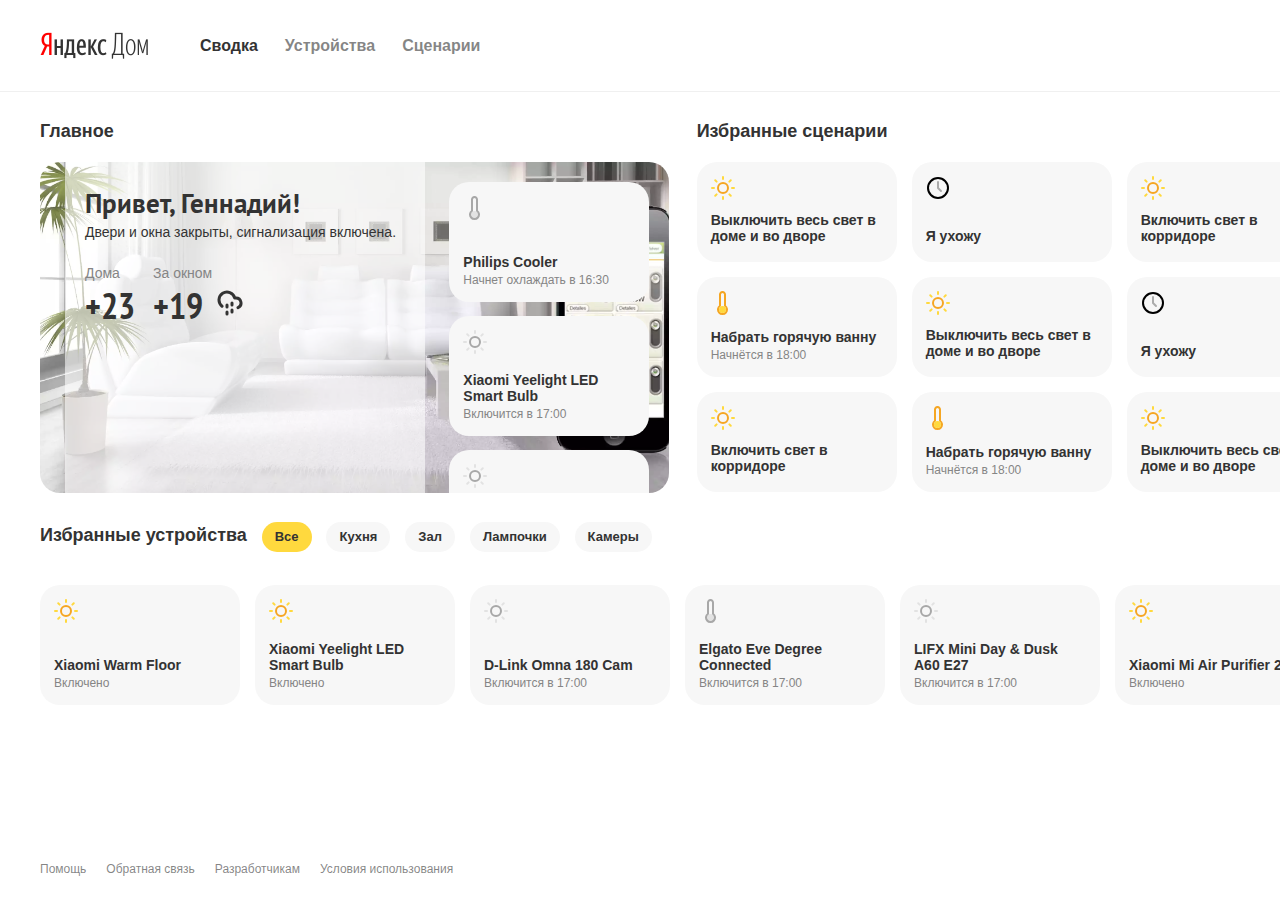
<file: prelast-sw.html>
<!doctype html>
<html>

<head>
    <meta charset="utf-8">
    <title>Smarthome</title>
    <link rel="shortcut icon" href="favicon.ico"  type="image/x-icon">
    <link rel="preload" href="./modal.css" as="style" onload="this.rel='stylesheet'">
    <link rel="preload" as="image" href="./assets/logo.png">
    <link rel="preload" as="image" href="./assets/sh.webp">
    <link rel="preload" as="image" href="./assets/cloud-drizzle.svg">
    <link rel="preload" as="image" href="./assets/panel__icon_clock.svg">
    <link rel="preload" as="image" href="./assets/panel__icon_light_off.svg">
    <link rel="preload" as="image" href="./assets/panel__icon_light_on.svg">
    <link rel="preload" as="image" href="./assets/panel__icon_temp_off.svg">
    <link rel="preload" as="image" href="./assets/panel__icon_temp_on.svg">
    <link rel="preload" href="./fonts/subset-PTSans-Bold.woff2" as="font" type="font/woff2" crossorigin>
    <link rel="preload" href="./fonts/subset-PTSans-NarrowBold.woff2" as="font" type="font/woff2" crossorigin>
    <script src="s.js" async></script>
    <style type="text/css">
    *{box-sizing:border-box}html{font-size:100%;-webkit-text-size-adjust:100%;height:100%}a{color:#2c3e50;text-decoration:none}label{display:block;margin-bottom:5px}article,aside,details,figcaption,figure,footer,header,hgroup,nav,section{display:block}button,input,select,textarea{margin:0;font-size:100%;vertical-align:middle}button,input{line-height:normal}button,html input[type='button'],input[type='reset'],input[type='submit']{cursor:pointer;-webkit-appearance:button}label,select,button,input[type='button'],input[type='reset'],input[type='submit'],input[type='radio'],input[type='checkbox']{cursor:pointer}label,input,button,select,textarea{font-size:15px;font-weight:400;line-height:20px}input,button,select,textarea{font-family:'PT Sans','Helvetica Neue',Helvetica,Arial,sans-serif}input,textarea,.uneditable-input{width:206px}input[type='radio'],input[type='checkbox']{margin:4px 0 0;line-height:normal}input[type='file'],input[type='image'],input[type='submit'],input[type='reset'],input[type='button'],input[type='radio'],input[type='checkbox']{width:auto}.link,.link:active,.link:visited{color:rgba(51,51,51,.6)}.link{text-decoration:none}.link_active,.link:hover{color:inherit}
    </style>
</head>

<style>.page{background-color: #fff;height:100%;font:14px Arial,sans-serif;color:#333;line-height:1.143;margin:0 auto;padding:0;width:1366px}</style>

<body class="page">
    <script>
    if (navigator.serviceWorker) {
        navigator.serviceWorker.register('/shri2018-2-performance/sw.js', {scope: '/shri2018-2-performance/'})
    }
    </script>
    <style>.page__wrapper{display:flex;flex-direction:column;height:100%}</style>
    <div class="page__wrapper">
        <style>.page__wrapper-content{flex:1 0 auto}</style>
        <div class="page__wrapper-content">
            <style>.header{width:100%;height:92px;padding:0 40px;border-bottom:1px solid #f0f0f0;display:flex;align-items:center;background:#fff}.logo{display:inline-block;width:108px;height:27px;position:relative;background-image:url(./assets/logo.png);background-repeat:no-repeat;background-position:left top;background-size:cover}.logo__ya{display:block;position:absolute;z-index:10;outline:0;height:100%;width:69px;left:0;top:0}.logo__ya-sub{display:block;position:absolute;z-index:5;outline:0;height:100%;width:100%;left:0;top:0}.menu{margin-left:52px}.menu__item{margin-right:27px;font-size:16px;font-weight:700;line-height:20px}.menu__list{display:flex;justify-content:flex-start;list-style:none;padding:0;margin:0}
                </style>
            <header class="header">
                <div class="logo header__logo">
                    <a href="yandex.ru" class="link logo__ya"></a>
                    <a href="#" class="link logo__ya-sub"></a>
                </div>
                <nav class="menu">
                    <ul class="menu__list">
                        <li class="menu__item">
                            <a href="#" class="link menu__link link_active">Сводка</a>
                        </li>
                        <li class="menu__item">
                            <a href="#" class="link menu__link">Устройства</a>
                        </li>
                        <li class="menu__item">
                            <a href="#" class="link menu__link">Сценарии</a>
                        </li>
                    </ul>
                </nav>
            </header>

            <style>.content{width:100%;display:flex;flex-wrap:wrap;justify-content:space-between;padding-top:29px}.content__item{width:100%;margin-bottom:29px;position:relative}.content__item_half{width:49%}.content__item_main{padding-left:40px}.content__item_scenarios{padding-right:40px}.content__item-header{font-size:18px;font-weight:700;margin-bottom:20px}.content__item-header_devices{padding-left:40px;display:inline-block;margin-right:11px}</style>
            <main class="content">
                <div class="content__item content__item_half content__item_main">
                    <div class="content__item-header">Главное</div>
                    <style>.main{height:331px;border-radius:20px;padding:0 20px 0 25px;display:flex;justify-content:space-between;background:url(assets/sh.webp) center center/cover no-repeat}</style>
                    <section class="main">
                        <style>.main__info{width:61.585%;padding-top:20px;padding-left:20px;background:rgba(255,255,255,.6)}</style>
                        <div class="main__info">
                            <style>@font-face{font-family:'PT Sans';font-style:normal;font-weight:700;src:local('PT Sans Bold'),url(./fonts/subset-PTSans-Bold.woff2) format('woff2')}.main__greeting{font-family:'PT Sans','Helvetica Neue',Helvetica,Arial,sans-serif;margin-top:6px;font-size:27px;font-weight:700}</style>
                            <div class="main__greeting">Привет, Геннадий!</div>
                            <style>.main__status{margin-top:6px;line-height:16px}</style>
                            <div class="main__status">Двери и окна закрыты, сигнализация включена.</div>
                            <style>.weather{display:flex}.main__weather{margin-top:25px}</style>
                            <div class="weather main__weather">
                                <style>.weather__item{margin-right:18px}</style>
                                <div class="weather__item">
                                    <style>@font-face{font-family:'PT Sans Narrow';font-weight:700;src:local('PT Sans Narrow Bold'),url(./fonts/subset-PTSans-NarrowBold.woff2) format('woff2')}.weather__item-title{color:#858585;margin-bottom:4px}.weather__item-temp{font-size:36px;font-weight:700;line-height:1.16;font-family:'PT Sans Narrow','Helvetica Neue',Helvetica,Arial,sans-serif}</style>
                                    <div class="weather__item-title">Дома</div>
                                    <div class="weather__item-temp">+23</div>
                                </div>
                                <style>.weather__item_outside{padding-right:31px}.weather__item_cloud-drizzle{background:url("assets/cloud-drizzle.svg") 100% 70%/26px no-repeat}</style>
                                <div class="weather__item weather__item_outside weather__item_cloud-drizzle">
                                    <div class="weather__item-title">За окном</div>
                                    <div class="weather__item-temp">+19</div>
                                </div>
                            </div>
                        </div>
                        <style>.main__upcoming-wrapper{width:200px;height:100%;overflow:hidden}</style>
                        <div class="main__upcoming-wrapper">
                            <style>.main__upcoming{width:220px;height:100%;overflow-y:scroll}</style>
                            <div class="main__upcoming">
                                <style>.panel{padding:14px;min-height:100px;width:200px;border-radius:20px;display:flex;flex-direction:column;justify-content:space-between;flex-shrink:0;background:#f7f7f7;cursor:pointer;transition:opacity 0.3s ease-out}.panel:hover{background:#fff;box-shadow:0 2px 6px 0 rgba(197,186,186,.5)}.panel:active{box-shadow:none}.main__panel{margin-bottom:14px;position:relative}.panel_device{height:120px}.panel_first{margin-top:20px}</style>
                                <div class="panel main__panel panel_device panel_first">
                                    <style>.panel__icon{width:24px;height:24px}.panel__icon_temp_off{background:url("assets/panel__icon_temp_off.svg") center center/contain no-repeat}.panel__icon_temp_on{background:url("assets/panel__icon_temp_on.svg") center center/contain no-repeat}.panel__icon_light_off{background:url("assets/panel__icon_light_off.svg") center center/contain no-repeat}.panel__icon_light_on{background:url("assets/panel__icon_light_on.svg") center center/contain no-repeat}.panel__icon_clock{background:url("assets/panel__icon_clock.svg") center center/contain no-repeat}</style>
                                    <div class="panel__icon panel__icon_temp_off"></div>
                                    <div class="panel__text">
                                        <style>.panel__title{font-weight:700;margin-bottom:4px}</style>
                                        <div class="panel__title">Philips Cooler</div>
                                        <style>.panel__sub{font-size:12px;color:#858585}</style>
                                        <div class="panel__sub">Начнет охлаждать в 16:30</div>
                                    </div>
                                </div>
                                <div class="panel main__panel panel_device">
                                    <div class="panel__icon panel__icon_light_off"></div>
                                    <div class="panel__text">
                                        <div class="panel__title">Xiaomi Yeelight LED Smart Bulb</div>
                                        <div class="panel__sub">Включится в 17:00</div>
                                    </div>
                                </div>
                                <div class="panel main__panel panel_device panel_out_bot">
                                    <div class="panel__icon panel__icon_light_off"></div>
                                    <div class="panel__text">
                                        <div class="panel__title">Xiaomi Yeelight LED Smart Bulb</div>
                                        <div class="panel__sub">Включится в 17:00</div>
                                    </div>
                                </div>
                                <div class="panel main__panel panel_device panel_out_bot">
                                    <style>img{width:auto;height:auto;max-width:100%;vertical-align:middle;border:0}</style>
                                </div>
                            </div>
                        </div>
                    </section>
                </div>
                <div class="content__item content__item_half content__item_scenarios">
                    <div class="content__item-header">
                        Избранные сценарии
                    </div>
                    <style>.paginator{height:16px;width:47px;display:flex;justify-content:space-between}.scenarios__paginator{position:absolute;top:0;right:40px}.paginator div{width:16px}</style>
                    <div class="paginator scenarios__paginator">
                        <style>.paginator__arrow{opacity:1;cursor:pointer}.paginator__arrow:hover{opacity:.5}.paginator__arrow:active{opacity:.3}.paginator__arrow_disabled{opacity:.3}</style>
                        <div class="paginator__arrow paginator__arrow_disabled paginator__arrow_left">
                            <svg viewBox="0 0 9 16" width="100%" height="16px">
                                <path fill="currentColor" fill-rule="evenodd" d="M8.7 14.3c.4.4.4 1 0 1.4-.4.4-1 .4-1.4 0l-7-7c-.4-.4-.4-1 0-1.4l7-7c.4-.4 1-.4 1.4 0 .4.4.4 1 0 1.4L2.4 8l6.3 6.3z"></path>
                            </svg>
                        </div>
                        <div class="paginator__arrow paginator__arrow_right">
                            <svg viewBox="0 0 9 16" width="100%" height="16px">
                                <path fill="currentColor" fill-rule="evenodd" d="M.3 14.3c-.4.4-.4 1.02 0 1.4.38.4 1 .4 1.4 0l7-7c.4-.4.4-1.02 0-1.4l-7-7C1.3-.1.68-.1.3.3c-.4.38-.4 1 0 1.4L6.6 8 .3 14.3z"></path>
                            </svg>
                        </div>
                    </div>
                    <style>.scenarios{max-height:331px;background:#fff;display:flex;justify-content:flex-start;overflow-x:hidden}</style>
                    <section class="scenarios">
                        <style>.scenarios__page{display:grid;grid-template-columns:repeat(3,200px);grid-template-rows:repeat(3,100px);grid-column-gap:15px;grid-row-gap:15px;justify-content:space-between;margin-right:15px}</style>
                        <div class="scenarios__page">
                            <div class="panel scenarios__panel">
                                <div class="panel__icon panel__icon_light_on"></div>
                                <div class="panel__text">
                                    <div class="panel__title">Выключить весь свет в доме и во дворе</div>
                                </div>
                            </div>
                            <div class="panel scenarios__panel">
                                <div class="panel__icon panel__icon_clock"></div>
                                <div class="panel__text">
                                    <div class="panel__title">Я ухожу</div>
                                </div>
                            </div>
                            <div class="panel scenarios__panel">
                                <div class="panel__icon panel__icon_light_on"></div>
                                <div class="panel__text">
                                    <div class="panel__title">Включить свет в корридоре</div>
                                </div>
                            </div>
                            <div class="panel scenarios__panel">
                                <div class="panel__icon panel__icon_temp_on"></div>
                                <div class="panel__text">
                                    <div class="panel__title">Набрать горячую ванну</div>
                                    <div class="panel__sub">Начнётся в 18:00</div>
                                </div>
                            </div>
                            <div class="panel scenarios__panel">
                                <div class="panel__icon panel__icon_light_on"></div>
                                <div class="panel__text">
                                    <div class="panel__title">Выключить весь свет в доме и во дворе</div>
                                </div>
                            </div>
                            <div class="panel scenarios__panel">
                                <div class="panel__icon panel__icon_clock"></div>
                                <div class="panel__text">
                                    <div class="panel__title">Я ухожу</div>
                                </div>
                            </div>
                            <div class="panel scenarios__panel">
                                <div class="panel__icon panel__icon_light_on"></div>
                                <div class="panel__text">
                                    <div class="panel__title">Включить свет в корридоре</div>
                                </div>
                            </div>
                            <div class="panel scenarios__panel">
                                <div class="panel__icon panel__icon_temp_on"></div>
                                <div class="panel__text">
                                    <div class="panel__title">Набрать горячую ванну</div>
                                    <div class="panel__sub">Начнётся в 18:00</div>
                                </div>
                            </div>
                            <div class="panel scenarios__panel">
                                <div class="panel__icon panel__icon_light_on"></div>
                                <div class="panel__text">
                                    <div class="panel__title">Выключить весь свет в доме и во дворе</div>
                                </div>
                            </div>
                        </div>
                        <div class="scenarios__page">
                            <div class="panel scenarios__panel">
                                <div class="panel__icon panel__icon_clock"></div>
                                <div class="panel__text">
                                    <div class="panel__title">Я ухожу</div>
                                </div>
                            </div>
                        </div>
                    </section>
                </div>
                <style>
                    .devices{display:flex;justify-content:flex-start;overflow-x:hidden;padding:20px 0 6px 40px}.devices::after{content:'';display:inline-block;min-width:25px}
                </style>
                <div class="content__item content__item_devices">
                    <span class="content__item-header content__item-header_devices">
                        Избранные устройства
                    </span>
                    <style>.filter__select{display:none}.filter__item-label{display:inline-block;font-size:13px;line-height:1;font-weight:700;background:#f7f7f7;min-height:30px;padding:8px 13px;border-radius:15px;margin-right:11px;cursor:pointer}.filter__item-label:hover{background:#ffd93e}.filter__item-radio{display:none}.filter__item-radio:checked+label{background:#ffd93e}.filter__item-radio_kitchen:checked~.devices .panel{display:none}.filter__item-radio_kitchen:checked~.devices .panel_kitchen{display:flex}.filter__item-radio_room:checked~.devices .panel{display:none}.filter__item-radio_room:checked~.devices .panel_room{display:flex}.filter__item-radio_lamp:checked~.devices .panel{display:none}.filter__item-radio_lamp:checked~.devices .panel_lamp{display:flex}.filter__item-radio_cam:checked~.devices .panel{display:none}.filter__item-radio_cam:checked~.devices .panel_cam{display:flex}</style>
                    <div class="filter__select">
                        <button class="filter__select-button" type="button">
                            <span class="button__text">Все</span>
                            <svg xmlns="http://www.w3.org/2000/svg" width="11" height="6">
                                <path d="M10.3 0L5.5 4.7.7 0 0 .7 5.5 6 11 .7z" />
                            </svg>
                        </button>
                        <div class="filter__select-popup" aria-hidden="true">
                            <div class="filter__select-menu">
                                <div class="filter__select-item filter__select-item_checked" data-group="all">Все</div>
                                <div class="filter__select-item" data-group="kitchen">Кухня</div>
                                <div class="filter__select-item" data-group="room">Зал</div>
                                <div class="filter__select-item" data-group="lamp">Лампочки</div>
                                <div class="filter__select-item" data-group="cam">Камеры</div>
                            </div>
                        </div>
                    </div>
                    <input class="filter__item-radio filter__item_devices filter__item-radio_all" type="radio" name="filter"
                        id="all" checked>
                    <label class="filter__item-label filter__item_devices" for="all">Все</label>
                    <input class="filter__item-radio filter__item_devices filter__item-radio_kitchen" type="radio" name="filter"
                        id="kitchen">
                    <label class="filter__item-label filter__item_devices" for="kitchen">Кухня</label>
                    <input class="filter__item-radio filter__item_devices filter__item-radio_room" type="radio" name="filter"
                        id="room">
                    <label class="filter__item-label filter__item_devices" for="room">Зал</label>
                    <input class="filter__item-radio filter__item_devices filter__item-radio_lamp" type="radio" name="filter"
                        id="lamp">
                    <label class="filter__item-label filter__item_devices" for="lamp">Лампочки</label>
                    <input class="filter__item-radio filter__item_devices filter__item-radio_cam" type="radio" name="filter"
                        id="cam">
                    <label class="filter__item-label filter__item_devices" for="cam">Камеры</label>
                    <style>.devices__paginator{position:absolute;top:0;right:40px}</style>
                    <div class="paginator devices__paginator">
                        <div class="paginator__arrow paginator__arrow_disabled paginator__arrow_left">
                            <svg viewBox="0 0 9 16" width="100%" height="16px">
                                <path fill="currentColor" fill-rule="evenodd" d="M8.7 14.3c.4.4.4 1 0 1.4-.4.4-1 .4-1.4 0l-7-7c-.4-.4-.4-1 0-1.4l7-7c.4-.4 1-.4 1.4 0 .4.4.4 1 0 1.4L2.4 8l6.3 6.3z"></path>
                            </svg>
                        </div>
                        <div class="paginator__arrow paginator__arrow_right">
                            <svg viewBox="0 0 9 16" width="100%" height="16px">
                                <path fill="currentColor" fill-rule="evenodd" d="M.3 14.3c-.4.4-.4 1.02 0 1.4.38.4 1 .4 1.4 0l7-7c.4-.4.4-1.02 0-1.4l-7-7C1.3-.1.68-.1.3.3c-.4.38-.4 1 0 1.4L6.6 8 .3 14.3z"></path>
                            </svg>
                        </div>
                    </div>
                    <section class="devices">
                        <style>.devices__panel{margin-right:15px}</style>
                        <div class="panel panel_device devices__panel panel_room panel_floor">
                            <div class="panel__icon panel__icon_light_on"></div>
                            <div class="panel__text">
                                <div class="panel__title">Xiaomi Warm Floor</div>
                                <div class="panel__sub">Включено</div>
                            </div>
                        </div>
                        <div class="panel panel_device devices__panel panel_lamp">
                            <div class="panel__icon panel__icon_light_on"></div>
                            <div class="panel__text">
                                <div class="panel__title">Xiaomi Yeelight LED Smart Bulb</div>
                                <div class="panel__sub">Включено</div>
                            </div>
                        </div>
                        <div class="panel panel_device devices__panel panel_cam">
                            <div class="panel__icon panel__icon_light_off"></div>
                            <div class="panel__text">
                                <div class="panel__title">D-Link Omna 180 Cam</div>
                                <div class="panel__sub">Включится в 17:00</div>
                            </div>
                        </div>
                        <div class="panel panel_device devices__panel panel_room panel_temp">
                            <div class="panel__icon panel__icon_temp_off"></div>
                            <div class="panel__text">
                                <div class="panel__title">Elgato Eve Degree Connected</div>
                                <div class="panel__sub">Включится в 17:00</div>
                            </div>
                        </div>
                        <div class="panel panel_device devices__panel panel_lamp">
                            <div class="panel__icon panel__icon_light_off"></div>
                            <div class="panel__text">
                                <div class="panel__title">LIFX Mini Day & Dusk A60 E27</div>
                                <div class="panel__sub">Включится в 17:00</div>
                            </div>
                        </div>
                        <div class="panel panel_device devices__panel panel_room">
                            <div class="panel__icon panel__icon_light_on"></div>
                            <div class="panel__text">
                                <div class="panel__title">Xiaomi Mi Air Purifier 2S</div>
                                <div class="panel__sub">Включено</div>
                            </div>
                        </div>
                        <div class="panel panel_device devices__panel panel_lamp">
                            <div class="panel__icon panel__icon_light_off"></div>
                            <div class="panel__text">
                                <div class="panel__title">Philips Zhirui</div>
                                <div class="panel__sub">Выключено</div>
                            </div>
                        </div>
                        <div class="panel panel_device devices__panel panel_kitchen">
                            <div class="panel__icon panel__icon_light_on"></div>
                            <div class="panel__text">
                                <div class="panel__title">Philips Purifier</div>
                                <div class="panel__sub">Включено</div>
                            </div>
                        </div>
                    </section>
                </div>
            </main>
        </div>
        <style>.footer{flex:0 0 auto;display:flex;justify-content:flex-start;align-items:center;flex-wrap:wrap;padding-left:40px;width:100%;height:60px;font-size:12px}</style>
        <footer class="footer">
            <style>.footer__link{margin-right:20px}</style>
            <a href="#" class="link footer__link">Помощь</a>
            <a href="#" class="link footer__link">Обратная связь</a>
            <a href="#" class="link footer__link">Разработчикам</a>
            <a href="#" class="link footer__link">Условия использования</a>
        </footer>
    </div>
    <div class="modal modal_temp">
        <div class="modal__content">
            <div class="modal__body">
                <div class="modal__title">Elgato Eve Degree Connected</div>
                <div class="modal__value modal__value_temp">+23</div>
                <div class="modal__status">Включено</div>
                <div class="modal__filter">
                    <div class="filter__item-label modal__filter-item_temp" id="manual">Вручную</div>
                    <div class="filter__item-label modal__filter-item_temp" id="cold">Холодно</div>
                    <div class="filter__item-label modal__filter-item_temp" id="warm">Тепло</div>
                    <div class="filter__item-label modal__filter-item_temp" id="hot">Жарко</div>
                </div>
                <div class="adjust-bar__container adjust-bar__container_theme_temp modal__adjust">
                    <input class="adjust-bar adjust-bar_theme_temp" type="range" name="lightRange" id="lightRange"
                        value="23" min="-10" max="30" orient="vertical">
                </div>
            </div>
            <div class="modal__controls">
                <div class="button button_size_l button_color_yellow modal__button">Применить</div>
                <div class="button button_size_l modal__button modal_close">Закрыть</div>
            </div>
        </div>
    </div>
    <div class="modal modal_light">
        <div class="modal__content">
            <div class="modal__body">
                <div class="modal__title">Xiaomi Yeelight LED Smart Bulb</div>
                <div class="modal__value modal__value_light"></div>
                <div class="modal__status">Включено</div>
                <div class="modal__filter">
                    <div class="filter__item-label modal__filter-item" id="manual">Вручную</div>
                    <div class="filter__item-label modal__filter-item" id="day">Дневной свет</div>
                    <div class="filter__item-label modal__filter-item" id="evening">Вечерний свет</div>
                    <div class="filter__item-label modal__filter-item" id="dawn">Рассвет</div>
                </div>
                <div class="adjust-bar__container adjust-bar__container_theme_light modal__adjust">
                    <input class="adjust-bar adjust-bar_theme_light" type="range" name="tempRange" id="lightRange"
                        value="25" min="0" max="50" orient="vertical">
                </div>
            </div>
            <div class="modal__controls">
                <div class="button button_size_l button_color_yellow modal__button">Применить</div>
                <div class="button button_size_l modal__button modal_close">Закрыть</div>
            </div>
        </div>
    </div>
    <div class="modal modal_knob">
        <div class="modal__content">
            <div class="modal__body">
                <div class="modal__title">Xiaomi Warm Floor</div>
                <div class="modal__value modal__value_temp">+23</div>
                <div class="modal__status">Включено</div>
                <div class="knob__wrapper">
                    <div class="knob">
                        <svg viewBox="-110 -110 220 220" id="foobar">
                            <filter id="knob-shadow">
                                <feGaussianBlur in="SourceAlpha" stdDeviation="2" />
                                <feOffset dx="2" dy="0" result="offsetblur" />
                                <feFlood flood-color="rgba(134,121,71,0.45)" />
                                <feComposite in2="offsetblur" operator="in" />
                                <feMerge>
                                    <feMergeNode />
                                    <feMergeNode in="SourceGraphic" />
                                </feMerge>
                            </filter>
                            <g class="knob-container">
                                <circle class="knob_center" cx="0" cy="0" />
                                <circle class="knob__indicator-bg" r="110" cx="0" cy="0" />
                                <circle class="knob__indicator" r="100" cx="0" cy="0" />
                                <circle class="knob__indicator-mask" r="100" cx="0" cy="0" />
                                <circle class="knob__indicator-bounds" r="100" cx="0" cy="0" />
                                <circle class="knob__self" r="89" cx="0" cy="0" />
                                <polygon class="knob__arrow" points="-90,0 -85,5 -85,-5" />
                            </g>
                        </svg>
                        <div class="knob__value">+23</div>
                    </div>
                </div>
            </div>
            <div class="modal__controls">
                <div class="button button_size_l button_color_yellow modal__button">Применить</div>
                <div class="button button_size_l modal__button modal_close">Закрыть</div>
            </div>
        </div>
    </div>
</body>

</html>
</file>
<file: modal.css>
.modal{display:none;flex-direction:column;justify-content:center;align-items:center;position:fixed;z-index:1;left:0;top:0;width:100%;height:100%;overflow:auto;background:rgba(51,51,51,.5)}.modal_open{display:flex}.modal_open .modal__content{animation:modal 0.2s ease forwards}.modal__title{font-size:27px;font-weight:700;margin-bottom:6px}.modal__value{box-sizing:content-box;position:absolute;top:20px;right:20px;font-size:36px;font-weight:700;max-width:62px;height:40px;padding-right:32px}.modal__value_temp{background:url('data:image/svg+xml;utf8,<svg width="24" height="24" xmlns="http://www.w3.org/2000/svg"><g fill="none" fill-rule="evenodd"><path d="M0 0h24v24H0z"/><path d="M14 14.76V3.5a2.5 2.5 0 1 0-5 0v11.26a4.5 4.5 0 1 0 5 0z" stroke="#F5A623" stroke-width="2" stroke-linecap="round" stroke-linejoin="round"/><circle fill="#FFD93E" fill-rule="nonzero" cx="11.5" cy="18.5" r="3.5"/></g></svg>') calc(100% + 10px) 0% / contain no-repeat}.modal__value_light{height:45px;padding-right:45px;background:url('data:image/svg+xml;utf8,<svg width="24" height="24" xmlns="http://www.w3.org/2000/svg"><g fill="none" fill-rule="evenodd"><path d="M-1140-250H226v768h-1366z"/><path d="M0 0h24v24H0z"/><g transform="translate(1 1)" stroke-linecap="round" stroke-linejoin="round" stroke-width="2" stroke="#333"><circle stroke-opacity=".4" cx="11" cy="11" r="5"/><path stroke-opacity=".1" d="M11 0v2m0 18v2M3.22 3.22l1.42 1.42m12.72 12.72l1.42 1.42M0 11h2m18 0h2M3.22 18.78l1.42-1.42M17.36 4.64l1.42-1.42"/></g></g></svg>') right center/contain no-repeat}.modal__status{margin-bottom:20px}.modal__adjust{margin-top:25px}.modal__button{width:48.5%}.modal__content{max-width:640px;width:100%}.modal__body{position:relative;flex-shrink:0;padding:25px;margin-bottom:15px;border-radius:20px;background:#fff}.modal__controls{width:100%;display:flex;justify-content:space-between;flex-wrap:wrap}.adjust-bar{-webkit-appearance:none;appearance:none;outline:none;border-radius:30px;width:100%;height:60px;margin:0;display:flex;justify-content:space-between;align-items:center;position:relative}.adjust-bar::-webkit-slider-thumb{-webkit-appearance:none;appearance:none;cursor:pointer;width:60px;height:60px;border:3px solid rgba(51,51,51,.1);border-radius:30px;box-shadow:0 0 0 4px #fff}.adjust-bar__container_theme_temp{position:relative}.adjust-bar__container_theme_temp::before,.adjust-bar__container_theme_temp::after{color:#fff;font-size:18px;font-weight:700;position:absolute;top:20px;z-index:1;pointer-events:none}.adjust-bar__container_theme_temp::before{content:'–10';left:15px}.adjust-bar__container_theme_temp::after{content:'+30';right:15px}.adjust-bar__container_theme_light{position:relative}.adjust-bar__container_theme_light::before,.adjust-bar__container_theme_light::after{content:'';position:absolute;z-index:1;pointer-events:none}.adjust-bar__container_theme_light::before{top:14px;left:14px;width:30px;height:30px;background:url('data:image/svg+xml;utf8,<svg width="24" height="24" xmlns="http://www.w3.org/2000/svg"><g fill="none" fill-rule="evenodd"><path d="M-1140-250H226v768h-1366z"/><path d="M0 0h24v24H0z"/><g transform="translate(1 1)" stroke-linecap="round" stroke-linejoin="round" stroke="#fff"><circle cx="11" cy="11" r="5"/><path d="M11 0v2m0 18v2M3.22 3.22l1.42 1.42m12.72 12.72l1.42 1.42M0 11h2m18 0h2M3.22 18.78l1.42-1.42M17.36 4.64l1.42-1.42"/></g></g></svg>') center center/contain no-repeat}.adjust-bar__container_theme_light::after{top:13px;right:13px;width:34px;height:34px;background:url('data:image/svg+xml;utf8,<svg width="24" height="24" xmlns="http://www.w3.org/2000/svg"><g fill="none" fill-rule="evenodd"><path d="M-1140-250H226v768h-1366z"/><path d="M0 0h24v24H0z"/><g transform="translate(1 1)" stroke-linecap="round" stroke-linejoin="round" stroke-width="2" stroke="#fff"><circle cx="11" cy="11" r="5"/><path d="M11 0v2m0 18v2M3.22 3.22l1.42 1.42m12.72 12.72l1.42 1.42M0 11h2m18 0h2M3.22 18.78l1.42-1.42M17.36 4.64l1.42-1.42"/></g></g></svg>') center center/contain no-repeat}.adjust-bar_theme_temp{background-image:linear-gradient(90deg,#068fff 0%,#ffd800 50%,#f76b1c 100%)}.adjust-bar_theme_light{background-image:linear-gradient(90deg,#ffe682 0%,#ff9e00 100%)}.button{cursor:pointer;display:flex;justify-content:center;align-items:center;background:#fff}.button_color_yellow{background:#ffd93e}.button_size_l{font-size:18px;font-weight:700;height:60px;border-radius:20px}.button:hover{box-shadow:0 2px 6px 0 rgba(255,225,225,.6)}.button:active{box-shadow:none}.knob{width:220px;height:220px;display:flex;justify-content:center;align-items:center;position:relative}.knob svg{width:220px;height:220px;transform:rotate(90deg)}.knob__indicator{fill:none;stroke:#f5a623;stroke-width:20px;stroke-dasharray:0 629;transform:rotate(29deg)}.knob__indicator-bounds{fill:transparent;stroke:#fff;stroke-width:21px;stroke-dasharray:99 629;transform:rotate(-29deg)}.knob__indicator-bg{fill:rgba(51,51,51,.7)}.knob__indicator-mask{fill:transparent;stroke:#fff;stroke-width:22px;stroke-dasharray:4 1;transform:rotate(1deg)}.knob__self{fill:#fefefe;filter:url('#knob-shadow');cursor:pointer}.knob__value{font-size:66px;font-weight:700;position:absolute;user-select:none;pointer-events:none}.knob__wrapper{display:flex;justify-content:center;align-items:center;height:80%}
</file>
